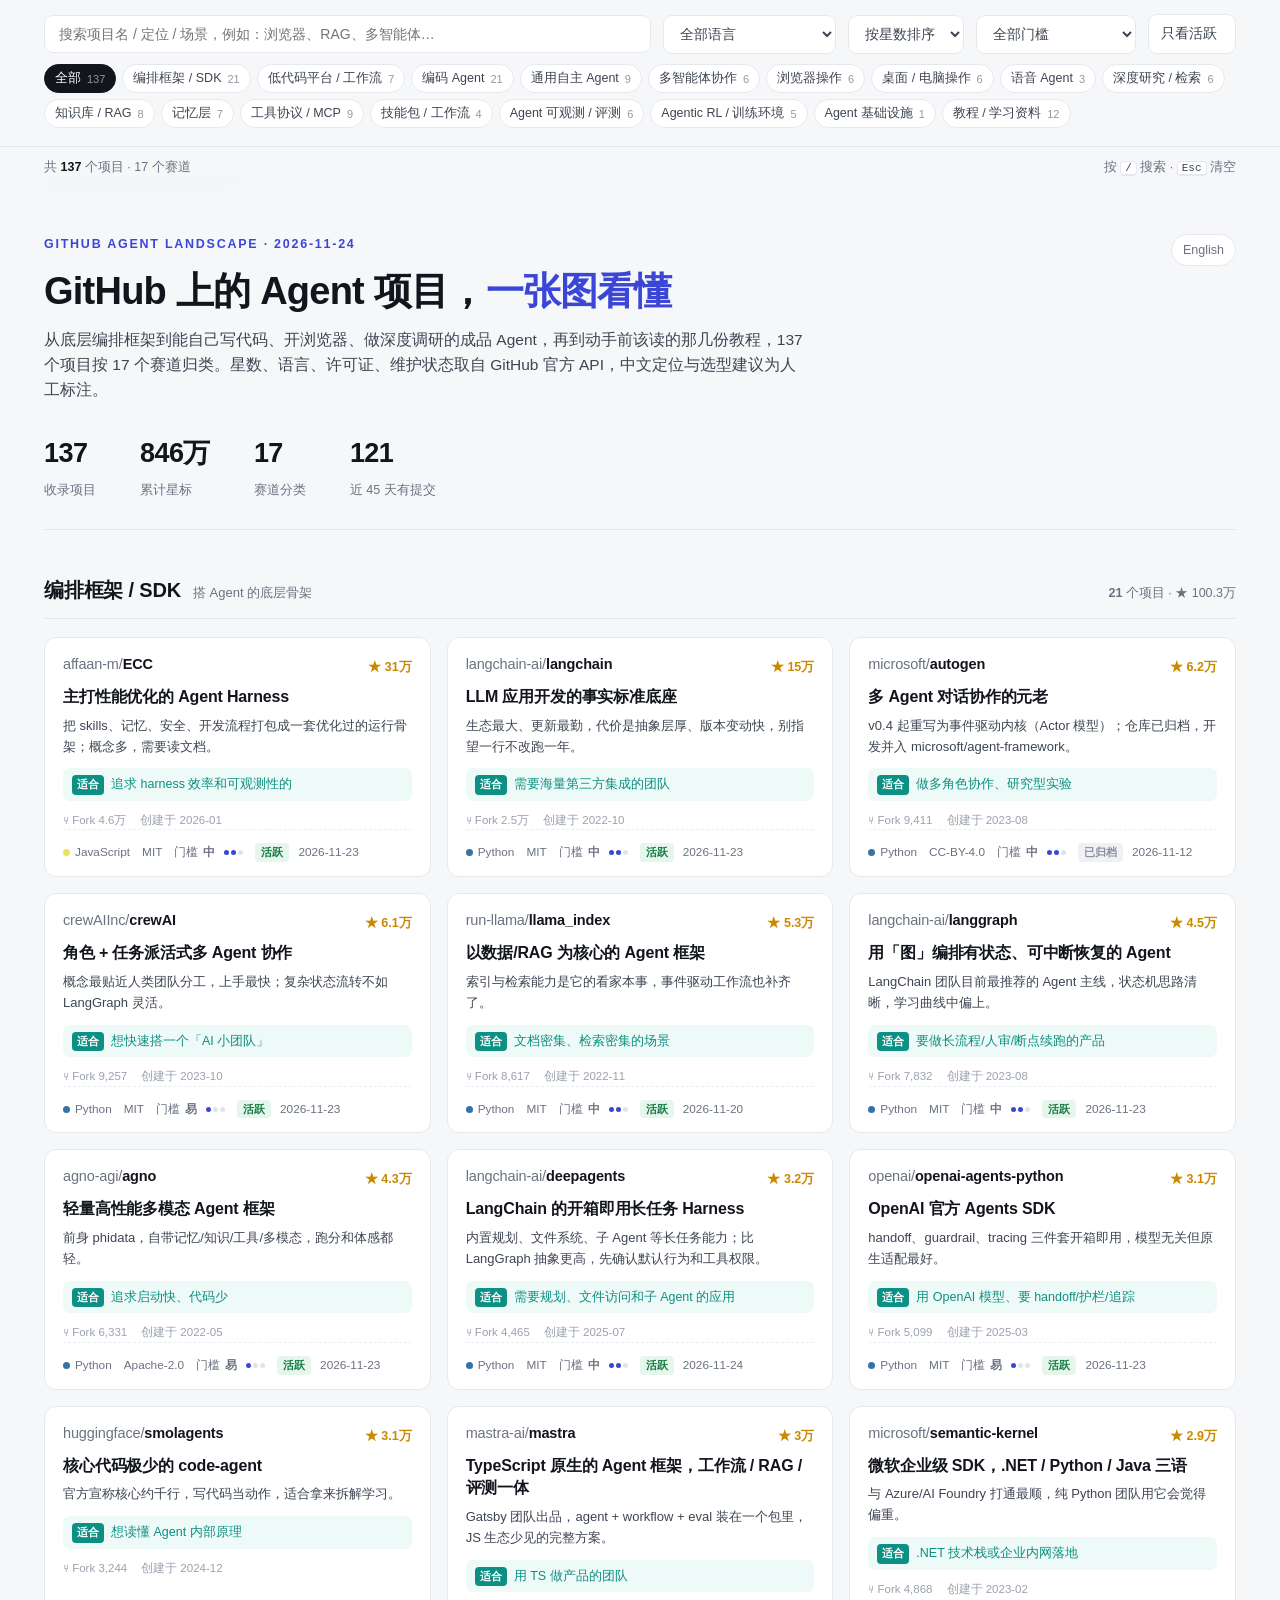
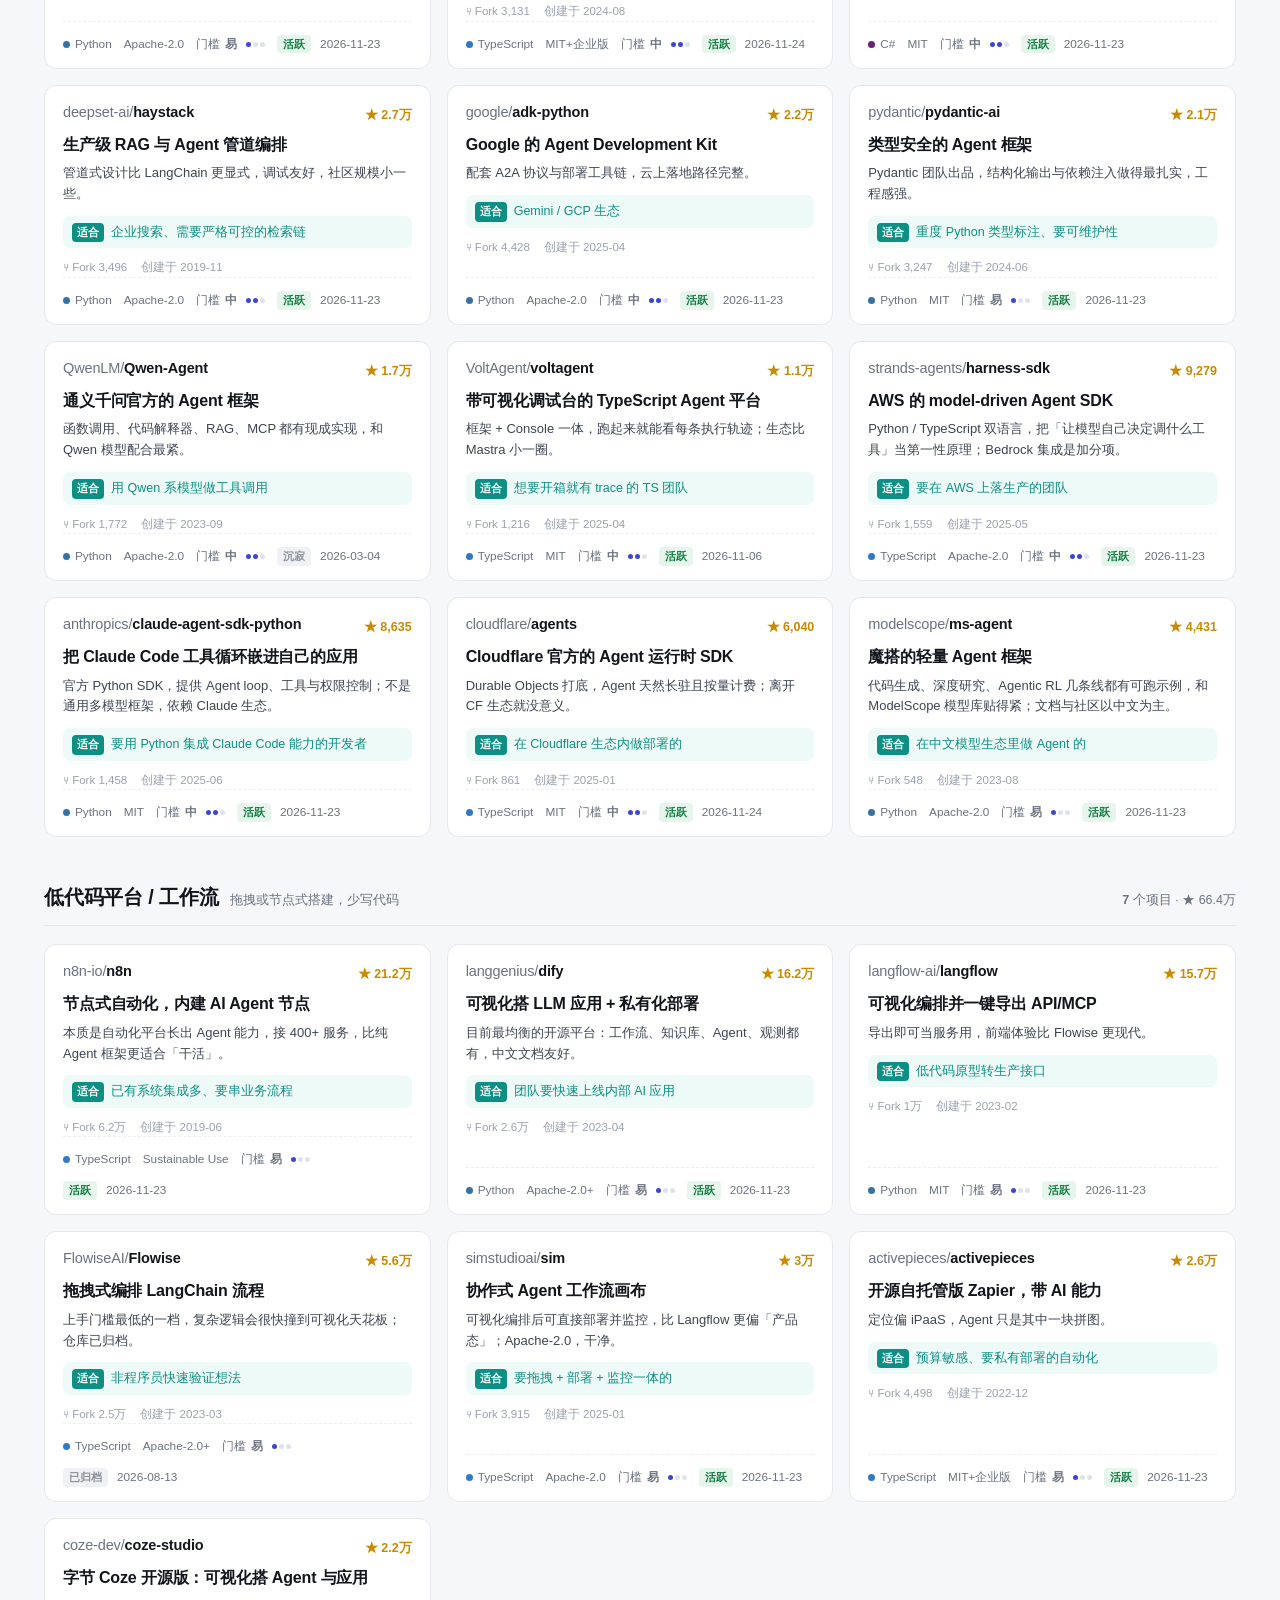
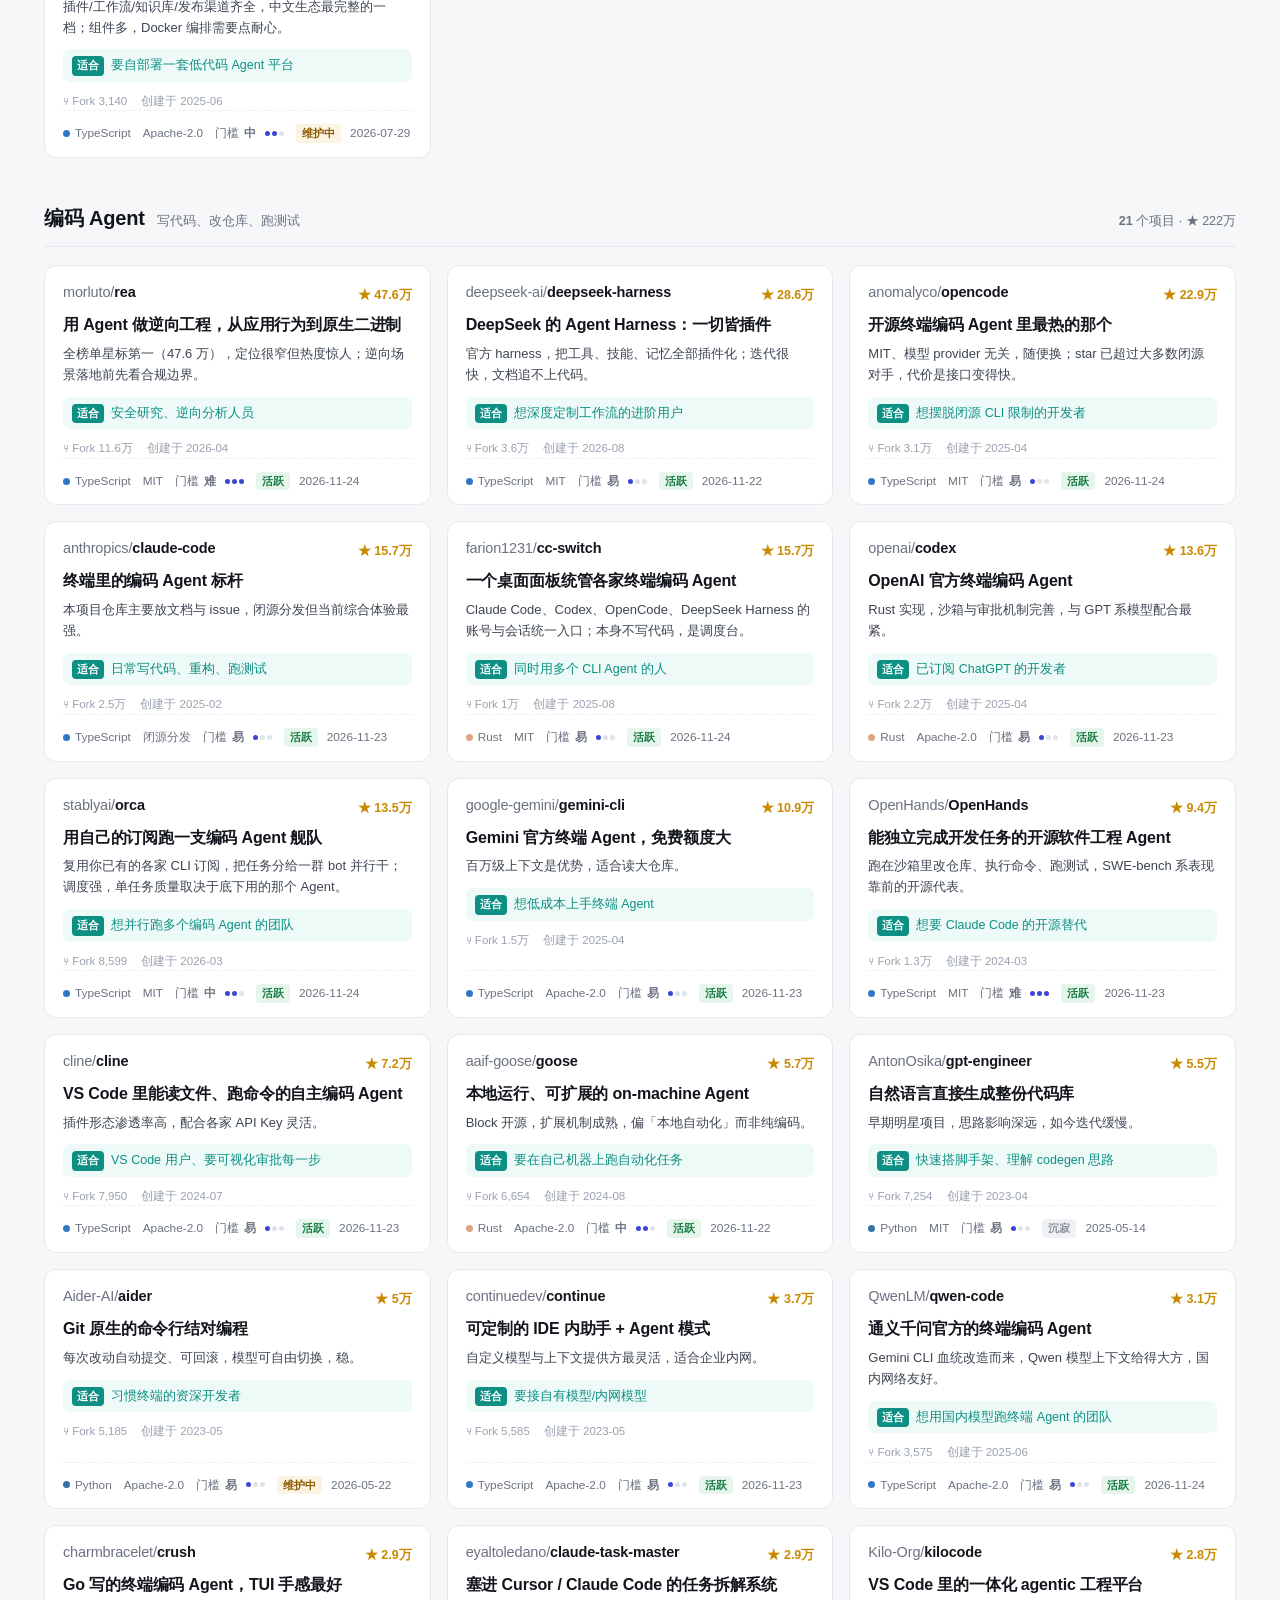
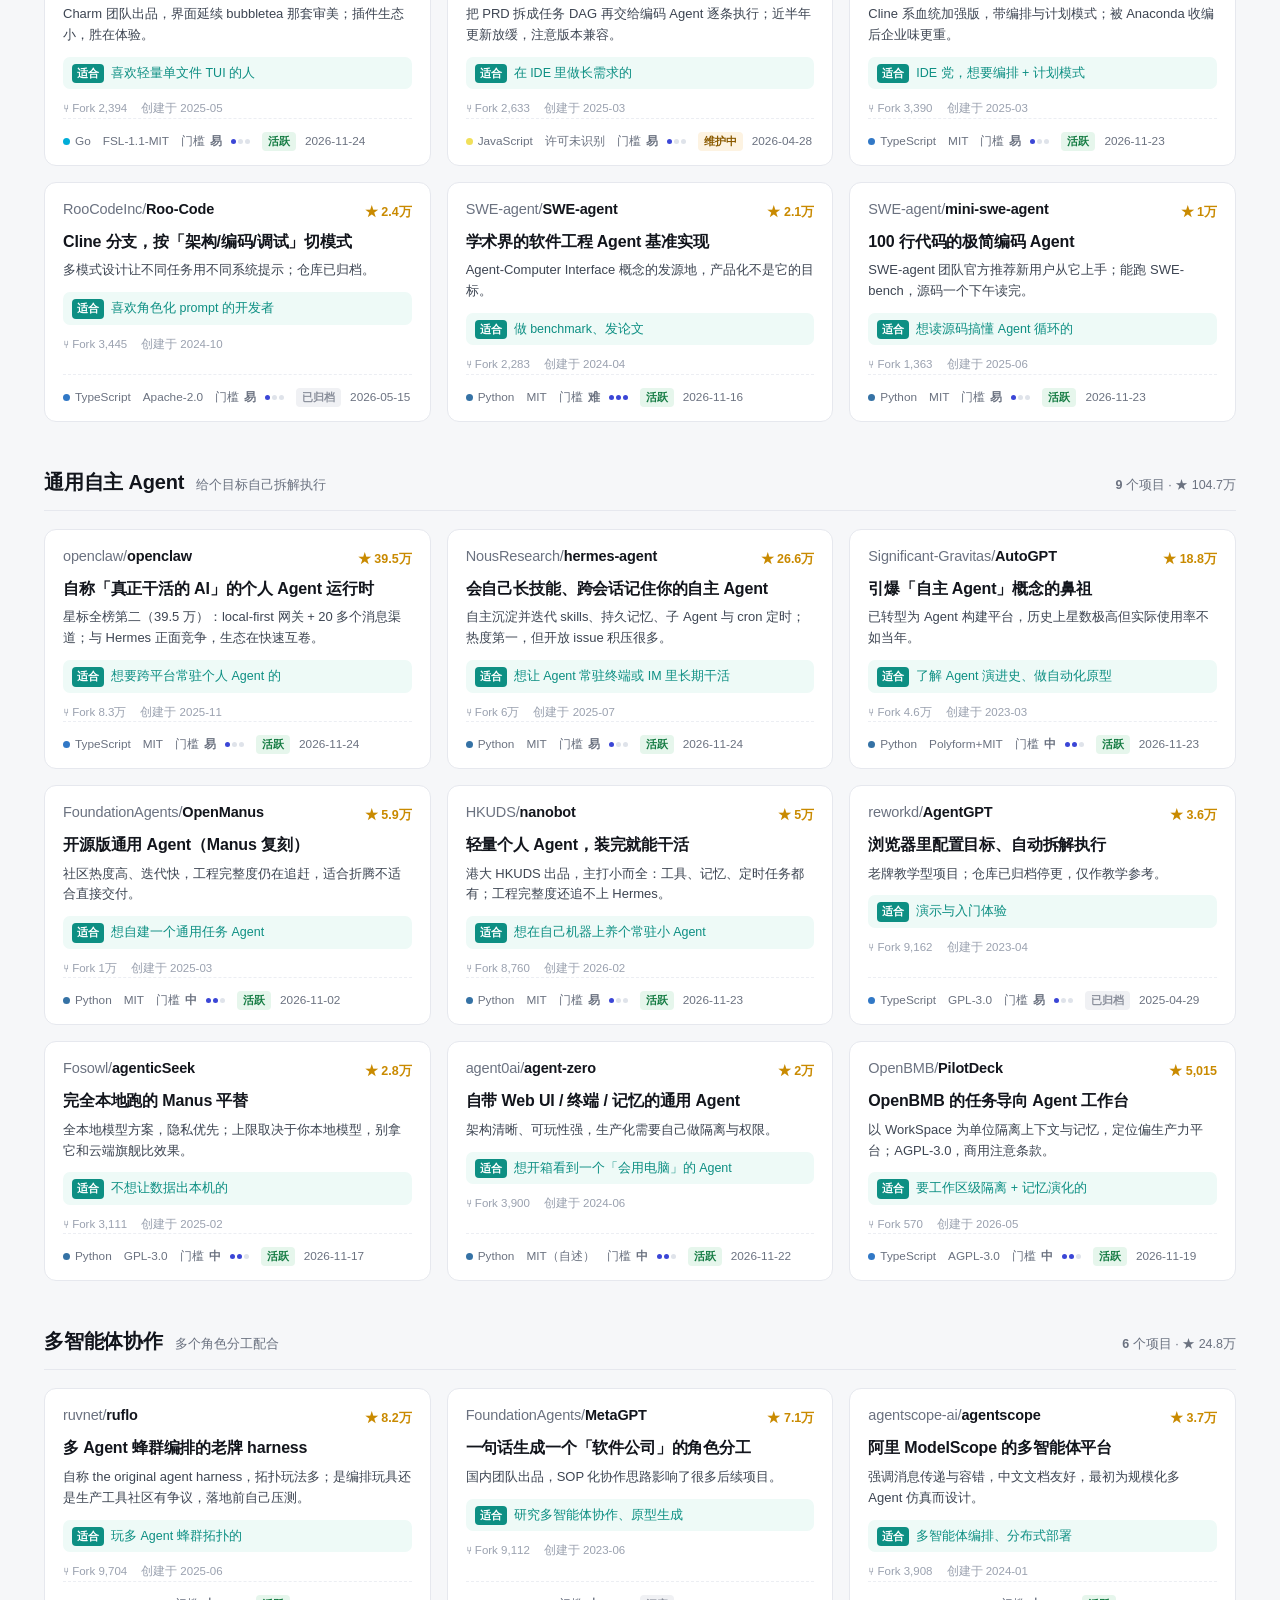
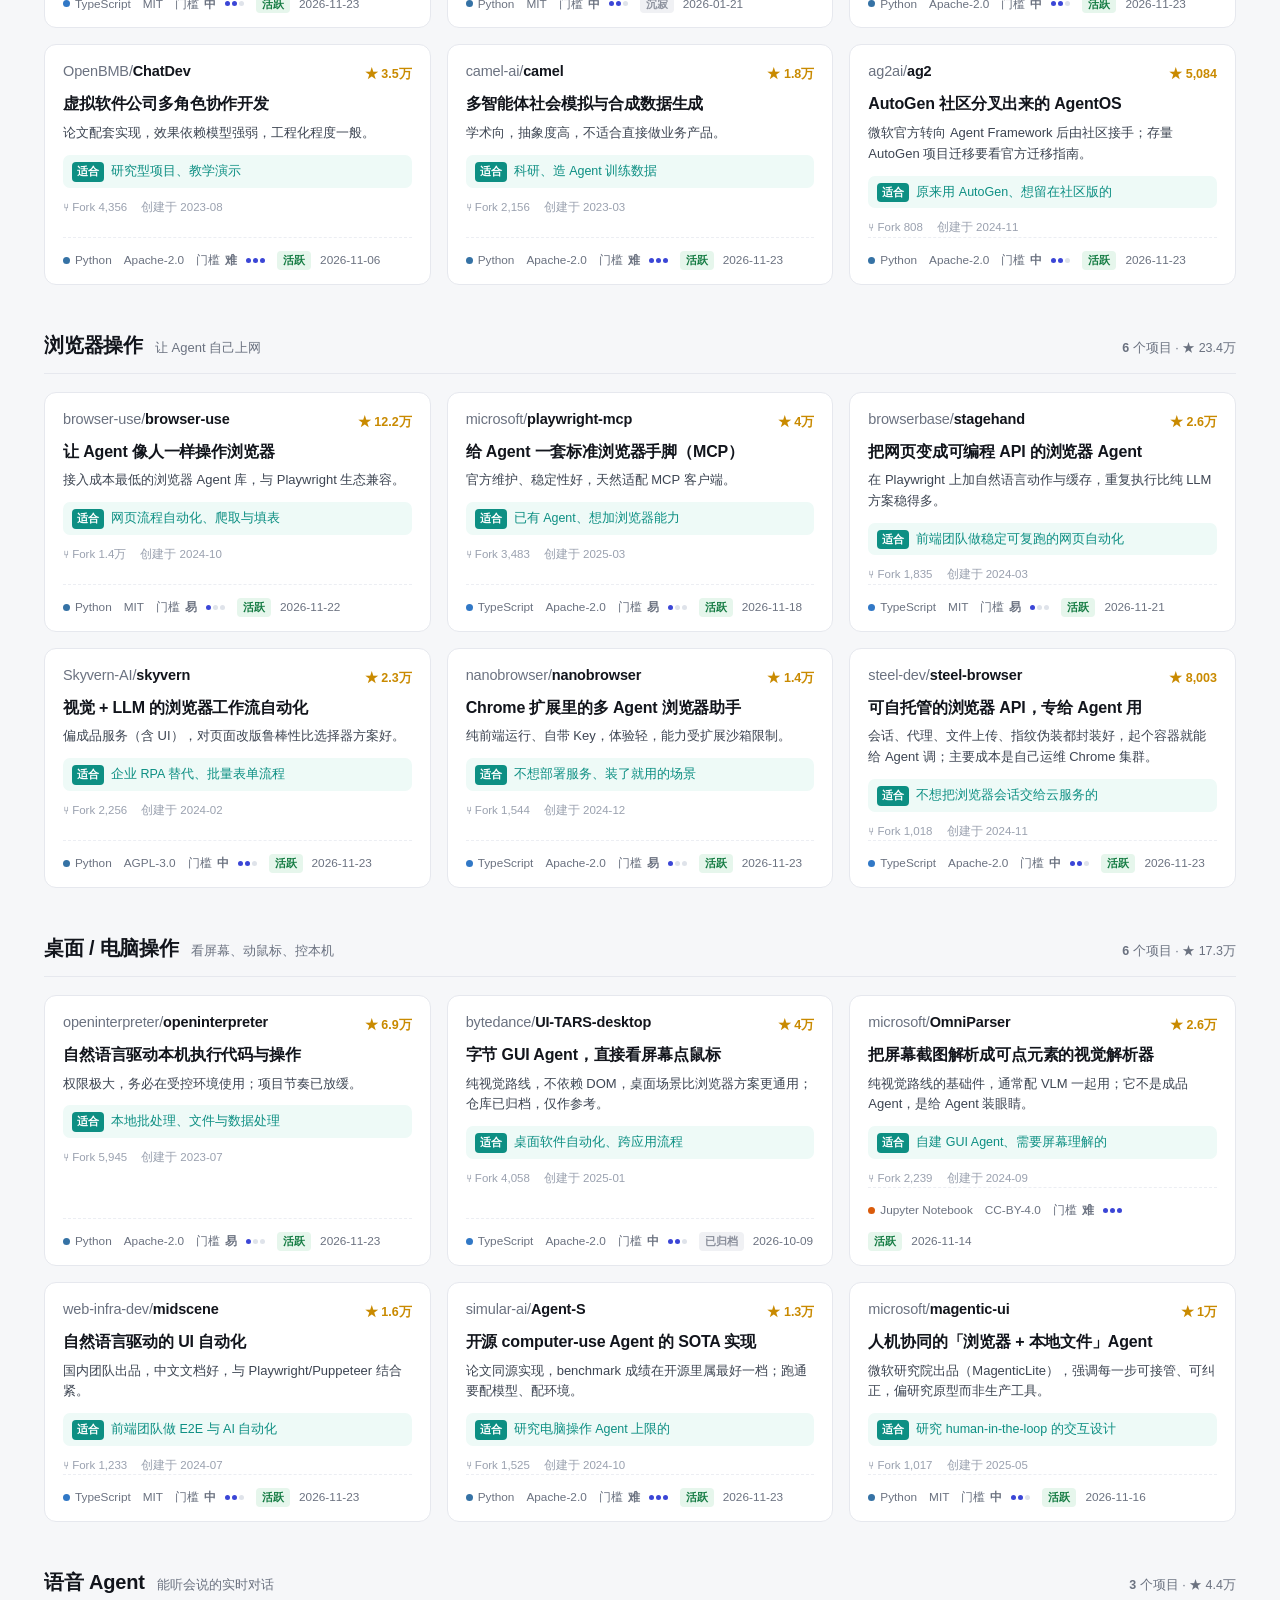
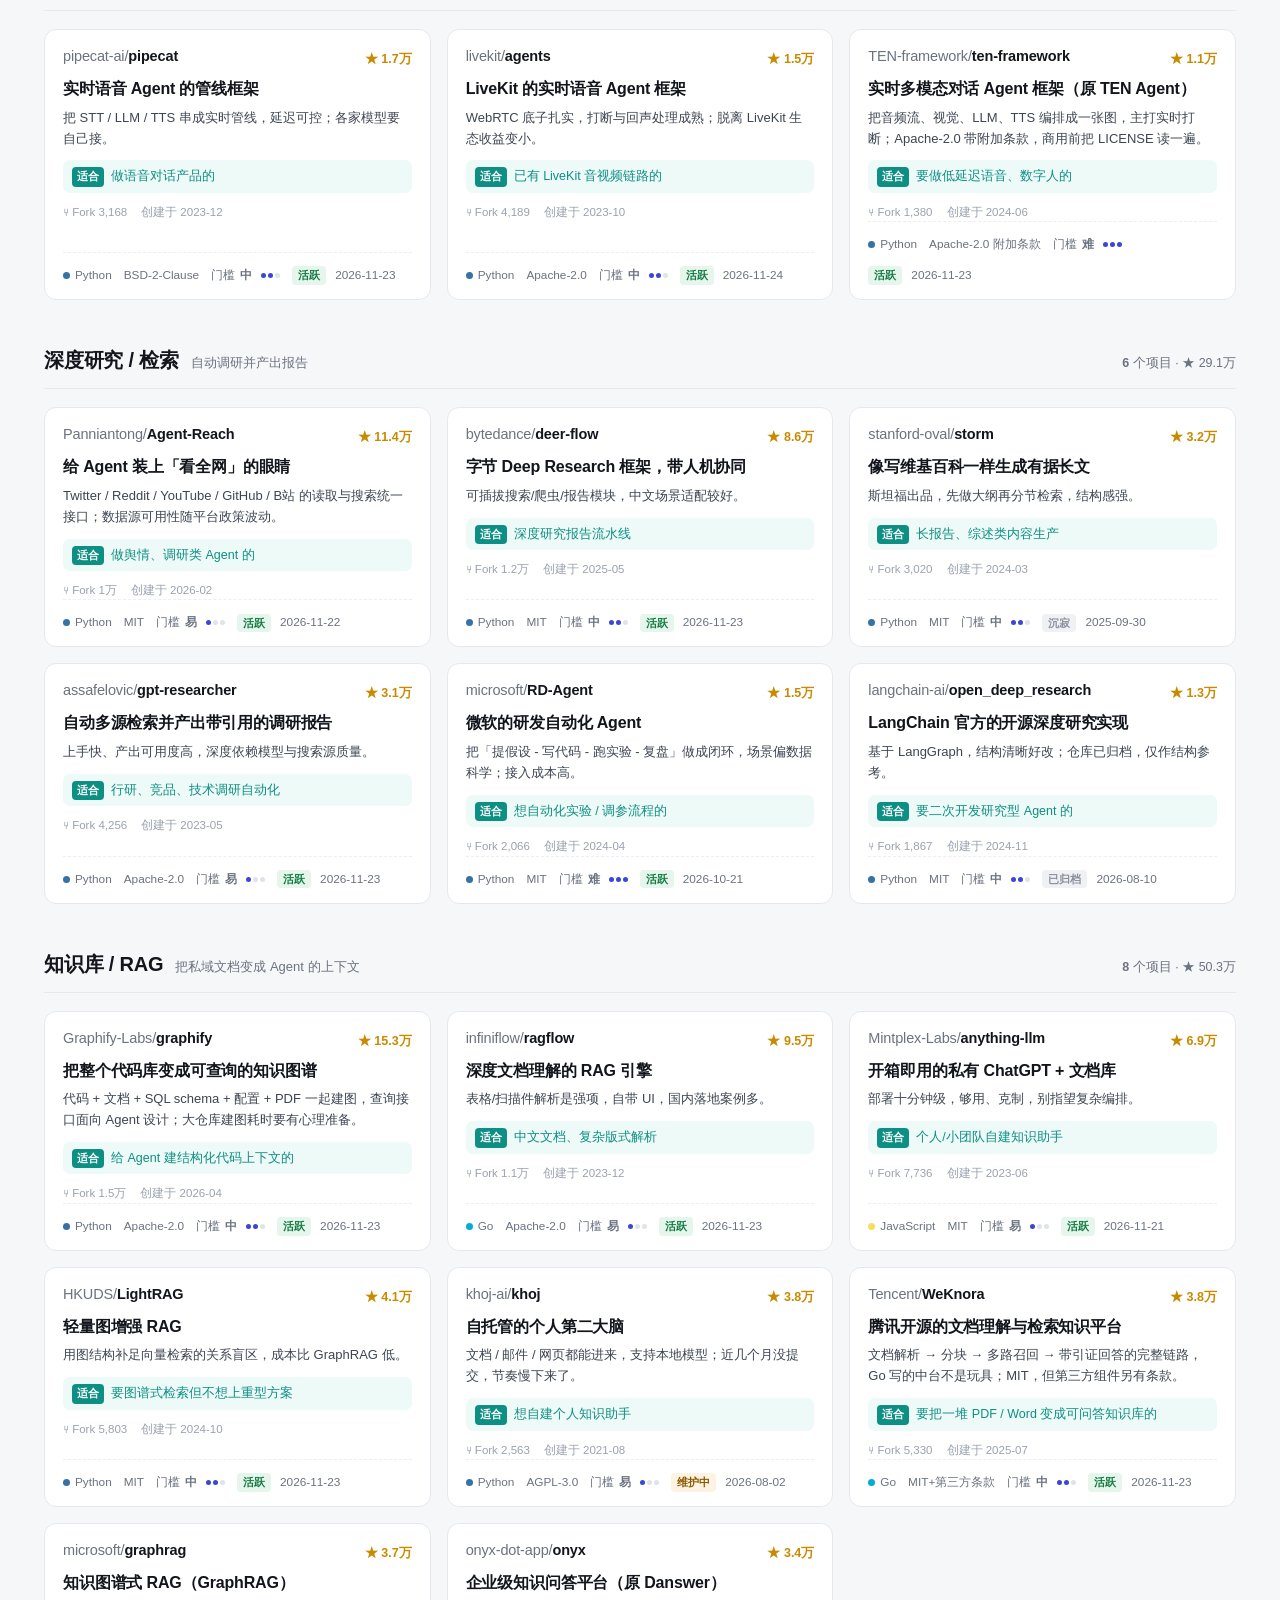
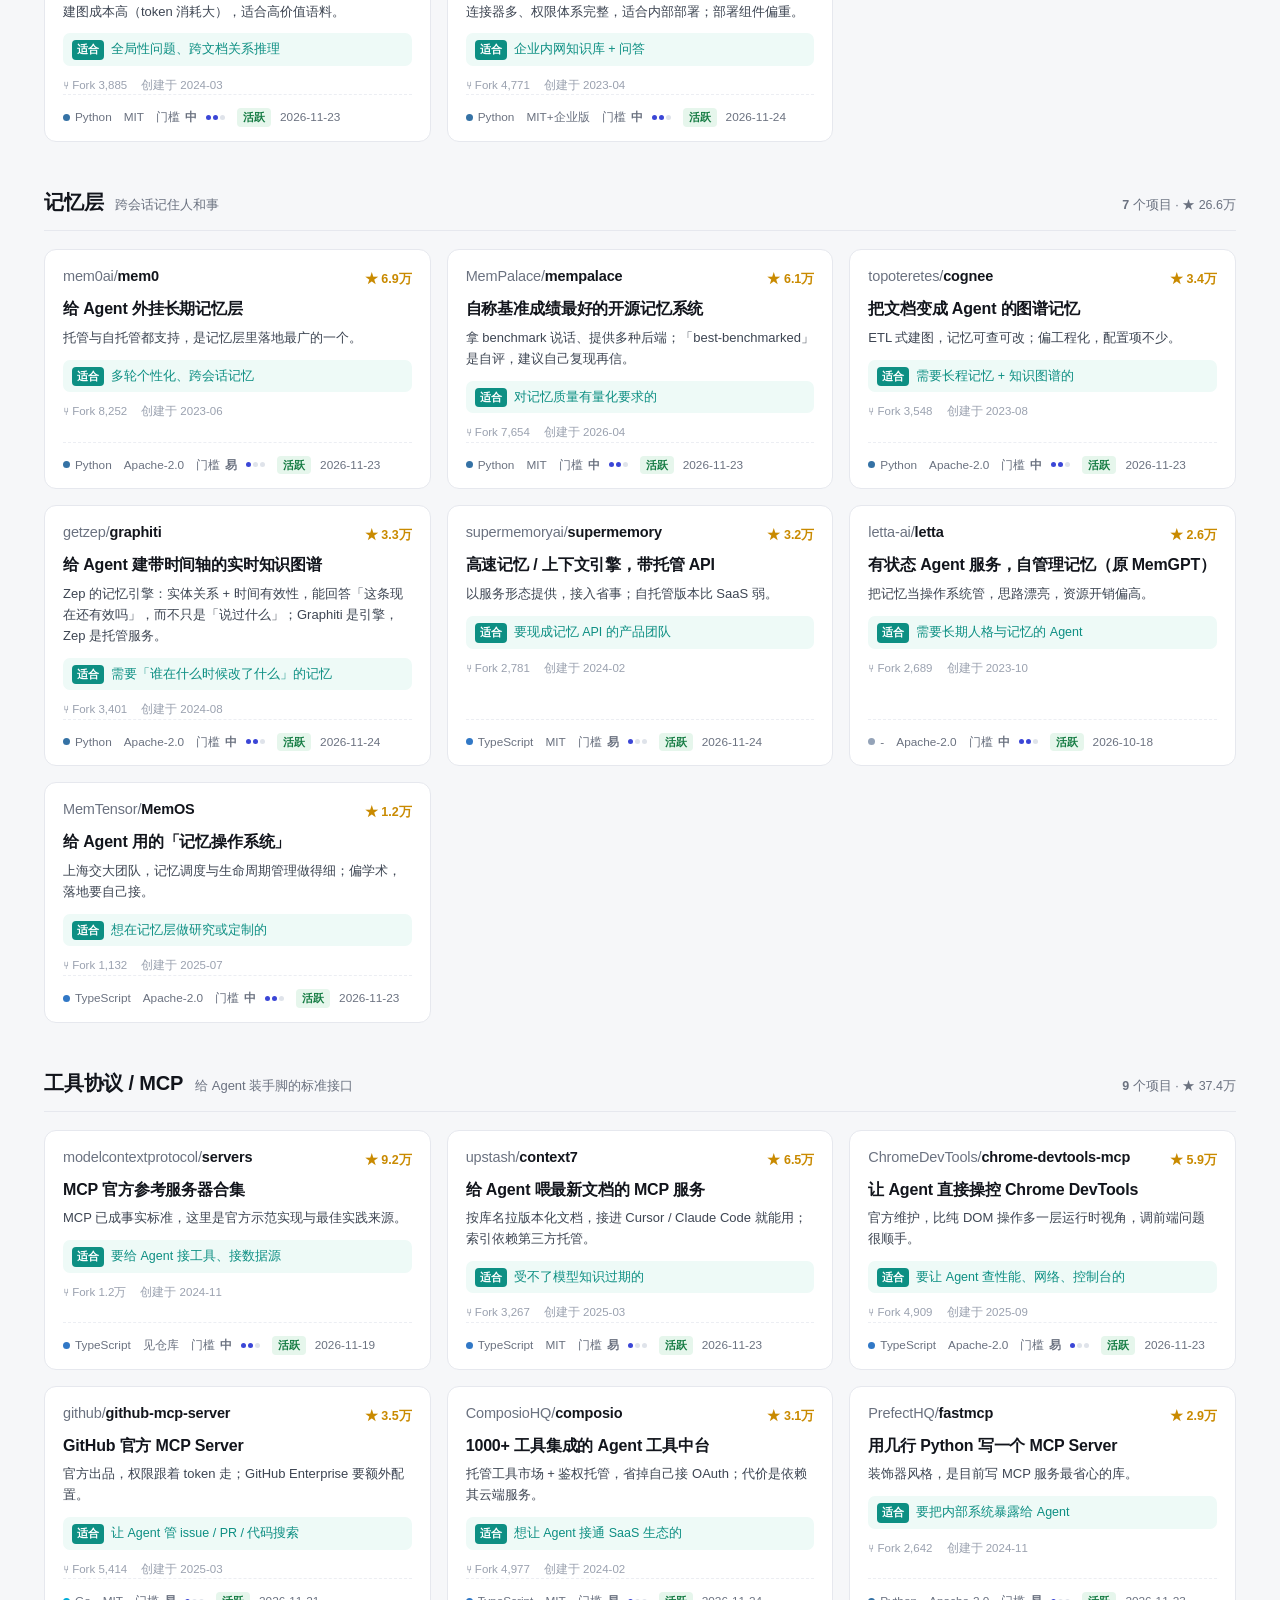
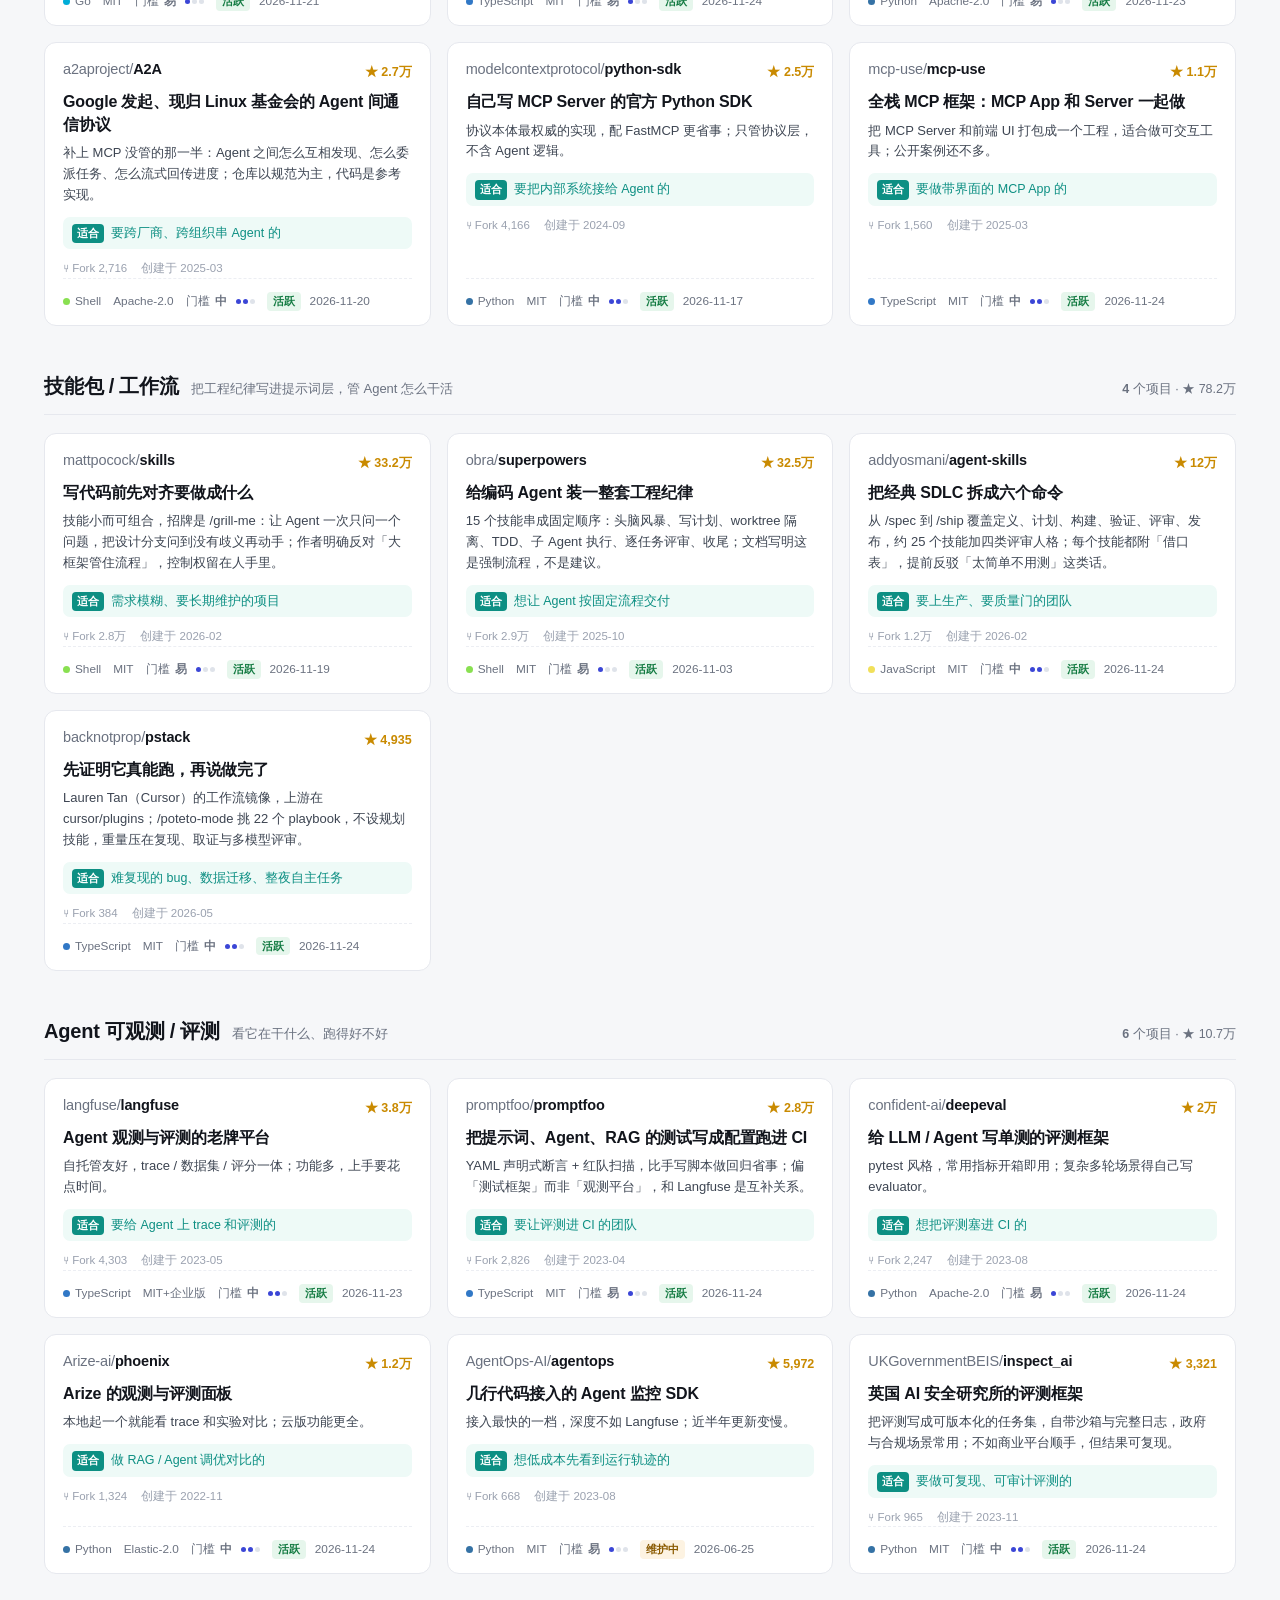
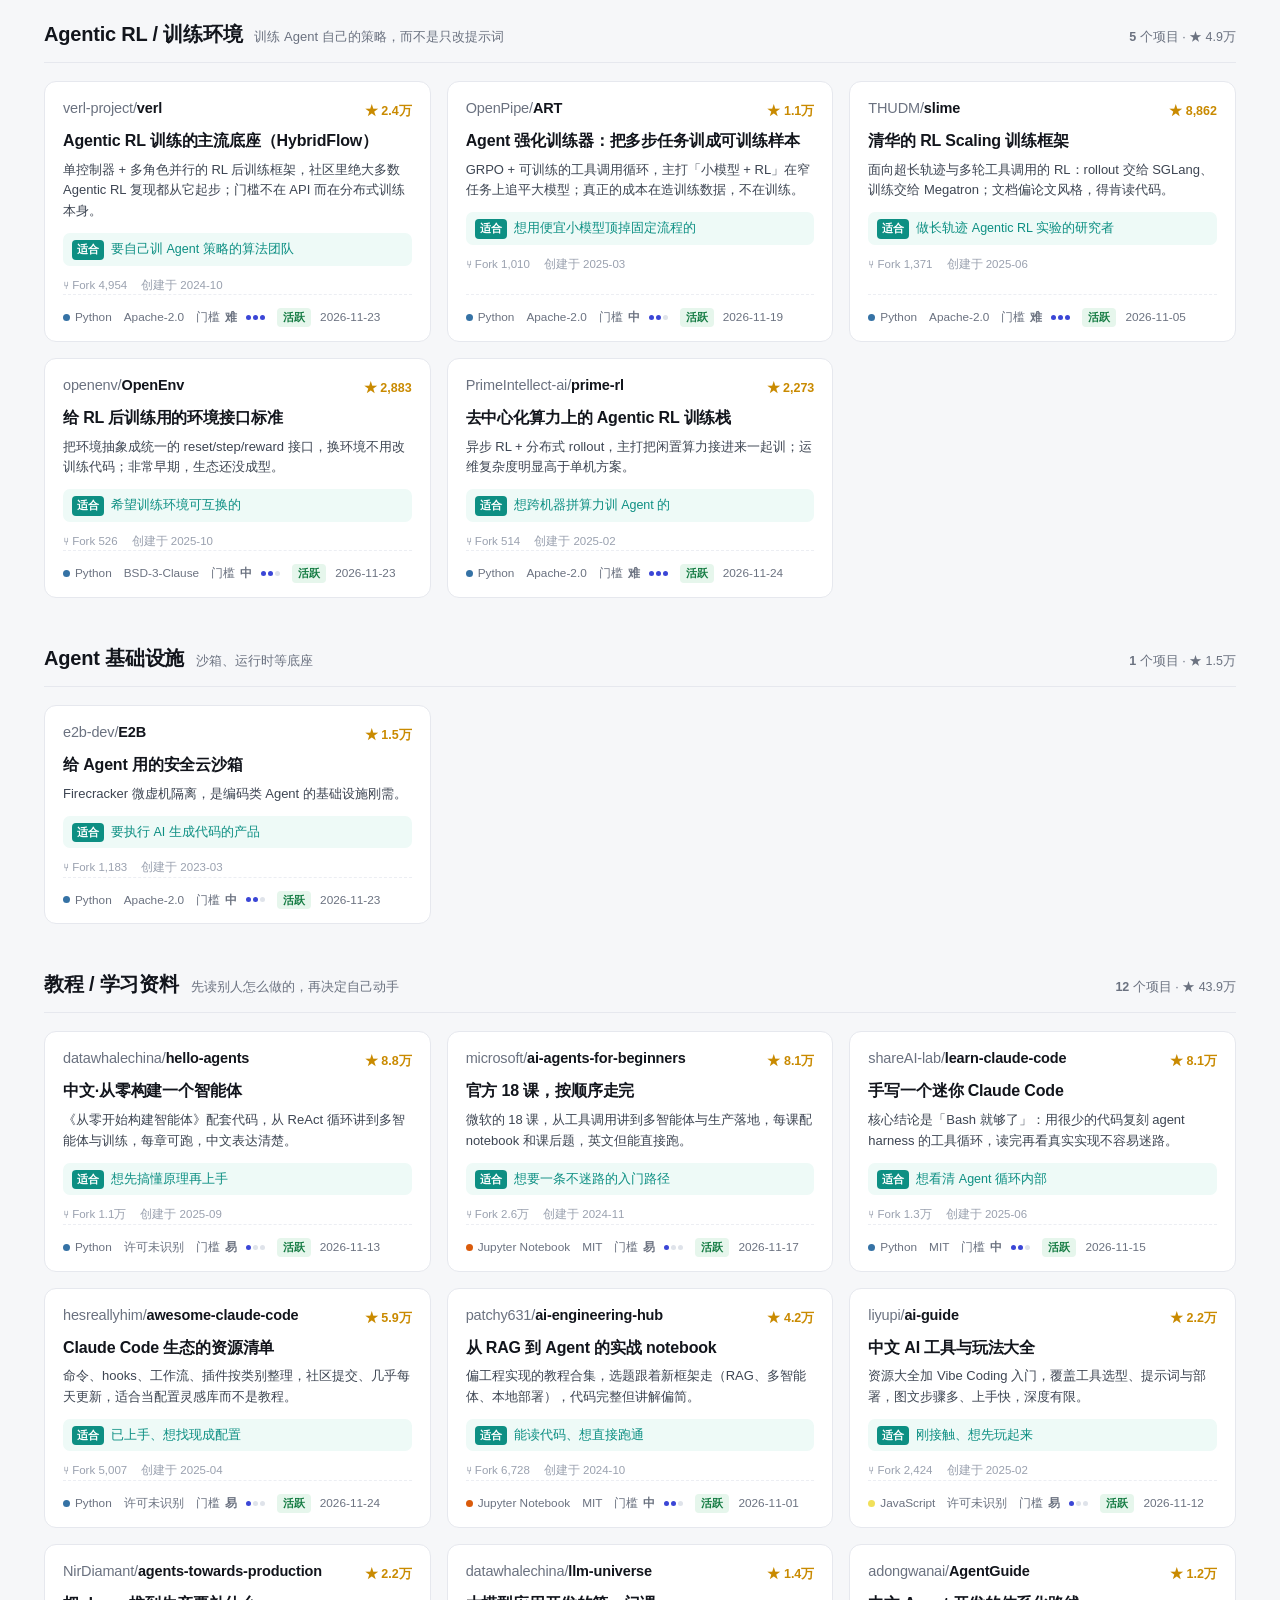
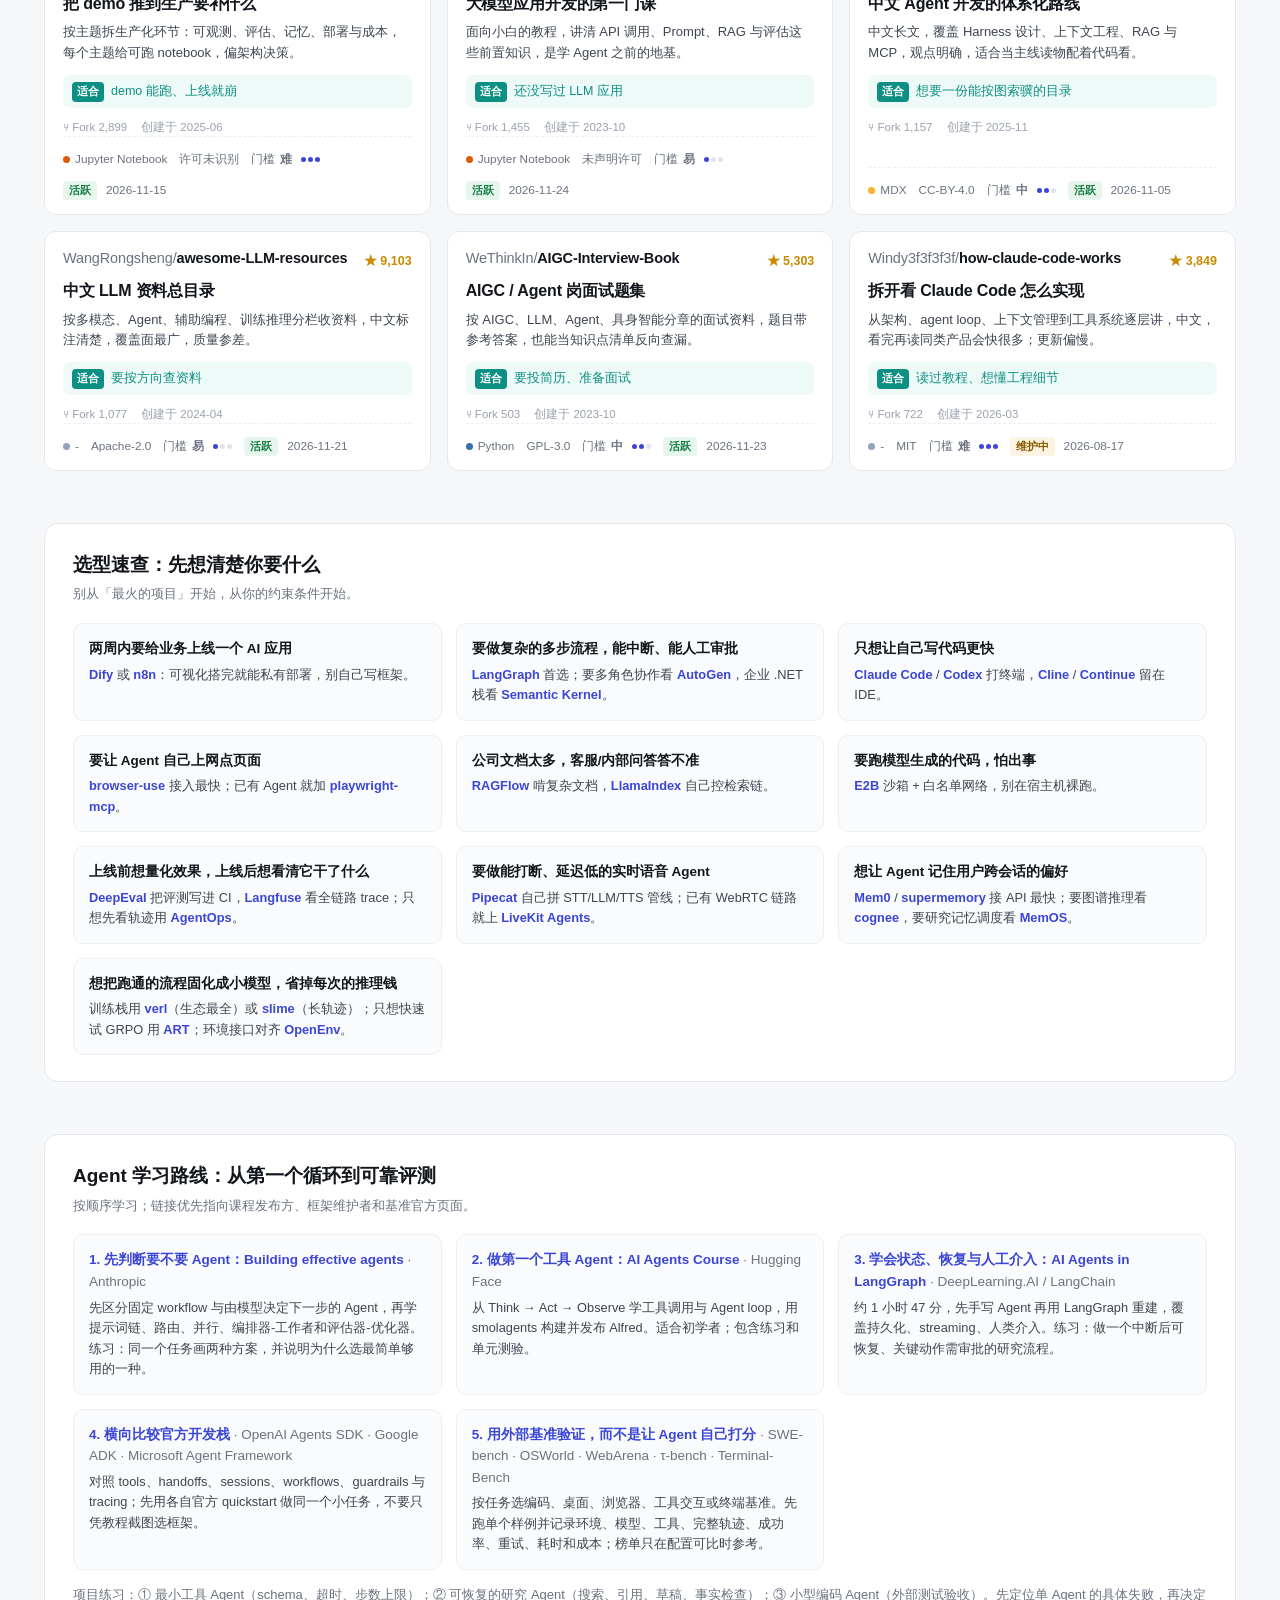
<file: index.html>
<!DOCTYPE html>
<html lang="zh-CN">
<head>
<meta charset="utf-8">
<meta name="viewport" content="width=device-width,initial-scale=1">
<title>GitHub Agent 项目全景图 · 2026-11-24</title>
<style>
*{box-sizing:border-box;margin:0;padding:0}
:root{
  --ink:#12151c; --ink2:#3d4552; --muted:#6b7280; --line:#e6e8ee;
  --bg:#f6f7f9; --card:#ffffff; --accent:#3b46d6; --accent-soft:#eef0ff;
  --star:#c98a00; --teal:#0d8f83;
}
body{
  font-family:-apple-system,BlinkMacSystemFont,"Segoe UI","PingFang SC","Hiragino Sans GB","Microsoft YaHei",sans-serif;
  background:var(--bg); color:var(--ink); line-height:1.6; -webkit-font-smoothing:antialiased;
}
.wrap{max-width:1240px;margin:0 auto;padding:0 24px 80px}

/* ---------- header ---------- */
header{padding:56px 0 28px;border-bottom:1px solid var(--line);background:
  radial-gradient(900px 240px at 8% -40%, #e9ebff 0%, rgba(246,247,249,0) 70%);}
.head{display:flex;justify-content:space-between;align-items:flex-start;gap:16px}
.langsw{font-size:12.5px;color:var(--muted);text-decoration:none;border:1px solid var(--line);border-radius:999px;
  padding:5px 11px;background:#fff;white-space:nowrap;transition:.15s;flex:none}
.langsw:hover{color:var(--ink);border-color:#c9cfe0}
.kicker{font-size:12.5px;letter-spacing:.14em;text-transform:uppercase;color:var(--accent);font-weight:650;margin-bottom:14px}
h1{font-size:38px;line-height:1.22;letter-spacing:-.02em;font-weight:800}
h1 em{font-style:normal;color:var(--accent);white-space:nowrap}
.lede{margin-top:14px;max-width:760px;font-size:15.5px;color:var(--ink2)}
.stats{display:flex;gap:44px;margin-top:30px;flex-wrap:wrap}
.stat b{display:block;font-size:27px;font-weight:780;letter-spacing:-.02em}
.stat span{font-size:12.5px;color:var(--muted)}

/* ---------- toolbar ---------- */
.toolbar{position:sticky;top:0;z-index:20;background:rgba(246,247,249,.92);
  backdrop-filter:blur(10px);border-bottom:1px solid var(--line);padding:14px 0}
.tb-in{max-width:1240px;margin:0 auto;padding:0 24px;display:flex;gap:12px;align-items:center;flex-wrap:wrap}
.tb-filters{display:flex;gap:12px;align-items:center;flex:0 0 auto;min-width:0}
.fbtn{display:none}
#q{flex:1 1 260px;min-width:200px;padding:10px 14px;border:1px solid var(--line);border-radius:9px;
  background:#fff;font-size:14px;font-family:inherit;color:var(--ink);outline:none}
#q:focus{border-color:var(--accent);box-shadow:0 0 0 3px var(--accent-soft)}
select{padding:10px 12px;border:1px solid var(--line);border-radius:9px;background:#fff;font-size:13.5px;
  font-family:inherit;color:var(--ink2);cursor:pointer;outline:none}
.chips{display:flex;gap:6px;flex-wrap:wrap;padding:10px 24px 4px;max-width:1240px;margin:0 auto}
.chip{border:1px solid var(--line);background:#fff;color:var(--ink2);font-size:12.5px;padding:5px 10px;
  border-radius:999px;cursor:pointer;font-family:inherit;transition:.15s;display:inline-flex;gap:6px;align-items:center}
.chip:hover{border-color:#c9cfe0;color:var(--ink)}
.chip.on{background:var(--ink);color:#fff;border-color:var(--ink)}
.chip i{font-style:normal;font-size:11px;opacity:.55}
.tgl{border:1px solid var(--line);background:#fff;color:var(--ink2);font-size:13.5px;padding:10px 12px;
  border-radius:9px;cursor:pointer;font-family:inherit;display:inline-flex;gap:6px;align-items:center;transition:.15s;
  white-space:nowrap}
.tgl:hover{border-color:#c9cfe0;color:var(--ink)}
.tgl[aria-pressed="true"]{background:var(--ink);color:#fff;border-color:var(--ink)}
.tgl i{font-style:normal;font-size:11px;opacity:.55}
.tgl[aria-pressed="true"] i{opacity:.7}
#reset{display:none;border:1px solid transparent;background:transparent;color:var(--accent);font-size:13px;
  font-family:inherit;cursor:pointer;padding:8px 6px;border-radius:8px}
#reset:hover{background:var(--accent-soft)}
#reset.on{display:inline-block}
.toolbar.scrolled{box-shadow:0 1px 0 var(--line),0 8px 20px -16px rgba(24,32,60,.45)}
.count-line{max-width:1240px;margin:10px auto 0;padding:0 24px;font-size:12.5px;color:var(--muted);
  display:flex;gap:10px;align-items:center;flex-wrap:wrap}
.count-line b{color:var(--ink);font-weight:650;font-variant-numeric:tabular-nums}
.count-line kbd{font-family:ui-monospace,SFMono-Regular,Menlo,monospace;font-size:11px;border:1px solid var(--line);
  border-bottom-width:2px;border-radius:4px;padding:0 4px;background:#fff;color:var(--ink2)}
.count-line .hint{margin-left:auto}
@media(max-width:760px){.count-line .hint{display:none}}
mark{background:#fff2b8;color:inherit;border-radius:3px;padding:0 1px}
.tag-hit{font-size:10.5px;color:var(--muted);border:1px solid var(--line);border-radius:999px;
  padding:0 6px;margin-left:6px;background:#fbfbfd;vertical-align:1px;white-space:nowrap}

/* ---------- groups ---------- */
.group{margin-top:44px}
.group-head{display:flex;align-items:baseline;gap:12px;padding-bottom:12px;border-bottom:1px solid var(--line);flex-wrap:wrap}
.group-head h2{font-size:20px;font-weight:750;letter-spacing:-.01em}
.gsub{font-size:13px;color:var(--muted)}
.gcount{margin-left:auto;font-size:12.5px;color:var(--muted);font-variant-numeric:tabular-nums}
.grid{display:grid;grid-template-columns:repeat(auto-fill,minmax(340px,1fr));gap:16px;margin-top:18px}

/* ---------- card ---------- */
.card{background:var(--card);border:1px solid var(--line);border-radius:12px;padding:17px 18px 14px;
  display:flex;flex-direction:column;transition:.18s;position:relative}
.card:hover{border-color:#c6cde0;box-shadow:0 6px 22px -12px rgba(24,32,60,.28);transform:translateY(-2px)}
.card-top{display:flex;justify-content:space-between;align-items:flex-start;gap:10px}
.repo{text-decoration:none;font-size:14.5px;letter-spacing:-.01em;line-height:1.35}
.owner{color:var(--muted);font-weight:500}
.name{color:var(--ink);font-weight:700}
.repo:hover .name{color:var(--accent)}
.stars{font-size:12.5px;color:var(--star);font-weight:700;white-space:nowrap;
  font-variant-numeric:tabular-nums;padding-top:2px}
.pitch{font-size:16px;font-weight:720;line-height:1.42;margin-top:9px;letter-spacing:-.01em}
.note{font-size:13px;color:var(--ink2);margin-top:7px}
.fit{font-size:12.5px;color:var(--teal);background:#eefaf7;border-radius:7px;padding:6px 9px;margin-top:11px;
  display:flex;gap:7px;align-items:baseline}
.fitk{font-size:11px;background:var(--teal);color:#fff;border-radius:4px;padding:1px 5px;font-weight:600;flex:none}
.card-foot{display:flex;gap:12px;align-items:center;flex-wrap:wrap;margin-top:auto;padding-top:13px;
  font-size:11.8px;color:var(--muted);border-top:1px dashed #eceef3}
.meta-item{display:inline-flex;align-items:center;gap:5px}
.ldot{width:7px;height:7px;border-radius:50%;display:inline-block}
.dots{display:inline-flex;gap:2px;margin-left:4px}
.dot{width:5px;height:5px;border-radius:50%;background:#dfe3ea;display:inline-block}
.dot.on{background:var(--accent)}
.s{font-size:10.5px;padding:1px 6px;border-radius:4px;font-weight:600;margin-right:4px}
.s-on{background:#e6f6ec;color:#127a41}
.s-mid{background:#fdf3e2;color:#8a5a00}
.s-off{background:#f0f1f4;color:#8b909c}
.topics{display:flex;gap:14px;flex-wrap:wrap;margin-top:10px;font-size:11.5px;color:#9aa1af}

/* ---------- misc blocks ---------- */
.pick{margin-top:52px;background:#fff;border:1px solid var(--line);border-radius:14px;padding:26px 28px}
.pick h2{font-size:19px;font-weight:750;margin-bottom:4px}
.pick p.sub{font-size:13px;color:var(--muted);margin-bottom:18px}
.pick-row{display:grid;grid-template-columns:repeat(auto-fit,minmax(320px,1fr));gap:14px}
.pick-item{background:#fafbfc;border:1px solid #eef0f4;border-radius:10px;padding:14px 15px}
.pick-q{font-size:13.5px;font-weight:700;margin-bottom:5px}
.pick-a{font-size:12.8px;color:var(--ink2)}
.pick-a b{color:var(--accent);font-weight:650}
footer{margin-top:44px;padding-top:22px;border-top:1px solid var(--line);font-size:12.5px;color:var(--muted)}
footer p+p{margin-top:7px}

/* ---------- 页脚：微信二维码 ---------- */
.connect{display:flex;gap:18px;align-items:center;margin-top:20px;padding:18px 20px;max-width:620px;
  background:var(--card);border:1px solid var(--line);border-radius:14px;
  font-size:13px;color:var(--ink2);line-height:1.6}
.connect .qr{width:128px;height:128px;flex:none;background:#fff;border:1px solid var(--line);border-radius:8px;
  cursor:zoom-in;transition:width .18s ease,height .18s ease}
.connect.open .qr{width:280px;height:280px;cursor:zoom-out;border-color:#c9cfe0}
.connect-body{min-width:0}
.connect-title{font-size:14.5px;font-weight:650;color:var(--ink);margin-bottom:5px}
.connect-body p{margin:0}
.connect-body p+p{margin-top:6px}
.connect-meta{color:var(--muted);font-size:12px}
.empty{padding:60px 0;text-align:center;color:var(--muted);font-size:14px;display:none}
.empty button{border:1px solid var(--line);background:#fff;color:var(--accent);font-family:inherit;font-size:13.5px;
  padding:6px 12px;border-radius:8px;cursor:pointer;margin:0 6px}
.empty button:hover{background:var(--accent-soft);border-color:#c9cfe0}
@media(max-width:640px){
  .wrap{padding:0 16px 56px}
  header{padding:30px 0 20px}
  h1{font-size:26px;line-height:1.28}
  /* kicker 在 390 宽会和右上角语言按钮抢位置，压小字号与字距让它回到一行 */
  .kicker{font-size:10.5px;letter-spacing:.08em;margin-bottom:10px}
  .langsw{font-size:12px;padding:4px 10px}
  .lede{font-size:14.5px;margin-top:12px}
  .stats{display:grid;grid-template-columns:1fr 1fr;gap:14px 18px;margin-top:24px}
  .stat b{font-size:24px}
  .stat span{font-size:12px}

  /* 吸顶栏收紧：只留搜索 + 赛道 chips，语言/排序/门槛/只看活跃收进「筛选」面板，
     否则四条控件竖排会把吸顶栏撑到 180px，手机上等于吃掉小半个屏 */
  .toolbar{padding:8px 0 0}
  .tb-in{padding:0 16px;gap:8px;flex-wrap:nowrap}
  #q{flex:1 1 auto;min-width:0;padding:9px 12px;font-size:13.5px}
  .fbtn{display:inline-flex;align-items:center;gap:5px;flex:none;padding:9px 12px;cursor:pointer;
    border:1px solid var(--line);border-radius:9px;background:#fff;color:var(--ink2);
    font-family:inherit;font-size:13px;white-space:nowrap}
  .fbtn i{font-style:normal;font-size:10.5px;line-height:15px;min-width:15px;padding:0 4px;text-align:center;
    border-radius:999px;background:var(--accent);color:#fff;display:none}
  .fbtn.has i{display:inline-block}
  .fbtn[aria-expanded="true"]{border-color:#c9cfe0;color:var(--ink)}
  .tb-filters{position:absolute;left:0;right:0;top:100%;display:none;flex-wrap:wrap;gap:8px;z-index:2;
    padding:12px 16px;background:#fff;border-bottom:1px solid var(--line);border-radius:0 0 14px 14px;
    box-shadow:0 18px 30px -22px rgba(24,32,60,.65)}
  .tb-filters.open{display:flex}
  .tb-filters select,.tb-filters .tgl{flex:1 1 calc(50% - 4px);min-width:0;padding:9px 10px;font-size:13px}
  .tb-filters #reset{flex:1 1 100%;justify-content:center;border:1px solid var(--line);background:#fff;
    padding:9px;border-radius:9px}
  .chips{flex-wrap:nowrap;overflow-x:auto;overscroll-behavior-x:contain;padding:8px 16px 2px;
    scrollbar-width:none;-webkit-overflow-scrolling:touch}
  .chips::-webkit-scrollbar{display:none}
  .chip{flex:0 0 auto}
  .count-line{padding:0 16px;margin-top:8px}
  .count-line .hint{display:none}

  .group{margin-top:30px}
  .group-head{gap:8px;padding-bottom:10px}
  .group-head h2{font-size:17px}
  .gsub{font-size:12px}
  .gcount{font-size:12px}
  .grid{grid-template-columns:1fr;gap:11px;margin-top:14px}

  .card{padding:14px 15px 12px}
  .repo{font-size:13.5px;overflow-wrap:anywhere}
  .pitch{font-size:15px;margin-top:7px}
  .note{font-size:12.8px;margin-top:6px}
  .fit{font-size:12px;margin-top:9px;padding:5px 8px}
  .card-foot{gap:10px;padding-top:11px;font-size:11.5px}

  .pick{margin-top:34px;padding:20px 16px}
  .pick h2{font-size:17px}
  .pick p.sub{font-size:12.5px;margin-bottom:14px}
  .pick-row{grid-template-columns:1fr;gap:10px}
  .pick-item{padding:12px 13px}
  .pick-q{font-size:13px}
  .pick-a{font-size:12.5px}

  footer{font-size:12px}
  /* 窄屏二维码卡片竖排，码本身放大到 148px，手机对着屏幕扫更稳 */
  .connect{flex-direction:column;align-items:flex-start;gap:14px;padding:16px}
  .connect .qr{width:148px;height:148px}
  .connect.open .qr{width:260px;height:260px}
}
</style>
</head>
<body>
<div class="toolbar">
  <div class="tb-in">
    <input id="q" type="search" placeholder="搜索项目名 / 定位 / 场景，例如：浏览器、RAG、多智能体…">
    <div class="tb-filters" id="tbFilters">
      <select id="lang"><option value="">全部语言</option><option value="Python">Python (71)</option><option value="TypeScript">TypeScript (41)</option><option value="JavaScript">JavaScript (5)</option><option value="Jupyter Notebook">Jupyter Notebook (5)</option><option value="Go">Go (4)</option><option value="Rust">Rust (3)</option><option value="Shell">Shell (3)</option><option value="-">- (3)</option><option value="C#">C# (1)</option><option value="MDX">MDX (1)</option></select>
      <select id="sort">
        <option value="stars">按星数排序</option>
        <option value="upd">按最近更新</option>
      </select>
      <select id="diff">
        <option value="">全部门槛</option>
        <option value="easy">门槛 易 · 装完能跑</option>
        <option value="medium">门槛 中 · 要改代码</option>
        <option value="hard">门槛 难 · 要懂架构</option>
      </select>
      <button class="tgl" id="act" aria-pressed="false" title="只留 45 天内有提交的项目">只看活跃<i></i></button>
      <button id="reset">重置</button>
    </div>
    <button class="fbtn" id="fbtn" type="button" aria-expanded="false" aria-controls="tbFilters">筛选<i id="fcount">0</i></button>
  </div>
  <div class="chips"><button type="button" class="chip on" data-cat="all" aria-pressed="true">全部<i>137</i></button><button type="button" class="chip" data-cat="framework" aria-pressed="false">编排框架 / SDK<i>21</i></button><button type="button" class="chip" data-cat="platform" aria-pressed="false">低代码平台 / 工作流<i>7</i></button><button type="button" class="chip" data-cat="coding" aria-pressed="false">编码 Agent<i>21</i></button><button type="button" class="chip" data-cat="auto" aria-pressed="false">通用自主 Agent<i>9</i></button><button type="button" class="chip" data-cat="multi" aria-pressed="false">多智能体协作<i>6</i></button><button type="button" class="chip" data-cat="browser" aria-pressed="false">浏览器操作<i>6</i></button><button type="button" class="chip" data-cat="desktop" aria-pressed="false">桌面 / 电脑操作<i>6</i></button><button type="button" class="chip" data-cat="voice" aria-pressed="false">语音 Agent<i>3</i></button><button type="button" class="chip" data-cat="research" aria-pressed="false">深度研究 / 检索<i>6</i></button><button type="button" class="chip" data-cat="knowledge" aria-pressed="false">知识库 / RAG<i>8</i></button><button type="button" class="chip" data-cat="memory" aria-pressed="false">记忆层<i>7</i></button><button type="button" class="chip" data-cat="protocol" aria-pressed="false">工具协议 / MCP<i>9</i></button><button type="button" class="chip" data-cat="skills" aria-pressed="false">技能包 / 工作流<i>4</i></button><button type="button" class="chip" data-cat="eval" aria-pressed="false">Agent 可观测 / 评测<i>6</i></button><button type="button" class="chip" data-cat="rl" aria-pressed="false">Agentic RL / 训练环境<i>5</i></button><button type="button" class="chip" data-cat="infra" aria-pressed="false">Agent 基础设施<i>1</i></button><button type="button" class="chip" data-cat="learn" aria-pressed="false">教程 / 学习资料<i>12</i></button></div>
</div>
<div class="count-line"><span id="cnt"></span><span class="hint">按 <kbd>/</kbd> 搜索 · <kbd>Esc</kbd> 清空</span></div>

<div class="wrap">
<header>
  <div class="head">
    <div class="kicker">GitHub Agent Landscape · 2026-11-24</div>
    <a class="langsw" id="langLink" data-base="index-en.html" href="index-en.html" hreflang="en" lang="en">English</a>
  </div>
  <h1>GitHub 上的 Agent 项目，<em>一张图看懂</em></h1>
  <p class="lede">从底层编排框架到能自己写代码、开浏览器、做深度调研的成品 Agent，再到动手前该读的那几份教程，137 个项目按 17 个赛道归类。星数、语言、许可证、维护状态取自 GitHub 官方 API，中文定位与选型建议为人工标注。</p>
  <div class="stats">
    <div class="stat"><b>137</b><span>收录项目</span></div>
    <div class="stat"><b>846万</b><span>累计星标</span></div>
    <div class="stat"><b>17</b><span>赛道分类</span></div>
    <div class="stat"><b>121</b><span>近 45 天有提交</span></div>
  </div>
</header>

  <section class="group" data-cat="framework">
    <div class="group-head">
      <h2>编排框架 / SDK</h2>
      <span class="gsub">搭 Agent 的底层骨架</span>
      <span class="gcount"><b class="gc-n">21</b> 个项目 · ★ <span class="gc-s">100.3万</span></span>
    </div>
    <div class="grid">
    <article class="card" data-cat="framework" data-lang="JavaScript"
             data-name="affaan-m/ecc 主打性能优化的 agent harness 追求 harness 效率和可观测性的 把 skills、记忆、安全、开发流程打包成一套优化过的运行骨架；概念多，需要读文档。"
             data-diff="medium" data-act="1" data-topics="ai-agents anthropic claude claude-code developer-tools llm"
             data-stars="309604" data-upd="2026-11-23">
      <div class="card-top">
        <a class="repo" href="https://github.com/affaan-m/ECC" target="_blank" rel="noopener">
          <span class="owner">affaan-m/</span><span class="name">ECC</span>
        </a>
        <span class="stars" title="309,604 stars">★ 31万</span>
      </div>
      <h3 class="pitch">主打性能优化的 Agent Harness</h3>
      <p class="note">把 skills、记忆、安全、开发流程打包成一套优化过的运行骨架；概念多，需要读文档。</p>
      <div class="fit"><span class="fitk">适合</span><span class="fitv">追求 harness 效率和可观测性的</span></div>
      <div class="topics"><span>⑂ Fork 4.6万</span><span>创建于 2026-01</span></div>
      <div class="card-foot">
        <span class="meta-item lang"><i class="ldot" style="background:#f1e05a"></i>JavaScript</span>
        <span class="meta-item">MIT</span>
        <span class="meta-item diff">门槛 <b>中</b><span class="dots"><i class="dot on"></i><i class="dot on"></i><i class="dot "></i></span></span>
        <span class="meta-item upd"><span class="s s-on">活跃</span>2026-11-23</span>
      </div>
    </article>
    <article class="card" data-cat="framework" data-lang="Python"
             data-name="langchain-ai/langchain llm 应用开发的事实标准底座 需要海量第三方集成的团队 生态最大、更新最勤，代价是抽象层厚、版本变动快，别指望一行不改跑一年。"
             data-diff="medium" data-act="1" data-topics="agents ai ai-agents anthropic chatgpt deepagents"
             data-stars="149959" data-upd="2026-11-23">
      <div class="card-top">
        <a class="repo" href="https://github.com/langchain-ai/langchain" target="_blank" rel="noopener">
          <span class="owner">langchain-ai/</span><span class="name">langchain</span>
        </a>
        <span class="stars" title="149,959 stars">★ 15万</span>
      </div>
      <h3 class="pitch">LLM 应用开发的事实标准底座</h3>
      <p class="note">生态最大、更新最勤，代价是抽象层厚、版本变动快，别指望一行不改跑一年。</p>
      <div class="fit"><span class="fitk">适合</span><span class="fitv">需要海量第三方集成的团队</span></div>
      <div class="topics"><span>⑂ Fork 2.5万</span><span>创建于 2022-10</span></div>
      <div class="card-foot">
        <span class="meta-item lang"><i class="ldot" style="background:#3572A5"></i>Python</span>
        <span class="meta-item">MIT</span>
        <span class="meta-item diff">门槛 <b>中</b><span class="dots"><i class="dot on"></i><i class="dot on"></i><i class="dot "></i></span></span>
        <span class="meta-item upd"><span class="s s-on">活跃</span>2026-11-23</span>
      </div>
    </article>
    <article class="card" data-cat="framework" data-lang="Python"
             data-name="microsoft/autogen 多 agent 对话协作的元老 做多角色协作、研究型实验 v0.4 起重写为事件驱动内核（actor 模型）；仓库已归档，开发并入 microsoft/agent-framework。"
             data-diff="medium" data-act="0" data-topics="agentic agentic-agi agents ai autogen autogen-ecosystem"
             data-stars="61965" data-upd="2026-11-12">
      <div class="card-top">
        <a class="repo" href="https://github.com/microsoft/autogen" target="_blank" rel="noopener">
          <span class="owner">microsoft/</span><span class="name">autogen</span>
        </a>
        <span class="stars" title="61,965 stars">★ 6.2万</span>
      </div>
      <h3 class="pitch">多 Agent 对话协作的元老</h3>
      <p class="note">v0.4 起重写为事件驱动内核（Actor 模型）；仓库已归档，开发并入 microsoft/agent-framework。</p>
      <div class="fit"><span class="fitk">适合</span><span class="fitv">做多角色协作、研究型实验</span></div>
      <div class="topics"><span>⑂ Fork 9,411</span><span>创建于 2023-08</span></div>
      <div class="card-foot">
        <span class="meta-item lang"><i class="ldot" style="background:#3572A5"></i>Python</span>
        <span class="meta-item">CC-BY-4.0</span>
        <span class="meta-item diff">门槛 <b>中</b><span class="dots"><i class="dot on"></i><i class="dot on"></i><i class="dot "></i></span></span>
        <span class="meta-item upd"><span class="s s-off">已归档</span>2026-11-12</span>
      </div>
    </article>
    <article class="card" data-cat="framework" data-lang="Python"
             data-name="crewaiinc/crewai 角色 + 任务派活式多 agent 协作 想快速搭一个「ai 小团队」 概念最贴近人类团队分工，上手最快；复杂状态流转不如 langgraph 灵活。"
             data-diff="easy" data-act="1" data-topics="agents ai ai-agents aiagentframework llms"
             data-stars="61202" data-upd="2026-11-23">
      <div class="card-top">
        <a class="repo" href="https://github.com/crewAIInc/crewAI" target="_blank" rel="noopener">
          <span class="owner">crewAIInc/</span><span class="name">crewAI</span>
        </a>
        <span class="stars" title="61,202 stars">★ 6.1万</span>
      </div>
      <h3 class="pitch">角色 + 任务派活式多 Agent 协作</h3>
      <p class="note">概念最贴近人类团队分工，上手最快；复杂状态流转不如 LangGraph 灵活。</p>
      <div class="fit"><span class="fitk">适合</span><span class="fitv">想快速搭一个「AI 小团队」</span></div>
      <div class="topics"><span>⑂ Fork 9,257</span><span>创建于 2023-10</span></div>
      <div class="card-foot">
        <span class="meta-item lang"><i class="ldot" style="background:#3572A5"></i>Python</span>
        <span class="meta-item">MIT</span>
        <span class="meta-item diff">门槛 <b>易</b><span class="dots"><i class="dot on"></i><i class="dot "></i><i class="dot "></i></span></span>
        <span class="meta-item upd"><span class="s s-on">活跃</span>2026-11-23</span>
      </div>
    </article>
    <article class="card" data-cat="framework" data-lang="Python"
             data-name="run-llama/llama_index 以数据/rag 为核心的 agent 框架 文档密集、检索密集的场景 索引与检索能力是它的看家本事，事件驱动工作流也补齐了。"
             data-diff="medium" data-act="1" data-topics="agents application data fine-tuning framework llamaindex"
             data-stars="52987" data-upd="2026-11-20">
      <div class="card-top">
        <a class="repo" href="https://github.com/run-llama/llama_index" target="_blank" rel="noopener">
          <span class="owner">run-llama/</span><span class="name">llama_index</span>
        </a>
        <span class="stars" title="52,987 stars">★ 5.3万</span>
      </div>
      <h3 class="pitch">以数据/RAG 为核心的 Agent 框架</h3>
      <p class="note">索引与检索能力是它的看家本事，事件驱动工作流也补齐了。</p>
      <div class="fit"><span class="fitk">适合</span><span class="fitv">文档密集、检索密集的场景</span></div>
      <div class="topics"><span>⑂ Fork 8,617</span><span>创建于 2022-11</span></div>
      <div class="card-foot">
        <span class="meta-item lang"><i class="ldot" style="background:#3572A5"></i>Python</span>
        <span class="meta-item">MIT</span>
        <span class="meta-item diff">门槛 <b>中</b><span class="dots"><i class="dot on"></i><i class="dot on"></i><i class="dot "></i></span></span>
        <span class="meta-item upd"><span class="s s-on">活跃</span>2026-11-20</span>
      </div>
    </article>
    <article class="card" data-cat="framework" data-lang="Python"
             data-name="langchain-ai/langgraph 用「图」编排有状态、可中断恢复的 agent 要做长流程/人审/断点续跑的产品 langchain 团队目前最推荐的 agent 主线，状态机思路清晰，学习曲线中偏上。"
             data-diff="medium" data-act="1" data-topics="agents ai ai-agents chatgpt deepagents enterprise"
             data-stars="45310" data-upd="2026-11-23">
      <div class="card-top">
        <a class="repo" href="https://github.com/langchain-ai/langgraph" target="_blank" rel="noopener">
          <span class="owner">langchain-ai/</span><span class="name">langgraph</span>
        </a>
        <span class="stars" title="45,310 stars">★ 4.5万</span>
      </div>
      <h3 class="pitch">用「图」编排有状态、可中断恢复的 Agent</h3>
      <p class="note">LangChain 团队目前最推荐的 Agent 主线，状态机思路清晰，学习曲线中偏上。</p>
      <div class="fit"><span class="fitk">适合</span><span class="fitv">要做长流程/人审/断点续跑的产品</span></div>
      <div class="topics"><span>⑂ Fork 7,832</span><span>创建于 2023-08</span></div>
      <div class="card-foot">
        <span class="meta-item lang"><i class="ldot" style="background:#3572A5"></i>Python</span>
        <span class="meta-item">MIT</span>
        <span class="meta-item diff">门槛 <b>中</b><span class="dots"><i class="dot on"></i><i class="dot on"></i><i class="dot "></i></span></span>
        <span class="meta-item upd"><span class="s s-on">活跃</span>2026-11-23</span>
      </div>
    </article>
    <article class="card" data-cat="framework" data-lang="Python"
             data-name="agno-agi/agno 轻量高性能多模态 agent 框架 追求启动快、代码少 前身 phidata，自带记忆/知识/工具/多模态，跑分和体感都轻。"
             data-diff="easy" data-act="1" data-topics="agents ai ai-agents developer-tools python"
             data-stars="43269" data-upd="2026-11-23">
      <div class="card-top">
        <a class="repo" href="https://github.com/agno-agi/agno" target="_blank" rel="noopener">
          <span class="owner">agno-agi/</span><span class="name">agno</span>
        </a>
        <span class="stars" title="43,269 stars">★ 4.3万</span>
      </div>
      <h3 class="pitch">轻量高性能多模态 Agent 框架</h3>
      <p class="note">前身 phidata，自带记忆/知识/工具/多模态，跑分和体感都轻。</p>
      <div class="fit"><span class="fitk">适合</span><span class="fitv">追求启动快、代码少</span></div>
      <div class="topics"><span>⑂ Fork 6,331</span><span>创建于 2022-05</span></div>
      <div class="card-foot">
        <span class="meta-item lang"><i class="ldot" style="background:#3572A5"></i>Python</span>
        <span class="meta-item">Apache-2.0</span>
        <span class="meta-item diff">门槛 <b>易</b><span class="dots"><i class="dot on"></i><i class="dot "></i><i class="dot "></i></span></span>
        <span class="meta-item upd"><span class="s s-on">活跃</span>2026-11-23</span>
      </div>
    </article>
    <article class="card" data-cat="framework" data-lang="Python"
             data-name="langchain-ai/deepagents langchain 的开箱即用长任务 harness 需要规划、文件访问和子 agent 的应用 内置规划、文件系统、子 agent 等长任务能力；比 langgraph 抽象更高，先确认默认行为和工具权限。"
             data-diff="medium" data-act="1" data-topics="ai deepagents harness harness-engineering langchain langgraph"
             data-stars="31543" data-upd="2026-11-24">
      <div class="card-top">
        <a class="repo" href="https://github.com/langchain-ai/deepagents" target="_blank" rel="noopener">
          <span class="owner">langchain-ai/</span><span class="name">deepagents</span>
        </a>
        <span class="stars" title="31,543 stars">★ 3.2万</span>
      </div>
      <h3 class="pitch">LangChain 的开箱即用长任务 Harness</h3>
      <p class="note">内置规划、文件系统、子 Agent 等长任务能力；比 LangGraph 抽象更高，先确认默认行为和工具权限。</p>
      <div class="fit"><span class="fitk">适合</span><span class="fitv">需要规划、文件访问和子 Agent 的应用</span></div>
      <div class="topics"><span>⑂ Fork 4,465</span><span>创建于 2025-07</span></div>
      <div class="card-foot">
        <span class="meta-item lang"><i class="ldot" style="background:#3572A5"></i>Python</span>
        <span class="meta-item">MIT</span>
        <span class="meta-item diff">门槛 <b>中</b><span class="dots"><i class="dot on"></i><i class="dot on"></i><i class="dot "></i></span></span>
        <span class="meta-item upd"><span class="s s-on">活跃</span>2026-11-24</span>
      </div>
    </article>
    <article class="card" data-cat="framework" data-lang="Python"
             data-name="openai/openai-agents-python openai 官方 agents sdk 用 openai 模型、要 handoff/护栏/追踪 handoff、guardrail、tracing 三件套开箱即用，模型无关但原生适配最好。"
             data-diff="easy" data-act="1" data-topics="agents ai framework harness llm openai"
             data-stars="30841" data-upd="2026-11-23">
      <div class="card-top">
        <a class="repo" href="https://github.com/openai/openai-agents-python" target="_blank" rel="noopener">
          <span class="owner">openai/</span><span class="name">openai-agents-python</span>
        </a>
        <span class="stars" title="30,841 stars">★ 3.1万</span>
      </div>
      <h3 class="pitch">OpenAI 官方 Agents SDK</h3>
      <p class="note">handoff、guardrail、tracing 三件套开箱即用，模型无关但原生适配最好。</p>
      <div class="fit"><span class="fitk">适合</span><span class="fitv">用 OpenAI 模型、要 handoff/护栏/追踪</span></div>
      <div class="topics"><span>⑂ Fork 5,099</span><span>创建于 2025-03</span></div>
      <div class="card-foot">
        <span class="meta-item lang"><i class="ldot" style="background:#3572A5"></i>Python</span>
        <span class="meta-item">MIT</span>
        <span class="meta-item diff">门槛 <b>易</b><span class="dots"><i class="dot on"></i><i class="dot "></i><i class="dot "></i></span></span>
        <span class="meta-item upd"><span class="s s-on">活跃</span>2026-11-23</span>
      </div>
    </article>
    <article class="card" data-cat="framework" data-lang="Python"
             data-name="huggingface/smolagents 核心代码极少的 code-agent 想读懂 agent 内部原理 官方宣称核心约千行，写代码当动作，适合拿来拆解学习。"
             data-diff="easy" data-act="1" data-topics=""
             data-stars="30501" data-upd="2026-11-23">
      <div class="card-top">
        <a class="repo" href="https://github.com/huggingface/smolagents" target="_blank" rel="noopener">
          <span class="owner">huggingface/</span><span class="name">smolagents</span>
        </a>
        <span class="stars" title="30,501 stars">★ 3.1万</span>
      </div>
      <h3 class="pitch">核心代码极少的 code-agent</h3>
      <p class="note">官方宣称核心约千行，写代码当动作，适合拿来拆解学习。</p>
      <div class="fit"><span class="fitk">适合</span><span class="fitv">想读懂 Agent 内部原理</span></div>
      <div class="topics"><span>⑂ Fork 3,244</span><span>创建于 2024-12</span></div>
      <div class="card-foot">
        <span class="meta-item lang"><i class="ldot" style="background:#3572A5"></i>Python</span>
        <span class="meta-item">Apache-2.0</span>
        <span class="meta-item diff">门槛 <b>易</b><span class="dots"><i class="dot on"></i><i class="dot "></i><i class="dot "></i></span></span>
        <span class="meta-item upd"><span class="s s-on">活跃</span>2026-11-23</span>
      </div>
    </article>
    <article class="card" data-cat="framework" data-lang="TypeScript"
             data-name="mastra-ai/mastra typescript 原生的 agent 框架，工作流 / rag / 评测一体 用 ts 做产品的团队 gatsby 团队出品，agent + workflow + eval 装在一个包里，js 生态少见的完整方案。"
             data-diff="medium" data-act="1" data-topics="agents ai chatbots evals javascript llm"
             data-stars="29771" data-upd="2026-11-24">
      <div class="card-top">
        <a class="repo" href="https://github.com/mastra-ai/mastra" target="_blank" rel="noopener">
          <span class="owner">mastra-ai/</span><span class="name">mastra</span>
        </a>
        <span class="stars" title="29,771 stars">★ 3万</span>
      </div>
      <h3 class="pitch">TypeScript 原生的 Agent 框架，工作流 / RAG / 评测一体</h3>
      <p class="note">Gatsby 团队出品，agent + workflow + eval 装在一个包里，JS 生态少见的完整方案。</p>
      <div class="fit"><span class="fitk">适合</span><span class="fitv">用 TS 做产品的团队</span></div>
      <div class="topics"><span>⑂ Fork 3,131</span><span>创建于 2024-08</span></div>
      <div class="card-foot">
        <span class="meta-item lang"><i class="ldot" style="background:#3178c6"></i>TypeScript</span>
        <span class="meta-item">MIT+企业版</span>
        <span class="meta-item diff">门槛 <b>中</b><span class="dots"><i class="dot on"></i><i class="dot on"></i><i class="dot "></i></span></span>
        <span class="meta-item upd"><span class="s s-on">活跃</span>2026-11-24</span>
      </div>
    </article>
    <article class="card" data-cat="framework" data-lang="C#"
             data-name="microsoft/semantic-kernel 微软企业级 sdk，.net / python / java 三语 .net 技术栈或企业内网落地 与 azure/ai foundry 打通最顺，纯 python 团队用它会觉得偏重。"
             data-diff="medium" data-act="1" data-topics="ai artificial-intelligence llm openai sdk"
             data-stars="28794" data-upd="2026-11-23">
      <div class="card-top">
        <a class="repo" href="https://github.com/microsoft/semantic-kernel" target="_blank" rel="noopener">
          <span class="owner">microsoft/</span><span class="name">semantic-kernel</span>
        </a>
        <span class="stars" title="28,794 stars">★ 2.9万</span>
      </div>
      <h3 class="pitch">微软企业级 SDK，.NET / Python / Java 三语</h3>
      <p class="note">与 Azure/AI Foundry 打通最顺，纯 Python 团队用它会觉得偏重。</p>
      <div class="fit"><span class="fitk">适合</span><span class="fitv">.NET 技术栈或企业内网落地</span></div>
      <div class="topics"><span>⑂ Fork 4,868</span><span>创建于 2023-02</span></div>
      <div class="card-foot">
        <span class="meta-item lang"><i class="ldot" style="background:#68217a"></i>C#</span>
        <span class="meta-item">MIT</span>
        <span class="meta-item diff">门槛 <b>中</b><span class="dots"><i class="dot on"></i><i class="dot on"></i><i class="dot "></i></span></span>
        <span class="meta-item upd"><span class="s s-on">活跃</span>2026-11-23</span>
      </div>
    </article>
    <article class="card" data-cat="framework" data-lang="Python"
             data-name="deepset-ai/haystack 生产级 rag 与 agent 管道编排 企业搜索、需要严格可控的检索链 管道式设计比 langchain 更显式，调试友好，社区规模小一些。"
             data-diff="medium" data-act="1" data-topics="agent-framework agentic-ai agentic-rag agents ai ai-agents"
             data-stars="27084" data-upd="2026-11-23">
      <div class="card-top">
        <a class="repo" href="https://github.com/deepset-ai/haystack" target="_blank" rel="noopener">
          <span class="owner">deepset-ai/</span><span class="name">haystack</span>
        </a>
        <span class="stars" title="27,084 stars">★ 2.7万</span>
      </div>
      <h3 class="pitch">生产级 RAG 与 Agent 管道编排</h3>
      <p class="note">管道式设计比 LangChain 更显式，调试友好，社区规模小一些。</p>
      <div class="fit"><span class="fitk">适合</span><span class="fitv">企业搜索、需要严格可控的检索链</span></div>
      <div class="topics"><span>⑂ Fork 3,496</span><span>创建于 2019-11</span></div>
      <div class="card-foot">
        <span class="meta-item lang"><i class="ldot" style="background:#3572A5"></i>Python</span>
        <span class="meta-item">Apache-2.0</span>
        <span class="meta-item diff">门槛 <b>中</b><span class="dots"><i class="dot on"></i><i class="dot on"></i><i class="dot "></i></span></span>
        <span class="meta-item upd"><span class="s s-on">活跃</span>2026-11-23</span>
      </div>
    </article>
    <article class="card" data-cat="framework" data-lang="Python"
             data-name="google/adk-python google 的 agent development kit gemini / gcp 生态 配套 a2a 协议与部署工具链，云上落地路径完整。"
             data-diff="medium" data-act="1" data-topics="agent agentic agentic-ai agents agents-sdk ai"
             data-stars="22324" data-upd="2026-11-23">
      <div class="card-top">
        <a class="repo" href="https://github.com/google/adk-python" target="_blank" rel="noopener">
          <span class="owner">google/</span><span class="name">adk-python</span>
        </a>
        <span class="stars" title="22,324 stars">★ 2.2万</span>
      </div>
      <h3 class="pitch">Google 的 Agent Development Kit</h3>
      <p class="note">配套 A2A 协议与部署工具链，云上落地路径完整。</p>
      <div class="fit"><span class="fitk">适合</span><span class="fitv">Gemini / GCP 生态</span></div>
      <div class="topics"><span>⑂ Fork 4,428</span><span>创建于 2025-04</span></div>
      <div class="card-foot">
        <span class="meta-item lang"><i class="ldot" style="background:#3572A5"></i>Python</span>
        <span class="meta-item">Apache-2.0</span>
        <span class="meta-item diff">门槛 <b>中</b><span class="dots"><i class="dot on"></i><i class="dot on"></i><i class="dot "></i></span></span>
        <span class="meta-item upd"><span class="s s-on">活跃</span>2026-11-23</span>
      </div>
    </article>
    <article class="card" data-cat="framework" data-lang="Python"
             data-name="pydantic/pydantic-ai 类型安全的 agent 框架 重度 python 类型标注、要可维护性 pydantic 团队出品，结构化输出与依赖注入做得最扎实，工程感强。"
             data-diff="easy" data-act="1" data-topics="agent-framework genai harness harness-engineering llm pydantic"
             data-stars="21351" data-upd="2026-11-23">
      <div class="card-top">
        <a class="repo" href="https://github.com/pydantic/pydantic-ai" target="_blank" rel="noopener">
          <span class="owner">pydantic/</span><span class="name">pydantic-ai</span>
        </a>
        <span class="stars" title="21,351 stars">★ 2.1万</span>
      </div>
      <h3 class="pitch">类型安全的 Agent 框架</h3>
      <p class="note">Pydantic 团队出品，结构化输出与依赖注入做得最扎实，工程感强。</p>
      <div class="fit"><span class="fitk">适合</span><span class="fitv">重度 Python 类型标注、要可维护性</span></div>
      <div class="topics"><span>⑂ Fork 3,247</span><span>创建于 2024-06</span></div>
      <div class="card-foot">
        <span class="meta-item lang"><i class="ldot" style="background:#3572A5"></i>Python</span>
        <span class="meta-item">MIT</span>
        <span class="meta-item diff">门槛 <b>易</b><span class="dots"><i class="dot on"></i><i class="dot "></i><i class="dot "></i></span></span>
        <span class="meta-item upd"><span class="s s-on">活跃</span>2026-11-23</span>
      </div>
    </article>
    <article class="card" data-cat="framework" data-lang="Python"
             data-name="qwenlm/qwen-agent 通义千问官方的 agent 框架 用 qwen 系模型做工具调用 函数调用、代码解释器、rag、mcp 都有现成实现，和 qwen 模型配合最紧。"
             data-diff="medium" data-act="0" data-topics=""
             data-stars="17281" data-upd="2026-03-04">
      <div class="card-top">
        <a class="repo" href="https://github.com/QwenLM/Qwen-Agent" target="_blank" rel="noopener">
          <span class="owner">QwenLM/</span><span class="name">Qwen-Agent</span>
        </a>
        <span class="stars" title="17,281 stars">★ 1.7万</span>
      </div>
      <h3 class="pitch">通义千问官方的 Agent 框架</h3>
      <p class="note">函数调用、代码解释器、RAG、MCP 都有现成实现，和 Qwen 模型配合最紧。</p>
      <div class="fit"><span class="fitk">适合</span><span class="fitv">用 Qwen 系模型做工具调用</span></div>
      <div class="topics"><span>⑂ Fork 1,772</span><span>创建于 2023-09</span></div>
      <div class="card-foot">
        <span class="meta-item lang"><i class="ldot" style="background:#3572A5"></i>Python</span>
        <span class="meta-item">Apache-2.0</span>
        <span class="meta-item diff">门槛 <b>中</b><span class="dots"><i class="dot on"></i><i class="dot on"></i><i class="dot "></i></span></span>
        <span class="meta-item upd"><span class="s s-off">沉寂</span>2026-03-04</span>
      </div>
    </article>
    <article class="card" data-cat="framework" data-lang="TypeScript"
             data-name="voltagent/voltagent 带可视化调试台的 typescript agent 平台 想要开箱就有 trace 的 ts 团队 框架 + console 一体，跑起来就能看每条执行轨迹；生态比 mastra 小一圈。"
             data-diff="medium" data-act="1" data-topics="agents ai ai-agents ai-agents-framework aiagentframework chatbots"
             data-stars="11006" data-upd="2026-11-06">
      <div class="card-top">
        <a class="repo" href="https://github.com/VoltAgent/voltagent" target="_blank" rel="noopener">
          <span class="owner">VoltAgent/</span><span class="name">voltagent</span>
        </a>
        <span class="stars" title="11,006 stars">★ 1.1万</span>
      </div>
      <h3 class="pitch">带可视化调试台的 TypeScript Agent 平台</h3>
      <p class="note">框架 + Console 一体，跑起来就能看每条执行轨迹；生态比 Mastra 小一圈。</p>
      <div class="fit"><span class="fitk">适合</span><span class="fitv">想要开箱就有 trace 的 TS 团队</span></div>
      <div class="topics"><span>⑂ Fork 1,216</span><span>创建于 2025-04</span></div>
      <div class="card-foot">
        <span class="meta-item lang"><i class="ldot" style="background:#3178c6"></i>TypeScript</span>
        <span class="meta-item">MIT</span>
        <span class="meta-item diff">门槛 <b>中</b><span class="dots"><i class="dot on"></i><i class="dot on"></i><i class="dot "></i></span></span>
        <span class="meta-item upd"><span class="s s-on">活跃</span>2026-11-06</span>
      </div>
    </article>
    <article class="card" data-cat="framework" data-lang="TypeScript"
             data-name="strands-agents/harness-sdk aws 的 model-driven agent sdk 要在 aws 上落生产的团队 python / typescript 双语言，把「让模型自己决定调什么工具」当第一性原理；bedrock 集成是加分项。"
             data-diff="medium" data-act="1" data-topics="agent-framework agentic agentic-ai agents ai ai-agents"
             data-stars="9279" data-upd="2026-11-23">
      <div class="card-top">
        <a class="repo" href="https://github.com/strands-agents/harness-sdk" target="_blank" rel="noopener">
          <span class="owner">strands-agents/</span><span class="name">harness-sdk</span>
        </a>
        <span class="stars" title="9,279 stars">★ 9,279</span>
      </div>
      <h3 class="pitch">AWS 的 model-driven Agent SDK</h3>
      <p class="note">Python / TypeScript 双语言，把「让模型自己决定调什么工具」当第一性原理；Bedrock 集成是加分项。</p>
      <div class="fit"><span class="fitk">适合</span><span class="fitv">要在 AWS 上落生产的团队</span></div>
      <div class="topics"><span>⑂ Fork 1,559</span><span>创建于 2025-05</span></div>
      <div class="card-foot">
        <span class="meta-item lang"><i class="ldot" style="background:#3178c6"></i>TypeScript</span>
        <span class="meta-item">Apache-2.0</span>
        <span class="meta-item diff">门槛 <b>中</b><span class="dots"><i class="dot on"></i><i class="dot on"></i><i class="dot "></i></span></span>
        <span class="meta-item upd"><span class="s s-on">活跃</span>2026-11-23</span>
      </div>
    </article>
    <article class="card" data-cat="framework" data-lang="Python"
             data-name="anthropics/claude-agent-sdk-python 把 claude code 工具循环嵌进自己的应用 要用 python 集成 claude code 能力的开发者 官方 python sdk，提供 agent loop、工具与权限控制；不是通用多模型框架，依赖 claude 生态。"
             data-diff="medium" data-act="1" data-topics=""
             data-stars="8635" data-upd="2026-11-23">
      <div class="card-top">
        <a class="repo" href="https://github.com/anthropics/claude-agent-sdk-python" target="_blank" rel="noopener">
          <span class="owner">anthropics/</span><span class="name">claude-agent-sdk-python</span>
        </a>
        <span class="stars" title="8,635 stars">★ 8,635</span>
      </div>
      <h3 class="pitch">把 Claude Code 工具循环嵌进自己的应用</h3>
      <p class="note">官方 Python SDK，提供 Agent loop、工具与权限控制；不是通用多模型框架，依赖 Claude 生态。</p>
      <div class="fit"><span class="fitk">适合</span><span class="fitv">要用 Python 集成 Claude Code 能力的开发者</span></div>
      <div class="topics"><span>⑂ Fork 1,458</span><span>创建于 2025-06</span></div>
      <div class="card-foot">
        <span class="meta-item lang"><i class="ldot" style="background:#3572A5"></i>Python</span>
        <span class="meta-item">MIT</span>
        <span class="meta-item diff">门槛 <b>中</b><span class="dots"><i class="dot on"></i><i class="dot on"></i><i class="dot "></i></span></span>
        <span class="meta-item upd"><span class="s s-on">活跃</span>2026-11-23</span>
      </div>
    </article>
    <article class="card" data-cat="framework" data-lang="TypeScript"
             data-name="cloudflare/agents cloudflare 官方的 agent 运行时 sdk 在 cloudflare 生态内做部署的 durable objects 打底，agent 天然长驻且按量计费；离开 cf 生态就没意义。"
             data-diff="medium" data-act="1" data-topics="agents ai cloudflare durable-objects workflows"
             data-stars="6040" data-upd="2026-11-24">
      <div class="card-top">
        <a class="repo" href="https://github.com/cloudflare/agents" target="_blank" rel="noopener">
          <span class="owner">cloudflare/</span><span class="name">agents</span>
        </a>
        <span class="stars" title="6,040 stars">★ 6,040</span>
      </div>
      <h3 class="pitch">Cloudflare 官方的 Agent 运行时 SDK</h3>
      <p class="note">Durable Objects 打底，Agent 天然长驻且按量计费；离开 CF 生态就没意义。</p>
      <div class="fit"><span class="fitk">适合</span><span class="fitv">在 Cloudflare 生态内做部署的</span></div>
      <div class="topics"><span>⑂ Fork 861</span><span>创建于 2025-01</span></div>
      <div class="card-foot">
        <span class="meta-item lang"><i class="ldot" style="background:#3178c6"></i>TypeScript</span>
        <span class="meta-item">MIT</span>
        <span class="meta-item diff">门槛 <b>中</b><span class="dots"><i class="dot on"></i><i class="dot on"></i><i class="dot "></i></span></span>
        <span class="meta-item upd"><span class="s s-on">活跃</span>2026-11-24</span>
      </div>
    </article>
    <article class="card" data-cat="framework" data-lang="Python"
             data-name="modelscope/ms-agent 魔搭的轻量 agent 框架 在中文模型生态里做 agent 的 代码生成、深度研究、agentic rl 几条线都有可跑示例，和 modelscope 模型库贴得紧；文档与社区以中文为主。"
             data-diff="easy" data-act="1" data-topics="agentic-insight agentic-search chat-bot code-generation deep-research memory"
             data-stars="4431" data-upd="2026-11-23">
      <div class="card-top">
        <a class="repo" href="https://github.com/modelscope/ms-agent" target="_blank" rel="noopener">
          <span class="owner">modelscope/</span><span class="name">ms-agent</span>
        </a>
        <span class="stars" title="4,431 stars">★ 4,431</span>
      </div>
      <h3 class="pitch">魔搭的轻量 Agent 框架</h3>
      <p class="note">代码生成、深度研究、Agentic RL 几条线都有可跑示例，和 ModelScope 模型库贴得紧；文档与社区以中文为主。</p>
      <div class="fit"><span class="fitk">适合</span><span class="fitv">在中文模型生态里做 Agent 的</span></div>
      <div class="topics"><span>⑂ Fork 548</span><span>创建于 2023-08</span></div>
      <div class="card-foot">
        <span class="meta-item lang"><i class="ldot" style="background:#3572A5"></i>Python</span>
        <span class="meta-item">Apache-2.0</span>
        <span class="meta-item diff">门槛 <b>易</b><span class="dots"><i class="dot on"></i><i class="dot "></i><i class="dot "></i></span></span>
        <span class="meta-item upd"><span class="s s-on">活跃</span>2026-11-23</span>
      </div>
    </article>
    </div>
  </section>
  <section class="group" data-cat="platform">
    <div class="group-head">
      <h2>低代码平台 / 工作流</h2>
      <span class="gsub">拖拽或节点式搭建，少写代码</span>
      <span class="gcount"><b class="gc-n">7</b> 个项目 · ★ <span class="gc-s">66.4万</span></span>
    </div>
    <div class="grid">
    <article class="card" data-cat="platform" data-lang="TypeScript"
             data-name="n8n-io/n8n 节点式自动化，内建 ai agent 节点 已有系统集成多、要串业务流程 本质是自动化平台长出 agent 能力，接 400+ 服务，比纯 agent 框架更适合「干活」。"
             data-diff="easy" data-act="1" data-topics="ai apis automation cli data-flow development"
             data-stars="211913" data-upd="2026-11-23">
      <div class="card-top">
        <a class="repo" href="https://github.com/n8n-io/n8n" target="_blank" rel="noopener">
          <span class="owner">n8n-io/</span><span class="name">n8n</span>
        </a>
        <span class="stars" title="211,913 stars">★ 21.2万</span>
      </div>
      <h3 class="pitch">节点式自动化，内建 AI Agent 节点</h3>
      <p class="note">本质是自动化平台长出 Agent 能力，接 400+ 服务，比纯 Agent 框架更适合「干活」。</p>
      <div class="fit"><span class="fitk">适合</span><span class="fitv">已有系统集成多、要串业务流程</span></div>
      <div class="topics"><span>⑂ Fork 6.2万</span><span>创建于 2019-06</span></div>
      <div class="card-foot">
        <span class="meta-item lang"><i class="ldot" style="background:#3178c6"></i>TypeScript</span>
        <span class="meta-item">Sustainable Use</span>
        <span class="meta-item diff">门槛 <b>易</b><span class="dots"><i class="dot on"></i><i class="dot "></i><i class="dot "></i></span></span>
        <span class="meta-item upd"><span class="s s-on">活跃</span>2026-11-23</span>
      </div>
    </article>
    <article class="card" data-cat="platform" data-lang="Python"
             data-name="langgenius/dify 可视化搭 llm 应用 + 私有化部署 团队要快速上线内部 ai 应用 目前最均衡的开源平台：工作流、知识库、agent、观测都有，中文文档友好。"
             data-diff="easy" data-act="1" data-topics="agent agentic-ai agentic-framework agentic-workflow ai automation"
             data-stars="161747" data-upd="2026-11-23">
      <div class="card-top">
        <a class="repo" href="https://github.com/langgenius/dify" target="_blank" rel="noopener">
          <span class="owner">langgenius/</span><span class="name">dify</span>
        </a>
        <span class="stars" title="161,747 stars">★ 16.2万</span>
      </div>
      <h3 class="pitch">可视化搭 LLM 应用 + 私有化部署</h3>
      <p class="note">目前最均衡的开源平台：工作流、知识库、Agent、观测都有，中文文档友好。</p>
      <div class="fit"><span class="fitk">适合</span><span class="fitv">团队要快速上线内部 AI 应用</span></div>
      <div class="topics"><span>⑂ Fork 2.6万</span><span>创建于 2023-04</span></div>
      <div class="card-foot">
        <span class="meta-item lang"><i class="ldot" style="background:#3572A5"></i>Python</span>
        <span class="meta-item">Apache-2.0+</span>
        <span class="meta-item diff">门槛 <b>易</b><span class="dots"><i class="dot on"></i><i class="dot "></i><i class="dot "></i></span></span>
        <span class="meta-item upd"><span class="s s-on">活跃</span>2026-11-23</span>
      </div>
    </article>
    <article class="card" data-cat="platform" data-lang="Python"
             data-name="langflow-ai/langflow 可视化编排并一键导出 api/mcp 低代码原型转生产接口 导出即可当服务用，前端体验比 flowise 更现代。"
             data-diff="easy" data-act="1" data-topics="agents chatgpt generative-ai large-language-models multiagent react-flow"
             data-stars="156881" data-upd="2026-11-23">
      <div class="card-top">
        <a class="repo" href="https://github.com/langflow-ai/langflow" target="_blank" rel="noopener">
          <span class="owner">langflow-ai/</span><span class="name">langflow</span>
        </a>
        <span class="stars" title="156,881 stars">★ 15.7万</span>
      </div>
      <h3 class="pitch">可视化编排并一键导出 API/MCP</h3>
      <p class="note">导出即可当服务用，前端体验比 Flowise 更现代。</p>
      <div class="fit"><span class="fitk">适合</span><span class="fitv">低代码原型转生产接口</span></div>
      <div class="topics"><span>⑂ Fork 1万</span><span>创建于 2023-02</span></div>
      <div class="card-foot">
        <span class="meta-item lang"><i class="ldot" style="background:#3572A5"></i>Python</span>
        <span class="meta-item">MIT</span>
        <span class="meta-item diff">门槛 <b>易</b><span class="dots"><i class="dot on"></i><i class="dot "></i><i class="dot "></i></span></span>
        <span class="meta-item upd"><span class="s s-on">活跃</span>2026-11-23</span>
      </div>
    </article>
    <article class="card" data-cat="platform" data-lang="TypeScript"
             data-name="flowiseai/flowise 拖拽式编排 langchain 流程 非程序员快速验证想法 上手门槛最低的一档，复杂逻辑会很快撞到可视化天花板；仓库已归档。"
             data-diff="easy" data-act="0" data-topics="agentic-ai agentic-workflow agents artificial-intelligence chatbot chatgpt"
             data-stars="55592" data-upd="2026-08-13">
      <div class="card-top">
        <a class="repo" href="https://github.com/FlowiseAI/Flowise" target="_blank" rel="noopener">
          <span class="owner">FlowiseAI/</span><span class="name">Flowise</span>
        </a>
        <span class="stars" title="55,592 stars">★ 5.6万</span>
      </div>
      <h3 class="pitch">拖拽式编排 LangChain 流程</h3>
      <p class="note">上手门槛最低的一档，复杂逻辑会很快撞到可视化天花板；仓库已归档。</p>
      <div class="fit"><span class="fitk">适合</span><span class="fitv">非程序员快速验证想法</span></div>
      <div class="topics"><span>⑂ Fork 2.5万</span><span>创建于 2023-03</span></div>
      <div class="card-foot">
        <span class="meta-item lang"><i class="ldot" style="background:#3178c6"></i>TypeScript</span>
        <span class="meta-item">Apache-2.0+</span>
        <span class="meta-item diff">门槛 <b>易</b><span class="dots"><i class="dot on"></i><i class="dot "></i><i class="dot "></i></span></span>
        <span class="meta-item upd"><span class="s s-off">已归档</span>2026-08-13</span>
      </div>
    </article>
    <article class="card" data-cat="platform" data-lang="TypeScript"
             data-name="simstudioai/sim 协作式 agent 工作流画布 要拖拽 + 部署 + 监控一体的 可视化编排后可直接部署并监控，比 langflow 更偏「产品态」；apache-2.0，干净。"
             data-diff="easy" data-act="1" data-topics="agent-workflow agentic-workflow agents ai aiagents anthropic"
             data-stars="30194" data-upd="2026-11-23">
      <div class="card-top">
        <a class="repo" href="https://github.com/simstudioai/sim" target="_blank" rel="noopener">
          <span class="owner">simstudioai/</span><span class="name">sim</span>
        </a>
        <span class="stars" title="30,194 stars">★ 3万</span>
      </div>
      <h3 class="pitch">协作式 Agent 工作流画布</h3>
      <p class="note">可视化编排后可直接部署并监控，比 Langflow 更偏「产品态」；Apache-2.0，干净。</p>
      <div class="fit"><span class="fitk">适合</span><span class="fitv">要拖拽 + 部署 + 监控一体的</span></div>
      <div class="topics"><span>⑂ Fork 3,915</span><span>创建于 2025-01</span></div>
      <div class="card-foot">
        <span class="meta-item lang"><i class="ldot" style="background:#3178c6"></i>TypeScript</span>
        <span class="meta-item">Apache-2.0</span>
        <span class="meta-item diff">门槛 <b>易</b><span class="dots"><i class="dot on"></i><i class="dot "></i><i class="dot "></i></span></span>
        <span class="meta-item upd"><span class="s s-on">活跃</span>2026-11-23</span>
      </div>
    </article>
    <article class="card" data-cat="platform" data-lang="TypeScript"
             data-name="activepieces/activepieces 开源自托管版 zapier，带 ai 能力 预算敏感、要私有部署的自动化 定位偏 ipaas，agent 只是其中一块拼图。"
             data-diff="easy" data-act="1" data-topics="ai-agent ai-agent-tools ai-agents ai-agents-framework mcp mcp-server"
             data-stars="25688" data-upd="2026-11-23">
      <div class="card-top">
        <a class="repo" href="https://github.com/activepieces/activepieces" target="_blank" rel="noopener">
          <span class="owner">activepieces/</span><span class="name">activepieces</span>
        </a>
        <span class="stars" title="25,688 stars">★ 2.6万</span>
      </div>
      <h3 class="pitch">开源自托管版 Zapier，带 AI 能力</h3>
      <p class="note">定位偏 iPaaS，Agent 只是其中一块拼图。</p>
      <div class="fit"><span class="fitk">适合</span><span class="fitv">预算敏感、要私有部署的自动化</span></div>
      <div class="topics"><span>⑂ Fork 4,498</span><span>创建于 2022-12</span></div>
      <div class="card-foot">
        <span class="meta-item lang"><i class="ldot" style="background:#3178c6"></i>TypeScript</span>
        <span class="meta-item">MIT+企业版</span>
        <span class="meta-item diff">门槛 <b>易</b><span class="dots"><i class="dot on"></i><i class="dot "></i><i class="dot "></i></span></span>
        <span class="meta-item upd"><span class="s s-on">活跃</span>2026-11-23</span>
      </div>
    </article>
    <article class="card" data-cat="platform" data-lang="TypeScript"
             data-name="coze-dev/coze-studio 字节 coze 开源版：可视化搭 agent 与应用 要自部署一套低代码 agent 平台 插件/工作流/知识库/发布渠道齐全，中文生态最完整的一档；组件多，docker 编排需要点耐心。"
             data-diff="medium" data-act="0" data-topics="agent agent-platform ai-plugins chatbot chatbot-framework coze"
             data-stars="21825" data-upd="2026-07-29">
      <div class="card-top">
        <a class="repo" href="https://github.com/coze-dev/coze-studio" target="_blank" rel="noopener">
          <span class="owner">coze-dev/</span><span class="name">coze-studio</span>
        </a>
        <span class="stars" title="21,825 stars">★ 2.2万</span>
      </div>
      <h3 class="pitch">字节 Coze 开源版：可视化搭 Agent 与应用</h3>
      <p class="note">插件/工作流/知识库/发布渠道齐全，中文生态最完整的一档；组件多，Docker 编排需要点耐心。</p>
      <div class="fit"><span class="fitk">适合</span><span class="fitv">要自部署一套低代码 Agent 平台</span></div>
      <div class="topics"><span>⑂ Fork 3,140</span><span>创建于 2025-06</span></div>
      <div class="card-foot">
        <span class="meta-item lang"><i class="ldot" style="background:#3178c6"></i>TypeScript</span>
        <span class="meta-item">Apache-2.0</span>
        <span class="meta-item diff">门槛 <b>中</b><span class="dots"><i class="dot on"></i><i class="dot on"></i><i class="dot "></i></span></span>
        <span class="meta-item upd"><span class="s s-mid">维护中</span>2026-07-29</span>
      </div>
    </article>
    </div>
  </section>
  <section class="group" data-cat="coding">
    <div class="group-head">
      <h2>编码 Agent</h2>
      <span class="gsub">写代码、改仓库、跑测试</span>
      <span class="gcount"><b class="gc-n">21</b> 个项目 · ★ <span class="gc-s">222万</span></span>
    </div>
    <div class="grid">
    <article class="card" data-cat="coding" data-lang="TypeScript"
             data-name="morluto/rea 用 agent 做逆向工程，从应用行为到原生二进制 安全研究、逆向分析人员 全榜单星标第一（47.6 万），定位很窄但热度惊人；逆向场景落地前先看合规边界。"
             data-diff="hard" data-act="1" data-topics="agent-skills ai android claude-code cli cpp"
             data-stars="475682" data-upd="2026-11-24">
      <div class="card-top">
        <a class="repo" href="https://github.com/morluto/rea" target="_blank" rel="noopener">
          <span class="owner">morluto/</span><span class="name">rea</span>
        </a>
        <span class="stars" title="475,682 stars">★ 47.6万</span>
      </div>
      <h3 class="pitch">用 Agent 做逆向工程，从应用行为到原生二进制</h3>
      <p class="note">全榜单星标第一（47.6 万），定位很窄但热度惊人；逆向场景落地前先看合规边界。</p>
      <div class="fit"><span class="fitk">适合</span><span class="fitv">安全研究、逆向分析人员</span></div>
      <div class="topics"><span>⑂ Fork 11.6万</span><span>创建于 2026-04</span></div>
      <div class="card-foot">
        <span class="meta-item lang"><i class="ldot" style="background:#3178c6"></i>TypeScript</span>
        <span class="meta-item">MIT</span>
        <span class="meta-item diff">门槛 <b>难</b><span class="dots"><i class="dot on"></i><i class="dot on"></i><i class="dot on"></i></span></span>
        <span class="meta-item upd"><span class="s s-on">活跃</span>2026-11-24</span>
      </div>
    </article>
    <article class="card" data-cat="coding" data-lang="TypeScript"
             data-name="deepseek-ai/deepseek-harness deepseek 的 agent harness：一切皆插件 想深度定制工作流的进阶用户 官方 harness，把工具、技能、记忆全部插件化；迭代很快，文档追不上代码。"
             data-diff="easy" data-act="1" data-topics="ai-agents cordis dsh dsh-plugin"
             data-stars="286111" data-upd="2026-11-22">
      <div class="card-top">
        <a class="repo" href="https://github.com/deepseek-ai/deepseek-harness" target="_blank" rel="noopener">
          <span class="owner">deepseek-ai/</span><span class="name">deepseek-harness</span>
        </a>
        <span class="stars" title="286,111 stars">★ 28.6万</span>
      </div>
      <h3 class="pitch">DeepSeek 的 Agent Harness：一切皆插件</h3>
      <p class="note">官方 harness，把工具、技能、记忆全部插件化；迭代很快，文档追不上代码。</p>
      <div class="fit"><span class="fitk">适合</span><span class="fitv">想深度定制工作流的进阶用户</span></div>
      <div class="topics"><span>⑂ Fork 3.6万</span><span>创建于 2026-08</span></div>
      <div class="card-foot">
        <span class="meta-item lang"><i class="ldot" style="background:#3178c6"></i>TypeScript</span>
        <span class="meta-item">MIT</span>
        <span class="meta-item diff">门槛 <b>易</b><span class="dots"><i class="dot on"></i><i class="dot "></i><i class="dot "></i></span></span>
        <span class="meta-item upd"><span class="s s-on">活跃</span>2026-11-22</span>
      </div>
    </article>
    <article class="card" data-cat="coding" data-lang="TypeScript"
             data-name="anomalyco/opencode 开源终端编码 agent 里最热的那个 想摆脱闭源 cli 限制的开发者 mit、模型 provider 无关，随便换；star 已超过大多数闭源对手，代价是接口变得快。"
             data-diff="easy" data-act="1" data-topics=""
             data-stars="228818" data-upd="2026-11-24">
      <div class="card-top">
        <a class="repo" href="https://github.com/anomalyco/opencode" target="_blank" rel="noopener">
          <span class="owner">anomalyco/</span><span class="name">opencode</span>
        </a>
        <span class="stars" title="228,818 stars">★ 22.9万</span>
      </div>
      <h3 class="pitch">开源终端编码 Agent 里最热的那个</h3>
      <p class="note">MIT、模型 provider 无关，随便换；star 已超过大多数闭源对手，代价是接口变得快。</p>
      <div class="fit"><span class="fitk">适合</span><span class="fitv">想摆脱闭源 CLI 限制的开发者</span></div>
      <div class="topics"><span>⑂ Fork 3.1万</span><span>创建于 2025-04</span></div>
      <div class="card-foot">
        <span class="meta-item lang"><i class="ldot" style="background:#3178c6"></i>TypeScript</span>
        <span class="meta-item">MIT</span>
        <span class="meta-item diff">门槛 <b>易</b><span class="dots"><i class="dot on"></i><i class="dot "></i><i class="dot "></i></span></span>
        <span class="meta-item upd"><span class="s s-on">活跃</span>2026-11-24</span>
      </div>
    </article>
    <article class="card" data-cat="coding" data-lang="TypeScript"
             data-name="anthropics/claude-code 终端里的编码 agent 标杆 日常写代码、重构、跑测试 本项目仓库主要放文档与 issue，闭源分发但当前综合体验最强。"
             data-diff="easy" data-act="1" data-topics=""
             data-stars="156801" data-upd="2026-11-23">
      <div class="card-top">
        <a class="repo" href="https://github.com/anthropics/claude-code" target="_blank" rel="noopener">
          <span class="owner">anthropics/</span><span class="name">claude-code</span>
        </a>
        <span class="stars" title="156,801 stars">★ 15.7万</span>
      </div>
      <h3 class="pitch">终端里的编码 Agent 标杆</h3>
      <p class="note">本项目仓库主要放文档与 issue，闭源分发但当前综合体验最强。</p>
      <div class="fit"><span class="fitk">适合</span><span class="fitv">日常写代码、重构、跑测试</span></div>
      <div class="topics"><span>⑂ Fork 2.5万</span><span>创建于 2025-02</span></div>
      <div class="card-foot">
        <span class="meta-item lang"><i class="ldot" style="background:#3178c6"></i>TypeScript</span>
        <span class="meta-item">闭源分发</span>
        <span class="meta-item diff">门槛 <b>易</b><span class="dots"><i class="dot on"></i><i class="dot "></i><i class="dot "></i></span></span>
        <span class="meta-item upd"><span class="s s-on">活跃</span>2026-11-23</span>
      </div>
    </article>
    <article class="card" data-cat="coding" data-lang="Rust"
             data-name="farion1231/cc-switch 一个桌面面板统管各家终端编码 agent 同时用多个 cli agent 的人 claude code、codex、opencode、deepseek harness 的账号与会话统一入口；本身不写代码，是调度台。"
             data-diff="easy" data-act="1" data-topics="ai-tools claude-code codex deepseek-harness desktop-app grok"
             data-stars="156671" data-upd="2026-11-24">
      <div class="card-top">
        <a class="repo" href="https://github.com/farion1231/cc-switch" target="_blank" rel="noopener">
          <span class="owner">farion1231/</span><span class="name">cc-switch</span>
        </a>
        <span class="stars" title="156,671 stars">★ 15.7万</span>
      </div>
      <h3 class="pitch">一个桌面面板统管各家终端编码 Agent</h3>
      <p class="note">Claude Code、Codex、OpenCode、DeepSeek Harness 的账号与会话统一入口；本身不写代码，是调度台。</p>
      <div class="fit"><span class="fitk">适合</span><span class="fitv">同时用多个 CLI Agent 的人</span></div>
      <div class="topics"><span>⑂ Fork 1万</span><span>创建于 2025-08</span></div>
      <div class="card-foot">
        <span class="meta-item lang"><i class="ldot" style="background:#dea584"></i>Rust</span>
        <span class="meta-item">MIT</span>
        <span class="meta-item diff">门槛 <b>易</b><span class="dots"><i class="dot on"></i><i class="dot "></i><i class="dot "></i></span></span>
        <span class="meta-item upd"><span class="s s-on">活跃</span>2026-11-24</span>
      </div>
    </article>
    <article class="card" data-cat="coding" data-lang="Rust"
             data-name="openai/codex openai 官方终端编码 agent 已订阅 chatgpt 的开发者 rust 实现，沙箱与审批机制完善，与 gpt 系模型配合最紧。"
             data-diff="easy" data-act="1" data-topics=""
             data-stars="136236" data-upd="2026-11-23">
      <div class="card-top">
        <a class="repo" href="https://github.com/openai/codex" target="_blank" rel="noopener">
          <span class="owner">openai/</span><span class="name">codex</span>
        </a>
        <span class="stars" title="136,236 stars">★ 13.6万</span>
      </div>
      <h3 class="pitch">OpenAI 官方终端编码 Agent</h3>
      <p class="note">Rust 实现，沙箱与审批机制完善，与 GPT 系模型配合最紧。</p>
      <div class="fit"><span class="fitk">适合</span><span class="fitv">已订阅 ChatGPT 的开发者</span></div>
      <div class="topics"><span>⑂ Fork 2.2万</span><span>创建于 2025-04</span></div>
      <div class="card-foot">
        <span class="meta-item lang"><i class="ldot" style="background:#dea584"></i>Rust</span>
        <span class="meta-item">Apache-2.0</span>
        <span class="meta-item diff">门槛 <b>易</b><span class="dots"><i class="dot on"></i><i class="dot "></i><i class="dot "></i></span></span>
        <span class="meta-item upd"><span class="s s-on">活跃</span>2026-11-23</span>
      </div>
    </article>
    <article class="card" data-cat="coding" data-lang="TypeScript"
             data-name="stablyai/orca 用自己的订阅跑一支编码 agent 舰队 想并行跑多个编码 agent 的团队 复用你已有的各家 cli 订阅，把任务分给一群 bot 并行干；调度强，单任务质量取决于底下用的那个 agent。"
             data-diff="medium" data-act="1" data-topics="agent-ide ai-agents automation bot claude-code codex"
             data-stars="134603" data-upd="2026-11-24">
      <div class="card-top">
        <a class="repo" href="https://github.com/stablyai/orca" target="_blank" rel="noopener">
          <span class="owner">stablyai/</span><span class="name">orca</span>
        </a>
        <span class="stars" title="134,603 stars">★ 13.5万</span>
      </div>
      <h3 class="pitch">用自己的订阅跑一支编码 Agent 舰队</h3>
      <p class="note">复用你已有的各家 CLI 订阅，把任务分给一群 bot 并行干；调度强，单任务质量取决于底下用的那个 Agent。</p>
      <div class="fit"><span class="fitk">适合</span><span class="fitv">想并行跑多个编码 Agent 的团队</span></div>
      <div class="topics"><span>⑂ Fork 8,599</span><span>创建于 2026-03</span></div>
      <div class="card-foot">
        <span class="meta-item lang"><i class="ldot" style="background:#3178c6"></i>TypeScript</span>
        <span class="meta-item">MIT</span>
        <span class="meta-item diff">门槛 <b>中</b><span class="dots"><i class="dot on"></i><i class="dot on"></i><i class="dot "></i></span></span>
        <span class="meta-item upd"><span class="s s-on">活跃</span>2026-11-24</span>
      </div>
    </article>
    <article class="card" data-cat="coding" data-lang="TypeScript"
             data-name="google-gemini/gemini-cli gemini 官方终端 agent，免费额度大 想低成本上手终端 agent 百万级上下文是优势，适合读大仓库。"
             data-diff="easy" data-act="1" data-topics="ai ai-agents cli gemini gemini-api mcp-client"
             data-stars="109022" data-upd="2026-11-23">
      <div class="card-top">
        <a class="repo" href="https://github.com/google-gemini/gemini-cli" target="_blank" rel="noopener">
          <span class="owner">google-gemini/</span><span class="name">gemini-cli</span>
        </a>
        <span class="stars" title="109,022 stars">★ 10.9万</span>
      </div>
      <h3 class="pitch">Gemini 官方终端 Agent，免费额度大</h3>
      <p class="note">百万级上下文是优势，适合读大仓库。</p>
      <div class="fit"><span class="fitk">适合</span><span class="fitv">想低成本上手终端 Agent</span></div>
      <div class="topics"><span>⑂ Fork 1.5万</span><span>创建于 2025-04</span></div>
      <div class="card-foot">
        <span class="meta-item lang"><i class="ldot" style="background:#3178c6"></i>TypeScript</span>
        <span class="meta-item">Apache-2.0</span>
        <span class="meta-item diff">门槛 <b>易</b><span class="dots"><i class="dot on"></i><i class="dot "></i><i class="dot "></i></span></span>
        <span class="meta-item upd"><span class="s s-on">活跃</span>2026-11-23</span>
      </div>
    </article>
    <article class="card" data-cat="coding" data-lang="TypeScript"
             data-name="openhands/openhands 能独立完成开发任务的开源软件工程 agent 想要 claude code 的开源替代 跑在沙箱里改仓库、执行命令、跑测试，swe-bench 系表现靠前的开源代表。"
             data-diff="hard" data-act="1" data-topics="agent artificial-intelligence chatgpt claude-ai cli developer-tools"
             data-stars="94152" data-upd="2026-11-23">
      <div class="card-top">
        <a class="repo" href="https://github.com/OpenHands/OpenHands" target="_blank" rel="noopener">
          <span class="owner">OpenHands/</span><span class="name">OpenHands</span>
        </a>
        <span class="stars" title="94,152 stars">★ 9.4万</span>
      </div>
      <h3 class="pitch">能独立完成开发任务的开源软件工程 Agent</h3>
      <p class="note">跑在沙箱里改仓库、执行命令、跑测试，SWE-bench 系表现靠前的开源代表。</p>
      <div class="fit"><span class="fitk">适合</span><span class="fitv">想要 Claude Code 的开源替代</span></div>
      <div class="topics"><span>⑂ Fork 1.3万</span><span>创建于 2024-03</span></div>
      <div class="card-foot">
        <span class="meta-item lang"><i class="ldot" style="background:#3178c6"></i>TypeScript</span>
        <span class="meta-item">MIT</span>
        <span class="meta-item diff">门槛 <b>难</b><span class="dots"><i class="dot on"></i><i class="dot on"></i><i class="dot on"></i></span></span>
        <span class="meta-item upd"><span class="s s-on">活跃</span>2026-11-23</span>
      </div>
    </article>
    <article class="card" data-cat="coding" data-lang="TypeScript"
             data-name="cline/cline vs code 里能读文件、跑命令的自主编码 agent vs code 用户、要可视化审批每一步 插件形态渗透率高，配合各家 api key 灵活。"
             data-diff="easy" data-act="1" data-topics=""
             data-stars="71847" data-upd="2026-11-23">
      <div class="card-top">
        <a class="repo" href="https://github.com/cline/cline" target="_blank" rel="noopener">
          <span class="owner">cline/</span><span class="name">cline</span>
        </a>
        <span class="stars" title="71,847 stars">★ 7.2万</span>
      </div>
      <h3 class="pitch">VS Code 里能读文件、跑命令的自主编码 Agent</h3>
      <p class="note">插件形态渗透率高，配合各家 API Key 灵活。</p>
      <div class="fit"><span class="fitk">适合</span><span class="fitv">VS Code 用户、要可视化审批每一步</span></div>
      <div class="topics"><span>⑂ Fork 7,950</span><span>创建于 2024-07</span></div>
      <div class="card-foot">
        <span class="meta-item lang"><i class="ldot" style="background:#3178c6"></i>TypeScript</span>
        <span class="meta-item">Apache-2.0</span>
        <span class="meta-item diff">门槛 <b>易</b><span class="dots"><i class="dot on"></i><i class="dot "></i><i class="dot "></i></span></span>
        <span class="meta-item upd"><span class="s s-on">活跃</span>2026-11-23</span>
      </div>
    </article>
    <article class="card" data-cat="coding" data-lang="Rust"
             data-name="aaif-goose/goose 本地运行、可扩展的 on-machine agent 要在自己机器上跑自动化任务 block 开源，扩展机制成熟，偏「本地自动化」而非纯编码。"
             data-diff="medium" data-act="1" data-topics=""
             data-stars="56876" data-upd="2026-11-22">
      <div class="card-top">
        <a class="repo" href="https://github.com/aaif-goose/goose" target="_blank" rel="noopener">
          <span class="owner">aaif-goose/</span><span class="name">goose</span>
        </a>
        <span class="stars" title="56,876 stars">★ 5.7万</span>
      </div>
      <h3 class="pitch">本地运行、可扩展的 on-machine Agent</h3>
      <p class="note">Block 开源，扩展机制成熟，偏「本地自动化」而非纯编码。</p>
      <div class="fit"><span class="fitk">适合</span><span class="fitv">要在自己机器上跑自动化任务</span></div>
      <div class="topics"><span>⑂ Fork 6,654</span><span>创建于 2024-08</span></div>
      <div class="card-foot">
        <span class="meta-item lang"><i class="ldot" style="background:#dea584"></i>Rust</span>
        <span class="meta-item">Apache-2.0</span>
        <span class="meta-item diff">门槛 <b>中</b><span class="dots"><i class="dot on"></i><i class="dot on"></i><i class="dot "></i></span></span>
        <span class="meta-item upd"><span class="s s-on">活跃</span>2026-11-22</span>
      </div>
    </article>
    <article class="card" data-cat="coding" data-lang="Python"
             data-name="antonosika/gpt-engineer 自然语言直接生成整份代码库 快速搭脚手架、理解 codegen 思路 早期明星项目，思路影响深远，如今迭代缓慢。"
             data-diff="easy" data-act="0" data-topics=""
             data-stars="54946" data-upd="2025-05-14">
      <div class="card-top">
        <a class="repo" href="https://github.com/AntonOsika/gpt-engineer" target="_blank" rel="noopener">
          <span class="owner">AntonOsika/</span><span class="name">gpt-engineer</span>
        </a>
        <span class="stars" title="54,946 stars">★ 5.5万</span>
      </div>
      <h3 class="pitch">自然语言直接生成整份代码库</h3>
      <p class="note">早期明星项目，思路影响深远，如今迭代缓慢。</p>
      <div class="fit"><span class="fitk">适合</span><span class="fitv">快速搭脚手架、理解 codegen 思路</span></div>
      <div class="topics"><span>⑂ Fork 7,254</span><span>创建于 2023-04</span></div>
      <div class="card-foot">
        <span class="meta-item lang"><i class="ldot" style="background:#3572A5"></i>Python</span>
        <span class="meta-item">MIT</span>
        <span class="meta-item diff">门槛 <b>易</b><span class="dots"><i class="dot on"></i><i class="dot "></i><i class="dot "></i></span></span>
        <span class="meta-item upd"><span class="s s-off">沉寂</span>2025-05-14</span>
      </div>
    </article>
    <article class="card" data-cat="coding" data-lang="Python"
             data-name="aider-ai/aider git 原生的命令行结对编程 习惯终端的资深开发者 每次改动自动提交、可回滚，模型可自由切换，稳。"
             data-diff="easy" data-act="0" data-topics="anthropic chatgpt claude-3 cli command-line gemini"
             data-stars="50228" data-upd="2026-05-22">
      <div class="card-top">
        <a class="repo" href="https://github.com/Aider-AI/aider" target="_blank" rel="noopener">
          <span class="owner">Aider-AI/</span><span class="name">aider</span>
        </a>
        <span class="stars" title="50,228 stars">★ 5万</span>
      </div>
      <h3 class="pitch">Git 原生的命令行结对编程</h3>
      <p class="note">每次改动自动提交、可回滚，模型可自由切换，稳。</p>
      <div class="fit"><span class="fitk">适合</span><span class="fitv">习惯终端的资深开发者</span></div>
      <div class="topics"><span>⑂ Fork 5,185</span><span>创建于 2023-05</span></div>
      <div class="card-foot">
        <span class="meta-item lang"><i class="ldot" style="background:#3572A5"></i>Python</span>
        <span class="meta-item">Apache-2.0</span>
        <span class="meta-item diff">门槛 <b>易</b><span class="dots"><i class="dot on"></i><i class="dot "></i><i class="dot "></i></span></span>
        <span class="meta-item upd"><span class="s s-mid">维护中</span>2026-05-22</span>
      </div>
    </article>
    <article class="card" data-cat="coding" data-lang="TypeScript"
             data-name="continuedev/continue 可定制的 ide 内助手 + agent 模式 要接自有模型/内网模型 自定义模型与上下文提供方最灵活，适合企业内网。"
             data-diff="easy" data-act="1" data-topics="agent ai cli developer-tools open-source"
             data-stars="36543" data-upd="2026-11-23">
      <div class="card-top">
        <a class="repo" href="https://github.com/continuedev/continue" target="_blank" rel="noopener">
          <span class="owner">continuedev/</span><span class="name">continue</span>
        </a>
        <span class="stars" title="36,543 stars">★ 3.7万</span>
      </div>
      <h3 class="pitch">可定制的 IDE 内助手 + Agent 模式</h3>
      <p class="note">自定义模型与上下文提供方最灵活，适合企业内网。</p>
      <div class="fit"><span class="fitk">适合</span><span class="fitv">要接自有模型/内网模型</span></div>
      <div class="topics"><span>⑂ Fork 5,585</span><span>创建于 2023-05</span></div>
      <div class="card-foot">
        <span class="meta-item lang"><i class="ldot" style="background:#3178c6"></i>TypeScript</span>
        <span class="meta-item">Apache-2.0</span>
        <span class="meta-item diff">门槛 <b>易</b><span class="dots"><i class="dot on"></i><i class="dot "></i><i class="dot "></i></span></span>
        <span class="meta-item upd"><span class="s s-on">活跃</span>2026-11-23</span>
      </div>
    </article>
    <article class="card" data-cat="coding" data-lang="TypeScript"
             data-name="qwenlm/qwen-code 通义千问官方的终端编码 agent 想用国内模型跑终端 agent 的团队 gemini cli 血统改造而来，qwen 模型上下文给得大方，国内网络友好。"
             data-diff="easy" data-act="1" data-topics="agentic ai ai-agent ai-coding cli coding-agent"
             data-stars="30903" data-upd="2026-11-24">
      <div class="card-top">
        <a class="repo" href="https://github.com/QwenLM/qwen-code" target="_blank" rel="noopener">
          <span class="owner">QwenLM/</span><span class="name">qwen-code</span>
        </a>
        <span class="stars" title="30,903 stars">★ 3.1万</span>
      </div>
      <h3 class="pitch">通义千问官方的终端编码 Agent</h3>
      <p class="note">Gemini CLI 血统改造而来，Qwen 模型上下文给得大方，国内网络友好。</p>
      <div class="fit"><span class="fitk">适合</span><span class="fitv">想用国内模型跑终端 Agent 的团队</span></div>
      <div class="topics"><span>⑂ Fork 3,575</span><span>创建于 2025-06</span></div>
      <div class="card-foot">
        <span class="meta-item lang"><i class="ldot" style="background:#3178c6"></i>TypeScript</span>
        <span class="meta-item">Apache-2.0</span>
        <span class="meta-item diff">门槛 <b>易</b><span class="dots"><i class="dot on"></i><i class="dot "></i><i class="dot "></i></span></span>
        <span class="meta-item upd"><span class="s s-on">活跃</span>2026-11-24</span>
      </div>
    </article>
    <article class="card" data-cat="coding" data-lang="Go"
             data-name="charmbracelet/crush go 写的终端编码 agent，tui 手感最好 喜欢轻量单文件 tui 的人 charm 团队出品，界面延续 bubbletea 那套审美；插件生态小，胜在体验。"
             data-diff="easy" data-act="1" data-topics="agentic-ai ai llms ravishing"
             data-stars="29176" data-upd="2026-11-24">
      <div class="card-top">
        <a class="repo" href="https://github.com/charmbracelet/crush" target="_blank" rel="noopener">
          <span class="owner">charmbracelet/</span><span class="name">crush</span>
        </a>
        <span class="stars" title="29,176 stars">★ 2.9万</span>
      </div>
      <h3 class="pitch">Go 写的终端编码 Agent，TUI 手感最好</h3>
      <p class="note">Charm 团队出品，界面延续 bubbletea 那套审美；插件生态小，胜在体验。</p>
      <div class="fit"><span class="fitk">适合</span><span class="fitv">喜欢轻量单文件 TUI 的人</span></div>
      <div class="topics"><span>⑂ Fork 2,394</span><span>创建于 2025-05</span></div>
      <div class="card-foot">
        <span class="meta-item lang"><i class="ldot" style="background:#00ADD8"></i>Go</span>
        <span class="meta-item">FSL-1.1-MIT</span>
        <span class="meta-item diff">门槛 <b>易</b><span class="dots"><i class="dot on"></i><i class="dot "></i><i class="dot "></i></span></span>
        <span class="meta-item upd"><span class="s s-on">活跃</span>2026-11-24</span>
      </div>
    </article>
    <article class="card" data-cat="coding" data-lang="JavaScript"
             data-name="eyaltoledano/claude-task-master 塞进 cursor / claude code 的任务拆解系统 在 ide 里做长需求的 把 prd 拆成任务 dag 再交给编码 agent 逐条执行；近半年更新放缓，注意版本兼容。"
             data-diff="easy" data-act="0" data-topics="ai cursor cursor-ai cursorai lovable lovable-dev"
             data-stars="28531" data-upd="2026-04-28">
      <div class="card-top">
        <a class="repo" href="https://github.com/eyaltoledano/claude-task-master" target="_blank" rel="noopener">
          <span class="owner">eyaltoledano/</span><span class="name">claude-task-master</span>
        </a>
        <span class="stars" title="28,531 stars">★ 2.9万</span>
      </div>
      <h3 class="pitch">塞进 Cursor / Claude Code 的任务拆解系统</h3>
      <p class="note">把 PRD 拆成任务 DAG 再交给编码 Agent 逐条执行；近半年更新放缓，注意版本兼容。</p>
      <div class="fit"><span class="fitk">适合</span><span class="fitv">在 IDE 里做长需求的</span></div>
      <div class="topics"><span>⑂ Fork 2,633</span><span>创建于 2025-03</span></div>
      <div class="card-foot">
        <span class="meta-item lang"><i class="ldot" style="background:#f1e05a"></i>JavaScript</span>
        <span class="meta-item" title="GitHub 未识别许可证，商用前请查看仓库 LICENSE">许可未识别</span>
        <span class="meta-item diff">门槛 <b>易</b><span class="dots"><i class="dot on"></i><i class="dot "></i><i class="dot "></i></span></span>
        <span class="meta-item upd"><span class="s s-mid">维护中</span>2026-04-28</span>
      </div>
    </article>
    <article class="card" data-cat="coding" data-lang="TypeScript"
             data-name="kilo-org/kilocode vs code 里的一体化 agentic 工程平台 ide 党，想要编排 + 计划模式 cline 系血统加强版，带编排与计划模式；被 anaconda 收编后企业味更重。"
             data-diff="easy" data-act="1" data-topics="ai ai-age ai-coding ai-developer-tools chatgpt claude"
             data-stars="28100" data-upd="2026-11-23">
      <div class="card-top">
        <a class="repo" href="https://github.com/Kilo-Org/kilocode" target="_blank" rel="noopener">
          <span class="owner">Kilo-Org/</span><span class="name">kilocode</span>
        </a>
        <span class="stars" title="28,100 stars">★ 2.8万</span>
      </div>
      <h3 class="pitch">VS Code 里的一体化 agentic 工程平台</h3>
      <p class="note">Cline 系血统加强版，带编排与计划模式；被 Anaconda 收编后企业味更重。</p>
      <div class="fit"><span class="fitk">适合</span><span class="fitv">IDE 党，想要编排 + 计划模式</span></div>
      <div class="topics"><span>⑂ Fork 3,390</span><span>创建于 2025-03</span></div>
      <div class="card-foot">
        <span class="meta-item lang"><i class="ldot" style="background:#3178c6"></i>TypeScript</span>
        <span class="meta-item">MIT</span>
        <span class="meta-item diff">门槛 <b>易</b><span class="dots"><i class="dot on"></i><i class="dot "></i><i class="dot "></i></span></span>
        <span class="meta-item upd"><span class="s s-on">活跃</span>2026-11-23</span>
      </div>
    </article>
    <article class="card" data-cat="coding" data-lang="TypeScript"
             data-name="roocodeinc/roo-code cline 分支，按「架构/编码/调试」切模式 喜欢角色化 prompt 的开发者 多模式设计让不同任务用不同系统提示；仓库已归档。"
             data-diff="easy" data-act="0" data-topics=""
             data-stars="24237" data-upd="2026-05-15">
      <div class="card-top">
        <a class="repo" href="https://github.com/RooCodeInc/Roo-Code" target="_blank" rel="noopener">
          <span class="owner">RooCodeInc/</span><span class="name">Roo-Code</span>
        </a>
        <span class="stars" title="24,237 stars">★ 2.4万</span>
      </div>
      <h3 class="pitch">Cline 分支，按「架构/编码/调试」切模式</h3>
      <p class="note">多模式设计让不同任务用不同系统提示；仓库已归档。</p>
      <div class="fit"><span class="fitk">适合</span><span class="fitv">喜欢角色化 prompt 的开发者</span></div>
      <div class="topics"><span>⑂ Fork 3,445</span><span>创建于 2024-10</span></div>
      <div class="card-foot">
        <span class="meta-item lang"><i class="ldot" style="background:#3178c6"></i>TypeScript</span>
        <span class="meta-item">Apache-2.0</span>
        <span class="meta-item diff">门槛 <b>易</b><span class="dots"><i class="dot on"></i><i class="dot "></i><i class="dot "></i></span></span>
        <span class="meta-item upd"><span class="s s-off">已归档</span>2026-05-15</span>
      </div>
    </article>
    <article class="card" data-cat="coding" data-lang="Python"
             data-name="swe-agent/swe-agent 学术界的软件工程 agent 基准实现 做 benchmark、发论文 agent-computer interface 概念的发源地，产品化不是它的目标。"
             data-diff="hard" data-act="1" data-topics="agent agent-based-model ai cybersecurity developer-tools llm"
             data-stars="20854" data-upd="2026-11-16">
      <div class="card-top">
        <a class="repo" href="https://github.com/SWE-agent/SWE-agent" target="_blank" rel="noopener">
          <span class="owner">SWE-agent/</span><span class="name">SWE-agent</span>
        </a>
        <span class="stars" title="20,854 stars">★ 2.1万</span>
      </div>
      <h3 class="pitch">学术界的软件工程 Agent 基准实现</h3>
      <p class="note">Agent-Computer Interface 概念的发源地，产品化不是它的目标。</p>
      <div class="fit"><span class="fitk">适合</span><span class="fitv">做 benchmark、发论文</span></div>
      <div class="topics"><span>⑂ Fork 2,283</span><span>创建于 2024-04</span></div>
      <div class="card-foot">
        <span class="meta-item lang"><i class="ldot" style="background:#3572A5"></i>Python</span>
        <span class="meta-item">MIT</span>
        <span class="meta-item diff">门槛 <b>难</b><span class="dots"><i class="dot on"></i><i class="dot on"></i><i class="dot on"></i></span></span>
        <span class="meta-item upd"><span class="s s-on">活跃</span>2026-11-16</span>
      </div>
    </article>
    <article class="card" data-cat="coding" data-lang="Python"
             data-name="swe-agent/mini-swe-agent 100 行代码的极简编码 agent 想读源码搞懂 agent 循环的 swe-agent 团队官方推荐新用户从它上手；能跑 swe-bench，源码一个下午读完。"
             data-diff="easy" data-act="1" data-topics="agent agentic-ai agentic-ai-cli ai ai-agent textual"
             data-stars="10014" data-upd="2026-11-23">
      <div class="card-top">
        <a class="repo" href="https://github.com/SWE-agent/mini-swe-agent" target="_blank" rel="noopener">
          <span class="owner">SWE-agent/</span><span class="name">mini-swe-agent</span>
        </a>
        <span class="stars" title="10,014 stars">★ 1万</span>
      </div>
      <h3 class="pitch">100 行代码的极简编码 Agent</h3>
      <p class="note">SWE-agent 团队官方推荐新用户从它上手；能跑 SWE-bench，源码一个下午读完。</p>
      <div class="fit"><span class="fitk">适合</span><span class="fitv">想读源码搞懂 Agent 循环的</span></div>
      <div class="topics"><span>⑂ Fork 1,363</span><span>创建于 2025-06</span></div>
      <div class="card-foot">
        <span class="meta-item lang"><i class="ldot" style="background:#3572A5"></i>Python</span>
        <span class="meta-item">MIT</span>
        <span class="meta-item diff">门槛 <b>易</b><span class="dots"><i class="dot on"></i><i class="dot "></i><i class="dot "></i></span></span>
        <span class="meta-item upd"><span class="s s-on">活跃</span>2026-11-23</span>
      </div>
    </article>
    </div>
  </section>
  <section class="group" data-cat="auto">
    <div class="group-head">
      <h2>通用自主 Agent</h2>
      <span class="gsub">给个目标自己拆解执行</span>
      <span class="gcount"><b class="gc-n">9</b> 个项目 · ★ <span class="gc-s">104.7万</span></span>
    </div>
    <div class="grid">
    <article class="card" data-cat="auto" data-lang="TypeScript"
             data-name="openclaw/openclaw 自称「真正干活的 ai」的个人 agent 运行时 想要跨平台常驻个人 agent 的 星标全榜第二（39.5 万）：local-first 网关 + 20 多个消息渠道；与 hermes 正面竞争，生态在快速互卷。"
             data-diff="easy" data-act="1" data-topics="ai assistant crustacean molty openclaw own-your-data"
             data-stars="395121" data-upd="2026-11-24">
      <div class="card-top">
        <a class="repo" href="https://github.com/openclaw/openclaw" target="_blank" rel="noopener">
          <span class="owner">openclaw/</span><span class="name">openclaw</span>
        </a>
        <span class="stars" title="395,121 stars">★ 39.5万</span>
      </div>
      <h3 class="pitch">自称「真正干活的 AI」的个人 Agent 运行时</h3>
      <p class="note">星标全榜第二（39.5 万）：local-first 网关 + 20 多个消息渠道；与 Hermes 正面竞争，生态在快速互卷。</p>
      <div class="fit"><span class="fitk">适合</span><span class="fitv">想要跨平台常驻个人 Agent 的</span></div>
      <div class="topics"><span>⑂ Fork 8.3万</span><span>创建于 2025-11</span></div>
      <div class="card-foot">
        <span class="meta-item lang"><i class="ldot" style="background:#3178c6"></i>TypeScript</span>
        <span class="meta-item">MIT</span>
        <span class="meta-item diff">门槛 <b>易</b><span class="dots"><i class="dot on"></i><i class="dot "></i><i class="dot "></i></span></span>
        <span class="meta-item upd"><span class="s s-on">活跃</span>2026-11-24</span>
      </div>
    </article>
    <article class="card" data-cat="auto" data-lang="Python"
             data-name="nousresearch/hermes-agent 会自己长技能、跨会话记住你的自主 agent 想让 agent 常驻终端或 im 里长期干活 自主沉淀并迭代 skills、持久记忆、子 agent 与 cron 定时；热度第一，但开放 issue 积压很多。"
             data-diff="easy" data-act="1" data-topics="ai-agent hermes-agent llm nous-research skills"
             data-stars="265675" data-upd="2026-11-24">
      <div class="card-top">
        <a class="repo" href="https://github.com/NousResearch/hermes-agent" target="_blank" rel="noopener">
          <span class="owner">NousResearch/</span><span class="name">hermes-agent</span>
        </a>
        <span class="stars" title="265,675 stars">★ 26.6万</span>
      </div>
      <h3 class="pitch">会自己长技能、跨会话记住你的自主 Agent</h3>
      <p class="note">自主沉淀并迭代 skills、持久记忆、子 Agent 与 cron 定时；热度第一，但开放 issue 积压很多。</p>
      <div class="fit"><span class="fitk">适合</span><span class="fitv">想让 Agent 常驻终端或 IM 里长期干活</span></div>
      <div class="topics"><span>⑂ Fork 6万</span><span>创建于 2025-07</span></div>
      <div class="card-foot">
        <span class="meta-item lang"><i class="ldot" style="background:#3572A5"></i>Python</span>
        <span class="meta-item">MIT</span>
        <span class="meta-item diff">门槛 <b>易</b><span class="dots"><i class="dot on"></i><i class="dot "></i><i class="dot "></i></span></span>
        <span class="meta-item upd"><span class="s s-on">活跃</span>2026-11-24</span>
      </div>
    </article>
    <article class="card" data-cat="auto" data-lang="Python"
             data-name="significant-gravitas/autogpt 引爆「自主 agent」概念的鼻祖 了解 agent 演进史、做自动化原型 已转型为 agent 构建平台，历史上星数极高但实际使用率不如当年。"
             data-diff="medium" data-act="1" data-topics="agentic-ai agents ai artificial-intelligence autonomous-agents claude"
             data-stars="188155" data-upd="2026-11-23">
      <div class="card-top">
        <a class="repo" href="https://github.com/Significant-Gravitas/AutoGPT" target="_blank" rel="noopener">
          <span class="owner">Significant-Gravitas/</span><span class="name">AutoGPT</span>
        </a>
        <span class="stars" title="188,155 stars">★ 18.8万</span>
      </div>
      <h3 class="pitch">引爆「自主 Agent」概念的鼻祖</h3>
      <p class="note">已转型为 Agent 构建平台，历史上星数极高但实际使用率不如当年。</p>
      <div class="fit"><span class="fitk">适合</span><span class="fitv">了解 Agent 演进史、做自动化原型</span></div>
      <div class="topics"><span>⑂ Fork 4.6万</span><span>创建于 2023-03</span></div>
      <div class="card-foot">
        <span class="meta-item lang"><i class="ldot" style="background:#3572A5"></i>Python</span>
        <span class="meta-item">Polyform+MIT</span>
        <span class="meta-item diff">门槛 <b>中</b><span class="dots"><i class="dot on"></i><i class="dot on"></i><i class="dot "></i></span></span>
        <span class="meta-item upd"><span class="s s-on">活跃</span>2026-11-23</span>
      </div>
    </article>
    <article class="card" data-cat="auto" data-lang="Python"
             data-name="foundationagents/openmanus 开源版通用 agent（manus 复刻） 想自建一个通用任务 agent 社区热度高、迭代快，工程完整度仍在追赶，适合折腾不适合直接交付。"
             data-diff="medium" data-act="1" data-topics=""
             data-stars="59017" data-upd="2026-11-02">
      <div class="card-top">
        <a class="repo" href="https://github.com/FoundationAgents/OpenManus" target="_blank" rel="noopener">
          <span class="owner">FoundationAgents/</span><span class="name">OpenManus</span>
        </a>
        <span class="stars" title="59,017 stars">★ 5.9万</span>
      </div>
      <h3 class="pitch">开源版通用 Agent（Manus 复刻）</h3>
      <p class="note">社区热度高、迭代快，工程完整度仍在追赶，适合折腾不适合直接交付。</p>
      <div class="fit"><span class="fitk">适合</span><span class="fitv">想自建一个通用任务 Agent</span></div>
      <div class="topics"><span>⑂ Fork 1万</span><span>创建于 2025-03</span></div>
      <div class="card-foot">
        <span class="meta-item lang"><i class="ldot" style="background:#3572A5"></i>Python</span>
        <span class="meta-item">MIT</span>
        <span class="meta-item diff">门槛 <b>中</b><span class="dots"><i class="dot on"></i><i class="dot on"></i><i class="dot "></i></span></span>
        <span class="meta-item upd"><span class="s s-on">活跃</span>2026-11-02</span>
      </div>
    </article>
    <article class="card" data-cat="auto" data-lang="Python"
             data-name="hkuds/nanobot 轻量个人 agent，装完就能干活 想在自己机器上养个常驻小 agent 港大 hkuds 出品，主打小而全：工具、记忆、定时任务都有；工程完整度还追不上 hermes。"
             data-diff="easy" data-act="1" data-topics="agent-framework ai-agent ai-agents chatbot chatops discord-bot"
             data-stars="50290" data-upd="2026-11-23">
      <div class="card-top">
        <a class="repo" href="https://github.com/HKUDS/nanobot" target="_blank" rel="noopener">
          <span class="owner">HKUDS/</span><span class="name">nanobot</span>
        </a>
        <span class="stars" title="50,290 stars">★ 5万</span>
      </div>
      <h3 class="pitch">轻量个人 Agent，装完就能干活</h3>
      <p class="note">港大 HKUDS 出品，主打小而全：工具、记忆、定时任务都有；工程完整度还追不上 Hermes。</p>
      <div class="fit"><span class="fitk">适合</span><span class="fitv">想在自己机器上养个常驻小 Agent</span></div>
      <div class="topics"><span>⑂ Fork 8,760</span><span>创建于 2026-02</span></div>
      <div class="card-foot">
        <span class="meta-item lang"><i class="ldot" style="background:#3572A5"></i>Python</span>
        <span class="meta-item">MIT</span>
        <span class="meta-item diff">门槛 <b>易</b><span class="dots"><i class="dot on"></i><i class="dot "></i><i class="dot "></i></span></span>
        <span class="meta-item upd"><span class="s s-on">活跃</span>2026-11-23</span>
      </div>
    </article>
    <article class="card" data-cat="auto" data-lang="TypeScript"
             data-name="reworkd/agentgpt 浏览器里配置目标、自动拆解执行 演示与入门体验 老牌教学型项目；仓库已归档停更，仅作教学参考。"
             data-diff="easy" data-act="0" data-topics="agent agentgpt agents agi ai ai-agents"
             data-stars="36268" data-upd="2025-04-29">
      <div class="card-top">
        <a class="repo" href="https://github.com/reworkd/AgentGPT" target="_blank" rel="noopener">
          <span class="owner">reworkd/</span><span class="name">AgentGPT</span>
        </a>
        <span class="stars" title="36,268 stars">★ 3.6万</span>
      </div>
      <h3 class="pitch">浏览器里配置目标、自动拆解执行</h3>
      <p class="note">老牌教学型项目；仓库已归档停更，仅作教学参考。</p>
      <div class="fit"><span class="fitk">适合</span><span class="fitv">演示与入门体验</span></div>
      <div class="topics"><span>⑂ Fork 9,162</span><span>创建于 2023-04</span></div>
      <div class="card-foot">
        <span class="meta-item lang"><i class="ldot" style="background:#3178c6"></i>TypeScript</span>
        <span class="meta-item">GPL-3.0</span>
        <span class="meta-item diff">门槛 <b>易</b><span class="dots"><i class="dot on"></i><i class="dot "></i><i class="dot "></i></span></span>
        <span class="meta-item upd"><span class="s s-off">已归档</span>2025-04-29</span>
      </div>
    </article>
    <article class="card" data-cat="auto" data-lang="Python"
             data-name="fosowl/agenticseek 完全本地跑的 manus 平替 不想让数据出本机的 全本地模型方案，隐私优先；上限取决于你本地模型，别拿它和云端旗舰比效果。"
             data-diff="medium" data-act="1" data-topics="agentic-ai agents ai autonomous-agents deepseek-r1 llm"
             data-stars="27691" data-upd="2026-11-17">
      <div class="card-top">
        <a class="repo" href="https://github.com/Fosowl/agenticSeek" target="_blank" rel="noopener">
          <span class="owner">Fosowl/</span><span class="name">agenticSeek</span>
        </a>
        <span class="stars" title="27,691 stars">★ 2.8万</span>
      </div>
      <h3 class="pitch">完全本地跑的 Manus 平替</h3>
      <p class="note">全本地模型方案，隐私优先；上限取决于你本地模型，别拿它和云端旗舰比效果。</p>
      <div class="fit"><span class="fitk">适合</span><span class="fitv">不想让数据出本机的</span></div>
      <div class="topics"><span>⑂ Fork 3,111</span><span>创建于 2025-02</span></div>
      <div class="card-foot">
        <span class="meta-item lang"><i class="ldot" style="background:#3572A5"></i>Python</span>
        <span class="meta-item">GPL-3.0</span>
        <span class="meta-item diff">门槛 <b>中</b><span class="dots"><i class="dot on"></i><i class="dot on"></i><i class="dot "></i></span></span>
        <span class="meta-item upd"><span class="s s-on">活跃</span>2026-11-17</span>
      </div>
    </article>
    <article class="card" data-cat="auto" data-lang="Python"
             data-name="agent0ai/agent-zero 自带 web ui / 终端 / 记忆的通用 agent 想开箱看到一个「会用电脑」的 agent 架构清晰、可玩性强，生产化需要自己做隔离与权限。"
             data-diff="medium" data-act="1" data-topics="agent ai assistant autonomous linux zero"
             data-stars="19961" data-upd="2026-11-22">
      <div class="card-top">
        <a class="repo" href="https://github.com/agent0ai/agent-zero" target="_blank" rel="noopener">
          <span class="owner">agent0ai/</span><span class="name">agent-zero</span>
        </a>
        <span class="stars" title="19,961 stars">★ 2万</span>
      </div>
      <h3 class="pitch">自带 Web UI / 终端 / 记忆的通用 Agent</h3>
      <p class="note">架构清晰、可玩性强，生产化需要自己做隔离与权限。</p>
      <div class="fit"><span class="fitk">适合</span><span class="fitv">想开箱看到一个「会用电脑」的 Agent</span></div>
      <div class="topics"><span>⑂ Fork 3,900</span><span>创建于 2024-06</span></div>
      <div class="card-foot">
        <span class="meta-item lang"><i class="ldot" style="background:#3572A5"></i>Python</span>
        <span class="meta-item">MIT（自述）</span>
        <span class="meta-item diff">门槛 <b>中</b><span class="dots"><i class="dot on"></i><i class="dot on"></i><i class="dot "></i></span></span>
        <span class="meta-item upd"><span class="s s-on">活跃</span>2026-11-22</span>
      </div>
    </article>
    <article class="card" data-cat="auto" data-lang="TypeScript"
             data-name="openbmb/pilotdeck openbmb 的任务导向 agent 工作台 要工作区级隔离 + 记忆演化的 以 workspace 为单位隔离上下文与记忆，定位偏生产力平台；agpl-3.0，商用注意条款。"
             data-diff="medium" data-act="1" data-topics=""
             data-stars="5015" data-upd="2026-11-19">
      <div class="card-top">
        <a class="repo" href="https://github.com/OpenBMB/PilotDeck" target="_blank" rel="noopener">
          <span class="owner">OpenBMB/</span><span class="name">PilotDeck</span>
        </a>
        <span class="stars" title="5,015 stars">★ 5,015</span>
      </div>
      <h3 class="pitch">OpenBMB 的任务导向 Agent 工作台</h3>
      <p class="note">以 WorkSpace 为单位隔离上下文与记忆，定位偏生产力平台；AGPL-3.0，商用注意条款。</p>
      <div class="fit"><span class="fitk">适合</span><span class="fitv">要工作区级隔离 + 记忆演化的</span></div>
      <div class="topics"><span>⑂ Fork 570</span><span>创建于 2026-05</span></div>
      <div class="card-foot">
        <span class="meta-item lang"><i class="ldot" style="background:#3178c6"></i>TypeScript</span>
        <span class="meta-item">AGPL-3.0</span>
        <span class="meta-item diff">门槛 <b>中</b><span class="dots"><i class="dot on"></i><i class="dot on"></i><i class="dot "></i></span></span>
        <span class="meta-item upd"><span class="s s-on">活跃</span>2026-11-19</span>
      </div>
    </article>
    </div>
  </section>
  <section class="group" data-cat="multi">
    <div class="group-head">
      <h2>多智能体协作</h2>
      <span class="gsub">多个角色分工配合</span>
      <span class="gcount"><b class="gc-n">6</b> 个项目 · ★ <span class="gc-s">24.8万</span></span>
    </div>
    <div class="grid">
    <article class="card" data-cat="multi" data-lang="TypeScript"
             data-name="ruvnet/ruflo 多 agent 蜂群编排的老牌 harness 玩多 agent 蜂群拓扑的 自称 the original agent harness，拓扑玩法多；是编排玩具还是生产工具社区有争议，落地前自己压测。"
             data-diff="medium" data-act="1" data-topics="agent-memory agent-orchestration agentic-ai agentic-workflow ai-agents autonomous-agents"
             data-stars="82332" data-upd="2026-11-23">
      <div class="card-top">
        <a class="repo" href="https://github.com/ruvnet/ruflo" target="_blank" rel="noopener">
          <span class="owner">ruvnet/</span><span class="name">ruflo</span>
        </a>
        <span class="stars" title="82,332 stars">★ 8.2万</span>
      </div>
      <h3 class="pitch">多 Agent 蜂群编排的老牌 harness</h3>
      <p class="note">自称 the original agent harness，拓扑玩法多；是编排玩具还是生产工具社区有争议，落地前自己压测。</p>
      <div class="fit"><span class="fitk">适合</span><span class="fitv">玩多 Agent 蜂群拓扑的</span></div>
      <div class="topics"><span>⑂ Fork 9,704</span><span>创建于 2025-06</span></div>
      <div class="card-foot">
        <span class="meta-item lang"><i class="ldot" style="background:#3178c6"></i>TypeScript</span>
        <span class="meta-item">MIT</span>
        <span class="meta-item diff">门槛 <b>中</b><span class="dots"><i class="dot on"></i><i class="dot on"></i><i class="dot "></i></span></span>
        <span class="meta-item upd"><span class="s s-on">活跃</span>2026-11-23</span>
      </div>
    </article>
    <article class="card" data-cat="multi" data-lang="Python"
             data-name="foundationagents/metagpt 一句话生成一个「软件公司」的角色分工 研究多智能体协作、原型生成 国内团队出品，sop 化协作思路影响了很多后续项目。"
             data-diff="medium" data-act="0" data-topics="agent gpt llm metagpt multi-agent"
             data-stars="71432" data-upd="2026-01-21">
      <div class="card-top">
        <a class="repo" href="https://github.com/FoundationAgents/MetaGPT" target="_blank" rel="noopener">
          <span class="owner">FoundationAgents/</span><span class="name">MetaGPT</span>
        </a>
        <span class="stars" title="71,432 stars">★ 7.1万</span>
      </div>
      <h3 class="pitch">一句话生成一个「软件公司」的角色分工</h3>
      <p class="note">国内团队出品，SOP 化协作思路影响了很多后续项目。</p>
      <div class="fit"><span class="fitk">适合</span><span class="fitv">研究多智能体协作、原型生成</span></div>
      <div class="topics"><span>⑂ Fork 9,112</span><span>创建于 2023-06</span></div>
      <div class="card-foot">
        <span class="meta-item lang"><i class="ldot" style="background:#3572A5"></i>Python</span>
        <span class="meta-item">MIT</span>
        <span class="meta-item diff">门槛 <b>中</b><span class="dots"><i class="dot on"></i><i class="dot on"></i><i class="dot "></i></span></span>
        <span class="meta-item upd"><span class="s s-off">沉寂</span>2026-01-21</span>
      </div>
    </article>
    <article class="card" data-cat="multi" data-lang="Python"
             data-name="agentscope-ai/agentscope 阿里 modelscope 的多智能体平台 多智能体编排、分布式部署 强调消息传递与容错，中文文档友好，最初为规模化多 agent 仿真而设计。"
             data-diff="medium" data-act="1" data-topics=""
             data-stars="36503" data-upd="2026-11-23">
      <div class="card-top">
        <a class="repo" href="https://github.com/agentscope-ai/agentscope" target="_blank" rel="noopener">
          <span class="owner">agentscope-ai/</span><span class="name">agentscope</span>
        </a>
        <span class="stars" title="36,503 stars">★ 3.7万</span>
      </div>
      <h3 class="pitch">阿里 ModelScope 的多智能体平台</h3>
      <p class="note">强调消息传递与容错，中文文档友好，最初为规模化多 Agent 仿真而设计。</p>
      <div class="fit"><span class="fitk">适合</span><span class="fitv">多智能体编排、分布式部署</span></div>
      <div class="topics"><span>⑂ Fork 3,908</span><span>创建于 2024-01</span></div>
      <div class="card-foot">
        <span class="meta-item lang"><i class="ldot" style="background:#3572A5"></i>Python</span>
        <span class="meta-item">Apache-2.0</span>
        <span class="meta-item diff">门槛 <b>中</b><span class="dots"><i class="dot on"></i><i class="dot on"></i><i class="dot "></i></span></span>
        <span class="meta-item upd"><span class="s s-on">活跃</span>2026-11-23</span>
      </div>
    </article>
    <article class="card" data-cat="multi" data-lang="Python"
             data-name="openbmb/chatdev 虚拟软件公司多角色协作开发 研究型项目、教学演示 论文配套实现，效果依赖模型强弱，工程化程度一般。"
             data-diff="hard" data-act="1" data-topics=""
             data-stars="34855" data-upd="2026-11-06">
      <div class="card-top">
        <a class="repo" href="https://github.com/OpenBMB/ChatDev" target="_blank" rel="noopener">
          <span class="owner">OpenBMB/</span><span class="name">ChatDev</span>
        </a>
        <span class="stars" title="34,855 stars">★ 3.5万</span>
      </div>
      <h3 class="pitch">虚拟软件公司多角色协作开发</h3>
      <p class="note">论文配套实现，效果依赖模型强弱，工程化程度一般。</p>
      <div class="fit"><span class="fitk">适合</span><span class="fitv">研究型项目、教学演示</span></div>
      <div class="topics"><span>⑂ Fork 4,356</span><span>创建于 2023-08</span></div>
      <div class="card-foot">
        <span class="meta-item lang"><i class="ldot" style="background:#3572A5"></i>Python</span>
        <span class="meta-item">Apache-2.0</span>
        <span class="meta-item diff">门槛 <b>难</b><span class="dots"><i class="dot on"></i><i class="dot on"></i><i class="dot on"></i></span></span>
        <span class="meta-item upd"><span class="s s-on">活跃</span>2026-11-06</span>
      </div>
    </article>
    <article class="card" data-cat="multi" data-lang="Python"
             data-name="camel-ai/camel 多智能体社会模拟与合成数据生成 科研、造 agent 训练数据 学术向，抽象度高，不适合直接做业务产品。"
             data-diff="hard" data-act="1" data-topics="agent ai-societies artificial-intelligence communicative-ai cooperative-ai deep-learning"
             data-stars="18053" data-upd="2026-11-23">
      <div class="card-top">
        <a class="repo" href="https://github.com/camel-ai/camel" target="_blank" rel="noopener">
          <span class="owner">camel-ai/</span><span class="name">camel</span>
        </a>
        <span class="stars" title="18,053 stars">★ 1.8万</span>
      </div>
      <h3 class="pitch">多智能体社会模拟与合成数据生成</h3>
      <p class="note">学术向，抽象度高，不适合直接做业务产品。</p>
      <div class="fit"><span class="fitk">适合</span><span class="fitv">科研、造 Agent 训练数据</span></div>
      <div class="topics"><span>⑂ Fork 2,156</span><span>创建于 2023-03</span></div>
      <div class="card-foot">
        <span class="meta-item lang"><i class="ldot" style="background:#3572A5"></i>Python</span>
        <span class="meta-item">Apache-2.0</span>
        <span class="meta-item diff">门槛 <b>难</b><span class="dots"><i class="dot on"></i><i class="dot on"></i><i class="dot on"></i></span></span>
        <span class="meta-item upd"><span class="s s-on">活跃</span>2026-11-23</span>
      </div>
    </article>
    <article class="card" data-cat="multi" data-lang="Python"
             data-name="ag2ai/ag2 autogen 社区分叉出来的 agentos 原来用 autogen、想留在社区版的 微软官方转向 agent framework 后由社区接手；存量 autogen 项目迁移要看官方迁移指南。"
             data-diff="medium" data-act="1" data-topics="a2a ag2 agent-framework agentic agentic-ai ai"
             data-stars="5084" data-upd="2026-11-23">
      <div class="card-top">
        <a class="repo" href="https://github.com/ag2ai/ag2" target="_blank" rel="noopener">
          <span class="owner">ag2ai/</span><span class="name">ag2</span>
        </a>
        <span class="stars" title="5,084 stars">★ 5,084</span>
      </div>
      <h3 class="pitch">AutoGen 社区分叉出来的 AgentOS</h3>
      <p class="note">微软官方转向 Agent Framework 后由社区接手；存量 AutoGen 项目迁移要看官方迁移指南。</p>
      <div class="fit"><span class="fitk">适合</span><span class="fitv">原来用 AutoGen、想留在社区版的</span></div>
      <div class="topics"><span>⑂ Fork 808</span><span>创建于 2024-11</span></div>
      <div class="card-foot">
        <span class="meta-item lang"><i class="ldot" style="background:#3572A5"></i>Python</span>
        <span class="meta-item">Apache-2.0</span>
        <span class="meta-item diff">门槛 <b>中</b><span class="dots"><i class="dot on"></i><i class="dot on"></i><i class="dot "></i></span></span>
        <span class="meta-item upd"><span class="s s-on">活跃</span>2026-11-23</span>
      </div>
    </article>
    </div>
  </section>
  <section class="group" data-cat="browser">
    <div class="group-head">
      <h2>浏览器操作</h2>
      <span class="gsub">让 Agent 自己上网</span>
      <span class="gcount"><b class="gc-n">6</b> 个项目 · ★ <span class="gc-s">23.4万</span></span>
    </div>
    <div class="grid">
    <article class="card" data-cat="browser" data-lang="Python"
             data-name="browser-use/browser-use 让 agent 像人一样操作浏览器 网页流程自动化、爬取与填表 接入成本最低的浏览器 agent 库，与 playwright 生态兼容。"
             data-diff="easy" data-act="1" data-topics="ai-agents ai-tools browser-agent browser-automation browser-use cdp"
             data-stars="121845" data-upd="2026-11-22">
      <div class="card-top">
        <a class="repo" href="https://github.com/browser-use/browser-use" target="_blank" rel="noopener">
          <span class="owner">browser-use/</span><span class="name">browser-use</span>
        </a>
        <span class="stars" title="121,845 stars">★ 12.2万</span>
      </div>
      <h3 class="pitch">让 Agent 像人一样操作浏览器</h3>
      <p class="note">接入成本最低的浏览器 Agent 库，与 Playwright 生态兼容。</p>
      <div class="fit"><span class="fitk">适合</span><span class="fitv">网页流程自动化、爬取与填表</span></div>
      <div class="topics"><span>⑂ Fork 1.4万</span><span>创建于 2024-10</span></div>
      <div class="card-foot">
        <span class="meta-item lang"><i class="ldot" style="background:#3572A5"></i>Python</span>
        <span class="meta-item">MIT</span>
        <span class="meta-item diff">门槛 <b>易</b><span class="dots"><i class="dot on"></i><i class="dot "></i><i class="dot "></i></span></span>
        <span class="meta-item upd"><span class="s s-on">活跃</span>2026-11-22</span>
      </div>
    </article>
    <article class="card" data-cat="browser" data-lang="TypeScript"
             data-name="microsoft/playwright-mcp 给 agent 一套标准浏览器手脚（mcp） 已有 agent、想加浏览器能力 官方维护、稳定性好，天然适配 mcp 客户端。"
             data-diff="easy" data-act="1" data-topics="mcp playwright"
             data-stars="40059" data-upd="2026-11-18">
      <div class="card-top">
        <a class="repo" href="https://github.com/microsoft/playwright-mcp" target="_blank" rel="noopener">
          <span class="owner">microsoft/</span><span class="name">playwright-mcp</span>
        </a>
        <span class="stars" title="40,059 stars">★ 4万</span>
      </div>
      <h3 class="pitch">给 Agent 一套标准浏览器手脚（MCP）</h3>
      <p class="note">官方维护、稳定性好，天然适配 MCP 客户端。</p>
      <div class="fit"><span class="fitk">适合</span><span class="fitv">已有 Agent、想加浏览器能力</span></div>
      <div class="topics"><span>⑂ Fork 3,483</span><span>创建于 2025-03</span></div>
      <div class="card-foot">
        <span class="meta-item lang"><i class="ldot" style="background:#3178c6"></i>TypeScript</span>
        <span class="meta-item">Apache-2.0</span>
        <span class="meta-item diff">门槛 <b>易</b><span class="dots"><i class="dot on"></i><i class="dot "></i><i class="dot "></i></span></span>
        <span class="meta-item upd"><span class="s s-on">活跃</span>2026-11-18</span>
      </div>
    </article>
    <article class="card" data-cat="browser" data-lang="TypeScript"
             data-name="browserbase/stagehand 把网页变成可编程 api 的浏览器 agent 前端团队做稳定可复跑的网页自动化 在 playwright 上加自然语言动作与缓存，重复执行比纯 llm 方案稳得多。"
             data-diff="easy" data-act="1" data-topics="agents ai ai-agents browser-agent browser-automation cdp"
             data-stars="26123" data-upd="2026-11-21">
      <div class="card-top">
        <a class="repo" href="https://github.com/browserbase/stagehand" target="_blank" rel="noopener">
          <span class="owner">browserbase/</span><span class="name">stagehand</span>
        </a>
        <span class="stars" title="26,123 stars">★ 2.6万</span>
      </div>
      <h3 class="pitch">把网页变成可编程 API 的浏览器 Agent</h3>
      <p class="note">在 Playwright 上加自然语言动作与缓存，重复执行比纯 LLM 方案稳得多。</p>
      <div class="fit"><span class="fitk">适合</span><span class="fitv">前端团队做稳定可复跑的网页自动化</span></div>
      <div class="topics"><span>⑂ Fork 1,835</span><span>创建于 2024-03</span></div>
      <div class="card-foot">
        <span class="meta-item lang"><i class="ldot" style="background:#3178c6"></i>TypeScript</span>
        <span class="meta-item">MIT</span>
        <span class="meta-item diff">门槛 <b>易</b><span class="dots"><i class="dot on"></i><i class="dot "></i><i class="dot "></i></span></span>
        <span class="meta-item upd"><span class="s s-on">活跃</span>2026-11-21</span>
      </div>
    </article>
    <article class="card" data-cat="browser" data-lang="Python"
             data-name="skyvern-ai/skyvern 视觉 + llm 的浏览器工作流自动化 企业 rpa 替代、批量表单流程 偏成品服务（含 ui），对页面改版鲁棒性比选择器方案好。"
             data-diff="medium" data-act="1" data-topics="ai api automation browser browser-automation computer"
             data-stars="23498" data-upd="2026-11-23">
      <div class="card-top">
        <a class="repo" href="https://github.com/Skyvern-AI/skyvern" target="_blank" rel="noopener">
          <span class="owner">Skyvern-AI/</span><span class="name">skyvern</span>
        </a>
        <span class="stars" title="23,498 stars">★ 2.3万</span>
      </div>
      <h3 class="pitch">视觉 + LLM 的浏览器工作流自动化</h3>
      <p class="note">偏成品服务（含 UI），对页面改版鲁棒性比选择器方案好。</p>
      <div class="fit"><span class="fitk">适合</span><span class="fitv">企业 RPA 替代、批量表单流程</span></div>
      <div class="topics"><span>⑂ Fork 2,256</span><span>创建于 2024-02</span></div>
      <div class="card-foot">
        <span class="meta-item lang"><i class="ldot" style="background:#3572A5"></i>Python</span>
        <span class="meta-item">AGPL-3.0</span>
        <span class="meta-item diff">门槛 <b>中</b><span class="dots"><i class="dot on"></i><i class="dot on"></i><i class="dot "></i></span></span>
        <span class="meta-item upd"><span class="s s-on">活跃</span>2026-11-23</span>
      </div>
    </article>
    <article class="card" data-cat="browser" data-lang="TypeScript"
             data-name="nanobrowser/nanobrowser chrome 扩展里的多 agent 浏览器助手 不想部署服务、装了就用的场景 纯前端运行、自带 key，体验轻，能力受扩展沙箱限制。"
             data-diff="easy" data-act="1" data-topics="agent ai-agents ai-tools automation browser browser-agent"
             data-stars="14374" data-upd="2026-11-23">
      <div class="card-top">
        <a class="repo" href="https://github.com/nanobrowser/nanobrowser" target="_blank" rel="noopener">
          <span class="owner">nanobrowser/</span><span class="name">nanobrowser</span>
        </a>
        <span class="stars" title="14,374 stars">★ 1.4万</span>
      </div>
      <h3 class="pitch">Chrome 扩展里的多 Agent 浏览器助手</h3>
      <p class="note">纯前端运行、自带 Key，体验轻，能力受扩展沙箱限制。</p>
      <div class="fit"><span class="fitk">适合</span><span class="fitv">不想部署服务、装了就用的场景</span></div>
      <div class="topics"><span>⑂ Fork 1,544</span><span>创建于 2024-12</span></div>
      <div class="card-foot">
        <span class="meta-item lang"><i class="ldot" style="background:#3178c6"></i>TypeScript</span>
        <span class="meta-item">Apache-2.0</span>
        <span class="meta-item diff">门槛 <b>易</b><span class="dots"><i class="dot on"></i><i class="dot "></i><i class="dot "></i></span></span>
        <span class="meta-item upd"><span class="s s-on">活跃</span>2026-11-23</span>
      </div>
    </article>
    <article class="card" data-cat="browser" data-lang="TypeScript"
             data-name="steel-dev/steel-browser 可自托管的浏览器 api，专给 agent 用 不想把浏览器会话交给云服务的 会话、代理、文件上传、指纹伪装都封装好，起个容器就能给 agent 调；主要成本是自己运维 chrome 集群。"
             data-diff="medium" data-act="1" data-topics="ai ai-agents ai-tools browser-automation browser-use computer-use"
             data-stars="8003" data-upd="2026-11-23">
      <div class="card-top">
        <a class="repo" href="https://github.com/steel-dev/steel-browser" target="_blank" rel="noopener">
          <span class="owner">steel-dev/</span><span class="name">steel-browser</span>
        </a>
        <span class="stars" title="8,003 stars">★ 8,003</span>
      </div>
      <h3 class="pitch">可自托管的浏览器 API，专给 Agent 用</h3>
      <p class="note">会话、代理、文件上传、指纹伪装都封装好，起个容器就能给 Agent 调；主要成本是自己运维 Chrome 集群。</p>
      <div class="fit"><span class="fitk">适合</span><span class="fitv">不想把浏览器会话交给云服务的</span></div>
      <div class="topics"><span>⑂ Fork 1,018</span><span>创建于 2024-11</span></div>
      <div class="card-foot">
        <span class="meta-item lang"><i class="ldot" style="background:#3178c6"></i>TypeScript</span>
        <span class="meta-item">Apache-2.0</span>
        <span class="meta-item diff">门槛 <b>中</b><span class="dots"><i class="dot on"></i><i class="dot on"></i><i class="dot "></i></span></span>
        <span class="meta-item upd"><span class="s s-on">活跃</span>2026-11-23</span>
      </div>
    </article>
    </div>
  </section>
  <section class="group" data-cat="desktop">
    <div class="group-head">
      <h2>桌面 / 电脑操作</h2>
      <span class="gsub">看屏幕、动鼠标、控本机</span>
      <span class="gcount"><b class="gc-n">6</b> 个项目 · ★ <span class="gc-s">17.3万</span></span>
    </div>
    <div class="grid">
    <article class="card" data-cat="desktop" data-lang="Python"
             data-name="openinterpreter/openinterpreter 自然语言驱动本机执行代码与操作 本地批处理、文件与数据处理 权限极大，务必在受控环境使用；项目节奏已放缓。"
             data-diff="easy" data-act="1" data-topics=""
             data-stars="68949" data-upd="2026-11-23">
      <div class="card-top">
        <a class="repo" href="https://github.com/openinterpreter/openinterpreter" target="_blank" rel="noopener">
          <span class="owner">openinterpreter/</span><span class="name">openinterpreter</span>
        </a>
        <span class="stars" title="68,949 stars">★ 6.9万</span>
      </div>
      <h3 class="pitch">自然语言驱动本机执行代码与操作</h3>
      <p class="note">权限极大，务必在受控环境使用；项目节奏已放缓。</p>
      <div class="fit"><span class="fitk">适合</span><span class="fitv">本地批处理、文件与数据处理</span></div>
      <div class="topics"><span>⑂ Fork 5,945</span><span>创建于 2023-07</span></div>
      <div class="card-foot">
        <span class="meta-item lang"><i class="ldot" style="background:#3572A5"></i>Python</span>
        <span class="meta-item">Apache-2.0</span>
        <span class="meta-item diff">门槛 <b>易</b><span class="dots"><i class="dot on"></i><i class="dot "></i><i class="dot "></i></span></span>
        <span class="meta-item upd"><span class="s s-on">活跃</span>2026-11-23</span>
      </div>
    </article>
    <article class="card" data-cat="desktop" data-lang="TypeScript"
             data-name="bytedance/ui-tars-desktop 字节 gui agent，直接看屏幕点鼠标 桌面软件自动化、跨应用流程 纯视觉路线，不依赖 dom，桌面场景比浏览器方案更通用；仓库已归档，仅作参考。"
             data-diff="medium" data-act="0" data-topics="agent agent-tars browser-use computer-use cowork gui-agent"
             data-stars="39591" data-upd="2026-10-09">
      <div class="card-top">
        <a class="repo" href="https://github.com/bytedance/UI-TARS-desktop" target="_blank" rel="noopener">
          <span class="owner">bytedance/</span><span class="name">UI-TARS-desktop</span>
        </a>
        <span class="stars" title="39,591 stars">★ 4万</span>
      </div>
      <h3 class="pitch">字节 GUI Agent，直接看屏幕点鼠标</h3>
      <p class="note">纯视觉路线，不依赖 DOM，桌面场景比浏览器方案更通用；仓库已归档，仅作参考。</p>
      <div class="fit"><span class="fitk">适合</span><span class="fitv">桌面软件自动化、跨应用流程</span></div>
      <div class="topics"><span>⑂ Fork 4,058</span><span>创建于 2025-01</span></div>
      <div class="card-foot">
        <span class="meta-item lang"><i class="ldot" style="background:#3178c6"></i>TypeScript</span>
        <span class="meta-item">Apache-2.0</span>
        <span class="meta-item diff">门槛 <b>中</b><span class="dots"><i class="dot on"></i><i class="dot on"></i><i class="dot "></i></span></span>
        <span class="meta-item upd"><span class="s s-off">已归档</span>2026-10-09</span>
      </div>
    </article>
    <article class="card" data-cat="desktop" data-lang="Jupyter Notebook"
             data-name="microsoft/omniparser 把屏幕截图解析成可点元素的视觉解析器 自建 gui agent、需要屏幕理解的 纯视觉路线的基础件，通常配 vlm 一起用；它不是成品 agent，是给 agent 装眼睛。"
             data-diff="hard" data-act="1" data-topics=""
             data-stars="25634" data-upd="2026-11-14">
      <div class="card-top">
        <a class="repo" href="https://github.com/microsoft/OmniParser" target="_blank" rel="noopener">
          <span class="owner">microsoft/</span><span class="name">OmniParser</span>
        </a>
        <span class="stars" title="25,634 stars">★ 2.6万</span>
      </div>
      <h3 class="pitch">把屏幕截图解析成可点元素的视觉解析器</h3>
      <p class="note">纯视觉路线的基础件，通常配 VLM 一起用；它不是成品 Agent，是给 Agent 装眼睛。</p>
      <div class="fit"><span class="fitk">适合</span><span class="fitv">自建 GUI Agent、需要屏幕理解的</span></div>
      <div class="topics"><span>⑂ Fork 2,239</span><span>创建于 2024-09</span></div>
      <div class="card-foot">
        <span class="meta-item lang"><i class="ldot" style="background:#DA5B0B"></i>Jupyter Notebook</span>
        <span class="meta-item">CC-BY-4.0</span>
        <span class="meta-item diff">门槛 <b>难</b><span class="dots"><i class="dot on"></i><i class="dot on"></i><i class="dot on"></i></span></span>
        <span class="meta-item upd"><span class="s s-on">活跃</span>2026-11-14</span>
      </div>
    </article>
    <article class="card" data-cat="desktop" data-lang="TypeScript"
             data-name="web-infra-dev/midscene 自然语言驱动的 ui 自动化 前端团队做 e2e 与 ai 自动化 国内团队出品，中文文档好，与 playwright/puppeteer 结合紧。"
             data-diff="medium" data-act="1" data-topics="browser-use computer-use e2e-testing gpt-operator gui-agent javascript"
             data-stars="15723" data-upd="2026-11-23">
      <div class="card-top">
        <a class="repo" href="https://github.com/web-infra-dev/midscene" target="_blank" rel="noopener">
          <span class="owner">web-infra-dev/</span><span class="name">midscene</span>
        </a>
        <span class="stars" title="15,723 stars">★ 1.6万</span>
      </div>
      <h3 class="pitch">自然语言驱动的 UI 自动化</h3>
      <p class="note">国内团队出品，中文文档好，与 Playwright/Puppeteer 结合紧。</p>
      <div class="fit"><span class="fitk">适合</span><span class="fitv">前端团队做 E2E 与 AI 自动化</span></div>
      <div class="topics"><span>⑂ Fork 1,233</span><span>创建于 2024-07</span></div>
      <div class="card-foot">
        <span class="meta-item lang"><i class="ldot" style="background:#3178c6"></i>TypeScript</span>
        <span class="meta-item">MIT</span>
        <span class="meta-item diff">门槛 <b>中</b><span class="dots"><i class="dot on"></i><i class="dot on"></i><i class="dot "></i></span></span>
        <span class="meta-item upd"><span class="s s-on">活跃</span>2026-11-23</span>
      </div>
    </article>
    <article class="card" data-cat="desktop" data-lang="Python"
             data-name="simular-ai/agent-s 开源 computer-use agent 的 sota 实现 研究电脑操作 agent 上限的 论文同源实现，benchmark 成绩在开源里属最好一档；跑通要配模型、配环境。"
             data-diff="hard" data-act="1" data-topics="agent-computer-interface ai-agents computer-automation computer-use computer-use-agent cua"
             data-stars="13028" data-upd="2026-11-23">
      <div class="card-top">
        <a class="repo" href="https://github.com/simular-ai/Agent-S" target="_blank" rel="noopener">
          <span class="owner">simular-ai/</span><span class="name">Agent-S</span>
        </a>
        <span class="stars" title="13,028 stars">★ 1.3万</span>
      </div>
      <h3 class="pitch">开源 computer-use Agent 的 SOTA 实现</h3>
      <p class="note">论文同源实现，benchmark 成绩在开源里属最好一档；跑通要配模型、配环境。</p>
      <div class="fit"><span class="fitk">适合</span><span class="fitv">研究电脑操作 Agent 上限的</span></div>
      <div class="topics"><span>⑂ Fork 1,525</span><span>创建于 2024-10</span></div>
      <div class="card-foot">
        <span class="meta-item lang"><i class="ldot" style="background:#3572A5"></i>Python</span>
        <span class="meta-item">Apache-2.0</span>
        <span class="meta-item diff">门槛 <b>难</b><span class="dots"><i class="dot on"></i><i class="dot on"></i><i class="dot on"></i></span></span>
        <span class="meta-item upd"><span class="s s-on">活跃</span>2026-11-23</span>
      </div>
    </article>
    <article class="card" data-cat="desktop" data-lang="Python"
             data-name="microsoft/magentic-ui 人机协同的「浏览器 + 本地文件」agent 研究 human-in-the-loop 的交互设计 微软研究院出品（magenticlite），强调每一步可接管、可纠正，偏研究原型而非生产工具。"
             data-diff="medium" data-act="1" data-topics="agents ai ai-ux autogen browser-use computer-use-agent"
             data-stars="10118" data-upd="2026-11-16">
      <div class="card-top">
        <a class="repo" href="https://github.com/microsoft/magentic-ui" target="_blank" rel="noopener">
          <span class="owner">microsoft/</span><span class="name">magentic-ui</span>
        </a>
        <span class="stars" title="10,118 stars">★ 1万</span>
      </div>
      <h3 class="pitch">人机协同的「浏览器 + 本地文件」Agent</h3>
      <p class="note">微软研究院出品（MagenticLite），强调每一步可接管、可纠正，偏研究原型而非生产工具。</p>
      <div class="fit"><span class="fitk">适合</span><span class="fitv">研究 human-in-the-loop 的交互设计</span></div>
      <div class="topics"><span>⑂ Fork 1,017</span><span>创建于 2025-05</span></div>
      <div class="card-foot">
        <span class="meta-item lang"><i class="ldot" style="background:#3572A5"></i>Python</span>
        <span class="meta-item">MIT</span>
        <span class="meta-item diff">门槛 <b>中</b><span class="dots"><i class="dot on"></i><i class="dot on"></i><i class="dot "></i></span></span>
        <span class="meta-item upd"><span class="s s-on">活跃</span>2026-11-16</span>
      </div>
    </article>
    </div>
  </section>
  <section class="group" data-cat="voice">
    <div class="group-head">
      <h2>语音 Agent</h2>
      <span class="gsub">能听会说的实时对话</span>
      <span class="gcount"><b class="gc-n">3</b> 个项目 · ★ <span class="gc-s">4.4万</span></span>
    </div>
    <div class="grid">
    <article class="card" data-cat="voice" data-lang="Python"
             data-name="pipecat-ai/pipecat 实时语音 agent 的管线框架 做语音对话产品的 把 stt / llm / tts 串成实时管线，延迟可控；各家模型要自己接。"
             data-diff="medium" data-act="1" data-topics="ai chatbot-framework chatbots real-time voice voice-assistant"
             data-stars="17401" data-upd="2026-11-23">
      <div class="card-top">
        <a class="repo" href="https://github.com/pipecat-ai/pipecat" target="_blank" rel="noopener">
          <span class="owner">pipecat-ai/</span><span class="name">pipecat</span>
        </a>
        <span class="stars" title="17,401 stars">★ 1.7万</span>
      </div>
      <h3 class="pitch">实时语音 Agent 的管线框架</h3>
      <p class="note">把 STT / LLM / TTS 串成实时管线，延迟可控；各家模型要自己接。</p>
      <div class="fit"><span class="fitk">适合</span><span class="fitv">做语音对话产品的</span></div>
      <div class="topics"><span>⑂ Fork 3,168</span><span>创建于 2023-12</span></div>
      <div class="card-foot">
        <span class="meta-item lang"><i class="ldot" style="background:#3572A5"></i>Python</span>
        <span class="meta-item">BSD-2-Clause</span>
        <span class="meta-item diff">门槛 <b>中</b><span class="dots"><i class="dot on"></i><i class="dot on"></i><i class="dot "></i></span></span>
        <span class="meta-item upd"><span class="s s-on">活跃</span>2026-11-23</span>
      </div>
    </article>
    <article class="card" data-cat="voice" data-lang="Python"
             data-name="livekit/agents livekit 的实时语音 agent 框架 已有 livekit 音视频链路的 webrtc 底子扎实，打断与回声处理成熟；脱离 livekit 生态收益变小。"
             data-diff="medium" data-act="1" data-topics="agents ai openai real-time video voice"
             data-stars="15317" data-upd="2026-11-24">
      <div class="card-top">
        <a class="repo" href="https://github.com/livekit/agents" target="_blank" rel="noopener">
          <span class="owner">livekit/</span><span class="name">agents</span>
        </a>
        <span class="stars" title="15,317 stars">★ 1.5万</span>
      </div>
      <h3 class="pitch">LiveKit 的实时语音 Agent 框架</h3>
      <p class="note">WebRTC 底子扎实，打断与回声处理成熟；脱离 LiveKit 生态收益变小。</p>
      <div class="fit"><span class="fitk">适合</span><span class="fitv">已有 LiveKit 音视频链路的</span></div>
      <div class="topics"><span>⑂ Fork 4,189</span><span>创建于 2023-10</span></div>
      <div class="card-foot">
        <span class="meta-item lang"><i class="ldot" style="background:#3572A5"></i>Python</span>
        <span class="meta-item">Apache-2.0</span>
        <span class="meta-item diff">门槛 <b>中</b><span class="dots"><i class="dot on"></i><i class="dot on"></i><i class="dot "></i></span></span>
        <span class="meta-item upd"><span class="s s-on">活跃</span>2026-11-24</span>
      </div>
    </article>
    <article class="card" data-cat="voice" data-lang="Python"
             data-name="ten-framework/ten-framework 实时多模态对话 agent 框架（原 ten agent） 要做低延迟语音、数字人的 把音频流、视觉、llm、tts 编排成一张图，主打实时打断；apache-2.0 带附加条款，商用前把 license 读一遍。"
             data-diff="hard" data-act="1" data-topics="ai multi-modal real-time video voice"
             data-stars="11243" data-upd="2026-11-23">
      <div class="card-top">
        <a class="repo" href="https://github.com/TEN-framework/ten-framework" target="_blank" rel="noopener">
          <span class="owner">TEN-framework/</span><span class="name">ten-framework</span>
        </a>
        <span class="stars" title="11,243 stars">★ 1.1万</span>
      </div>
      <h3 class="pitch">实时多模态对话 Agent 框架（原 TEN Agent）</h3>
      <p class="note">把音频流、视觉、LLM、TTS 编排成一张图，主打实时打断；Apache-2.0 带附加条款，商用前把 LICENSE 读一遍。</p>
      <div class="fit"><span class="fitk">适合</span><span class="fitv">要做低延迟语音、数字人的</span></div>
      <div class="topics"><span>⑂ Fork 1,380</span><span>创建于 2024-06</span></div>
      <div class="card-foot">
        <span class="meta-item lang"><i class="ldot" style="background:#3572A5"></i>Python</span>
        <span class="meta-item">Apache-2.0 附加条款</span>
        <span class="meta-item diff">门槛 <b>难</b><span class="dots"><i class="dot on"></i><i class="dot on"></i><i class="dot on"></i></span></span>
        <span class="meta-item upd"><span class="s s-on">活跃</span>2026-11-23</span>
      </div>
    </article>
    </div>
  </section>
  <section class="group" data-cat="research">
    <div class="group-head">
      <h2>深度研究 / 检索</h2>
      <span class="gsub">自动调研并产出报告</span>
      <span class="gcount"><b class="gc-n">6</b> 个项目 · ★ <span class="gc-s">29.1万</span></span>
    </div>
    <div class="grid">
    <article class="card" data-cat="research" data-lang="Python"
             data-name="panniantong/agent-reach 给 agent 装上「看全网」的眼睛 做舆情、调研类 agent 的 twitter / reddit / youtube / github / b站 的读取与搜索统一接口；数据源可用性随平台政策波动。"
             data-diff="easy" data-act="1" data-topics="agent-infrastructure ai-agent ai-search automation bilibili claude-code"
             data-stars="114279" data-upd="2026-11-22">
      <div class="card-top">
        <a class="repo" href="https://github.com/Panniantong/Agent-Reach" target="_blank" rel="noopener">
          <span class="owner">Panniantong/</span><span class="name">Agent-Reach</span>
        </a>
        <span class="stars" title="114,279 stars">★ 11.4万</span>
      </div>
      <h3 class="pitch">给 Agent 装上「看全网」的眼睛</h3>
      <p class="note">Twitter / Reddit / YouTube / GitHub / B站 的读取与搜索统一接口；数据源可用性随平台政策波动。</p>
      <div class="fit"><span class="fitk">适合</span><span class="fitv">做舆情、调研类 Agent 的</span></div>
      <div class="topics"><span>⑂ Fork 1万</span><span>创建于 2026-02</span></div>
      <div class="card-foot">
        <span class="meta-item lang"><i class="ldot" style="background:#3572A5"></i>Python</span>
        <span class="meta-item">MIT</span>
        <span class="meta-item diff">门槛 <b>易</b><span class="dots"><i class="dot on"></i><i class="dot "></i><i class="dot "></i></span></span>
        <span class="meta-item upd"><span class="s s-on">活跃</span>2026-11-22</span>
      </div>
    </article>
    <article class="card" data-cat="research" data-lang="Python"
             data-name="bytedance/deer-flow 字节 deep research 框架，带人机协同 深度研究报告流水线 可插拔搜索/爬虫/报告模块，中文场景适配较好。"
             data-diff="medium" data-act="1" data-topics="agent agentic agentic-framework agentic-workflow ai ai-agents"
             data-stars="85680" data-upd="2026-11-23">
      <div class="card-top">
        <a class="repo" href="https://github.com/bytedance/deer-flow" target="_blank" rel="noopener">
          <span class="owner">bytedance/</span><span class="name">deer-flow</span>
        </a>
        <span class="stars" title="85,680 stars">★ 8.6万</span>
      </div>
      <h3 class="pitch">字节 Deep Research 框架，带人机协同</h3>
      <p class="note">可插拔搜索/爬虫/报告模块，中文场景适配较好。</p>
      <div class="fit"><span class="fitk">适合</span><span class="fitv">深度研究报告流水线</span></div>
      <div class="topics"><span>⑂ Fork 1.2万</span><span>创建于 2025-05</span></div>
      <div class="card-foot">
        <span class="meta-item lang"><i class="ldot" style="background:#3572A5"></i>Python</span>
        <span class="meta-item">MIT</span>
        <span class="meta-item diff">门槛 <b>中</b><span class="dots"><i class="dot on"></i><i class="dot on"></i><i class="dot "></i></span></span>
        <span class="meta-item upd"><span class="s s-on">活跃</span>2026-11-23</span>
      </div>
    </article>
    <article class="card" data-cat="research" data-lang="Python"
             data-name="stanford-oval/storm 像写维基百科一样生成有据长文 长报告、综述类内容生产 斯坦福出品，先做大纲再分节检索，结构感强。"
             data-diff="medium" data-act="0" data-topics="agentic-rag deep-research emnlp2024 knowledge-curation large-language-models naacl"
             data-stars="31935" data-upd="2025-09-30">
      <div class="card-top">
        <a class="repo" href="https://github.com/stanford-oval/storm" target="_blank" rel="noopener">
          <span class="owner">stanford-oval/</span><span class="name">storm</span>
        </a>
        <span class="stars" title="31,935 stars">★ 3.2万</span>
      </div>
      <h3 class="pitch">像写维基百科一样生成有据长文</h3>
      <p class="note">斯坦福出品，先做大纲再分节检索，结构感强。</p>
      <div class="fit"><span class="fitk">适合</span><span class="fitv">长报告、综述类内容生产</span></div>
      <div class="topics"><span>⑂ Fork 3,020</span><span>创建于 2024-03</span></div>
      <div class="card-foot">
        <span class="meta-item lang"><i class="ldot" style="background:#3572A5"></i>Python</span>
        <span class="meta-item">MIT</span>
        <span class="meta-item diff">门槛 <b>中</b><span class="dots"><i class="dot on"></i><i class="dot on"></i><i class="dot "></i></span></span>
        <span class="meta-item upd"><span class="s s-off">沉寂</span>2025-09-30</span>
      </div>
    </article>
    <article class="card" data-cat="research" data-lang="Python"
             data-name="assafelovic/gpt-researcher 自动多源检索并产出带引用的调研报告 行研、竞品、技术调研自动化 上手快、产出可用度高，深度依赖模型与搜索源质量。"
             data-diff="easy" data-act="1" data-topics="agent ai automation deepresearch llms mcp"
             data-stars="30877" data-upd="2026-11-23">
      <div class="card-top">
        <a class="repo" href="https://github.com/assafelovic/gpt-researcher" target="_blank" rel="noopener">
          <span class="owner">assafelovic/</span><span class="name">gpt-researcher</span>
        </a>
        <span class="stars" title="30,877 stars">★ 3.1万</span>
      </div>
      <h3 class="pitch">自动多源检索并产出带引用的调研报告</h3>
      <p class="note">上手快、产出可用度高，深度依赖模型与搜索源质量。</p>
      <div class="fit"><span class="fitk">适合</span><span class="fitv">行研、竞品、技术调研自动化</span></div>
      <div class="topics"><span>⑂ Fork 4,256</span><span>创建于 2023-05</span></div>
      <div class="card-foot">
        <span class="meta-item lang"><i class="ldot" style="background:#3572A5"></i>Python</span>
        <span class="meta-item">Apache-2.0</span>
        <span class="meta-item diff">门槛 <b>易</b><span class="dots"><i class="dot on"></i><i class="dot "></i><i class="dot "></i></span></span>
        <span class="meta-item upd"><span class="s s-on">活跃</span>2026-11-23</span>
      </div>
    </article>
    <article class="card" data-cat="research" data-lang="Python"
             data-name="microsoft/rd-agent 微软的研发自动化 agent 想自动化实验 / 调参流程的 把「提假设 - 写代码 - 跑实验 - 复盘」做成闭环，场景偏数据科学；接入成本高。"
             data-diff="hard" data-act="1" data-topics="agent ai automation data-mining data-science development"
             data-stars="15466" data-upd="2026-10-21">
      <div class="card-top">
        <a class="repo" href="https://github.com/microsoft/RD-Agent" target="_blank" rel="noopener">
          <span class="owner">microsoft/</span><span class="name">RD-Agent</span>
        </a>
        <span class="stars" title="15,466 stars">★ 1.5万</span>
      </div>
      <h3 class="pitch">微软的研发自动化 Agent</h3>
      <p class="note">把「提假设 - 写代码 - 跑实验 - 复盘」做成闭环，场景偏数据科学；接入成本高。</p>
      <div class="fit"><span class="fitk">适合</span><span class="fitv">想自动化实验 / 调参流程的</span></div>
      <div class="topics"><span>⑂ Fork 2,066</span><span>创建于 2024-04</span></div>
      <div class="card-foot">
        <span class="meta-item lang"><i class="ldot" style="background:#3572A5"></i>Python</span>
        <span class="meta-item">MIT</span>
        <span class="meta-item diff">门槛 <b>难</b><span class="dots"><i class="dot on"></i><i class="dot on"></i><i class="dot on"></i></span></span>
        <span class="meta-item upd"><span class="s s-on">活跃</span>2026-10-21</span>
      </div>
    </article>
    <article class="card" data-cat="research" data-lang="Python"
             data-name="langchain-ai/open_deep_research langchain 官方的开源深度研究实现 要二次开发研究型 agent 的 基于 langgraph，结构清晰好改；仓库已归档，仅作结构参考。"
             data-diff="medium" data-act="0" data-topics=""
             data-stars="12672" data-upd="2026-08-10">
      <div class="card-top">
        <a class="repo" href="https://github.com/langchain-ai/open_deep_research" target="_blank" rel="noopener">
          <span class="owner">langchain-ai/</span><span class="name">open_deep_research</span>
        </a>
        <span class="stars" title="12,672 stars">★ 1.3万</span>
      </div>
      <h3 class="pitch">LangChain 官方的开源深度研究实现</h3>
      <p class="note">基于 LangGraph，结构清晰好改；仓库已归档，仅作结构参考。</p>
      <div class="fit"><span class="fitk">适合</span><span class="fitv">要二次开发研究型 Agent 的</span></div>
      <div class="topics"><span>⑂ Fork 1,867</span><span>创建于 2024-11</span></div>
      <div class="card-foot">
        <span class="meta-item lang"><i class="ldot" style="background:#3572A5"></i>Python</span>
        <span class="meta-item">MIT</span>
        <span class="meta-item diff">门槛 <b>中</b><span class="dots"><i class="dot on"></i><i class="dot on"></i><i class="dot "></i></span></span>
        <span class="meta-item upd"><span class="s s-off">已归档</span>2026-08-10</span>
      </div>
    </article>
    </div>
  </section>
  <section class="group" data-cat="knowledge">
    <div class="group-head">
      <h2>知识库 / RAG</h2>
      <span class="gsub">把私域文档变成 Agent 的上下文</span>
      <span class="gcount"><b class="gc-n">8</b> 个项目 · ★ <span class="gc-s">50.3万</span></span>
    </div>
    <div class="grid">
    <article class="card" data-cat="knowledge" data-lang="Python"
             data-name="graphify-labs/graphify 把整个代码库变成可查询的知识图谱 给 agent 建结构化代码上下文的 代码 + 文档 + sql schema + 配置 + pdf 一起建图，查询接口面向 agent 设计；大仓库建图耗时要有心理准备。"
             data-diff="medium" data-act="1" data-topics="ai-agents antigravity ast claude-code code-analysis code-search"
             data-stars="152560" data-upd="2026-11-23">
      <div class="card-top">
        <a class="repo" href="https://github.com/Graphify-Labs/graphify" target="_blank" rel="noopener">
          <span class="owner">Graphify-Labs/</span><span class="name">graphify</span>
        </a>
        <span class="stars" title="152,560 stars">★ 15.3万</span>
      </div>
      <h3 class="pitch">把整个代码库变成可查询的知识图谱</h3>
      <p class="note">代码 + 文档 + SQL schema + 配置 + PDF 一起建图，查询接口面向 Agent 设计；大仓库建图耗时要有心理准备。</p>
      <div class="fit"><span class="fitk">适合</span><span class="fitv">给 Agent 建结构化代码上下文的</span></div>
      <div class="topics"><span>⑂ Fork 1.5万</span><span>创建于 2026-04</span></div>
      <div class="card-foot">
        <span class="meta-item lang"><i class="ldot" style="background:#3572A5"></i>Python</span>
        <span class="meta-item">Apache-2.0</span>
        <span class="meta-item diff">门槛 <b>中</b><span class="dots"><i class="dot on"></i><i class="dot on"></i><i class="dot "></i></span></span>
        <span class="meta-item upd"><span class="s s-on">活跃</span>2026-11-23</span>
      </div>
    </article>
    <article class="card" data-cat="knowledge" data-lang="Go"
             data-name="infiniflow/ragflow 深度文档理解的 rag 引擎 中文文档、复杂版式解析 表格/扫描件解析是强项，自带 ui，国内落地案例多。"
             data-diff="easy" data-act="1" data-topics="agent-harness agent-native-database agentic-ai agentic-retrieval agentic-search ai"
             data-stars="94593" data-upd="2026-11-23">
      <div class="card-top">
        <a class="repo" href="https://github.com/infiniflow/ragflow" target="_blank" rel="noopener">
          <span class="owner">infiniflow/</span><span class="name">ragflow</span>
        </a>
        <span class="stars" title="94,593 stars">★ 9.5万</span>
      </div>
      <h3 class="pitch">深度文档理解的 RAG 引擎</h3>
      <p class="note">表格/扫描件解析是强项，自带 UI，国内落地案例多。</p>
      <div class="fit"><span class="fitk">适合</span><span class="fitv">中文文档、复杂版式解析</span></div>
      <div class="topics"><span>⑂ Fork 1.1万</span><span>创建于 2023-12</span></div>
      <div class="card-foot">
        <span class="meta-item lang"><i class="ldot" style="background:#00ADD8"></i>Go</span>
        <span class="meta-item">Apache-2.0</span>
        <span class="meta-item diff">门槛 <b>易</b><span class="dots"><i class="dot on"></i><i class="dot "></i><i class="dot "></i></span></span>
        <span class="meta-item upd"><span class="s s-on">活跃</span>2026-11-23</span>
      </div>
    </article>
    <article class="card" data-cat="knowledge" data-lang="JavaScript"
             data-name="mintplex-labs/anything-llm 开箱即用的私有 chatgpt + 文档库 个人/小团队自建知识助手 部署十分钟级，够用、克制，别指望复杂编排。"
             data-diff="easy" data-act="1" data-topics="agent-computer agent-harness agent-orchestration agentic-ai agentic-workflow ai-agents"
             data-stars="68551" data-upd="2026-11-21">
      <div class="card-top">
        <a class="repo" href="https://github.com/Mintplex-Labs/anything-llm" target="_blank" rel="noopener">
          <span class="owner">Mintplex-Labs/</span><span class="name">anything-llm</span>
        </a>
        <span class="stars" title="68,551 stars">★ 6.9万</span>
      </div>
      <h3 class="pitch">开箱即用的私有 ChatGPT + 文档库</h3>
      <p class="note">部署十分钟级，够用、克制，别指望复杂编排。</p>
      <div class="fit"><span class="fitk">适合</span><span class="fitv">个人/小团队自建知识助手</span></div>
      <div class="topics"><span>⑂ Fork 7,736</span><span>创建于 2023-06</span></div>
      <div class="card-foot">
        <span class="meta-item lang"><i class="ldot" style="background:#f1e05a"></i>JavaScript</span>
        <span class="meta-item">MIT</span>
        <span class="meta-item diff">门槛 <b>易</b><span class="dots"><i class="dot on"></i><i class="dot "></i><i class="dot "></i></span></span>
        <span class="meta-item upd"><span class="s s-on">活跃</span>2026-11-21</span>
      </div>
    </article>
    <article class="card" data-cat="knowledge" data-lang="Python"
             data-name="hkuds/lightrag 轻量图增强 rag 要图谱式检索但不想上重型方案 用图结构补足向量检索的关系盲区，成本比 graphrag 低。"
             data-diff="medium" data-act="1" data-topics="docling genai gpt graphrag knowledge-graph large-language-models"
             data-stars="40834" data-upd="2026-11-23">
      <div class="card-top">
        <a class="repo" href="https://github.com/HKUDS/LightRAG" target="_blank" rel="noopener">
          <span class="owner">HKUDS/</span><span class="name">LightRAG</span>
        </a>
        <span class="stars" title="40,834 stars">★ 4.1万</span>
      </div>
      <h3 class="pitch">轻量图增强 RAG</h3>
      <p class="note">用图结构补足向量检索的关系盲区，成本比 GraphRAG 低。</p>
      <div class="fit"><span class="fitk">适合</span><span class="fitv">要图谱式检索但不想上重型方案</span></div>
      <div class="topics"><span>⑂ Fork 5,803</span><span>创建于 2024-10</span></div>
      <div class="card-foot">
        <span class="meta-item lang"><i class="ldot" style="background:#3572A5"></i>Python</span>
        <span class="meta-item">MIT</span>
        <span class="meta-item diff">门槛 <b>中</b><span class="dots"><i class="dot on"></i><i class="dot on"></i><i class="dot "></i></span></span>
        <span class="meta-item upd"><span class="s s-on">活跃</span>2026-11-23</span>
      </div>
    </article>
    <article class="card" data-cat="knowledge" data-lang="Python"
             data-name="khoj-ai/khoj 自托管的个人第二大脑 想自建个人知识助手 文档 / 邮件 / 网页都能进来，支持本地模型；近几个月没提交，节奏慢下来了。"
             data-diff="easy" data-act="0" data-topics="agent ai assistant chat chatgpt emacs"
             data-stars="38221" data-upd="2026-08-02">
      <div class="card-top">
        <a class="repo" href="https://github.com/khoj-ai/khoj" target="_blank" rel="noopener">
          <span class="owner">khoj-ai/</span><span class="name">khoj</span>
        </a>
        <span class="stars" title="38,221 stars">★ 3.8万</span>
      </div>
      <h3 class="pitch">自托管的个人第二大脑</h3>
      <p class="note">文档 / 邮件 / 网页都能进来，支持本地模型；近几个月没提交，节奏慢下来了。</p>
      <div class="fit"><span class="fitk">适合</span><span class="fitv">想自建个人知识助手</span></div>
      <div class="topics"><span>⑂ Fork 2,563</span><span>创建于 2021-08</span></div>
      <div class="card-foot">
        <span class="meta-item lang"><i class="ldot" style="background:#3572A5"></i>Python</span>
        <span class="meta-item">AGPL-3.0</span>
        <span class="meta-item diff">门槛 <b>易</b><span class="dots"><i class="dot on"></i><i class="dot "></i><i class="dot "></i></span></span>
        <span class="meta-item upd"><span class="s s-mid">维护中</span>2026-08-02</span>
      </div>
    </article>
    <article class="card" data-cat="knowledge" data-lang="Go"
             data-name="tencent/weknora 腾讯开源的文档理解与检索知识平台 要把一堆 pdf / word 变成可问答知识库的 文档解析 → 分块 → 多路召回 → 带引证回答的完整链路，go 写的中台不是玩具；mit，但第三方组件另有条款。"
             data-diff="medium" data-act="1" data-topics="agent agentic ai chatbot dsh-plugin embeddings"
             data-stars="38090" data-upd="2026-11-23">
      <div class="card-top">
        <a class="repo" href="https://github.com/Tencent/WeKnora" target="_blank" rel="noopener">
          <span class="owner">Tencent/</span><span class="name">WeKnora</span>
        </a>
        <span class="stars" title="38,090 stars">★ 3.8万</span>
      </div>
      <h3 class="pitch">腾讯开源的文档理解与检索知识平台</h3>
      <p class="note">文档解析 → 分块 → 多路召回 → 带引证回答的完整链路，Go 写的中台不是玩具；MIT，但第三方组件另有条款。</p>
      <div class="fit"><span class="fitk">适合</span><span class="fitv">要把一堆 PDF / Word 变成可问答知识库的</span></div>
      <div class="topics"><span>⑂ Fork 5,330</span><span>创建于 2025-07</span></div>
      <div class="card-foot">
        <span class="meta-item lang"><i class="ldot" style="background:#00ADD8"></i>Go</span>
        <span class="meta-item">MIT+第三方条款</span>
        <span class="meta-item diff">门槛 <b>中</b><span class="dots"><i class="dot on"></i><i class="dot on"></i><i class="dot "></i></span></span>
        <span class="meta-item upd"><span class="s s-on">活跃</span>2026-11-23</span>
      </div>
    </article>
    <article class="card" data-cat="knowledge" data-lang="Python"
             data-name="microsoft/graphrag 知识图谱式 rag（graphrag） 全局性问题、跨文档关系推理 建图成本高（token 消耗大），适合高价值语料。"
             data-diff="medium" data-act="1" data-topics="gpt gpt-4 gpt4 graphrag llm llms"
             data-stars="36727" data-upd="2026-11-23">
      <div class="card-top">
        <a class="repo" href="https://github.com/microsoft/graphrag" target="_blank" rel="noopener">
          <span class="owner">microsoft/</span><span class="name">graphrag</span>
        </a>
        <span class="stars" title="36,727 stars">★ 3.7万</span>
      </div>
      <h3 class="pitch">知识图谱式 RAG（GraphRAG）</h3>
      <p class="note">建图成本高（token 消耗大），适合高价值语料。</p>
      <div class="fit"><span class="fitk">适合</span><span class="fitv">全局性问题、跨文档关系推理</span></div>
      <div class="topics"><span>⑂ Fork 3,885</span><span>创建于 2024-03</span></div>
      <div class="card-foot">
        <span class="meta-item lang"><i class="ldot" style="background:#3572A5"></i>Python</span>
        <span class="meta-item">MIT</span>
        <span class="meta-item diff">门槛 <b>中</b><span class="dots"><i class="dot on"></i><i class="dot on"></i><i class="dot "></i></span></span>
        <span class="meta-item upd"><span class="s s-on">活跃</span>2026-11-23</span>
      </div>
    </article>
    <article class="card" data-cat="knowledge" data-lang="Python"
             data-name="onyx-dot-app/onyx 企业级知识问答平台（原 danswer） 企业内网知识库 + 问答 连接器多、权限体系完整，适合内部部署；部署组件偏重。"
             data-diff="medium" data-act="1" data-topics="ai ai-chat chatgpt chatui enterprise-search gen-ai"
             data-stars="33516" data-upd="2026-11-24">
      <div class="card-top">
        <a class="repo" href="https://github.com/onyx-dot-app/onyx" target="_blank" rel="noopener">
          <span class="owner">onyx-dot-app/</span><span class="name">onyx</span>
        </a>
        <span class="stars" title="33,516 stars">★ 3.4万</span>
      </div>
      <h3 class="pitch">企业级知识问答平台（原 Danswer）</h3>
      <p class="note">连接器多、权限体系完整，适合内部部署；部署组件偏重。</p>
      <div class="fit"><span class="fitk">适合</span><span class="fitv">企业内网知识库 + 问答</span></div>
      <div class="topics"><span>⑂ Fork 4,771</span><span>创建于 2023-04</span></div>
      <div class="card-foot">
        <span class="meta-item lang"><i class="ldot" style="background:#3572A5"></i>Python</span>
        <span class="meta-item">MIT+企业版</span>
        <span class="meta-item diff">门槛 <b>中</b><span class="dots"><i class="dot on"></i><i class="dot on"></i><i class="dot "></i></span></span>
        <span class="meta-item upd"><span class="s s-on">活跃</span>2026-11-24</span>
      </div>
    </article>
    </div>
  </section>
  <section class="group" data-cat="memory">
    <div class="group-head">
      <h2>记忆层</h2>
      <span class="gsub">跨会话记住人和事</span>
      <span class="gcount"><b class="gc-n">7</b> 个项目 · ★ <span class="gc-s">26.6万</span></span>
    </div>
    <div class="grid">
    <article class="card" data-cat="memory" data-lang="Python"
             data-name="mem0ai/mem0 给 agent 外挂长期记忆层 多轮个性化、跨会话记忆 托管与自托管都支持，是记忆层里落地最广的一个。"
             data-diff="easy" data-act="1" data-topics="agentic-memory agentic-memory-system agents ai ai-agents chatgpt"
             data-stars="69378" data-upd="2026-11-23">
      <div class="card-top">
        <a class="repo" href="https://github.com/mem0ai/mem0" target="_blank" rel="noopener">
          <span class="owner">mem0ai/</span><span class="name">mem0</span>
        </a>
        <span class="stars" title="69,378 stars">★ 6.9万</span>
      </div>
      <h3 class="pitch">给 Agent 外挂长期记忆层</h3>
      <p class="note">托管与自托管都支持，是记忆层里落地最广的一个。</p>
      <div class="fit"><span class="fitk">适合</span><span class="fitv">多轮个性化、跨会话记忆</span></div>
      <div class="topics"><span>⑂ Fork 8,252</span><span>创建于 2023-06</span></div>
      <div class="card-foot">
        <span class="meta-item lang"><i class="ldot" style="background:#3572A5"></i>Python</span>
        <span class="meta-item">Apache-2.0</span>
        <span class="meta-item diff">门槛 <b>易</b><span class="dots"><i class="dot on"></i><i class="dot "></i><i class="dot "></i></span></span>
        <span class="meta-item upd"><span class="s s-on">活跃</span>2026-11-23</span>
      </div>
    </article>
    <article class="card" data-cat="memory" data-lang="Python"
             data-name="mempalace/mempalace 自称基准成绩最好的开源记忆系统 对记忆质量有量化要求的 拿 benchmark 说话、提供多种后端；「best-benchmarked」是自评，建议自己复现再信。"
             data-diff="medium" data-act="1" data-topics="ai chromadb llm mcp memory python"
             data-stars="60676" data-upd="2026-11-23">
      <div class="card-top">
        <a class="repo" href="https://github.com/MemPalace/mempalace" target="_blank" rel="noopener">
          <span class="owner">MemPalace/</span><span class="name">mempalace</span>
        </a>
        <span class="stars" title="60,676 stars">★ 6.1万</span>
      </div>
      <h3 class="pitch">自称基准成绩最好的开源记忆系统</h3>
      <p class="note">拿 benchmark 说话、提供多种后端；「best-benchmarked」是自评，建议自己复现再信。</p>
      <div class="fit"><span class="fitk">适合</span><span class="fitv">对记忆质量有量化要求的</span></div>
      <div class="topics"><span>⑂ Fork 7,654</span><span>创建于 2026-04</span></div>
      <div class="card-foot">
        <span class="meta-item lang"><i class="ldot" style="background:#3572A5"></i>Python</span>
        <span class="meta-item">MIT</span>
        <span class="meta-item diff">门槛 <b>中</b><span class="dots"><i class="dot on"></i><i class="dot on"></i><i class="dot "></i></span></span>
        <span class="meta-item upd"><span class="s s-on">活跃</span>2026-11-23</span>
      </div>
    </article>
    <article class="card" data-cat="memory" data-lang="Python"
             data-name="topoteretes/cognee 把文档变成 agent 的图谱记忆 需要长程记忆 + 知识图谱的 etl 式建图，记忆可查可改；偏工程化，配置项不少。"
             data-diff="medium" data-act="1" data-topics="agent-memory agent-skills ai ai-agents ai-memory cognitive-architecture"
             data-stars="33528" data-upd="2026-11-23">
      <div class="card-top">
        <a class="repo" href="https://github.com/topoteretes/cognee" target="_blank" rel="noopener">
          <span class="owner">topoteretes/</span><span class="name">cognee</span>
        </a>
        <span class="stars" title="33,528 stars">★ 3.4万</span>
      </div>
      <h3 class="pitch">把文档变成 Agent 的图谱记忆</h3>
      <p class="note">ETL 式建图，记忆可查可改；偏工程化，配置项不少。</p>
      <div class="fit"><span class="fitk">适合</span><span class="fitv">需要长程记忆 + 知识图谱的</span></div>
      <div class="topics"><span>⑂ Fork 3,548</span><span>创建于 2023-08</span></div>
      <div class="card-foot">
        <span class="meta-item lang"><i class="ldot" style="background:#3572A5"></i>Python</span>
        <span class="meta-item">Apache-2.0</span>
        <span class="meta-item diff">门槛 <b>中</b><span class="dots"><i class="dot on"></i><i class="dot on"></i><i class="dot "></i></span></span>
        <span class="meta-item upd"><span class="s s-on">活跃</span>2026-11-23</span>
      </div>
    </article>
    <article class="card" data-cat="memory" data-lang="Python"
             data-name="getzep/graphiti 给 agent 建带时间轴的实时知识图谱 需要「谁在什么时候改了什么」的记忆 zep 的记忆引擎：实体关系 + 时间有效性，能回答「这条现在还有效吗」，而不只是「说过什么」；graphiti 是引擎，zep 是托管服务。"
             data-diff="medium" data-act="1" data-topics="agents graph llms rag"
             data-stars="33039" data-upd="2026-11-24">
      <div class="card-top">
        <a class="repo" href="https://github.com/getzep/graphiti" target="_blank" rel="noopener">
          <span class="owner">getzep/</span><span class="name">graphiti</span>
        </a>
        <span class="stars" title="33,039 stars">★ 3.3万</span>
      </div>
      <h3 class="pitch">给 Agent 建带时间轴的实时知识图谱</h3>
      <p class="note">Zep 的记忆引擎：实体关系 + 时间有效性，能回答「这条现在还有效吗」，而不只是「说过什么」；Graphiti 是引擎，Zep 是托管服务。</p>
      <div class="fit"><span class="fitk">适合</span><span class="fitv">需要「谁在什么时候改了什么」的记忆</span></div>
      <div class="topics"><span>⑂ Fork 3,401</span><span>创建于 2024-08</span></div>
      <div class="card-foot">
        <span class="meta-item lang"><i class="ldot" style="background:#3572A5"></i>Python</span>
        <span class="meta-item">Apache-2.0</span>
        <span class="meta-item diff">门槛 <b>中</b><span class="dots"><i class="dot on"></i><i class="dot on"></i><i class="dot "></i></span></span>
        <span class="meta-item upd"><span class="s s-on">活跃</span>2026-11-24</span>
      </div>
    </article>
    <article class="card" data-cat="memory" data-lang="TypeScript"
             data-name="supermemoryai/supermemory 高速记忆 / 上下文引擎，带托管 api 要现成记忆 api 的产品团队 以服务形态提供，接入省事；自托管版本比 saas 弱。"
             data-diff="easy" data-act="1" data-topics="agent-memory ai-memory cloudflare-kv cloudflare-pages cloudflare-workers drizzle-orm"
             data-stars="31701" data-upd="2026-11-24">
      <div class="card-top">
        <a class="repo" href="https://github.com/supermemoryai/supermemory" target="_blank" rel="noopener">
          <span class="owner">supermemoryai/</span><span class="name">supermemory</span>
        </a>
        <span class="stars" title="31,701 stars">★ 3.2万</span>
      </div>
      <h3 class="pitch">高速记忆 / 上下文引擎，带托管 API</h3>
      <p class="note">以服务形态提供，接入省事；自托管版本比 SaaS 弱。</p>
      <div class="fit"><span class="fitk">适合</span><span class="fitv">要现成记忆 API 的产品团队</span></div>
      <div class="topics"><span>⑂ Fork 2,781</span><span>创建于 2024-02</span></div>
      <div class="card-foot">
        <span class="meta-item lang"><i class="ldot" style="background:#3178c6"></i>TypeScript</span>
        <span class="meta-item">MIT</span>
        <span class="meta-item diff">门槛 <b>易</b><span class="dots"><i class="dot on"></i><i class="dot "></i><i class="dot "></i></span></span>
        <span class="meta-item upd"><span class="s s-on">活跃</span>2026-11-24</span>
      </div>
    </article>
    <article class="card" data-cat="memory" data-lang="-"
             data-name="letta-ai/letta 有状态 agent 服务，自管理记忆（原 memgpt） 需要长期人格与记忆的 agent 把记忆当操作系统管，思路漂亮，资源开销偏高。"
             data-diff="medium" data-act="1" data-topics="ai ai-agents llm llm-agent"
             data-stars="25520" data-upd="2026-10-18">
      <div class="card-top">
        <a class="repo" href="https://github.com/letta-ai/letta" target="_blank" rel="noopener">
          <span class="owner">letta-ai/</span><span class="name">letta</span>
        </a>
        <span class="stars" title="25,520 stars">★ 2.6万</span>
      </div>
      <h3 class="pitch">有状态 Agent 服务，自管理记忆（原 MemGPT）</h3>
      <p class="note">把记忆当操作系统管，思路漂亮，资源开销偏高。</p>
      <div class="fit"><span class="fitk">适合</span><span class="fitv">需要长期人格与记忆的 Agent</span></div>
      <div class="topics"><span>⑂ Fork 2,689</span><span>创建于 2023-10</span></div>
      <div class="card-foot">
        <span class="meta-item lang"><i class="ldot" style="background:#94a3b8"></i>-</span>
        <span class="meta-item">Apache-2.0</span>
        <span class="meta-item diff">门槛 <b>中</b><span class="dots"><i class="dot on"></i><i class="dot on"></i><i class="dot "></i></span></span>
        <span class="meta-item upd"><span class="s s-on">活跃</span>2026-10-18</span>
      </div>
    </article>
    <article class="card" data-cat="memory" data-lang="TypeScript"
             data-name="memtensor/memos 给 agent 用的「记忆操作系统」 想在记忆层做研究或定制的 上海交大团队，记忆调度与生命周期管理做得细；偏学术，落地要自己接。"
             data-diff="medium" data-act="1" data-topics="agent agentic-ai ai ai-agents chatgpt claude"
             data-stars="12489" data-upd="2026-11-23">
      <div class="card-top">
        <a class="repo" href="https://github.com/MemTensor/MemOS" target="_blank" rel="noopener">
          <span class="owner">MemTensor/</span><span class="name">MemOS</span>
        </a>
        <span class="stars" title="12,489 stars">★ 1.2万</span>
      </div>
      <h3 class="pitch">给 Agent 用的「记忆操作系统」</h3>
      <p class="note">上海交大团队，记忆调度与生命周期管理做得细；偏学术，落地要自己接。</p>
      <div class="fit"><span class="fitk">适合</span><span class="fitv">想在记忆层做研究或定制的</span></div>
      <div class="topics"><span>⑂ Fork 1,132</span><span>创建于 2025-07</span></div>
      <div class="card-foot">
        <span class="meta-item lang"><i class="ldot" style="background:#3178c6"></i>TypeScript</span>
        <span class="meta-item">Apache-2.0</span>
        <span class="meta-item diff">门槛 <b>中</b><span class="dots"><i class="dot on"></i><i class="dot on"></i><i class="dot "></i></span></span>
        <span class="meta-item upd"><span class="s s-on">活跃</span>2026-11-23</span>
      </div>
    </article>
    </div>
  </section>
  <section class="group" data-cat="protocol">
    <div class="group-head">
      <h2>工具协议 / MCP</h2>
      <span class="gsub">给 Agent 装手脚的标准接口</span>
      <span class="gcount"><b class="gc-n">9</b> 个项目 · ★ <span class="gc-s">37.4万</span></span>
    </div>
    <div class="grid">
    <article class="card" data-cat="protocol" data-lang="TypeScript"
             data-name="modelcontextprotocol/servers mcp 官方参考服务器合集 要给 agent 接工具、接数据源 mcp 已成事实标准，这里是官方示范实现与最佳实践来源。"
             data-diff="medium" data-act="1" data-topics=""
             data-stars="92190" data-upd="2026-11-19">
      <div class="card-top">
        <a class="repo" href="https://github.com/modelcontextprotocol/servers" target="_blank" rel="noopener">
          <span class="owner">modelcontextprotocol/</span><span class="name">servers</span>
        </a>
        <span class="stars" title="92,190 stars">★ 9.2万</span>
      </div>
      <h3 class="pitch">MCP 官方参考服务器合集</h3>
      <p class="note">MCP 已成事实标准，这里是官方示范实现与最佳实践来源。</p>
      <div class="fit"><span class="fitk">适合</span><span class="fitv">要给 Agent 接工具、接数据源</span></div>
      <div class="topics"><span>⑂ Fork 1.2万</span><span>创建于 2024-11</span></div>
      <div class="card-foot">
        <span class="meta-item lang"><i class="ldot" style="background:#3178c6"></i>TypeScript</span>
        <span class="meta-item">见仓库</span>
        <span class="meta-item diff">门槛 <b>中</b><span class="dots"><i class="dot on"></i><i class="dot on"></i><i class="dot "></i></span></span>
        <span class="meta-item upd"><span class="s s-on">活跃</span>2026-11-19</span>
      </div>
    </article>
    <article class="card" data-cat="protocol" data-lang="TypeScript"
             data-name="upstash/context7 给 agent 喂最新文档的 mcp 服务 受不了模型知识过期的 按库名拉版本化文档，接进 cursor / claude code 就能用；索引依赖第三方托管。"
             data-diff="easy" data-act="1" data-topics="llm mcp mcp-server vibe-coding"
             data-stars="65351" data-upd="2026-11-23">
      <div class="card-top">
        <a class="repo" href="https://github.com/upstash/context7" target="_blank" rel="noopener">
          <span class="owner">upstash/</span><span class="name">context7</span>
        </a>
        <span class="stars" title="65,351 stars">★ 6.5万</span>
      </div>
      <h3 class="pitch">给 Agent 喂最新文档的 MCP 服务</h3>
      <p class="note">按库名拉版本化文档，接进 Cursor / Claude Code 就能用；索引依赖第三方托管。</p>
      <div class="fit"><span class="fitk">适合</span><span class="fitv">受不了模型知识过期的</span></div>
      <div class="topics"><span>⑂ Fork 3,267</span><span>创建于 2025-03</span></div>
      <div class="card-foot">
        <span class="meta-item lang"><i class="ldot" style="background:#3178c6"></i>TypeScript</span>
        <span class="meta-item">MIT</span>
        <span class="meta-item diff">门槛 <b>易</b><span class="dots"><i class="dot on"></i><i class="dot "></i><i class="dot "></i></span></span>
        <span class="meta-item upd"><span class="s s-on">活跃</span>2026-11-23</span>
      </div>
    </article>
    <article class="card" data-cat="protocol" data-lang="TypeScript"
             data-name="chromedevtools/chrome-devtools-mcp 让 agent 直接操控 chrome devtools 要让 agent 查性能、网络、控制台的 官方维护，比纯 dom 操作多一层运行时视角，调前端问题很顺手。"
             data-diff="easy" data-act="1" data-topics="browser chrome chrome-devtools debugging devtools mcp"
             data-stars="59036" data-upd="2026-11-23">
      <div class="card-top">
        <a class="repo" href="https://github.com/ChromeDevTools/chrome-devtools-mcp" target="_blank" rel="noopener">
          <span class="owner">ChromeDevTools/</span><span class="name">chrome-devtools-mcp</span>
        </a>
        <span class="stars" title="59,036 stars">★ 5.9万</span>
      </div>
      <h3 class="pitch">让 Agent 直接操控 Chrome DevTools</h3>
      <p class="note">官方维护，比纯 DOM 操作多一层运行时视角，调前端问题很顺手。</p>
      <div class="fit"><span class="fitk">适合</span><span class="fitv">要让 Agent 查性能、网络、控制台的</span></div>
      <div class="topics"><span>⑂ Fork 4,909</span><span>创建于 2025-09</span></div>
      <div class="card-foot">
        <span class="meta-item lang"><i class="ldot" style="background:#3178c6"></i>TypeScript</span>
        <span class="meta-item">Apache-2.0</span>
        <span class="meta-item diff">门槛 <b>易</b><span class="dots"><i class="dot on"></i><i class="dot "></i><i class="dot "></i></span></span>
        <span class="meta-item upd"><span class="s s-on">活跃</span>2026-11-23</span>
      </div>
    </article>
    <article class="card" data-cat="protocol" data-lang="Go"
             data-name="github/github-mcp-server github 官方 mcp server 让 agent 管 issue / pr / 代码搜索 官方出品，权限跟着 token 走；github enterprise 要额外配置。"
             data-diff="easy" data-act="1" data-topics="github mcp mcp-server"
             data-stars="34697" data-upd="2026-11-21">
      <div class="card-top">
        <a class="repo" href="https://github.com/github/github-mcp-server" target="_blank" rel="noopener">
          <span class="owner">github/</span><span class="name">github-mcp-server</span>
        </a>
        <span class="stars" title="34,697 stars">★ 3.5万</span>
      </div>
      <h3 class="pitch">GitHub 官方 MCP Server</h3>
      <p class="note">官方出品，权限跟着 token 走；GitHub Enterprise 要额外配置。</p>
      <div class="fit"><span class="fitk">适合</span><span class="fitv">让 Agent 管 issue / PR / 代码搜索</span></div>
      <div class="topics"><span>⑂ Fork 5,414</span><span>创建于 2025-03</span></div>
      <div class="card-foot">
        <span class="meta-item lang"><i class="ldot" style="background:#00ADD8"></i>Go</span>
        <span class="meta-item">MIT</span>
        <span class="meta-item diff">门槛 <b>易</b><span class="dots"><i class="dot on"></i><i class="dot "></i><i class="dot "></i></span></span>
        <span class="meta-item upd"><span class="s s-on">活跃</span>2026-11-21</span>
      </div>
    </article>
    <article class="card" data-cat="protocol" data-lang="TypeScript"
             data-name="composiohq/composio 1000+ 工具集成的 agent 工具中台 想让 agent 接通 saas 生态的 托管工具市场 + 鉴权托管，省掉自己接 oauth；代价是依赖其云端服务。"
             data-diff="easy" data-act="1" data-topics="agentic-ai agents ai ai-agents aiagents developer-tools"
             data-stars="31271" data-upd="2026-11-24">
      <div class="card-top">
        <a class="repo" href="https://github.com/ComposioHQ/composio" target="_blank" rel="noopener">
          <span class="owner">ComposioHQ/</span><span class="name">composio</span>
        </a>
        <span class="stars" title="31,271 stars">★ 3.1万</span>
      </div>
      <h3 class="pitch">1000+ 工具集成的 Agent 工具中台</h3>
      <p class="note">托管工具市场 + 鉴权托管，省掉自己接 OAuth；代价是依赖其云端服务。</p>
      <div class="fit"><span class="fitk">适合</span><span class="fitv">想让 Agent 接通 SaaS 生态的</span></div>
      <div class="topics"><span>⑂ Fork 4,977</span><span>创建于 2024-02</span></div>
      <div class="card-foot">
        <span class="meta-item lang"><i class="ldot" style="background:#3178c6"></i>TypeScript</span>
        <span class="meta-item">MIT</span>
        <span class="meta-item diff">门槛 <b>易</b><span class="dots"><i class="dot on"></i><i class="dot "></i><i class="dot "></i></span></span>
        <span class="meta-item upd"><span class="s s-on">活跃</span>2026-11-24</span>
      </div>
    </article>
    <article class="card" data-cat="protocol" data-lang="Python"
             data-name="prefecthq/fastmcp 用几行 python 写一个 mcp server 要把内部系统暴露给 agent 装饰器风格，是目前写 mcp 服务最省心的库。"
             data-diff="easy" data-act="1" data-topics=""
             data-stars="28715" data-upd="2026-11-23">
      <div class="card-top">
        <a class="repo" href="https://github.com/PrefectHQ/fastmcp" target="_blank" rel="noopener">
          <span class="owner">PrefectHQ/</span><span class="name">fastmcp</span>
        </a>
        <span class="stars" title="28,715 stars">★ 2.9万</span>
      </div>
      <h3 class="pitch">用几行 Python 写一个 MCP Server</h3>
      <p class="note">装饰器风格，是目前写 MCP 服务最省心的库。</p>
      <div class="fit"><span class="fitk">适合</span><span class="fitv">要把内部系统暴露给 Agent</span></div>
      <div class="topics"><span>⑂ Fork 2,642</span><span>创建于 2024-11</span></div>
      <div class="card-foot">
        <span class="meta-item lang"><i class="ldot" style="background:#3572A5"></i>Python</span>
        <span class="meta-item">Apache-2.0</span>
        <span class="meta-item diff">门槛 <b>易</b><span class="dots"><i class="dot on"></i><i class="dot "></i><i class="dot "></i></span></span>
        <span class="meta-item upd"><span class="s s-on">活跃</span>2026-11-23</span>
      </div>
    </article>
    <article class="card" data-cat="protocol" data-lang="Shell"
             data-name="a2aproject/a2a google 发起、现归 linux 基金会的 agent 间通信协议 要跨厂商、跨组织串 agent 的 补上 mcp 没管的那一半：agent 之间怎么互相发现、怎么委派任务、怎么流式回传进度；仓库以规范为主，代码是参考实现。"
             data-diff="medium" data-act="1" data-topics="a2a a2a-mcp a2a-protocol a2a-server agents generative-ai"
             data-stars="26652" data-upd="2026-11-20">
      <div class="card-top">
        <a class="repo" href="https://github.com/a2aproject/A2A" target="_blank" rel="noopener">
          <span class="owner">a2aproject/</span><span class="name">A2A</span>
        </a>
        <span class="stars" title="26,652 stars">★ 2.7万</span>
      </div>
      <h3 class="pitch">Google 发起、现归 Linux 基金会的 Agent 间通信协议</h3>
      <p class="note">补上 MCP 没管的那一半：Agent 之间怎么互相发现、怎么委派任务、怎么流式回传进度；仓库以规范为主，代码是参考实现。</p>
      <div class="fit"><span class="fitk">适合</span><span class="fitv">要跨厂商、跨组织串 Agent 的</span></div>
      <div class="topics"><span>⑂ Fork 2,716</span><span>创建于 2025-03</span></div>
      <div class="card-foot">
        <span class="meta-item lang"><i class="ldot" style="background:#89e051"></i>Shell</span>
        <span class="meta-item">Apache-2.0</span>
        <span class="meta-item diff">门槛 <b>中</b><span class="dots"><i class="dot on"></i><i class="dot on"></i><i class="dot "></i></span></span>
        <span class="meta-item upd"><span class="s s-on">活跃</span>2026-11-20</span>
      </div>
    </article>
    <article class="card" data-cat="protocol" data-lang="Python"
             data-name="modelcontextprotocol/python-sdk 自己写 mcp server 的官方 python sdk 要把内部系统接给 agent 的 协议本体最权威的实现，配 fastmcp 更省事；只管协议层，不含 agent 逻辑。"
             data-diff="medium" data-act="1" data-topics="mcp mcp-client mcp-server python"
             data-stars="24948" data-upd="2026-11-17">
      <div class="card-top">
        <a class="repo" href="https://github.com/modelcontextprotocol/python-sdk" target="_blank" rel="noopener">
          <span class="owner">modelcontextprotocol/</span><span class="name">python-sdk</span>
        </a>
        <span class="stars" title="24,948 stars">★ 2.5万</span>
      </div>
      <h3 class="pitch">自己写 MCP Server 的官方 Python SDK</h3>
      <p class="note">协议本体最权威的实现，配 FastMCP 更省事；只管协议层，不含 Agent 逻辑。</p>
      <div class="fit"><span class="fitk">适合</span><span class="fitv">要把内部系统接给 Agent 的</span></div>
      <div class="topics"><span>⑂ Fork 4,166</span><span>创建于 2024-09</span></div>
      <div class="card-foot">
        <span class="meta-item lang"><i class="ldot" style="background:#3572A5"></i>Python</span>
        <span class="meta-item">MIT</span>
        <span class="meta-item diff">门槛 <b>中</b><span class="dots"><i class="dot on"></i><i class="dot on"></i><i class="dot "></i></span></span>
        <span class="meta-item upd"><span class="s s-on">活跃</span>2026-11-17</span>
      </div>
    </article>
    <article class="card" data-cat="protocol" data-lang="TypeScript"
             data-name="mcp-use/mcp-use 全栈 mcp 框架：mcp app 和 server 一起做 要做带界面的 mcp app 的 把 mcp server 和前端 ui 打包成一个工程，适合做可交互工具；公开案例还不多。"
             data-diff="medium" data-act="1" data-topics="agent-plugins agentic-framework ai apps-sdk chatgpt claude-code"
             data-stars="11003" data-upd="2026-11-24">
      <div class="card-top">
        <a class="repo" href="https://github.com/mcp-use/mcp-use" target="_blank" rel="noopener">
          <span class="owner">mcp-use/</span><span class="name">mcp-use</span>
        </a>
        <span class="stars" title="11,003 stars">★ 1.1万</span>
      </div>
      <h3 class="pitch">全栈 MCP 框架：MCP App 和 Server 一起做</h3>
      <p class="note">把 MCP Server 和前端 UI 打包成一个工程，适合做可交互工具；公开案例还不多。</p>
      <div class="fit"><span class="fitk">适合</span><span class="fitv">要做带界面的 MCP App 的</span></div>
      <div class="topics"><span>⑂ Fork 1,560</span><span>创建于 2025-03</span></div>
      <div class="card-foot">
        <span class="meta-item lang"><i class="ldot" style="background:#3178c6"></i>TypeScript</span>
        <span class="meta-item">MIT</span>
        <span class="meta-item diff">门槛 <b>中</b><span class="dots"><i class="dot on"></i><i class="dot on"></i><i class="dot "></i></span></span>
        <span class="meta-item upd"><span class="s s-on">活跃</span>2026-11-24</span>
      </div>
    </article>
    </div>
  </section>
  <section class="group" data-cat="skills">
    <div class="group-head">
      <h2>技能包 / 工作流</h2>
      <span class="gsub">把工程纪律写进提示词层，管 Agent 怎么干活</span>
      <span class="gcount"><b class="gc-n">4</b> 个项目 · ★ <span class="gc-s">78.2万</span></span>
    </div>
    <div class="grid">
    <article class="card" data-cat="skills" data-lang="Shell"
             data-name="mattpocock/skills 写代码前先对齐要做成什么 需求模糊、要长期维护的项目 技能小而可组合，招牌是 /grill-me：让 agent 一次只问一个问题，把设计分支问到没有歧义再动手；作者明确反对「大框架管住流程」，控制权留在人手里。"
             data-diff="easy" data-act="1" data-topics=""
             data-stars="331701" data-upd="2026-11-19">
      <div class="card-top">
        <a class="repo" href="https://github.com/mattpocock/skills" target="_blank" rel="noopener">
          <span class="owner">mattpocock/</span><span class="name">skills</span>
        </a>
        <span class="stars" title="331,701 stars">★ 33.2万</span>
      </div>
      <h3 class="pitch">写代码前先对齐要做成什么</h3>
      <p class="note">技能小而可组合，招牌是 /grill-me：让 Agent 一次只问一个问题，把设计分支问到没有歧义再动手；作者明确反对「大框架管住流程」，控制权留在人手里。</p>
      <div class="fit"><span class="fitk">适合</span><span class="fitv">需求模糊、要长期维护的项目</span></div>
      <div class="topics"><span>⑂ Fork 2.8万</span><span>创建于 2026-02</span></div>
      <div class="card-foot">
        <span class="meta-item lang"><i class="ldot" style="background:#89e051"></i>Shell</span>
        <span class="meta-item">MIT</span>
        <span class="meta-item diff">门槛 <b>易</b><span class="dots"><i class="dot on"></i><i class="dot "></i><i class="dot "></i></span></span>
        <span class="meta-item upd"><span class="s s-on">活跃</span>2026-11-19</span>
      </div>
    </article>
    <article class="card" data-cat="skills" data-lang="Shell"
             data-name="obra/superpowers 给编码 agent 装一整套工程纪律 想让 agent 按固定流程交付 15 个技能串成固定顺序：头脑风暴、写计划、worktree 隔离、tdd、子 agent 执行、逐任务评审、收尾；文档写明这是强制流程，不是建议。"
             data-diff="easy" data-act="1" data-topics="ai brainstorming coding obra sdlc skills subagent-driven-development superpowers"
             data-stars="325437" data-upd="2026-11-03">
      <div class="card-top">
        <a class="repo" href="https://github.com/obra/superpowers" target="_blank" rel="noopener">
          <span class="owner">obra/</span><span class="name">superpowers</span>
        </a>
        <span class="stars" title="325,437 stars">★ 32.5万</span>
      </div>
      <h3 class="pitch">给编码 Agent 装一整套工程纪律</h3>
      <p class="note">15 个技能串成固定顺序：头脑风暴、写计划、worktree 隔离、TDD、子 Agent 执行、逐任务评审、收尾；文档写明这是强制流程，不是建议。</p>
      <div class="fit"><span class="fitk">适合</span><span class="fitv">想让 Agent 按固定流程交付</span></div>
      <div class="topics"><span>⑂ Fork 2.9万</span><span>创建于 2025-10</span></div>
      <div class="card-foot">
        <span class="meta-item lang"><i class="ldot" style="background:#89e051"></i>Shell</span>
        <span class="meta-item">MIT</span>
        <span class="meta-item diff">门槛 <b>易</b><span class="dots"><i class="dot on"></i><i class="dot "></i><i class="dot "></i></span></span>
        <span class="meta-item upd"><span class="s s-on">活跃</span>2026-11-03</span>
      </div>
    </article>
    <article class="card" data-cat="skills" data-lang="JavaScript"
             data-name="addyosmani/agent-skills 把经典 sdlc 拆成六个命令 要上生产、要质量门的团队 从 /spec 到 /ship 覆盖定义、计划、构建、验证、评审、发布，约 25 个技能加四类评审人格；每个技能都附「借口表」，提前反驳「太简单不用测」这类话。"
             data-diff="medium" data-act="1" data-topics="agent-skills antigravity claude-code codex cursor skills"
             data-stars="120072" data-upd="2026-11-24">
      <div class="card-top">
        <a class="repo" href="https://github.com/addyosmani/agent-skills" target="_blank" rel="noopener">
          <span class="owner">addyosmani/</span><span class="name">agent-skills</span>
        </a>
        <span class="stars" title="120,072 stars">★ 12万</span>
      </div>
      <h3 class="pitch">把经典 SDLC 拆成六个命令</h3>
      <p class="note">从 /spec 到 /ship 覆盖定义、计划、构建、验证、评审、发布，约 25 个技能加四类评审人格；每个技能都附「借口表」，提前反驳「太简单不用测」这类话。</p>
      <div class="fit"><span class="fitk">适合</span><span class="fitv">要上生产、要质量门的团队</span></div>
      <div class="topics"><span>⑂ Fork 1.2万</span><span>创建于 2026-02</span></div>
      <div class="card-foot">
        <span class="meta-item lang"><i class="ldot" style="background:#f1e05a"></i>JavaScript</span>
        <span class="meta-item">MIT</span>
        <span class="meta-item diff">门槛 <b>中</b><span class="dots"><i class="dot on"></i><i class="dot on"></i><i class="dot "></i></span></span>
        <span class="meta-item upd"><span class="s s-on">活跃</span>2026-11-24</span>
      </div>
    </article>
    <article class="card" data-cat="skills" data-lang="TypeScript"
             data-name="backnotprop/pstack 先证明它真能跑，再说做完了 难复现的 bug、数据迁移、整夜自主任务 lauren tan（cursor）的工作流镜像，上游在 cursor/plugins；/poteto-mode 挑 22 个 playbook，不设规划技能，重量压在复现、取证与多模型评审。"
             data-diff="medium" data-act="1" data-topics="agent-skills agentskills ai-agents backnotprop claude-code claude-skills codex cursor opencode pstack pstack-claude skills"
             data-stars="4935" data-upd="2026-11-24">
      <div class="card-top">
        <a class="repo" href="https://github.com/backnotprop/pstack" target="_blank" rel="noopener">
          <span class="owner">backnotprop/</span><span class="name">pstack</span>
        </a>
        <span class="stars" title="4,935 stars">★ 4,935</span>
      </div>
      <h3 class="pitch">先证明它真能跑，再说做完了</h3>
      <p class="note">Lauren Tan（Cursor）的工作流镜像，上游在 cursor/plugins；/poteto-mode 挑 22 个 playbook，不设规划技能，重量压在复现、取证与多模型评审。</p>
      <div class="fit"><span class="fitk">适合</span><span class="fitv">难复现的 bug、数据迁移、整夜自主任务</span></div>
      <div class="topics"><span>⑂ Fork 384</span><span>创建于 2026-05</span></div>
      <div class="card-foot">
        <span class="meta-item lang"><i class="ldot" style="background:#3178c6"></i>TypeScript</span>
        <span class="meta-item">MIT</span>
        <span class="meta-item diff">门槛 <b>中</b><span class="dots"><i class="dot on"></i><i class="dot on"></i><i class="dot "></i></span></span>
        <span class="meta-item upd"><span class="s s-on">活跃</span>2026-11-24</span>
      </div>
    </article>
    </div>
  </section>
  <section class="group" data-cat="eval">
    <div class="group-head">
      <h2>Agent 可观测 / 评测</h2>
      <span class="gsub">看它在干什么、跑得好不好</span>
      <span class="gcount"><b class="gc-n">6</b> 个项目 · ★ <span class="gc-s">10.7万</span></span>
    </div>
    <div class="grid">
    <article class="card" data-cat="eval" data-lang="TypeScript"
             data-name="langfuse/langfuse agent 观测与评测的老牌平台 要给 agent 上 trace 和评测的 自托管友好，trace / 数据集 / 评分一体；功能多，上手要花点时间。"
             data-diff="medium" data-act="1" data-topics="ai-gateway analytics evaluation gateway langchain large-language-models"
             data-stars="37765" data-upd="2026-11-23">
      <div class="card-top">
        <a class="repo" href="https://github.com/langfuse/langfuse" target="_blank" rel="noopener">
          <span class="owner">langfuse/</span><span class="name">langfuse</span>
        </a>
        <span class="stars" title="37,765 stars">★ 3.8万</span>
      </div>
      <h3 class="pitch">Agent 观测与评测的老牌平台</h3>
      <p class="note">自托管友好，trace / 数据集 / 评分一体；功能多，上手要花点时间。</p>
      <div class="fit"><span class="fitk">适合</span><span class="fitv">要给 Agent 上 trace 和评测的</span></div>
      <div class="topics"><span>⑂ Fork 4,303</span><span>创建于 2023-05</span></div>
      <div class="card-foot">
        <span class="meta-item lang"><i class="ldot" style="background:#3178c6"></i>TypeScript</span>
        <span class="meta-item">MIT+企业版</span>
        <span class="meta-item diff">门槛 <b>中</b><span class="dots"><i class="dot on"></i><i class="dot on"></i><i class="dot "></i></span></span>
        <span class="meta-item upd"><span class="s s-on">活跃</span>2026-11-23</span>
      </div>
    </article>
    <article class="card" data-cat="eval" data-lang="TypeScript"
             data-name="promptfoo/promptfoo 把提示词、agent、rag 的测试写成配置跑进 ci 要让评测进 ci 的团队 yaml 声明式断言 + 红队扫描，比手写脚本做回归省事；偏「测试框架」而非「观测平台」，和 langfuse 是互补关系。"
             data-diff="easy" data-act="1" data-topics="ci ci-cd cicd evaluation evaluation-framework llm"
             data-stars="27596" data-upd="2026-11-24">
      <div class="card-top">
        <a class="repo" href="https://github.com/promptfoo/promptfoo" target="_blank" rel="noopener">
          <span class="owner">promptfoo/</span><span class="name">promptfoo</span>
        </a>
        <span class="stars" title="27,596 stars">★ 2.8万</span>
      </div>
      <h3 class="pitch">把提示词、Agent、RAG 的测试写成配置跑进 CI</h3>
      <p class="note">YAML 声明式断言 + 红队扫描，比手写脚本做回归省事；偏「测试框架」而非「观测平台」，和 Langfuse 是互补关系。</p>
      <div class="fit"><span class="fitk">适合</span><span class="fitv">要让评测进 CI 的团队</span></div>
      <div class="topics"><span>⑂ Fork 2,826</span><span>创建于 2023-04</span></div>
      <div class="card-foot">
        <span class="meta-item lang"><i class="ldot" style="background:#3178c6"></i>TypeScript</span>
        <span class="meta-item">MIT</span>
        <span class="meta-item diff">门槛 <b>易</b><span class="dots"><i class="dot on"></i><i class="dot "></i><i class="dot "></i></span></span>
        <span class="meta-item upd"><span class="s s-on">活跃</span>2026-11-24</span>
      </div>
    </article>
    <article class="card" data-cat="eval" data-lang="Python"
             data-name="confident-ai/deepeval 给 llm / agent 写单测的评测框架 想把评测塞进 ci 的 pytest 风格，常用指标开箱即用；复杂多轮场景得自己写 evaluator。"
             data-diff="easy" data-act="1" data-topics="evaluation-framework evaluation-metrics llm-evaluation llm-evaluation-framework llm-evaluation-metrics python"
             data-stars="19611" data-upd="2026-11-24">
      <div class="card-top">
        <a class="repo" href="https://github.com/confident-ai/deepeval" target="_blank" rel="noopener">
          <span class="owner">confident-ai/</span><span class="name">deepeval</span>
        </a>
        <span class="stars" title="19,611 stars">★ 2万</span>
      </div>
      <h3 class="pitch">给 LLM / Agent 写单测的评测框架</h3>
      <p class="note">pytest 风格，常用指标开箱即用；复杂多轮场景得自己写 evaluator。</p>
      <div class="fit"><span class="fitk">适合</span><span class="fitv">想把评测塞进 CI 的</span></div>
      <div class="topics"><span>⑂ Fork 2,247</span><span>创建于 2023-08</span></div>
      <div class="card-foot">
        <span class="meta-item lang"><i class="ldot" style="background:#3572A5"></i>Python</span>
        <span class="meta-item">Apache-2.0</span>
        <span class="meta-item diff">门槛 <b>易</b><span class="dots"><i class="dot on"></i><i class="dot "></i><i class="dot "></i></span></span>
        <span class="meta-item upd"><span class="s s-on">活跃</span>2026-11-24</span>
      </div>
    </article>
    <article class="card" data-cat="eval" data-lang="Python"
             data-name="arize-ai/phoenix arize 的观测与评测面板 做 rag / agent 调优对比的 本地起一个就能看 trace 和实验对比；云版功能更全。"
             data-diff="medium" data-act="1" data-topics="agents ai-monitoring ai-observability aiengineering anthropic datasets"
             data-stars="12387" data-upd="2026-11-24">
      <div class="card-top">
        <a class="repo" href="https://github.com/Arize-ai/phoenix" target="_blank" rel="noopener">
          <span class="owner">Arize-ai/</span><span class="name">phoenix</span>
        </a>
        <span class="stars" title="12,387 stars">★ 1.2万</span>
      </div>
      <h3 class="pitch">Arize 的观测与评测面板</h3>
      <p class="note">本地起一个就能看 trace 和实验对比；云版功能更全。</p>
      <div class="fit"><span class="fitk">适合</span><span class="fitv">做 RAG / Agent 调优对比的</span></div>
      <div class="topics"><span>⑂ Fork 1,324</span><span>创建于 2022-11</span></div>
      <div class="card-foot">
        <span class="meta-item lang"><i class="ldot" style="background:#3572A5"></i>Python</span>
        <span class="meta-item">Elastic-2.0</span>
        <span class="meta-item diff">门槛 <b>中</b><span class="dots"><i class="dot on"></i><i class="dot on"></i><i class="dot "></i></span></span>
        <span class="meta-item upd"><span class="s s-on">活跃</span>2026-11-24</span>
      </div>
    </article>
    <article class="card" data-cat="eval" data-lang="Python"
             data-name="agentops-ai/agentops 几行代码接入的 agent 监控 sdk 想低成本先看到运行轨迹的 接入最快的一档，深度不如 langfuse；近半年更新变慢。"
             data-diff="easy" data-act="0" data-topics="agent agentops agents-sdk ai anthropic autogen"
             data-stars="5972" data-upd="2026-06-25">
      <div class="card-top">
        <a class="repo" href="https://github.com/AgentOps-AI/agentops" target="_blank" rel="noopener">
          <span class="owner">AgentOps-AI/</span><span class="name">agentops</span>
        </a>
        <span class="stars" title="5,972 stars">★ 5,972</span>
      </div>
      <h3 class="pitch">几行代码接入的 Agent 监控 SDK</h3>
      <p class="note">接入最快的一档，深度不如 Langfuse；近半年更新变慢。</p>
      <div class="fit"><span class="fitk">适合</span><span class="fitv">想低成本先看到运行轨迹的</span></div>
      <div class="topics"><span>⑂ Fork 668</span><span>创建于 2023-08</span></div>
      <div class="card-foot">
        <span class="meta-item lang"><i class="ldot" style="background:#3572A5"></i>Python</span>
        <span class="meta-item">MIT</span>
        <span class="meta-item diff">门槛 <b>易</b><span class="dots"><i class="dot on"></i><i class="dot "></i><i class="dot "></i></span></span>
        <span class="meta-item upd"><span class="s s-mid">维护中</span>2026-06-25</span>
      </div>
    </article>
    <article class="card" data-cat="eval" data-lang="Python"
             data-name="ukgovernmentbeis/inspect_ai 英国 ai 安全研究所的评测框架 要做可复现、可审计评测的 把评测写成可版本化的任务集，自带沙箱与完整日志，政府与合规场景常用；不如商业平台顺手，但结果可复现。"
             data-diff="medium" data-act="1" data-topics=""
             data-stars="3321" data-upd="2026-11-24">
      <div class="card-top">
        <a class="repo" href="https://github.com/UKGovernmentBEIS/inspect_ai" target="_blank" rel="noopener">
          <span class="owner">UKGovernmentBEIS/</span><span class="name">inspect_ai</span>
        </a>
        <span class="stars" title="3,321 stars">★ 3,321</span>
      </div>
      <h3 class="pitch">英国 AI 安全研究所的评测框架</h3>
      <p class="note">把评测写成可版本化的任务集，自带沙箱与完整日志，政府与合规场景常用；不如商业平台顺手，但结果可复现。</p>
      <div class="fit"><span class="fitk">适合</span><span class="fitv">要做可复现、可审计评测的</span></div>
      <div class="topics"><span>⑂ Fork 965</span><span>创建于 2023-11</span></div>
      <div class="card-foot">
        <span class="meta-item lang"><i class="ldot" style="background:#3572A5"></i>Python</span>
        <span class="meta-item">MIT</span>
        <span class="meta-item diff">门槛 <b>中</b><span class="dots"><i class="dot on"></i><i class="dot on"></i><i class="dot "></i></span></span>
        <span class="meta-item upd"><span class="s s-on">活跃</span>2026-11-24</span>
      </div>
    </article>
    </div>
  </section>
  <section class="group" data-cat="rl">
    <div class="group-head">
      <h2>Agentic RL / 训练环境</h2>
      <span class="gsub">训练 Agent 自己的策略，而不是只改提示词</span>
      <span class="gcount"><b class="gc-n">5</b> 个项目 · ★ <span class="gc-s">4.9万</span></span>
    </div>
    <div class="grid">
    <article class="card" data-cat="rl" data-lang="Python"
             data-name="verl-project/verl agentic rl 训练的主流底座（hybridflow） 要自己训 agent 策略的算法团队 单控制器 + 多角色并行的 rl 后训练框架，社区里绝大多数 agentic rl 复现都从它起步；门槛不在 api 而在分布式训练本身。"
             data-diff="hard" data-act="1" data-topics=""
             data-stars="24325" data-upd="2026-11-23">
      <div class="card-top">
        <a class="repo" href="https://github.com/verl-project/verl" target="_blank" rel="noopener">
          <span class="owner">verl-project/</span><span class="name">verl</span>
        </a>
        <span class="stars" title="24,325 stars">★ 2.4万</span>
      </div>
      <h3 class="pitch">Agentic RL 训练的主流底座（HybridFlow）</h3>
      <p class="note">单控制器 + 多角色并行的 RL 后训练框架，社区里绝大多数 Agentic RL 复现都从它起步；门槛不在 API 而在分布式训练本身。</p>
      <div class="fit"><span class="fitk">适合</span><span class="fitv">要自己训 Agent 策略的算法团队</span></div>
      <div class="topics"><span>⑂ Fork 4,954</span><span>创建于 2024-10</span></div>
      <div class="card-foot">
        <span class="meta-item lang"><i class="ldot" style="background:#3572A5"></i>Python</span>
        <span class="meta-item">Apache-2.0</span>
        <span class="meta-item diff">门槛 <b>难</b><span class="dots"><i class="dot on"></i><i class="dot on"></i><i class="dot on"></i></span></span>
        <span class="meta-item upd"><span class="s s-on">活跃</span>2026-11-23</span>
      </div>
    </article>
    <article class="card" data-cat="rl" data-lang="Python"
             data-name="openpipe/art agent 强化训练器：把多步任务训成可训练样本 想用便宜小模型顶掉固定流程的 grpo + 可训练的工具调用循环，主打「小模型 + rl」在窄任务上追平大模型；真正的成本在造训练数据，不在训练。"
             data-diff="medium" data-act="1" data-topics="agent agentic-ai grpo llms lora qwen"
             data-stars="10868" data-upd="2026-11-19">
      <div class="card-top">
        <a class="repo" href="https://github.com/OpenPipe/ART" target="_blank" rel="noopener">
          <span class="owner">OpenPipe/</span><span class="name">ART</span>
        </a>
        <span class="stars" title="10,868 stars">★ 1.1万</span>
      </div>
      <h3 class="pitch">Agent 强化训练器：把多步任务训成可训练样本</h3>
      <p class="note">GRPO + 可训练的工具调用循环，主打「小模型 + RL」在窄任务上追平大模型；真正的成本在造训练数据，不在训练。</p>
      <div class="fit"><span class="fitk">适合</span><span class="fitv">想用便宜小模型顶掉固定流程的</span></div>
      <div class="topics"><span>⑂ Fork 1,010</span><span>创建于 2025-03</span></div>
      <div class="card-foot">
        <span class="meta-item lang"><i class="ldot" style="background:#3572A5"></i>Python</span>
        <span class="meta-item">Apache-2.0</span>
        <span class="meta-item diff">门槛 <b>中</b><span class="dots"><i class="dot on"></i><i class="dot on"></i><i class="dot "></i></span></span>
        <span class="meta-item upd"><span class="s s-on">活跃</span>2026-11-19</span>
      </div>
    </article>
    <article class="card" data-cat="rl" data-lang="Python"
             data-name="thudm/slime 清华的 rl scaling 训练框架 做长轨迹 agentic rl 实验的研究者 面向超长轨迹与多轮工具调用的 rl：rollout 交给 sglang、训练交给 megatron；文档偏论文风格，得肯读代码。"
             data-diff="hard" data-act="1" data-topics=""
             data-stars="8862" data-upd="2026-11-05">
      <div class="card-top">
        <a class="repo" href="https://github.com/THUDM/slime" target="_blank" rel="noopener">
          <span class="owner">THUDM/</span><span class="name">slime</span>
        </a>
        <span class="stars" title="8,862 stars">★ 8,862</span>
      </div>
      <h3 class="pitch">清华的 RL Scaling 训练框架</h3>
      <p class="note">面向超长轨迹与多轮工具调用的 RL：rollout 交给 SGLang、训练交给 Megatron；文档偏论文风格，得肯读代码。</p>
      <div class="fit"><span class="fitk">适合</span><span class="fitv">做长轨迹 Agentic RL 实验的研究者</span></div>
      <div class="topics"><span>⑂ Fork 1,371</span><span>创建于 2025-06</span></div>
      <div class="card-foot">
        <span class="meta-item lang"><i class="ldot" style="background:#3572A5"></i>Python</span>
        <span class="meta-item">Apache-2.0</span>
        <span class="meta-item diff">门槛 <b>难</b><span class="dots"><i class="dot on"></i><i class="dot on"></i><i class="dot on"></i></span></span>
        <span class="meta-item upd"><span class="s s-on">活跃</span>2026-11-05</span>
      </div>
    </article>
    <article class="card" data-cat="rl" data-lang="Python"
             data-name="openenv/openenv 给 rl 后训练用的环境接口标准 希望训练环境可互换的 把环境抽象成统一的 reset/step/reward 接口，换环境不用改训练代码；非常早期，生态还没成型。"
             data-diff="medium" data-act="1" data-topics=""
             data-stars="2883" data-upd="2026-11-23">
      <div class="card-top">
        <a class="repo" href="https://github.com/openenv/OpenEnv" target="_blank" rel="noopener">
          <span class="owner">openenv/</span><span class="name">OpenEnv</span>
        </a>
        <span class="stars" title="2,883 stars">★ 2,883</span>
      </div>
      <h3 class="pitch">给 RL 后训练用的环境接口标准</h3>
      <p class="note">把环境抽象成统一的 reset/step/reward 接口，换环境不用改训练代码；非常早期，生态还没成型。</p>
      <div class="fit"><span class="fitk">适合</span><span class="fitv">希望训练环境可互换的</span></div>
      <div class="topics"><span>⑂ Fork 526</span><span>创建于 2025-10</span></div>
      <div class="card-foot">
        <span class="meta-item lang"><i class="ldot" style="background:#3572A5"></i>Python</span>
        <span class="meta-item">BSD-3-Clause</span>
        <span class="meta-item diff">门槛 <b>中</b><span class="dots"><i class="dot on"></i><i class="dot on"></i><i class="dot "></i></span></span>
        <span class="meta-item upd"><span class="s s-on">活跃</span>2026-11-23</span>
      </div>
    </article>
    <article class="card" data-cat="rl" data-lang="Python"
             data-name="primeintellect-ai/prime-rl 去中心化算力上的 agentic rl 训练栈 想跨机器拼算力训 agent 的 异步 rl + 分布式 rollout，主打把闲置算力接进来一起训；运维复杂度明显高于单机方案。"
             data-diff="hard" data-act="1" data-topics=""
             data-stars="2273" data-upd="2026-11-24">
      <div class="card-top">
        <a class="repo" href="https://github.com/PrimeIntellect-ai/prime-rl" target="_blank" rel="noopener">
          <span class="owner">PrimeIntellect-ai/</span><span class="name">prime-rl</span>
        </a>
        <span class="stars" title="2,273 stars">★ 2,273</span>
      </div>
      <h3 class="pitch">去中心化算力上的 Agentic RL 训练栈</h3>
      <p class="note">异步 RL + 分布式 rollout，主打把闲置算力接进来一起训；运维复杂度明显高于单机方案。</p>
      <div class="fit"><span class="fitk">适合</span><span class="fitv">想跨机器拼算力训 Agent 的</span></div>
      <div class="topics"><span>⑂ Fork 514</span><span>创建于 2025-02</span></div>
      <div class="card-foot">
        <span class="meta-item lang"><i class="ldot" style="background:#3572A5"></i>Python</span>
        <span class="meta-item">Apache-2.0</span>
        <span class="meta-item diff">门槛 <b>难</b><span class="dots"><i class="dot on"></i><i class="dot on"></i><i class="dot on"></i></span></span>
        <span class="meta-item upd"><span class="s s-on">活跃</span>2026-11-24</span>
      </div>
    </article>
    </div>
  </section>
  <section class="group" data-cat="infra">
    <div class="group-head">
      <h2>Agent 基础设施</h2>
      <span class="gsub">沙箱、运行时等底座</span>
      <span class="gcount"><b class="gc-n">1</b> 个项目 · ★ <span class="gc-s">1.5万</span></span>
    </div>
    <div class="grid">
    <article class="card" data-cat="infra" data-lang="Python"
             data-name="e2b-dev/e2b 给 agent 用的安全云沙箱 要执行 ai 生成代码的产品 firecracker 微虚机隔离，是编码类 agent 的基础设施刚需。"
             data-diff="medium" data-act="1" data-topics="agent ai ai-agent ai-agents code-interpreter copilot"
             data-stars="14981" data-upd="2026-11-23">
      <div class="card-top">
        <a class="repo" href="https://github.com/e2b-dev/E2B" target="_blank" rel="noopener">
          <span class="owner">e2b-dev/</span><span class="name">E2B</span>
        </a>
        <span class="stars" title="14,981 stars">★ 1.5万</span>
      </div>
      <h3 class="pitch">给 Agent 用的安全云沙箱</h3>
      <p class="note">Firecracker 微虚机隔离，是编码类 Agent 的基础设施刚需。</p>
      <div class="fit"><span class="fitk">适合</span><span class="fitv">要执行 AI 生成代码的产品</span></div>
      <div class="topics"><span>⑂ Fork 1,183</span><span>创建于 2023-03</span></div>
      <div class="card-foot">
        <span class="meta-item lang"><i class="ldot" style="background:#3572A5"></i>Python</span>
        <span class="meta-item">Apache-2.0</span>
        <span class="meta-item diff">门槛 <b>中</b><span class="dots"><i class="dot on"></i><i class="dot on"></i><i class="dot "></i></span></span>
        <span class="meta-item upd"><span class="s s-on">活跃</span>2026-11-23</span>
      </div>
    </article>
    </div>
  </section>
  <section class="group" data-cat="learn">
    <div class="group-head">
      <h2>教程 / 学习资料</h2>
      <span class="gsub">先读别人怎么做的，再决定自己动手</span>
      <span class="gcount"><b class="gc-n">12</b> 个项目 · ★ <span class="gc-s">43.9万</span></span>
    </div>
    <div class="grid">
    <article class="card" data-cat="learn" data-lang="Python"
             data-name="datawhalechina/hello-agents 中文·从零构建一个智能体 想先搞懂原理再上手 《从零开始构建智能体》配套代码，从 react 循环讲到多智能体与训练，每章可跑，中文表达清楚。"
             data-diff="easy" data-act="1" data-topics="agent llm rag tutorial"
             data-stars="87816" data-upd="2026-11-13">
      <div class="card-top">
        <a class="repo" href="https://github.com/datawhalechina/hello-agents" target="_blank" rel="noopener">
          <span class="owner">datawhalechina/</span><span class="name">hello-agents</span>
        </a>
        <span class="stars" title="87,816 stars">★ 8.8万</span>
      </div>
      <h3 class="pitch">中文·从零构建一个智能体</h3>
      <p class="note">《从零开始构建智能体》配套代码，从 ReAct 循环讲到多智能体与训练，每章可跑，中文表达清楚。</p>
      <div class="fit"><span class="fitk">适合</span><span class="fitv">想先搞懂原理再上手</span></div>
      <div class="topics"><span>⑂ Fork 1.1万</span><span>创建于 2025-09</span></div>
      <div class="card-foot">
        <span class="meta-item lang"><i class="ldot" style="background:#3572A5"></i>Python</span>
        <span class="meta-item" title="GitHub 未识别许可证，商用前请查看仓库 LICENSE">许可未识别</span>
        <span class="meta-item diff">门槛 <b>易</b><span class="dots"><i class="dot on"></i><i class="dot "></i><i class="dot "></i></span></span>
        <span class="meta-item upd"><span class="s s-on">活跃</span>2026-11-13</span>
      </div>
    </article>
    <article class="card" data-cat="learn" data-lang="Jupyter Notebook"
             data-name="microsoft/ai-agents-for-beginners 官方 18 课，按顺序走完 想要一条不迷路的入门路径 微软的 18 课，从工具调用讲到多智能体与生产落地，每课配 notebook 和课后题，英文但能直接跑。"
             data-diff="easy" data-act="1" data-topics="agentic-ai agentic-framework agentic-rag ai-agents ai-agents-framework autogen foundry foundry-local generative-ai microsoft-foundry semantic-kernel"
             data-stars="80875" data-upd="2026-11-17">
      <div class="card-top">
        <a class="repo" href="https://github.com/microsoft/ai-agents-for-beginners" target="_blank" rel="noopener">
          <span class="owner">microsoft/</span><span class="name">ai-agents-for-beginners</span>
        </a>
        <span class="stars" title="80,875 stars">★ 8.1万</span>
      </div>
      <h3 class="pitch">官方 18 课，按顺序走完</h3>
      <p class="note">微软的 18 课，从工具调用讲到多智能体与生产落地，每课配 notebook 和课后题，英文但能直接跑。</p>
      <div class="fit"><span class="fitk">适合</span><span class="fitv">想要一条不迷路的入门路径</span></div>
      <div class="topics"><span>⑂ Fork 2.6万</span><span>创建于 2024-11</span></div>
      <div class="card-foot">
        <span class="meta-item lang"><i class="ldot" style="background:#DA5B0B"></i>Jupyter Notebook</span>
        <span class="meta-item">MIT</span>
        <span class="meta-item diff">门槛 <b>易</b><span class="dots"><i class="dot on"></i><i class="dot "></i><i class="dot "></i></span></span>
        <span class="meta-item upd"><span class="s s-on">活跃</span>2026-11-17</span>
      </div>
    </article>
    <article class="card" data-cat="learn" data-lang="Python"
             data-name="shareai-lab/learn-claude-code 手写一个迷你 claude code 想看清 agent 循环内部 核心结论是「bash 就够了」：用很少的代码复刻 agent harness 的工具循环，读完再看真实实现不容易迷路。"
             data-diff="medium" data-act="1" data-topics="agent agent-development ai-agent claude claude-code educational llm python teaching tutorial"
             data-stars="80819" data-upd="2026-11-15">
      <div class="card-top">
        <a class="repo" href="https://github.com/shareAI-lab/learn-claude-code" target="_blank" rel="noopener">
          <span class="owner">shareAI-lab/</span><span class="name">learn-claude-code</span>
        </a>
        <span class="stars" title="80,819 stars">★ 8.1万</span>
      </div>
      <h3 class="pitch">手写一个迷你 Claude Code</h3>
      <p class="note">核心结论是「Bash 就够了」：用很少的代码复刻 agent harness 的工具循环，读完再看真实实现不容易迷路。</p>
      <div class="fit"><span class="fitk">适合</span><span class="fitv">想看清 Agent 循环内部</span></div>
      <div class="topics"><span>⑂ Fork 1.3万</span><span>创建于 2025-06</span></div>
      <div class="card-foot">
        <span class="meta-item lang"><i class="ldot" style="background:#3572A5"></i>Python</span>
        <span class="meta-item">MIT</span>
        <span class="meta-item diff">门槛 <b>中</b><span class="dots"><i class="dot on"></i><i class="dot on"></i><i class="dot "></i></span></span>
        <span class="meta-item upd"><span class="s s-on">活跃</span>2026-11-15</span>
      </div>
    </article>
    <article class="card" data-cat="learn" data-lang="Python"
             data-name="hesreallyhim/awesome-claude-code claude code 生态的资源清单 已上手、想找现成配置 命令、hooks、工作流、插件按类别整理，社区提交、几乎每天更新，适合当配置灵感库而不是教程。"
             data-diff="easy" data-act="1" data-topics="agent-skills agentic-code agentic-coding ai-workflow-optimization ai-workflows anthropic anthropic-claude awesome awesome-claude-code awesome-list awesome-lists awesome-resources claude claude-code coding-agent coding-agents coding-assistant coding-assistants llm"
             data-stars="58702" data-upd="2026-11-24">
      <div class="card-top">
        <a class="repo" href="https://github.com/hesreallyhim/awesome-claude-code" target="_blank" rel="noopener">
          <span class="owner">hesreallyhim/</span><span class="name">awesome-claude-code</span>
        </a>
        <span class="stars" title="58,702 stars">★ 5.9万</span>
      </div>
      <h3 class="pitch">Claude Code 生态的资源清单</h3>
      <p class="note">命令、hooks、工作流、插件按类别整理，社区提交、几乎每天更新，适合当配置灵感库而不是教程。</p>
      <div class="fit"><span class="fitk">适合</span><span class="fitv">已上手、想找现成配置</span></div>
      <div class="topics"><span>⑂ Fork 5,007</span><span>创建于 2025-04</span></div>
      <div class="card-foot">
        <span class="meta-item lang"><i class="ldot" style="background:#3572A5"></i>Python</span>
        <span class="meta-item" title="GitHub 未识别许可证，商用前请查看仓库 LICENSE">许可未识别</span>
        <span class="meta-item diff">门槛 <b>易</b><span class="dots"><i class="dot on"></i><i class="dot "></i><i class="dot "></i></span></span>
        <span class="meta-item upd"><span class="s s-on">活跃</span>2026-11-24</span>
      </div>
    </article>
    <article class="card" data-cat="learn" data-lang="Jupyter Notebook"
             data-name="patchy631/ai-engineering-hub 从 rag 到 agent 的实战 notebook 能读代码、想直接跑通 偏工程实现的教程合集，选题跟着新框架走（rag、多智能体、本地部署），代码完整但讲解偏简。"
             data-diff="medium" data-act="1" data-topics="agents ai llms machine-learning mcp rag"
             data-stars="42092" data-upd="2026-11-01">
      <div class="card-top">
        <a class="repo" href="https://github.com/patchy631/ai-engineering-hub" target="_blank" rel="noopener">
          <span class="owner">patchy631/</span><span class="name">ai-engineering-hub</span>
        </a>
        <span class="stars" title="42,092 stars">★ 4.2万</span>
      </div>
      <h3 class="pitch">从 RAG 到 Agent 的实战 notebook</h3>
      <p class="note">偏工程实现的教程合集，选题跟着新框架走（RAG、多智能体、本地部署），代码完整但讲解偏简。</p>
      <div class="fit"><span class="fitk">适合</span><span class="fitv">能读代码、想直接跑通</span></div>
      <div class="topics"><span>⑂ Fork 6,728</span><span>创建于 2024-10</span></div>
      <div class="card-foot">
        <span class="meta-item lang"><i class="ldot" style="background:#DA5B0B"></i>Jupyter Notebook</span>
        <span class="meta-item">MIT</span>
        <span class="meta-item diff">门槛 <b>中</b><span class="dots"><i class="dot on"></i><i class="dot on"></i><i class="dot "></i></span></span>
        <span class="meta-item upd"><span class="s s-on">活跃</span>2026-11-01</span>
      </div>
    </article>
    <article class="card" data-cat="learn" data-lang="JavaScript"
             data-name="liyupi/ai-guide 中文 ai 工具与玩法大全 刚接触、想先玩起来 资源大全加 vibe coding 入门，覆盖工具选型、提示词与部署，图文步骤多、上手快，深度有限。"
             data-diff="easy" data-act="1" data-topics="ai ai-agent artificial-intelligence chatgpt claude claude-code codex cursor deep-learning deepseek gemini generative-ai gpt llm mcp openai rag vibe-coding vibecoding vuepress"
             data-stars="22347" data-upd="2026-11-12">
      <div class="card-top">
        <a class="repo" href="https://github.com/liyupi/ai-guide" target="_blank" rel="noopener">
          <span class="owner">liyupi/</span><span class="name">ai-guide</span>
        </a>
        <span class="stars" title="22,347 stars">★ 2.2万</span>
      </div>
      <h3 class="pitch">中文 AI 工具与玩法大全</h3>
      <p class="note">资源大全加 Vibe Coding 入门，覆盖工具选型、提示词与部署，图文步骤多、上手快，深度有限。</p>
      <div class="fit"><span class="fitk">适合</span><span class="fitv">刚接触、想先玩起来</span></div>
      <div class="topics"><span>⑂ Fork 2,424</span><span>创建于 2025-02</span></div>
      <div class="card-foot">
        <span class="meta-item lang"><i class="ldot" style="background:#f1e05a"></i>JavaScript</span>
        <span class="meta-item" title="GitHub 未识别许可证，商用前请查看仓库 LICENSE">许可未识别</span>
        <span class="meta-item diff">门槛 <b>易</b><span class="dots"><i class="dot on"></i><i class="dot "></i><i class="dot "></i></span></span>
        <span class="meta-item upd"><span class="s s-on">活跃</span>2026-11-12</span>
      </div>
    </article>
    <article class="card" data-cat="learn" data-lang="Jupyter Notebook"
             data-name="nirdiamant/agents-towards-production 把 demo 推到生产要补什么 demo 能跑、上线就崩 按主题拆生产化环节：可观测、评估、记忆、部署与成本，每个主题给可跑 notebook，偏架构决策。"
             data-diff="hard" data-act="1" data-topics="agent agent-framework agentic-ai agents ai-agents deployment genai generative-ai langgraph llm llms mcp mlops multi-agent-systems observability production python rag tutorials"
             data-stars="21946" data-upd="2026-11-15">
      <div class="card-top">
        <a class="repo" href="https://github.com/NirDiamant/agents-towards-production" target="_blank" rel="noopener">
          <span class="owner">NirDiamant/</span><span class="name">agents-towards-production</span>
        </a>
        <span class="stars" title="21,946 stars">★ 2.2万</span>
      </div>
      <h3 class="pitch">把 demo 推到生产要补什么</h3>
      <p class="note">按主题拆生产化环节：可观测、评估、记忆、部署与成本，每个主题给可跑 notebook，偏架构决策。</p>
      <div class="fit"><span class="fitk">适合</span><span class="fitv">demo 能跑、上线就崩</span></div>
      <div class="topics"><span>⑂ Fork 2,899</span><span>创建于 2025-06</span></div>
      <div class="card-foot">
        <span class="meta-item lang"><i class="ldot" style="background:#DA5B0B"></i>Jupyter Notebook</span>
        <span class="meta-item" title="GitHub 未识别许可证，商用前请查看仓库 LICENSE">许可未识别</span>
        <span class="meta-item diff">门槛 <b>难</b><span class="dots"><i class="dot on"></i><i class="dot on"></i><i class="dot on"></i></span></span>
        <span class="meta-item upd"><span class="s s-on">活跃</span>2026-11-15</span>
      </div>
    </article>
    <article class="card" data-cat="learn" data-lang="Jupyter Notebook"
             data-name="datawhalechina/llm-universe 大模型应用开发的第一门课 还没写过 llm 应用 面向小白的教程，讲清 api 调用、prompt、rag 与评估这些前置知识，是学 agent 之前的地基。"
             data-diff="easy" data-act="1" data-topics="langchain rag"
             data-stars="14334" data-upd="2026-11-24">
      <div class="card-top">
        <a class="repo" href="https://github.com/datawhalechina/llm-universe" target="_blank" rel="noopener">
          <span class="owner">datawhalechina/</span><span class="name">llm-universe</span>
        </a>
        <span class="stars" title="14,334 stars">★ 1.4万</span>
      </div>
      <h3 class="pitch">大模型应用开发的第一门课</h3>
      <p class="note">面向小白的教程，讲清 API 调用、Prompt、RAG 与评估这些前置知识，是学 Agent 之前的地基。</p>
      <div class="fit"><span class="fitk">适合</span><span class="fitv">还没写过 LLM 应用</span></div>
      <div class="topics"><span>⑂ Fork 1,455</span><span>创建于 2023-10</span></div>
      <div class="card-foot">
        <span class="meta-item lang"><i class="ldot" style="background:#DA5B0B"></i>Jupyter Notebook</span>
        <span class="meta-item" title="仓库未声明许可证，并不代表可以自由使用">未声明许可</span>
        <span class="meta-item diff">门槛 <b>易</b><span class="dots"><i class="dot on"></i><i class="dot "></i><i class="dot "></i></span></span>
        <span class="meta-item upd"><span class="s s-on">活跃</span>2026-11-24</span>
      </div>
    </article>
    <article class="card" data-cat="learn" data-lang="MDX"
             data-name="adongwanai/agentguide 中文 agent 开发的体系化路线 想要一份能按图索骥的目录 中文长文，覆盖 harness 设计、上下文工程、rag 与 mcp，观点明确，适合当主线读物配着代码看。"
             data-diff="medium" data-act="1" data-topics="agentic-rl agenticrag ai-agent claude-code crewai graphrag grpo harness interview job-hunting llm rag sft tutorial"
             data-stars="12236" data-upd="2026-11-05">
      <div class="card-top">
        <a class="repo" href="https://github.com/adongwanai/AgentGuide" target="_blank" rel="noopener">
          <span class="owner">adongwanai/</span><span class="name">AgentGuide</span>
        </a>
        <span class="stars" title="12,236 stars">★ 1.2万</span>
      </div>
      <h3 class="pitch">中文 Agent 开发的体系化路线</h3>
      <p class="note">中文长文，覆盖 Harness 设计、上下文工程、RAG 与 MCP，观点明确，适合当主线读物配着代码看。</p>
      <div class="fit"><span class="fitk">适合</span><span class="fitv">想要一份能按图索骥的目录</span></div>
      <div class="topics"><span>⑂ Fork 1,157</span><span>创建于 2025-11</span></div>
      <div class="card-foot">
        <span class="meta-item lang"><i class="ldot" style="background:#fcb32c"></i>MDX</span>
        <span class="meta-item">CC-BY-4.0</span>
        <span class="meta-item diff">门槛 <b>中</b><span class="dots"><i class="dot on"></i><i class="dot on"></i><i class="dot "></i></span></span>
        <span class="meta-item upd"><span class="s s-on">活跃</span>2026-11-05</span>
      </div>
    </article>
    <article class="card" data-cat="learn" data-lang="-"
             data-name="wangrongsheng/awesome-llm-resources 中文 llm 资料总目录 要按方向查资料 按多模态、agent、辅助编程、训练推理分栏收资料，中文标注清楚，覆盖面最广，质量参差。"
             data-diff="easy" data-act="1" data-topics="awesome-list book course large-language-models llama llm mistral openai qwen rag retrieval-augmented-generation webui"
             data-stars="9103" data-upd="2026-11-21">
      <div class="card-top">
        <a class="repo" href="https://github.com/WangRongsheng/awesome-LLM-resources" target="_blank" rel="noopener">
          <span class="owner">WangRongsheng/</span><span class="name">awesome-LLM-resources</span>
        </a>
        <span class="stars" title="9,103 stars">★ 9,103</span>
      </div>
      <h3 class="pitch">中文 LLM 资料总目录</h3>
      <p class="note">按多模态、Agent、辅助编程、训练推理分栏收资料，中文标注清楚，覆盖面最广，质量参差。</p>
      <div class="fit"><span class="fitk">适合</span><span class="fitv">要按方向查资料</span></div>
      <div class="topics"><span>⑂ Fork 1,077</span><span>创建于 2024-04</span></div>
      <div class="card-foot">
        <span class="meta-item lang"><i class="ldot" style="background:#94a3b8"></i>-</span>
        <span class="meta-item">Apache-2.0</span>
        <span class="meta-item diff">门槛 <b>易</b><span class="dots"><i class="dot on"></i><i class="dot "></i><i class="dot "></i></span></span>
        <span class="meta-item upd"><span class="s s-on">活跃</span>2026-11-21</span>
      </div>
    </article>
    <article class="card" data-cat="learn" data-lang="Python"
             data-name="wethinkin/aigc-interview-book aigc / agent 岗面试题集 要投简历、准备面试 按 aigc、llm、agent、具身智能分章的面试资料，题目带参考答案，也能当知识点清单反向查漏。"
             data-diff="medium" data-act="1" data-topics="ai-agent aigc computer-vision deep-learning interview interview-preparation interview-questions interviews-solutions large-language-models machine-learning natural-language-processing openclaw stable-diffusion transformer"
             data-stars="5303" data-upd="2026-11-23">
      <div class="card-top">
        <a class="repo" href="https://github.com/WeThinkIn/AIGC-Interview-Book" target="_blank" rel="noopener">
          <span class="owner">WeThinkIn/</span><span class="name">AIGC-Interview-Book</span>
        </a>
        <span class="stars" title="5,303 stars">★ 5,303</span>
      </div>
      <h3 class="pitch">AIGC / Agent 岗面试题集</h3>
      <p class="note">按 AIGC、LLM、Agent、具身智能分章的面试资料，题目带参考答案，也能当知识点清单反向查漏。</p>
      <div class="fit"><span class="fitk">适合</span><span class="fitv">要投简历、准备面试</span></div>
      <div class="topics"><span>⑂ Fork 503</span><span>创建于 2023-10</span></div>
      <div class="card-foot">
        <span class="meta-item lang"><i class="ldot" style="background:#3572A5"></i>Python</span>
        <span class="meta-item">GPL-3.0</span>
        <span class="meta-item diff">门槛 <b>中</b><span class="dots"><i class="dot on"></i><i class="dot on"></i><i class="dot "></i></span></span>
        <span class="meta-item upd"><span class="s s-on">活跃</span>2026-11-23</span>
      </div>
    </article>
    <article class="card" data-cat="learn" data-lang="-"
             data-name="windy3f3f3f3f/how-claude-code-works 拆开看 claude code 怎么实现 读过教程、想懂工程细节 从架构、agent loop、上下文管理到工具系统逐层讲，中文，看完再读同类产品会快很多；更新偏慢。"
             data-diff="hard" data-act="0" data-topics="ai ai-agent anthropic architecture claude claude-code coding-agent deep-dive llm source-code-analysis"
             data-stars="3849" data-upd="2026-08-17">
      <div class="card-top">
        <a class="repo" href="https://github.com/Windy3f3f3f3f/how-claude-code-works" target="_blank" rel="noopener">
          <span class="owner">Windy3f3f3f3f/</span><span class="name">how-claude-code-works</span>
        </a>
        <span class="stars" title="3,849 stars">★ 3,849</span>
      </div>
      <h3 class="pitch">拆开看 Claude Code 怎么实现</h3>
      <p class="note">从架构、agent loop、上下文管理到工具系统逐层讲，中文，看完再读同类产品会快很多；更新偏慢。</p>
      <div class="fit"><span class="fitk">适合</span><span class="fitv">读过教程、想懂工程细节</span></div>
      <div class="topics"><span>⑂ Fork 722</span><span>创建于 2026-03</span></div>
      <div class="card-foot">
        <span class="meta-item lang"><i class="ldot" style="background:#94a3b8"></i>-</span>
        <span class="meta-item">MIT</span>
        <span class="meta-item diff">门槛 <b>难</b><span class="dots"><i class="dot on"></i><i class="dot on"></i><i class="dot on"></i></span></span>
        <span class="meta-item upd"><span class="s s-mid">维护中</span>2026-08-17</span>
      </div>
    </article>
    </div>
  </section>
<div class="empty" id="empty">没有匹配的项目。<button type="button" id="empty-reset">清空全部筛选</button>换个关键词再试。</div>

<section class="pick">
  <h2>选型速查：先想清楚你要什么</h2>
  <p class="sub">别从「最火的项目」开始，从你的约束条件开始。</p>
  <div class="pick-row">
    <div class="pick-item"><div class="pick-q">两周内要给业务上线一个 AI 应用</div>
      <div class="pick-a"><b>Dify</b> 或 <b>n8n</b>：可视化搭完就能私有部署，别自己写框架。</div></div>
    <div class="pick-item"><div class="pick-q">要做复杂的多步流程，能中断、能人工审批</div>
      <div class="pick-a"><b>LangGraph</b> 首选；要多角色协作看 <b>AutoGen</b>，企业 .NET 栈看 <b>Semantic Kernel</b>。</div></div>
    <div class="pick-item"><div class="pick-q">只想让自己写代码更快</div>
      <div class="pick-a"><b>Claude Code</b> / <b>Codex</b> 打终端，<b>Cline</b> / <b>Continue</b> 留在 IDE。</div></div>
    <div class="pick-item"><div class="pick-q">要让 Agent 自己上网点页面</div>
      <div class="pick-a"><b>browser-use</b> 接入最快；已有 Agent 就加 <b>playwright-mcp</b>。</div></div>
    <div class="pick-item"><div class="pick-q">公司文档太多，客服/内部问答答不准</div>
      <div class="pick-a"><b>RAGFlow</b> 啃复杂文档，<b>LlamaIndex</b> 自己控检索链。</div></div>
    <div class="pick-item"><div class="pick-q">要跑模型生成的代码，怕出事</div>
      <div class="pick-a"><b>E2B</b> 沙箱 + 白名单网络，别在宿主机裸跑。</div></div>
    <div class="pick-item"><div class="pick-q">上线前想量化效果，上线后想看清它干了什么</div>
      <div class="pick-a"><b>DeepEval</b> 把评测写进 CI，<b>Langfuse</b> 看全链路 trace；只想先看轨迹用 <b>AgentOps</b>。</div></div>
    <div class="pick-item"><div class="pick-q">要做能打断、延迟低的实时语音 Agent</div>
      <div class="pick-a"><b>Pipecat</b> 自己拼 STT/LLM/TTS 管线；已有 WebRTC 链路就上 <b>LiveKit Agents</b>。</div></div>
    <div class="pick-item"><div class="pick-q">想让 Agent 记住用户跨会话的偏好</div>
      <div class="pick-a"><b>Mem0</b> / <b>supermemory</b> 接 API 最快；要图谱推理看 <b>cognee</b>，要研究记忆调度看 <b>MemOS</b>。</div></div>
    <div class="pick-item"><div class="pick-q">想把跑通的流程固化成小模型，省掉每次的推理钱</div>
      <div class="pick-a">训练栈用 <b>verl</b>（生态最全）或 <b>slime</b>（长轨迹）；只想快速试 GRPO 用 <b>ART</b>；环境接口对齐 <b>OpenEnv</b>。</div></div>
  </div>
</section>

<section class="pick" id="learning">
  <h2>Agent 学习路线：从第一个循环到可靠评测</h2>
  <p class="sub">按顺序学习；链接优先指向课程发布方、框架维护者和基准官方页面。</p>
  <div class="pick-row">
    <div class="pick-item"><div class="pick-q"><a href="https://www.anthropic.com/research/building-effective-agents" target="_blank" rel="noopener" style="color:var(--accent);text-decoration:none">1. 先判断要不要 Agent：Building effective agents</a> <span style="color:var(--muted);font-weight:400">· Anthropic</span></div>
      <div class="pick-a">先区分固定 workflow 与由模型决定下一步的 Agent，再学提示词链、路由、并行、编排器-工作者和评估器-优化器。练习：同一个任务画两种方案，并说明为什么选最简单够用的一种。</div></div>
    <div class="pick-item"><div class="pick-q"><a href="https://huggingface.co/learn/agents-course/en/unit1/introduction" target="_blank" rel="noopener" style="color:var(--accent);text-decoration:none">2. 做第一个工具 Agent：AI Agents Course</a> <span style="color:var(--muted);font-weight:400">· Hugging Face</span></div>
      <div class="pick-a">从 Think → Act → Observe 学工具调用与 Agent loop，用 smolagents 构建并发布 Alfred。适合初学者；包含练习和单元测验。</div></div>
    <div class="pick-item"><div class="pick-q"><a href="https://www.deeplearning.ai/short-courses/ai-agents-in-langgraph/" target="_blank" rel="noopener" style="color:var(--accent);text-decoration:none">3. 学会状态、恢复与人工介入：AI Agents in LangGraph</a> <span style="color:var(--muted);font-weight:400">· DeepLearning.AI / LangChain</span></div>
      <div class="pick-a">约 1 小时 47 分，先手写 Agent 再用 LangGraph 重建，覆盖持久化、streaming、人类介入。练习：做一个中断后可恢复、关键动作需审批的研究流程。</div></div>
    <div class="pick-item"><div class="pick-q"><a href="https://developers.openai.com/api/docs/guides/agents" target="_blank" rel="noopener" style="color:var(--accent);text-decoration:none">4. 横向比较官方开发栈</a> <span style="color:var(--muted);font-weight:400">· OpenAI Agents SDK · Google ADK · Microsoft Agent Framework</span></div>
      <div class="pick-a">对照 tools、handoffs、sessions、workflows、guardrails 与 tracing；先用各自官方 quickstart 做同一个小任务，不要只凭教程截图选框架。</div></div>
    <div class="pick-item"><div class="pick-q"><a href="https://www.swebench.com/" target="_blank" rel="noopener" style="color:var(--accent);text-decoration:none">5. 用外部基准验证，而不是让 Agent 自己打分</a> <span style="color:var(--muted);font-weight:400">· SWE-bench · OSWorld · WebArena · τ-bench · Terminal-Bench</span></div>
      <div class="pick-a">按任务选编码、桌面、浏览器、工具交互或终端基准。先跑单个样例并记录环境、模型、工具、完整轨迹、成功率、重试、耗时和成本；榜单只在配置可比时参考。</div></div>
  </div>
  <p class="sub" style="margin-top:14px;line-height:1.7">项目练习：① 最小工具 Agent（schema、超时、步数上限）；② 可恢复的研究 Agent（搜索、引用、草稿、事实检查）；③ 小型编码 Agent（外部测试验收）。先定位单 Agent 的具体失败，再决定是否需要多 Agent。</p>
</section>

<section class="pick" id="research">
  <h2>科研前沿：论文与基准（2025–2026）</h2>
  <p class="sub">来自高校与研究机构、会改变 Agent 系统设计或评测结论的工作；点标题看原文。</p>
  <div class="pick-row">
    <div class="pick-item"><div class="pick-q"><a href="https://arxiv.org/abs/2602.12430" target="_blank" rel="noopener" style="color:var(--accent);text-decoration:none">Agent Skills for Large Language Models</a> <span style="color:var(--muted);font-weight:400">· 多机构联合综述</span></div>
      <div class="pick-a">Skills 化是 2026 年 Agent 架构主线：SKILL.md 规范、渐进式加载、与 MCP 的互补关系；并首次系统讨论技能安全——26.1% 的社区技能存在漏洞。</div></div>
    <div class="pick-item"><div class="pick-q"><a href="https://www.beri.net/learning/agentic-tool-use-in-llms-survey" target="_blank" rel="noopener" style="color:var(--accent);text-decoration:none">Agentic Tool Use in Large Language Models</a> <span style="color:var(--muted);font-weight:400">· 哈工大（深圳）· TikTok</span></div>
      <div class="pick-a">把工具使用研究整理成「提示 → 监督工具学习 → RL 工具策略」三段史，附覆盖 BFCL、SWE-bench、OSWorld、τ-bench 的三级基准地图。</div></div>
    <div class="pick-item"><div class="pick-q"><a href="https://www.beri.net/learning/survey-on-evaluation-of-llm-based-agents-acl-2026" target="_blank" rel="noopener" style="color:var(--accent);text-decoration:none">A Survey on Evaluation of LLM-based Agents</a> <span style="color:var(--muted);font-weight:400">· 希伯来大学 · IBM Research · 耶鲁（ACL 2026 Findings）</span></div>
      <div class="pick-a">评测全景：从单轮分数到轨迹级评估，附 Langfuse / Arize / LangSmith 等评测框架的能力对照表。</div></div>
    <div class="pick-item"><div class="pick-q"><a href="https://agentmarketcap.ai/blog/2026/04/24/arxiv-2504-19678-agent-benchmark-taxonomy-8-domains" target="_blank" rel="noopener" style="color:var(--accent);text-decoration:none">From LLM Reasoning to Autonomous AI Agents</a> <span style="color:var(--muted);font-weight:400">· 多机构联合综述</span></div>
      <div class="pick-a">60+ 基准 × 8 个能力域的分类学：同一模型 SWE-bench 87% 而 GAIA 44%，单看一个分数选 Agent 会踩坑。</div></div>
    <div class="pick-item"><div class="pick-q"><a href="https://arxiv.org/abs/2606.01351" target="_blank" rel="noopener" style="color:var(--accent);text-decoration:none">Recognize Your Orchestrator：调度中枢才是瓶颈</a> <span style="color:var(--muted);font-weight:400">· 南京大学 NLP · 计算机软件新技术全国重点实验室（ICML 2026）</span></div>
      <div class="pick-a">对 Deep Research / Agent Coder / GUI Browser / Agentic RAG 做失败归因：Orchestrator 平均背 63.8% 的失败责任，执行器只占 32.4%。还发现「推理陷阱」——越想得长，留给观察外部信号的空间越少。</div></div>
    <div class="pick-item"><div class="pick-q"><a href="https://arxiv.org/abs/2603.09619" target="_blank" rel="noopener" style="color:var(--accent);text-decoration:none">Context Engineering：From Prompts to Corporate Multi-Agent Architecture</a> <span style="color:var(--muted);font-weight:400">· arXiv 2603.09619（单作者预印本，2026-03）</span></div>
      <div class="pick-a">把上下文当作 Agent 的操作系统，给出五条质量标准：相关性、充分性、隔离性、经济性、可追溯；再往上叠 intent / specification 两层，构成四层成熟度金字塔。作者自承是框架而非实证，当词表用比当结论用更稳。</div></div>
    <div class="pick-item"><div class="pick-q"><a href="https://arxiv.org/abs/2607.10891" target="_blank" rel="noopener" style="color:var(--accent);text-decoration:none">SETA：为终端 Agent 规模化造环境</a> <span style="color:var(--muted);font-weight:400">· CAMEL-AI · 帝国理工 · UCL · 牛津 · KAUST · 斯坦福 · SambaNova（arXiv 2607.10891）</span></div>
      <div class="pick-a">SETA-Synth + SETA-Evol 两条流水线共享同一套验证机制，产出 4,500+ 可验证终端环境，是当前最大的开源终端 RL 环境集；Qwen3-8B 用 GRPO 训后在 Terminal-Bench 2.0 拿到 12%，同规模 RL 模型里最高。</div></div>
    <div class="pick-item"><div class="pick-q"><a href="https://arxiv.org/abs/2609.04128" target="_blank" rel="noopener" style="color:var(--accent);text-decoration:none">Environment Evolution：环境该随模型一起变难</a> <span style="color:var(--muted);font-weight:400">· 腾讯混元（arXiv 2609.04128）</span></div>
      <div class="pick-a">指出从零合成的环境对前沿模型已经太简单、给不出学习信号；改为 off-policy 逐代抬高难度，Qwen3.6-27B/35B-A3B 在 Terminal-Bench 2.1 上分别 +14.4 和 +18.0 个百分点。</div></div>
    <div class="pick-item"><div class="pick-q"><a href="https://arxiv.org/abs/2610.29426" target="_blank" rel="noopener" style="color:var(--accent);text-decoration:none">BIRD-RL：在有状态的数据环境里做 Agentic RL</a> <span style="color:var(--muted);font-weight:400">· arXiv 2610.29426</span></div>
      <div class="pick-a">工具中心的环境套不上 SQL 调试这类有状态任务：一条轨迹一个库太贵，共库又互相污染。用轨迹作用域的持久执行设施复用数据库副本，把空间效率提到 12.8 倍，7B/14B 模型成功率 44.4% / 48.0%。</div></div>
    <div class="pick-item"><div class="pick-q"><a href="https://arxiv.org/abs/2608.10646" target="_blank" rel="noopener" style="color:var(--accent);text-decoration:none">ASCon：多智能体故障归因的统一表征</a> <span style="color:var(--muted);font-weight:400">· arXiv 2608.10646</span></div>
      <div class="pick-a">「谁错了、哪一步错的、错在哪类模式」三件事其实共享同一批轨迹证据，此前却各训一个模型。方向感知图注意力统一建模后，故障 Agent 识别 +5.83、故障步骤识别 +10.63、故障模式 Macro-F1 +14.73。</div></div>
    <div class="pick-item"><div class="pick-q"><a href="https://aclanthology.org/2026.acl-long.2001.pdf" target="_blank" rel="noopener" style="color:var(--accent);text-decoration:none">C-World：计算机使用 Agent 环境创建器</a> <span style="color:var(--muted);font-weight:400">· UC San Diego（ACL 2026）</span></div>
      <div class="pick-a">按需创建 Agent 训练/评测环境：5,571 个工具、204 个真实应用、可注入故障；1,170 条轨迹微调超过 119k 样本基线。</div></div>
    <div class="pick-item"><div class="pick-q"><a href="https://aclanthology.org/2026.acl-long.337.pdf" target="_blank" rel="noopener" style="color:var(--accent);text-decoration:none">AGENCYBENCH：百万 Token 真实场景自主 Agent 基准</a> <span style="color:var(--muted);font-weight:400">· 上海交大 · GAIR · 上海创新研究院（ACL 2026）</span></div>
      <div class="pick-a">长时程真实任务：单任务平均 100 万 token、90 次工具调用、数小时执行；闭源模型平均 48.4%，开源 32.1%。</div></div>
    <div class="pick-item"><div class="pick-q"><a href="https://sechub.in/view/3260300" target="_blank" rel="noopener" style="color:var(--accent);text-decoration:none">AgentGym2：去理想化的真实世界 Agent 评测</a> <span style="color:var(--muted);font-weight:400">· ACL 2026</span></div>
      <div class="pick-a">刻意引入噪声、欠规格指令和工具发现环节；15 个前沿模型全部表现挣扎。</div></div>
    <div class="pick-item"><div class="pick-q"><a href="https://arxiv.org/abs/2603.13428" target="_blank" rel="noopener" style="color:var(--accent);text-decoration:none">EvoClaw：持续软件演化 Agent 评测</a> <span style="color:var(--muted);font-weight:400">· USC · Princeton（ICML 2026）</span></div>
      <div class="pick-a">把开源仓库的 commit 历史重建为可执行的里程碑 DAG：独立任务 >80%，持续演化场景最高仅 38%。</div></div>
    <div class="pick-item"><div class="pick-q"><a href="https://arxiv.org/abs/2606.04874" target="_blank" rel="noopener" style="color:var(--accent);text-decoration:none">Agent Planning Benchmark（APB）</a> <span style="color:var(--muted);font-weight:400">· arXiv 2606.04874</span></div>
      <div class="pick-a">把规划能力单独拆出来测，含坏工具与不可解任务：会生成看起来合理的计划，不代表能识别计划不可执行。</div></div>
    <div class="pick-item"><div class="pick-q"><a href="https://kevinf.site/daily-2026-07-01-ai-research-briefing.html" target="_blank" rel="noopener" style="color:var(--accent);text-decoration:none">Agentic Abstention：Agent 知道何时该停下吗</a> <span style="color:var(--muted);font-weight:400">· Hugging Face Daily Papers 收录（2026-06）</span></div>
      <div class="pick-a">把「继续行动还是停止/弃权」建模为序贯决策问题——长程 Agent 的失败往往不是某一步错了，而是该停不停。</div></div>
    <div class="pick-item"><div class="pick-q"><a href="https://arxiv.org/abs/2607.15660" target="_blank" rel="noopener" style="color:var(--accent);text-decoration:none">ToolVerse：Agentic RL 环境</a> <span style="color:var(--muted);font-weight:400">· arXiv 2607.15660</span></div>
      <div class="pick-a">把 Agentic RL 环境扩到近 400 个真实 MCP 环境、约 4,500 个工具：训练瓶颈正从算法转向环境与 verifier。</div></div>
    <div class="pick-item"><div class="pick-q"><a href="https://arxiv.org/abs/2604.20006" target="_blank" rel="noopener" style="color:var(--accent);text-decoration:none">Memora：遗忘感知记忆</a> <span style="color:var(--muted);font-weight:400">· arXiv 2604.20006</span></div>
      <div class="pick-a">记忆的一等问题从「能不能记住」变成「何时该遗忘」：FAMA 指标显式惩罚使用过期记忆，多种 memory agent 中招。</div></div>
  </div>
</section>

<footer>
  <p>数据来源：GitHub REST API（/repos 实时读取），抓取时间 2026-11-24。星数为抓取时快照，会持续变化。</p>
  <p>「门槛」是主观评估：易＝装完能跑，中＝需读文档改代码，难＝需要理解其架构或研究背景；「教程 / 学习资料」赛道按阅读门槛理解（易＝零基础可读，难＝需要原理背景）。星数高不等于适合你，许可证（Apache-2.0 / MIT / AGPL）在商用前务必逐条核对。</p>

  <div class="connect">
    <img class="qr" id="qr" src="[data-uri]" width="128" height="128" tabindex="0" role="button"
         aria-label="二维码：点击放大" alt="微信二维码：扫码加小旺，一起学习 AI">
    <div class="connect-body">
      <div class="connect-title">一起学习 AI</div>
      <p>这些项目怎么选、怎么跑起来、怎么改成自己要的样子，欢迎加微信交流。扫码加我，备注「Agent」通过更快。</p>
      <p class="connect-meta">点一下二维码可放大，方便手机对着屏幕扫。</p>
    </div>
  </div>
</footer>
</div>

<script>
window.__T = {"numStyle": "zh", "js": {"all": "共 <b>{n}</b> 个项目 · {t} 个赛道", "some": "筛出 <b>{n}</b> / {total} 个项目", "tag": "标签 ", "phShort": "搜索项目 / 定位 / 场景…"}};
</script>
<script>
const T = window.__T;
const q = document.getElementById('q');
const langSel = document.getElementById('lang');
const sortSel = document.getElementById('sort');
const diffSel = document.getElementById('diff');
const actBtn = document.getElementById('act');
const resetBtn = document.getElementById('reset');
const fbtn = document.getElementById('fbtn');
const fcount = document.getElementById('fcount');
const tbFilters = document.getElementById('tbFilters');
const cnt = document.getElementById('cnt');
const toolbar = document.querySelector('.toolbar');
const chips = [...document.querySelectorAll('.chip')];
const cards = [...document.querySelectorAll('.card')];
const groups = [...document.querySelectorAll('.group')];
const empty = document.getElementById('empty');
let curCat = 'all';

// 记住每张卡的原始文案，用于搜索时加高亮、清空时还原
const text = new Map();
cards.forEach(c => {
  const t = {
    p: c.querySelector('.pitch'),
    n: c.querySelector('.note'),
    r: c.querySelector('.repo .name'),
    f: c.querySelector('.fitv')
  };
  t.pText = t.p.textContent;
  t.nText = t.n.textContent;
  t.rText = t.r.textContent;
  t.fText = t.f.textContent;
  text.set(c, t);
});

const esc = s => s.replace(/[&<>]/g, m => ({'&': '&amp;', '<': '&lt;', '>': '&gt;'}[m]));

function highlight(el, raw, kws){
  if(!kws.length || !raw){ el.textContent = raw; return; }
  const pat = kws.map(k => k.replace(/[.*+?^${}()|[\]\\]/g, '\\$&')).join('|');
  const re = new RegExp(pat, 'gi');
  let out = '', last = 0, m;
  while((m = re.exec(raw)) !== null){
    out += esc(raw.slice(last, m.index)) + '<mark>' + esc(m[0]) + '</mark>';
    last = m.index + m[0].length;
    if(!m[0]) break;
  }
  el.innerHTML = out + esc(raw.slice(last));
}

// 只在「可见文字里没有命中」时才提示是哪个人工标签把这条捞出来的
function markTags(c, kws){
  const top = c.querySelector('.card-top');
  let badge = top.querySelector('.tag-hit');
  const t = text.get(c);
  const visible = (t.pText + t.nText + t.rText + t.fText).toLowerCase();
  const visibleHit = kws.length && kws.every(k => visible.includes(k));
  const tags = (c.dataset.topics || '').split(' ').filter(Boolean);
  const hit = kws.length ? tags.filter(t => kws.some(k => t.toLowerCase().includes(k))) : [];
  if(kws.length && !visibleHit && hit.length){
    if(!badge){ badge = document.createElement('span'); badge.className = 'tag-hit'; top.appendChild(badge); }
    badge.textContent = T.js.tag + hit.slice(0, 2).join(' / ');
  } else if(badge){
    badge.remove();
  }
}

// 大数字展示：中文按「万」，英文按 k / M
function fmtBig(n){
  if(T.numStyle === 'zh'){
    return n >= 10000 ? (n / 10000).toFixed(1).replace(/\.0$/, '') + '万' : n.toLocaleString('en-US');
  }
  if(n >= 1e6){ return (n / 1e6).toFixed(2).replace(/\.?0+$/, '') + 'M'; }
  if(n >= 1e3){ return (n / 1e3).toFixed(1).replace(/\.0$/, '') + 'k'; }
  return n.toLocaleString('en-US');
}

function isOn(){ return actBtn.getAttribute('aria-pressed') === 'true'; }

function apply(){
  const raw = q.value.trim();
  // 多关键词：空格切分，每个词都要命中（AND）
  const kws = raw.toLowerCase().split(/\s+/).filter(Boolean);
  const lg = langSel.value, df = diffSel.value, actOnly = isOn();
  let shown = 0;

  cards.forEach(c => {
    const t = text.get(c);
    let ok = (curCat === 'all' || c.dataset.cat === curCat)
          && (!lg || c.dataset.lang === lg)
          && (!df || c.dataset.diff === df)
          && (!actOnly || c.dataset.act === '1');
    if(ok && kws.length){
      const hay = c.dataset.name + ' ' + (c.dataset.topics || '');
      ok = kws.every(k => hay.includes(k));
    }
    c.style.display = ok ? '' : 'none';
    if(ok){
      shown++;
      highlight(t.p, t.pText, kws);
      highlight(t.n, t.nText, kws);
      highlight(t.r, t.rText, kws);
      highlight(t.f, t.fText, kws);
      markTags(c, kws);
    } else {
      t.p.textContent = t.pText;
      t.n.textContent = t.nText;
      t.r.textContent = t.rText;
      t.f.textContent = t.fText;
      markTags(c, []);
    }
  });

  // 组内排序 → 空组隐藏 → 更新组内计数
  groups.forEach(g => {
    const grid = g.querySelector('.grid');
    const list = [...grid.children];
    list.sort((a, b) => sortSel.value === 'upd'
      ? b.dataset.upd.localeCompare(a.dataset.upd)
      : (+b.dataset.stars) - (+a.dataset.stars));
    list.forEach(el => grid.appendChild(el));
    const shownCards = list.filter(el => el.style.display !== 'none');
    g.style.display = shownCards.length ? '' : 'none';
    g.querySelector('.gc-n').textContent = shownCards.length;
    // 星数跟着筛选重算，否则筛出 1 个项目还挂着整条赛道的星数，容易误读
    const sum = shownCards.reduce((n, el) => n + (+el.dataset.stars), 0);
    g.querySelector('.gc-s').textContent = fmtBig(sum);
  });

  empty.style.display = shown ? 'none' : 'block';
  cnt.innerHTML = shown === cards.length
    ? T.js.all.replace('{n}', `<b>${cards.length}</b>`).replace('{t}', groups.length)
    : T.js.some.replace('{n}', `<b>${shown}</b>`).replace('{total}', cards.length);

  // 只要任一控件离开默认状态（含只改排序），「重置」就该出现
  const dirty = curCat !== 'all' || !!raw || !!lg || !!df || actOnly || sortSel.value !== 'stars';
  resetBtn.classList.toggle('on', dirty);

  // 手机上筛选控件收在面板里，用角标告诉用户「有 2 个条件在生效」，否则关着面板看不出被筛过
  if(fbtn && fcount){
    const n = (lg ? 1 : 0) + (df ? 1 : 0) + (actOnly ? 1 : 0) + (sortSel.value !== 'stars' ? 1 : 0);
    fcount.textContent = n;
    fbtn.classList.toggle('has', n > 0);
    fbtn.setAttribute('aria-label', n ? `筛选条件 ${n} 项` : '筛选');
  }
  syncHash();
}

// 筛选状态写进地址栏，刷新和转发都能还原
let hashTimer;
function syncHash(){
  clearTimeout(hashTimer);
  hashTimer = setTimeout(() => {
    const p = new URLSearchParams();
    if(curCat !== 'all') p.set('cat', curCat);
    if(q.value.trim()) p.set('q', q.value.trim());
    if(langSel.value) p.set('lang', langSel.value);
    if(diffSel.value) p.set('diff', diffSel.value);
    if(isOn()) p.set('act', '1');
    if(sortSel.value !== 'stars') p.set('sort', sortSel.value);
    const h = p.toString();
    history.replaceState(null, '', h ? '#' + h : location.pathname + location.search);
  }, 250);
}

function readHash(){
  if(!location.hash) return;
  const p = new URLSearchParams(location.hash.slice(1));
  q.value = p.get('q') || '';
  langSel.value = p.get('lang') || '';
  // 老链接里写的是中文门槛（易/中/难），映射到现在的稳定值
  const d = p.get('diff');
  diffSel.value = {'易': 'easy', '中': 'medium', '难': 'hard'}[d] || d || '';
  sortSel.value = p.get('sort') || 'stars';
  actBtn.setAttribute('aria-pressed', p.get('act') === '1' ? 'true' : 'false');
  const cat = p.get('cat');
  if(cat && chips.some(c => c.dataset.cat === cat)){
    curCat = cat;
    chips.forEach(c => {
      const on = c.dataset.cat === cat;
      c.classList.toggle('on', on);
      c.setAttribute('aria-pressed', String(on));
    });
  }
}

function reset(){
  q.value = ''; langSel.value = ''; diffSel.value = ''; sortSel.value = 'stars';
  actBtn.setAttribute('aria-pressed', 'false');
  curCat = 'all';
  chips.forEach(c => {
    const on = c.dataset.cat === 'all';
    c.classList.toggle('on', on);
    c.setAttribute('aria-pressed', String(on));
  });
  apply();
}

chips.forEach(ch => ch.addEventListener('click', () => {
  chips.forEach(x => { x.classList.remove('on'); x.setAttribute('aria-pressed', 'false'); });
  ch.classList.add('on');
  ch.setAttribute('aria-pressed', 'true');
  curCat = ch.dataset.cat;
  apply();
}));

actBtn.addEventListener('click', () => {
  actBtn.setAttribute('aria-pressed', isOn() ? 'false' : 'true');
  apply();
});
resetBtn.addEventListener('click', reset);
document.getElementById('empty-reset').addEventListener('click', reset);
q.addEventListener('input', apply);
langSel.addEventListener('change', apply);
diffSel.addEventListener('change', apply);
sortSel.addEventListener('change', apply);

// 快捷键：/ 聚焦搜索，Esc 清空或退出搜索框
document.addEventListener('keydown', e => {
  const typing = /^(INPUT|SELECT|TEXTAREA)$/.test(document.activeElement.tagName);
  if(e.key === '/' && !typing){ e.preventDefault(); q.focus(); q.select(); }
  if(e.key === 'Escape'){
    if(q.value){ q.value = ''; apply(); }
    else if(typing){ document.activeElement.blur(); }
  }
});

// 切到另一种语言时把当前筛选一起带过去，别让用户重筛一遍
const langLink = document.getElementById('langLink');
if(langLink){
  langLink.addEventListener('click', () => {
    const base = langLink.dataset.base;
    langLink.href = base + (location.hash || '');
  });
}

// 吸顶工具栏加投影，让「已经离开顶部」这件事看得见
addEventListener('scroll', () => {
  toolbar.classList.toggle('scrolled', scrollY > 8);
}, {passive: true});

// 页脚二维码：点一下放大，方便手机对着屏幕扫；再点一下收回
const qr = document.getElementById('qr');
if(qr){
  qr.addEventListener('click', () => {
    qr.closest('.connect').classList.toggle('open');
  });
  qr.addEventListener('keydown', e => {
    if(e.key === 'Enter' || e.key === ' '){ e.preventDefault(); qr.click(); }
  });
}

// 窄屏搜索框放不下长 placeholder，换短的，别让提示语被截成半句
const narrow = matchMedia('(max-width:640px)');
const syncPh = () => { q.placeholder = narrow.matches && T.js.phShort ? T.js.phShort : q.dataset.ph; };
q.dataset.ph = q.placeholder;
syncPh();
narrow.addEventListener('change', syncPh);

// 手机端筛选面板：点「筛选」展开，选完 / 点空白 / Esc 收起
if(fbtn && tbFilters){
  const setOpen = open => {
    tbFilters.classList.toggle('open', open);
    fbtn.setAttribute('aria-expanded', open ? 'true' : 'false');
  };
  fbtn.addEventListener('click', e => {
    e.stopPropagation();
    setOpen(!tbFilters.classList.contains('open'));
  });
  tbFilters.addEventListener('click', e => e.stopPropagation());
  document.addEventListener('click', () => setOpen(false));
  document.addEventListener('keydown', e => { if(e.key === 'Escape') setOpen(false); });
  // select 一改就收起，否则面板一直盖着赛道 chips
  tbFilters.querySelectorAll('select').forEach(s => s.addEventListener('change', () => setTimeout(() => setOpen(false), 120)));
}

readHash();
apply();
</script>
</body>
</html>
</file>
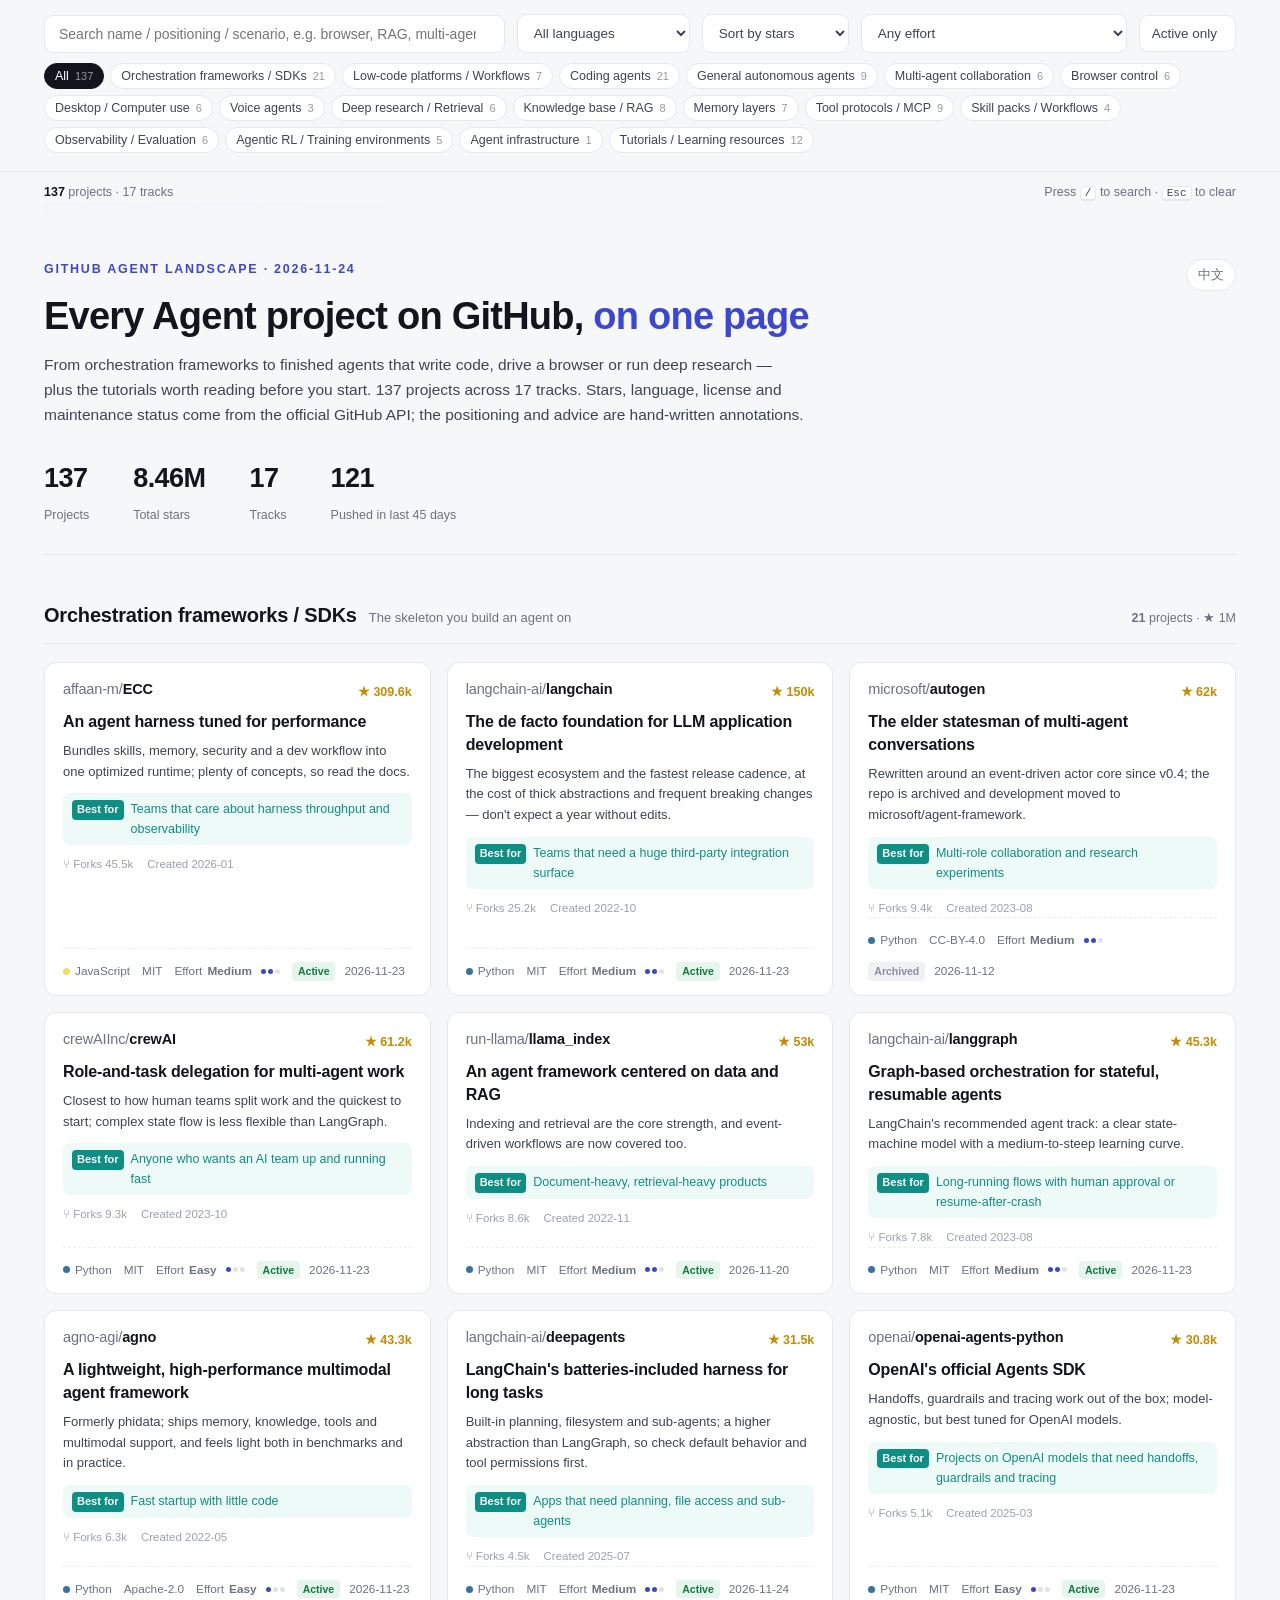
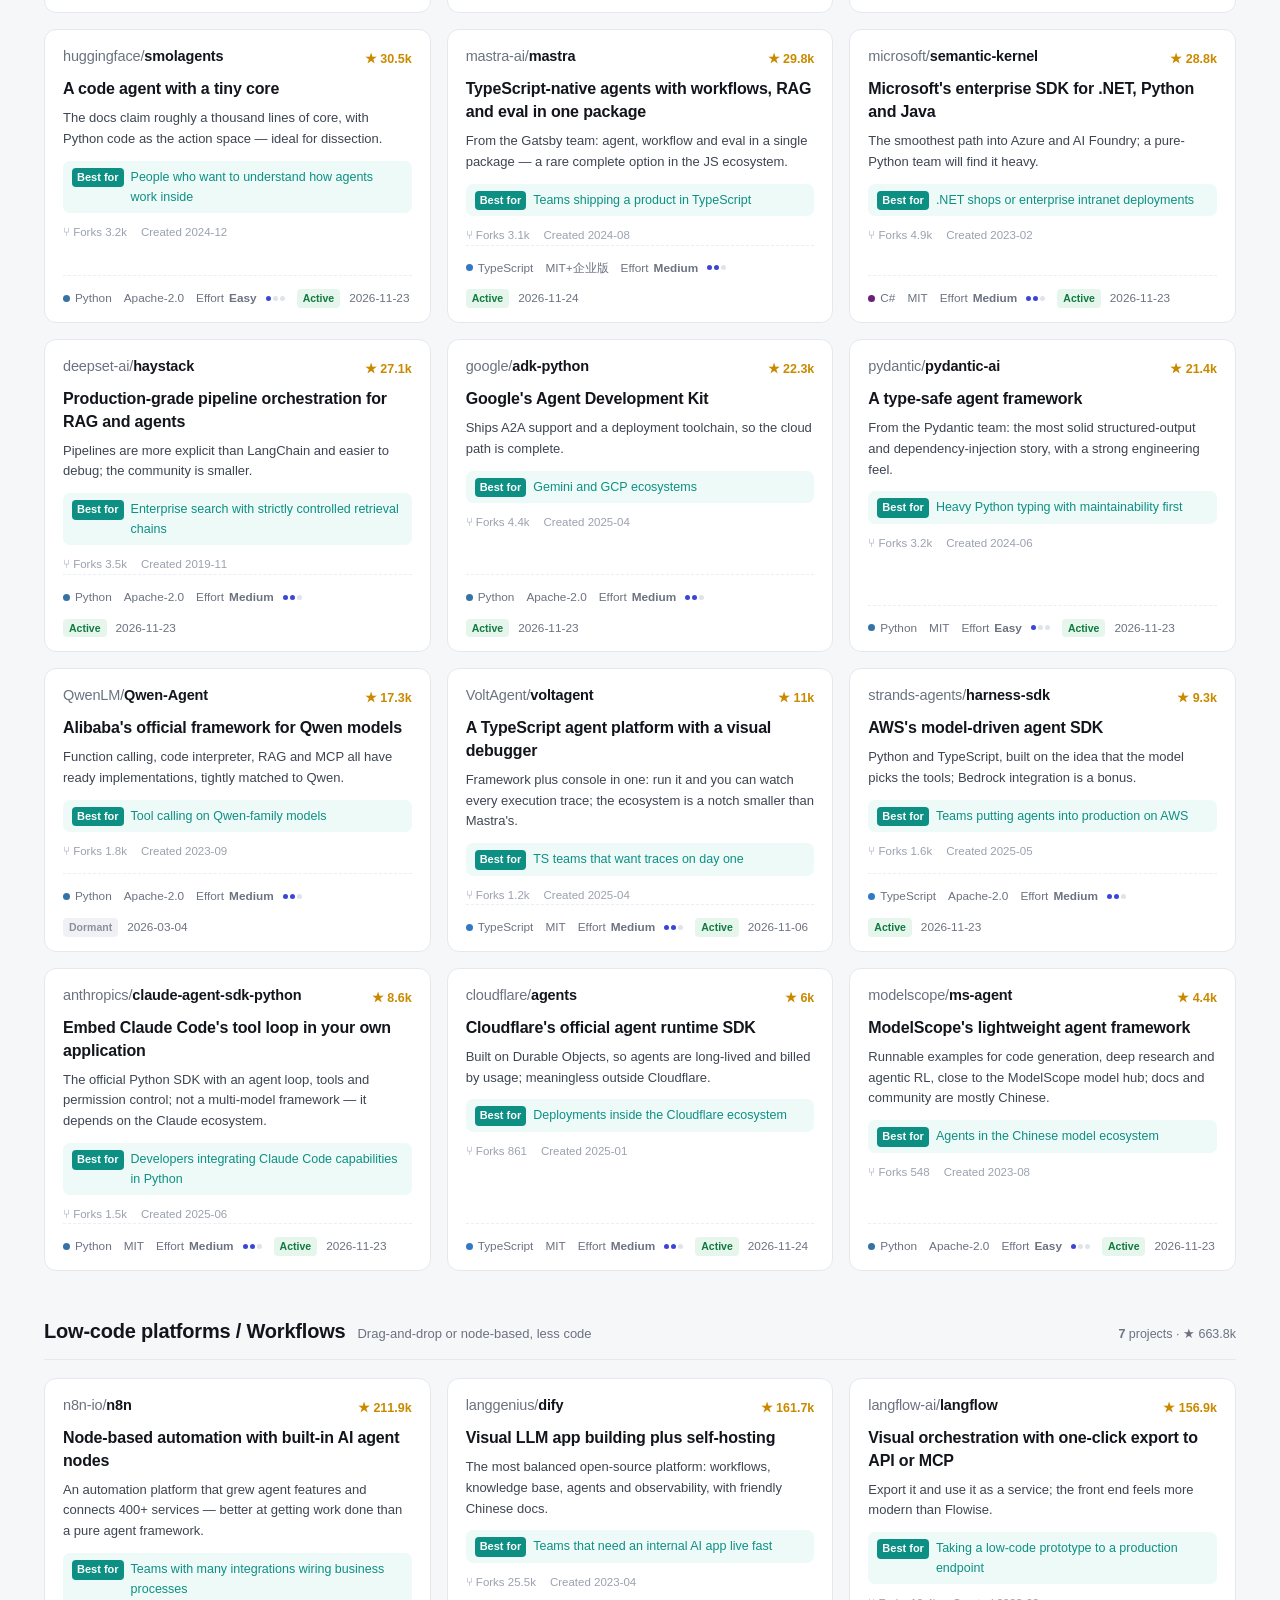
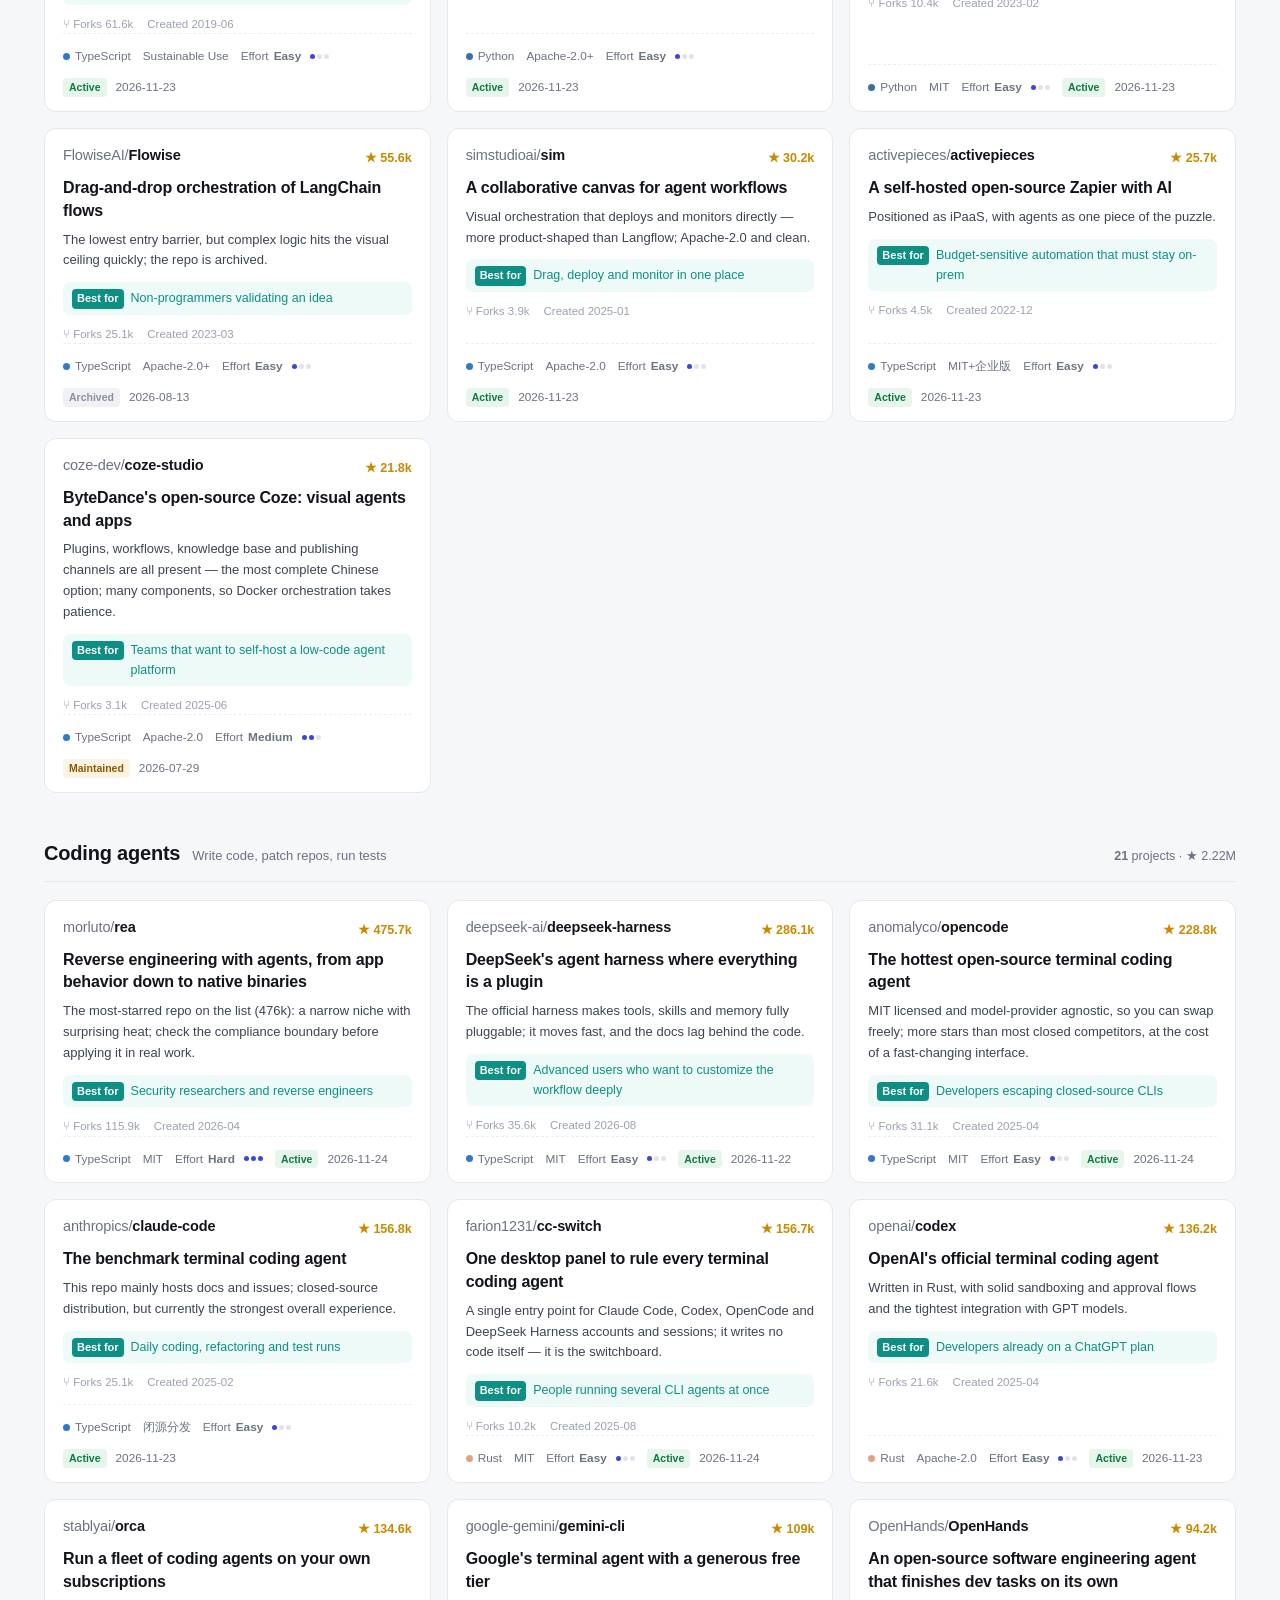
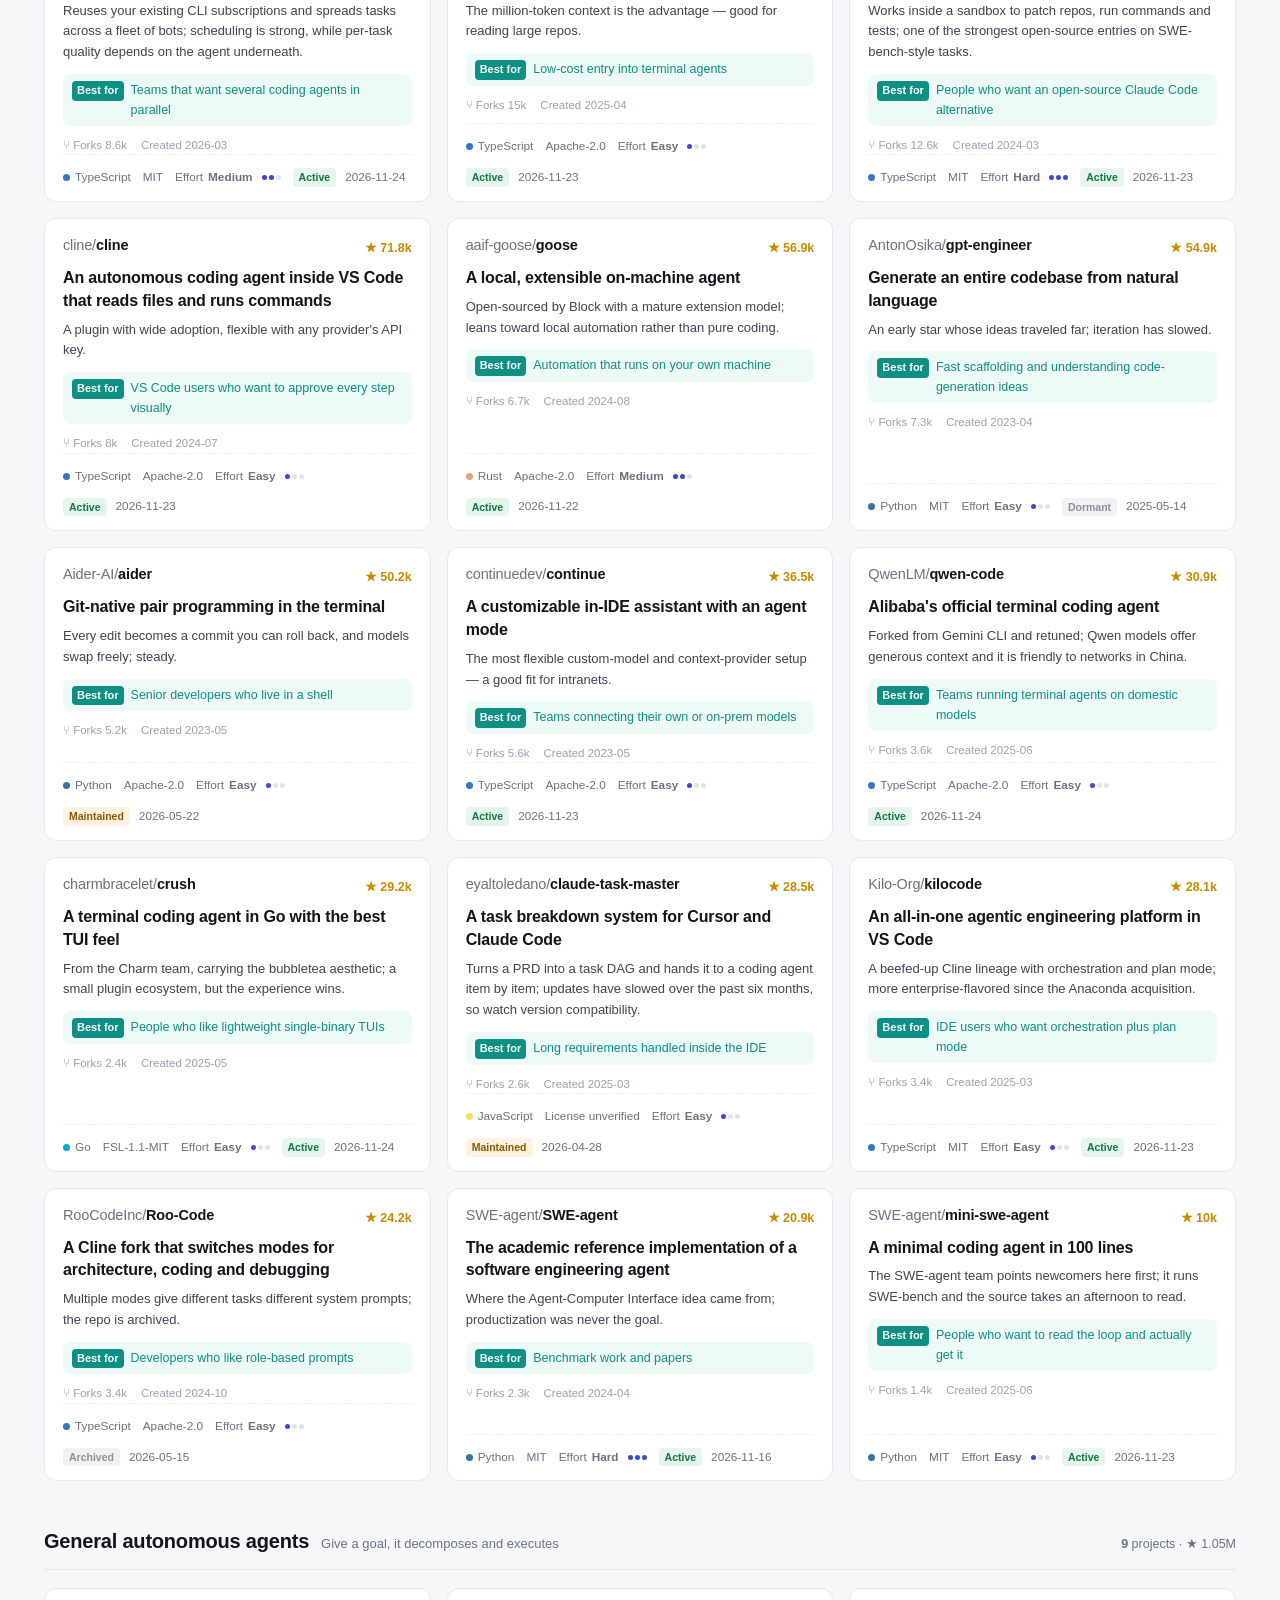
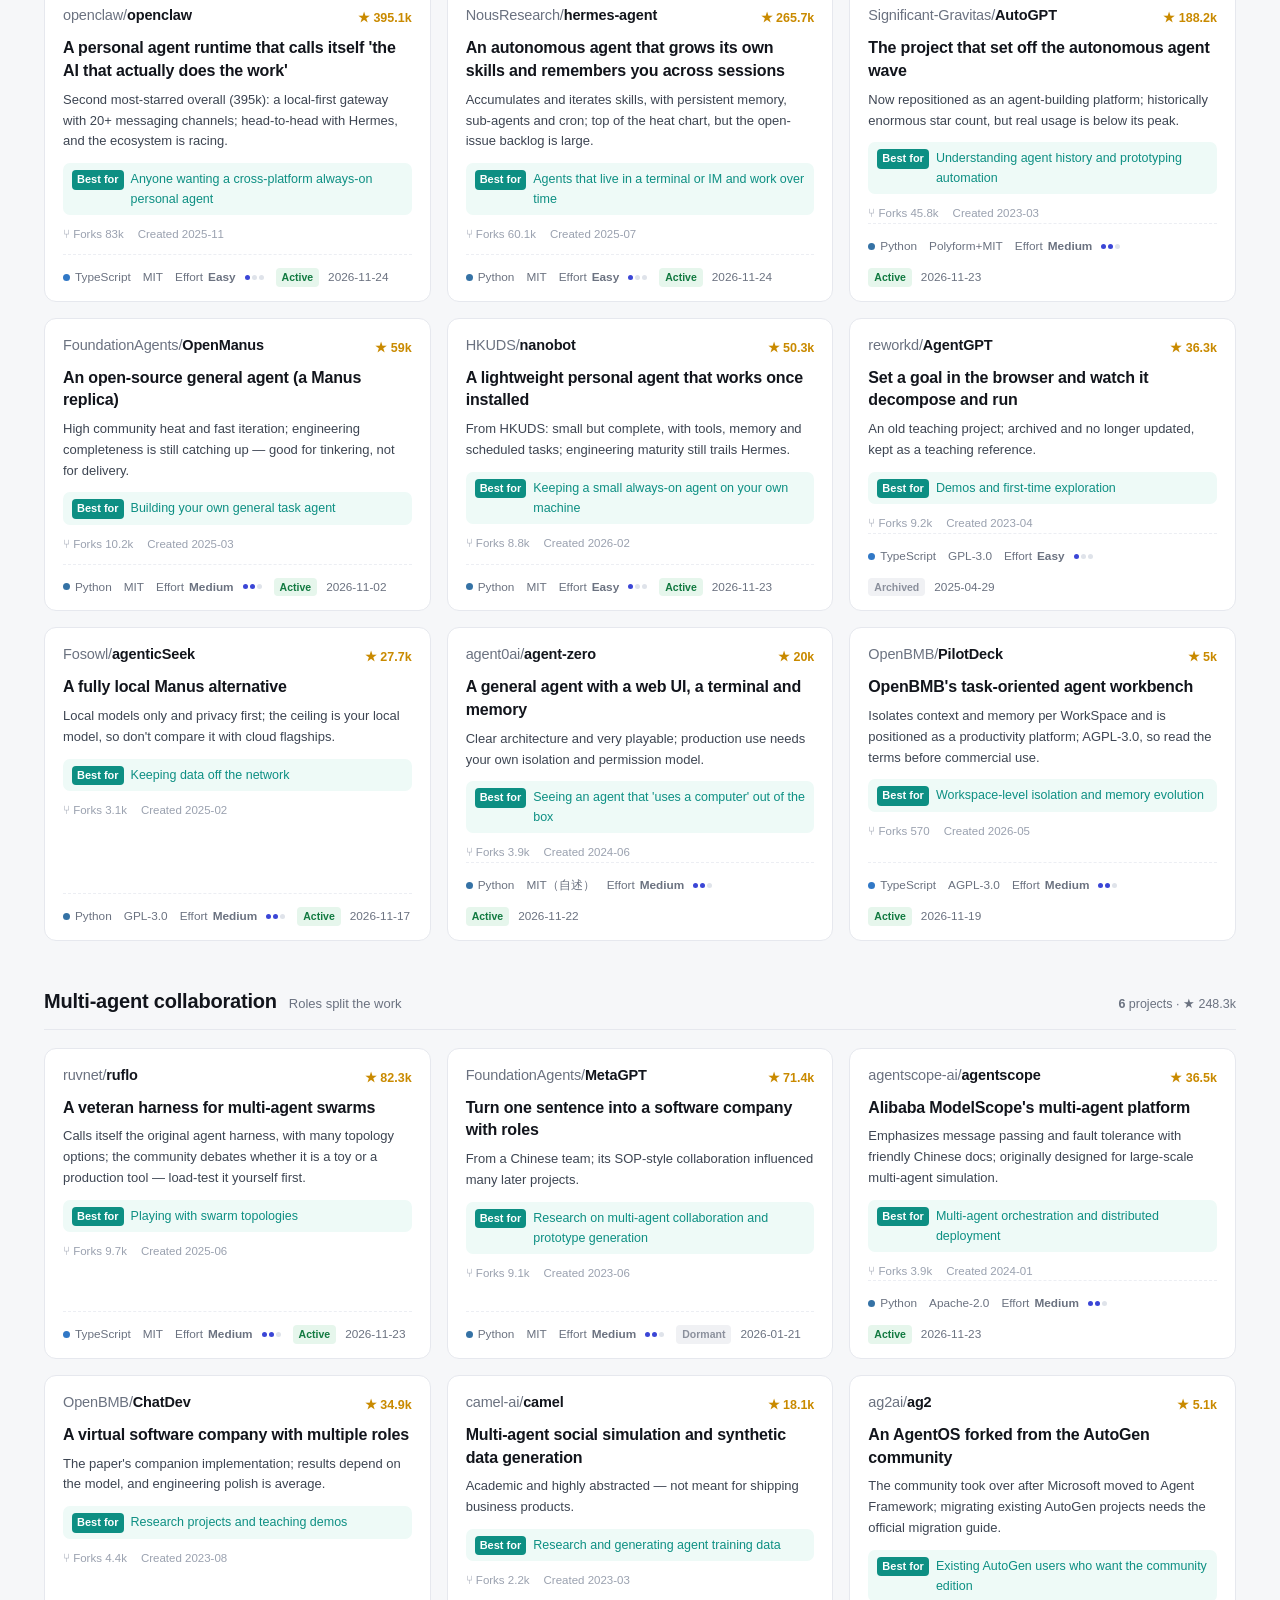
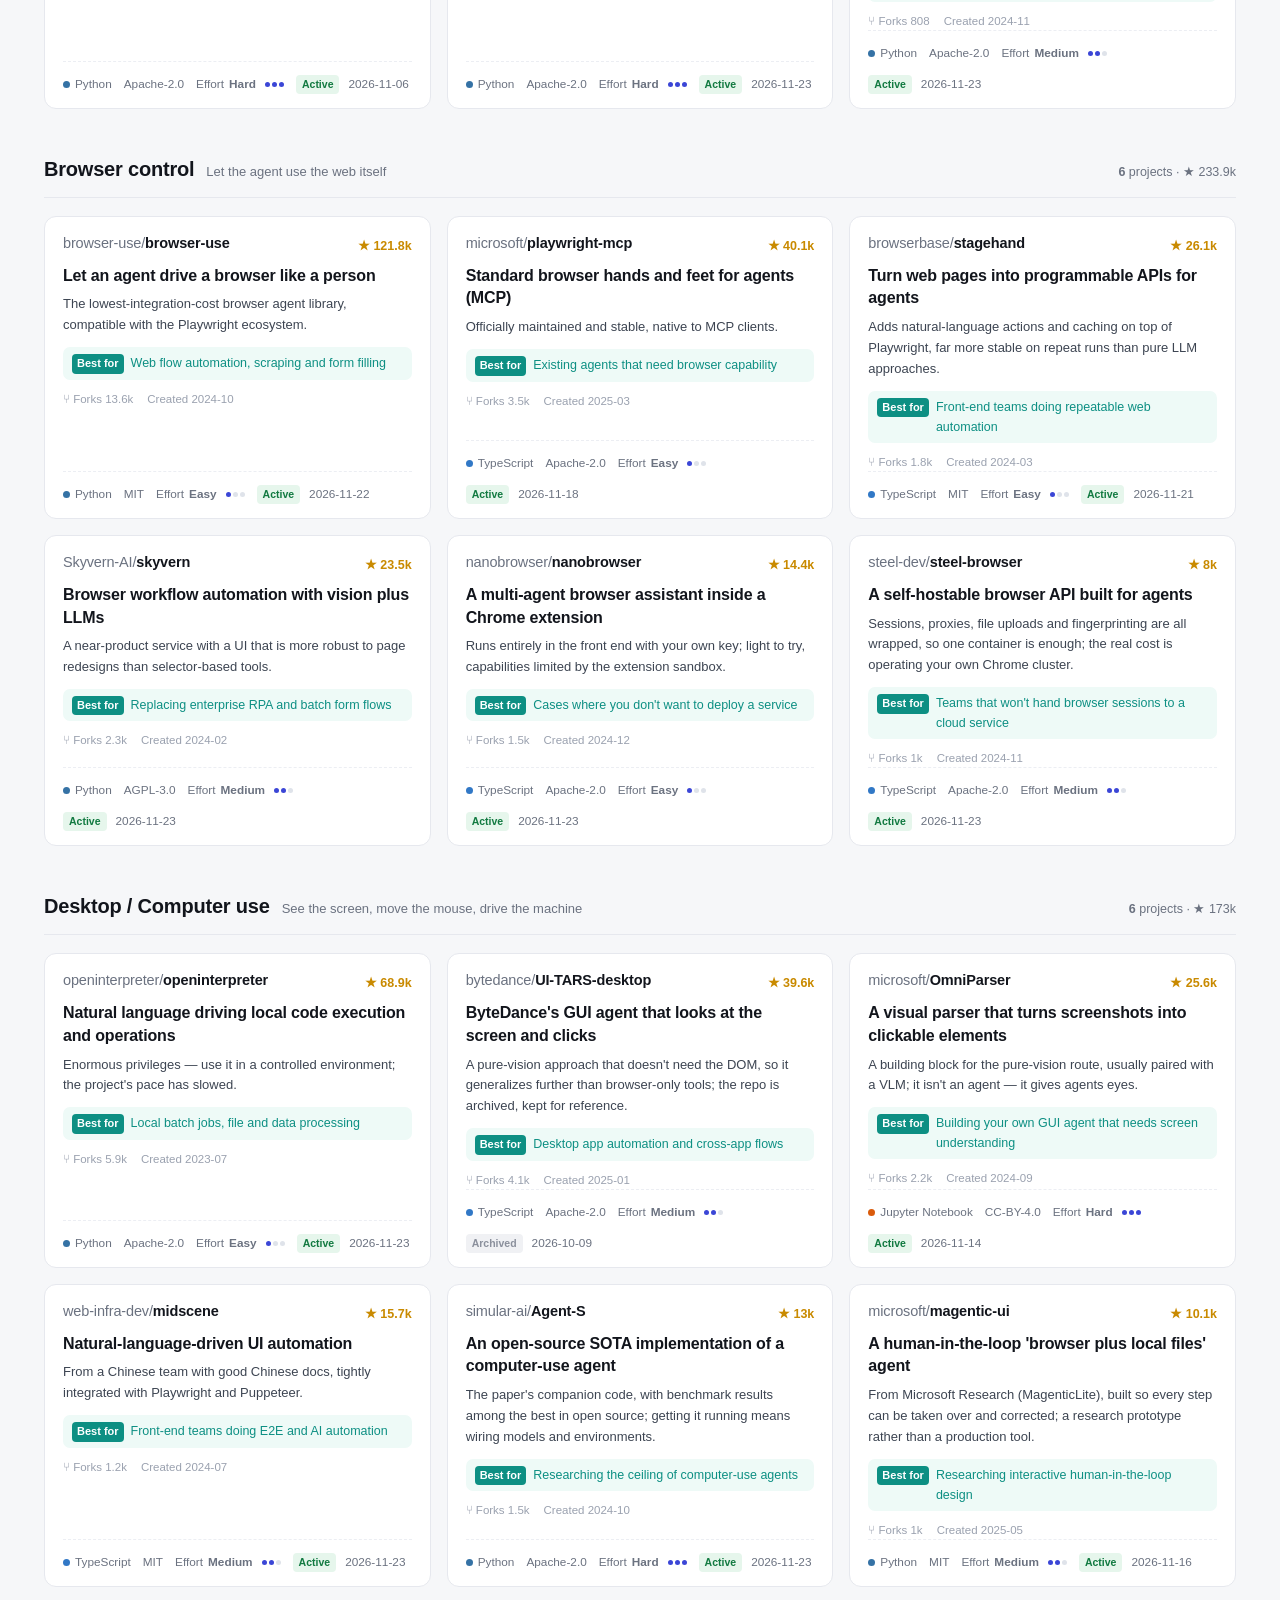
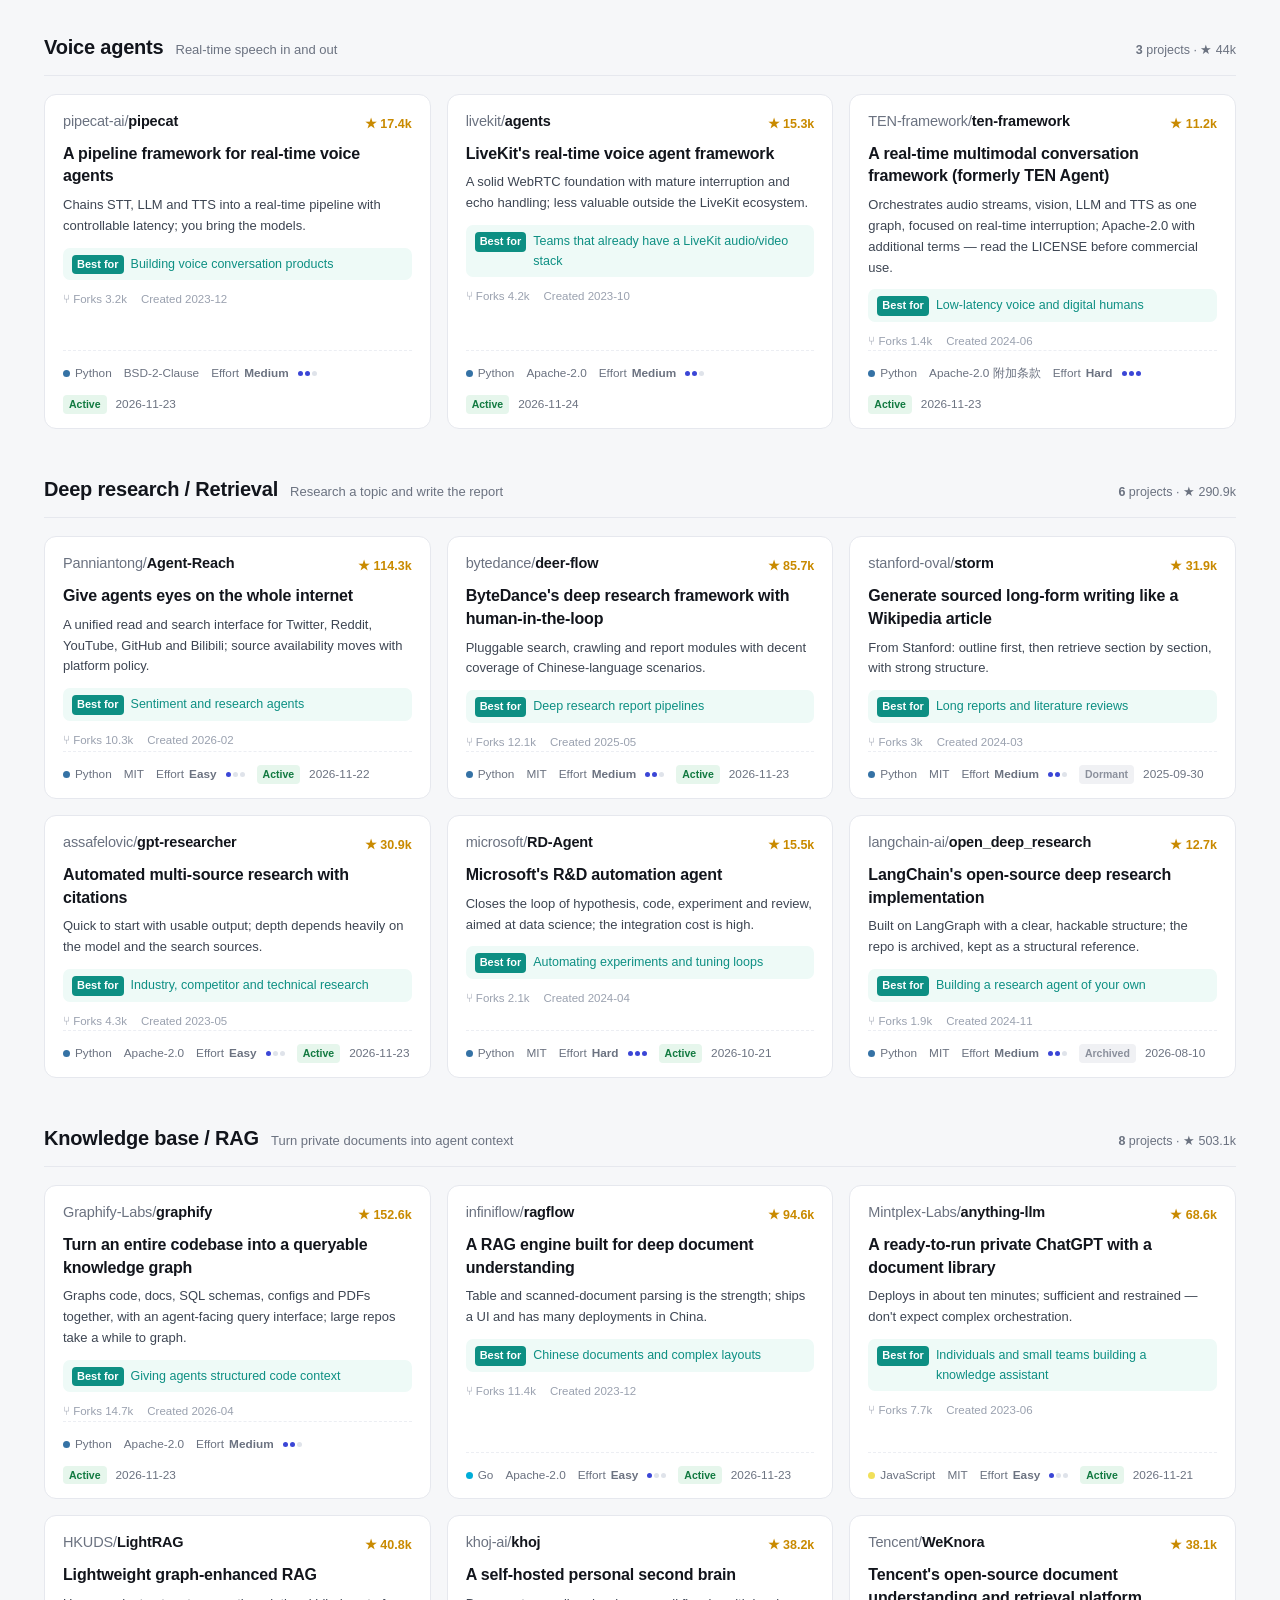
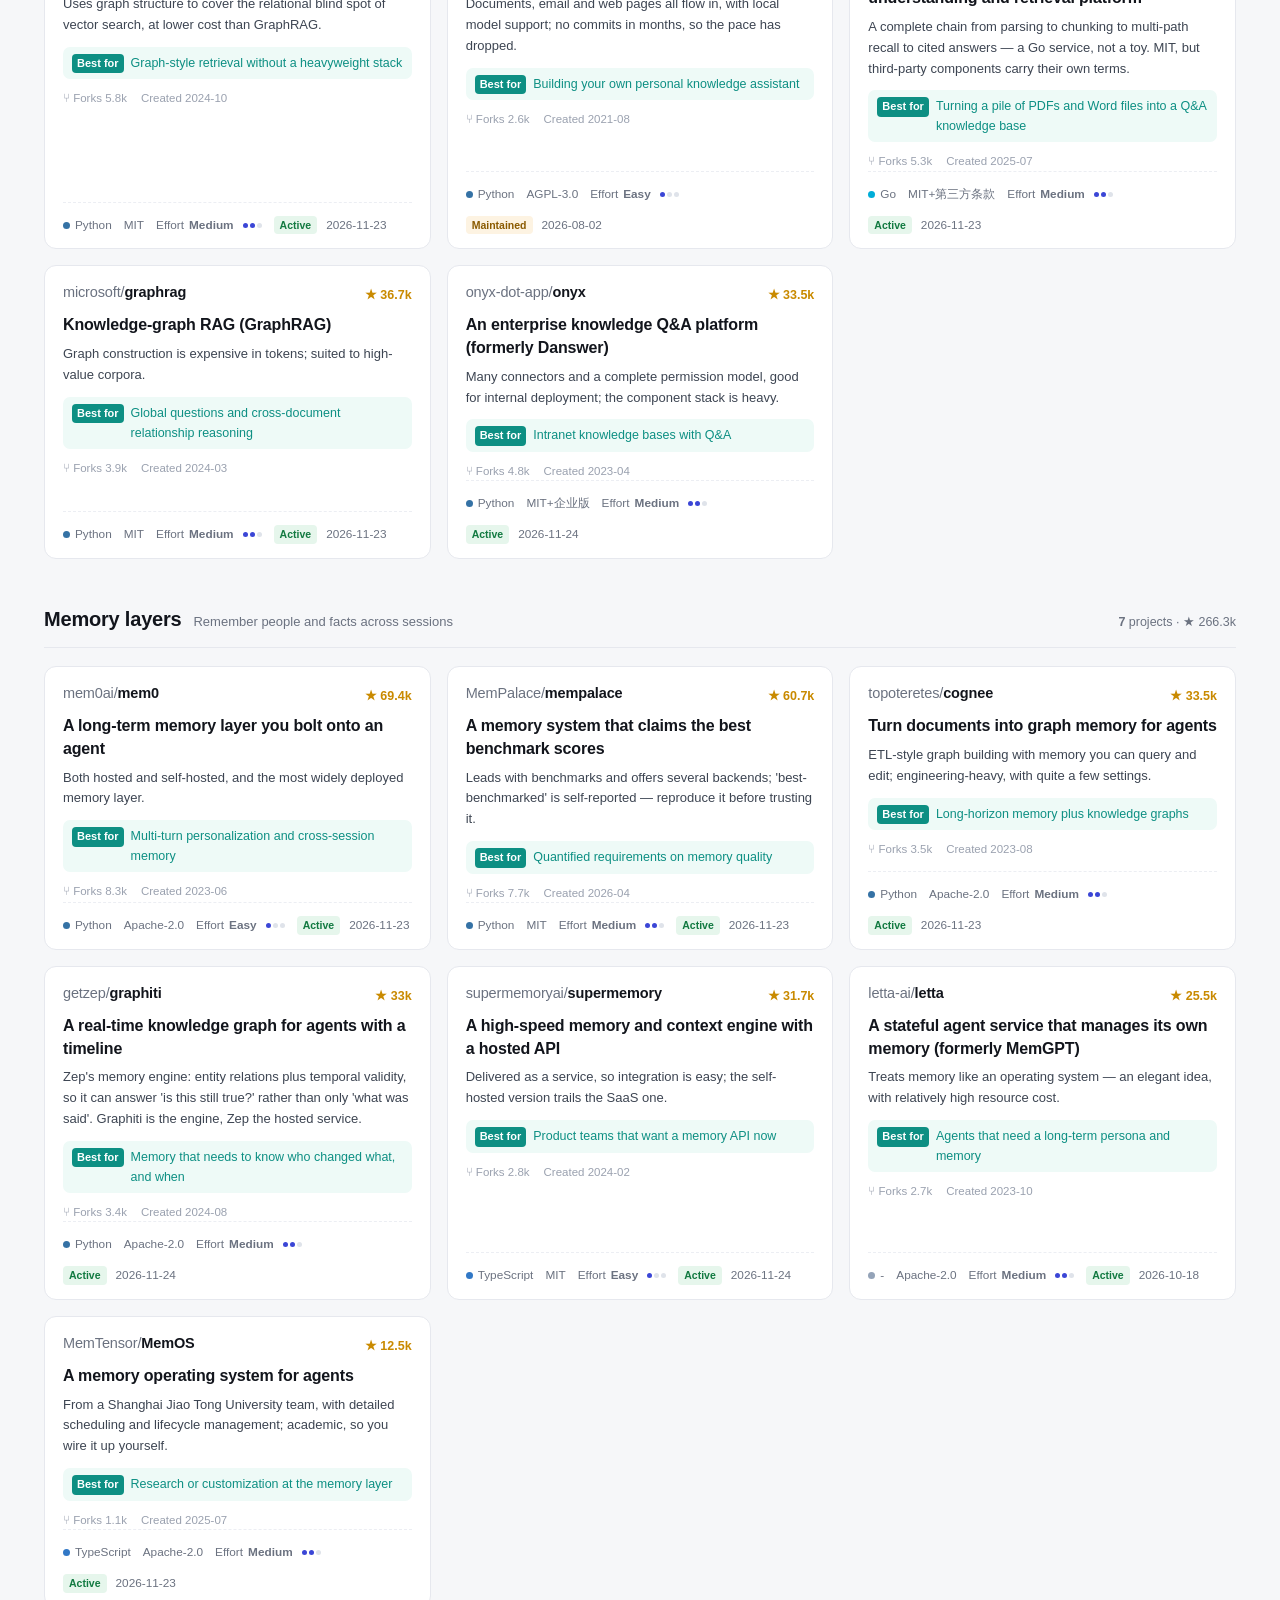
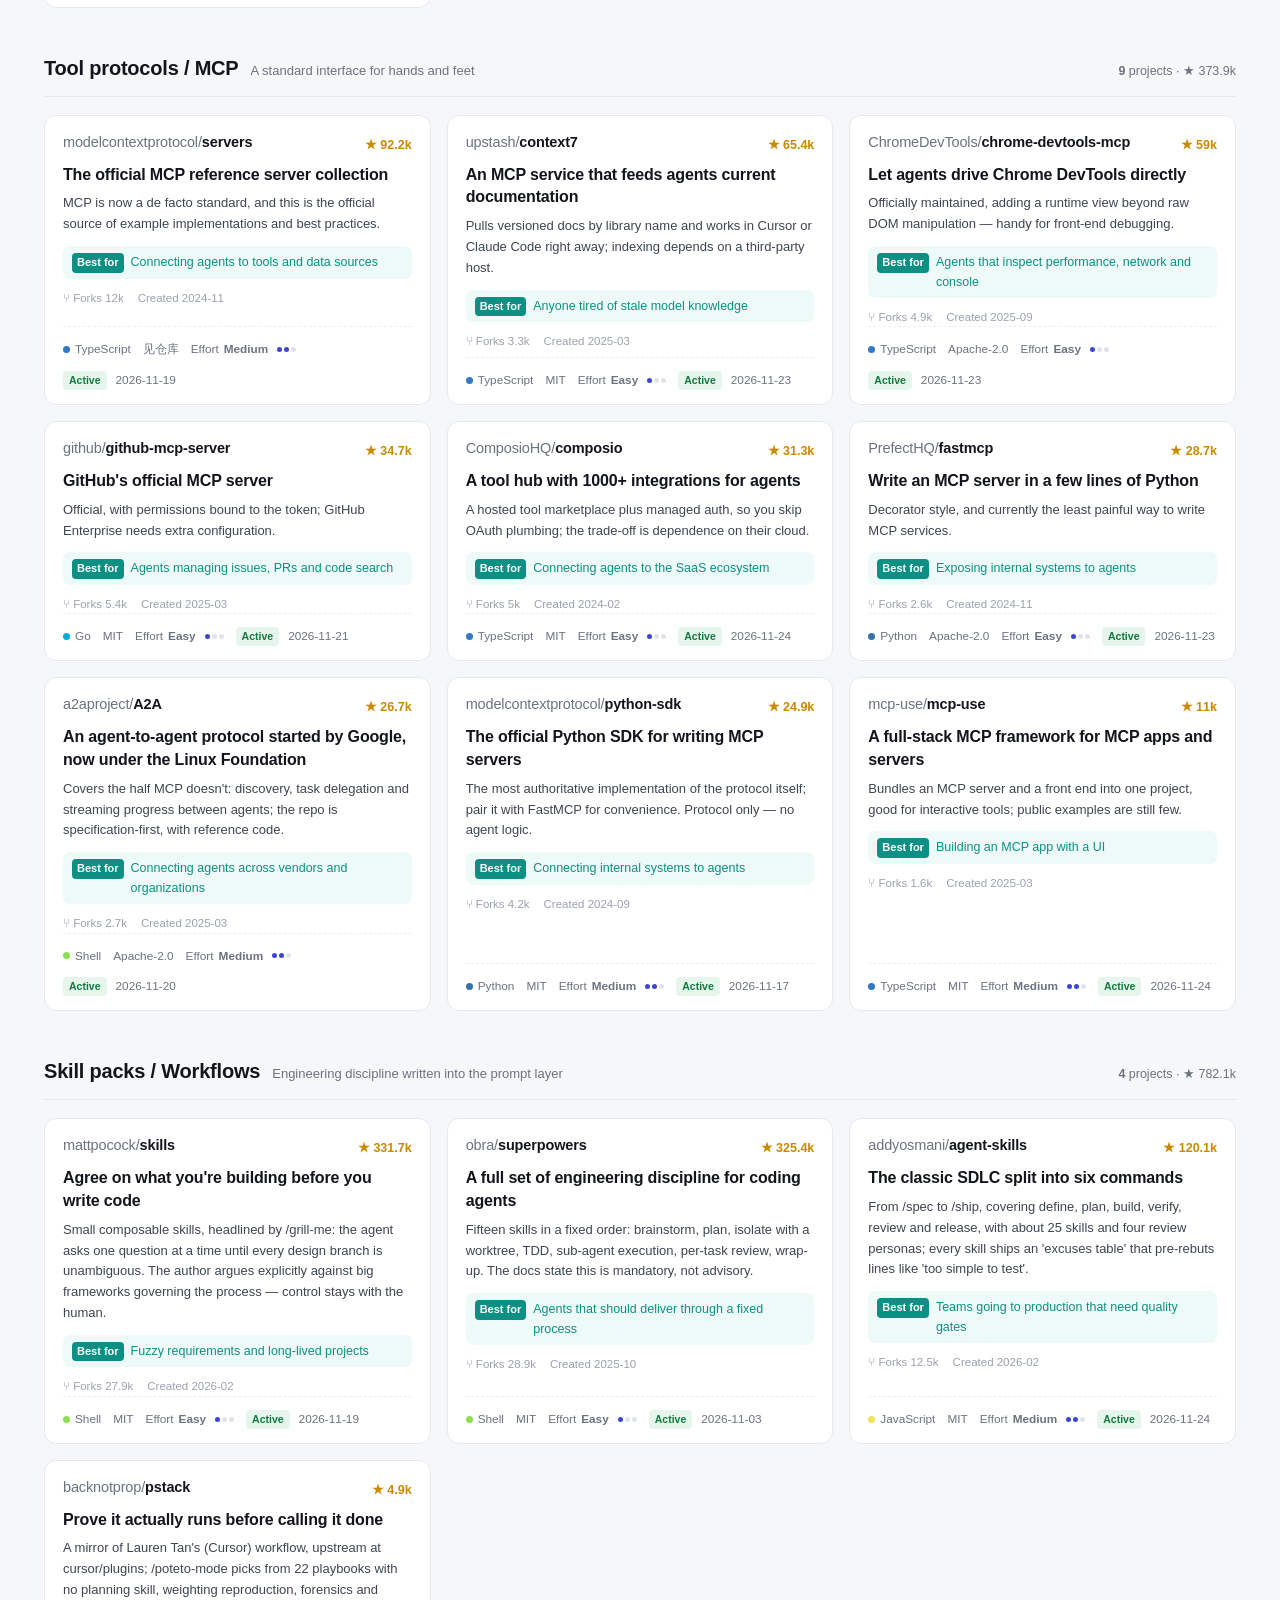
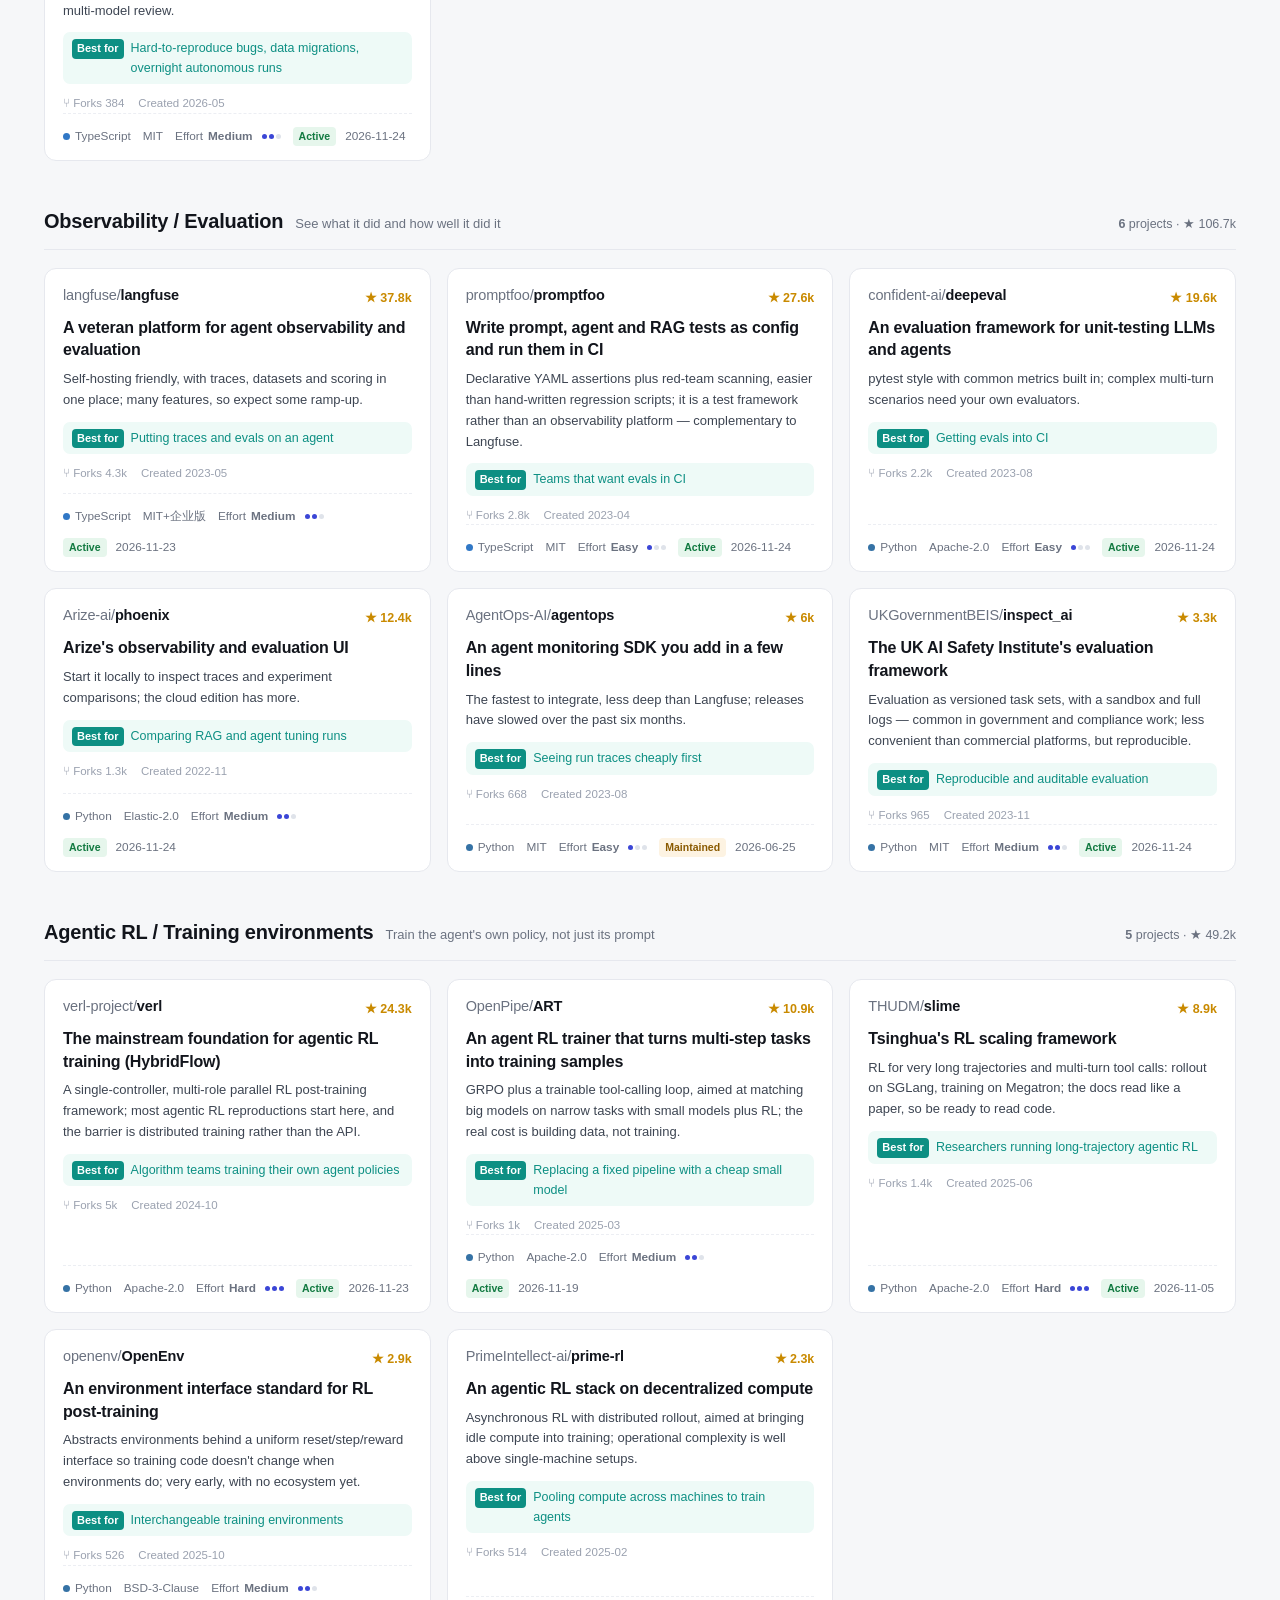
<file: index-en.html>
<!DOCTYPE html>
<html lang="en">
<head>
<meta charset="utf-8">
<meta name="viewport" content="width=device-width,initial-scale=1">
<title>Agent Landscape on GitHub · 2026-11-24</title>
<style>
*{box-sizing:border-box;margin:0;padding:0}
:root{
  --ink:#12151c; --ink2:#3d4552; --muted:#6b7280; --line:#e6e8ee;
  --bg:#f6f7f9; --card:#ffffff; --accent:#3b46d6; --accent-soft:#eef0ff;
  --star:#c98a00; --teal:#0d8f83;
}
body{
  font-family:-apple-system,BlinkMacSystemFont,"Segoe UI","PingFang SC","Hiragino Sans GB","Microsoft YaHei",sans-serif;
  background:var(--bg); color:var(--ink); line-height:1.6; -webkit-font-smoothing:antialiased;
}
.wrap{max-width:1240px;margin:0 auto;padding:0 24px 80px}

/* ---------- header ---------- */
header{padding:56px 0 28px;border-bottom:1px solid var(--line);background:
  radial-gradient(900px 240px at 8% -40%, #e9ebff 0%, rgba(246,247,249,0) 70%);}
.head{display:flex;justify-content:space-between;align-items:flex-start;gap:16px}
.langsw{font-size:12.5px;color:var(--muted);text-decoration:none;border:1px solid var(--line);border-radius:999px;
  padding:5px 11px;background:#fff;white-space:nowrap;transition:.15s;flex:none}
.langsw:hover{color:var(--ink);border-color:#c9cfe0}
.kicker{font-size:12.5px;letter-spacing:.14em;text-transform:uppercase;color:var(--accent);font-weight:650;margin-bottom:14px}
h1{font-size:38px;line-height:1.22;letter-spacing:-.02em;font-weight:800}
h1 em{font-style:normal;color:var(--accent);white-space:nowrap}
.lede{margin-top:14px;max-width:760px;font-size:15.5px;color:var(--ink2)}
.stats{display:flex;gap:44px;margin-top:30px;flex-wrap:wrap}
.stat b{display:block;font-size:27px;font-weight:780;letter-spacing:-.02em}
.stat span{font-size:12.5px;color:var(--muted)}

/* ---------- toolbar ---------- */
.toolbar{position:sticky;top:0;z-index:20;background:rgba(246,247,249,.92);
  backdrop-filter:blur(10px);border-bottom:1px solid var(--line);padding:14px 0}
.tb-in{max-width:1240px;margin:0 auto;padding:0 24px;display:flex;gap:12px;align-items:center;flex-wrap:wrap}
.tb-filters{display:flex;gap:12px;align-items:center;flex:0 0 auto;min-width:0}
.fbtn{display:none}
#q{flex:1 1 260px;min-width:200px;padding:10px 14px;border:1px solid var(--line);border-radius:9px;
  background:#fff;font-size:14px;font-family:inherit;color:var(--ink);outline:none}
#q:focus{border-color:var(--accent);box-shadow:0 0 0 3px var(--accent-soft)}
select{padding:10px 12px;border:1px solid var(--line);border-radius:9px;background:#fff;font-size:13.5px;
  font-family:inherit;color:var(--ink2);cursor:pointer;outline:none}
.chips{display:flex;gap:6px;flex-wrap:wrap;padding:10px 24px 4px;max-width:1240px;margin:0 auto}
.chip{border:1px solid var(--line);background:#fff;color:var(--ink2);font-size:12.5px;padding:5px 10px;
  border-radius:999px;cursor:pointer;font-family:inherit;transition:.15s;display:inline-flex;gap:6px;align-items:center}
.chip:hover{border-color:#c9cfe0;color:var(--ink)}
.chip.on{background:var(--ink);color:#fff;border-color:var(--ink)}
.chip i{font-style:normal;font-size:11px;opacity:.55}
.tgl{border:1px solid var(--line);background:#fff;color:var(--ink2);font-size:13.5px;padding:10px 12px;
  border-radius:9px;cursor:pointer;font-family:inherit;display:inline-flex;gap:6px;align-items:center;transition:.15s;
  white-space:nowrap}
.tgl:hover{border-color:#c9cfe0;color:var(--ink)}
.tgl[aria-pressed="true"]{background:var(--ink);color:#fff;border-color:var(--ink)}
.tgl i{font-style:normal;font-size:11px;opacity:.55}
.tgl[aria-pressed="true"] i{opacity:.7}
#reset{display:none;border:1px solid transparent;background:transparent;color:var(--accent);font-size:13px;
  font-family:inherit;cursor:pointer;padding:8px 6px;border-radius:8px}
#reset:hover{background:var(--accent-soft)}
#reset.on{display:inline-block}
.toolbar.scrolled{box-shadow:0 1px 0 var(--line),0 8px 20px -16px rgba(24,32,60,.45)}
.count-line{max-width:1240px;margin:10px auto 0;padding:0 24px;font-size:12.5px;color:var(--muted);
  display:flex;gap:10px;align-items:center;flex-wrap:wrap}
.count-line b{color:var(--ink);font-weight:650;font-variant-numeric:tabular-nums}
.count-line kbd{font-family:ui-monospace,SFMono-Regular,Menlo,monospace;font-size:11px;border:1px solid var(--line);
  border-bottom-width:2px;border-radius:4px;padding:0 4px;background:#fff;color:var(--ink2)}
.count-line .hint{margin-left:auto}
@media(max-width:760px){.count-line .hint{display:none}}
mark{background:#fff2b8;color:inherit;border-radius:3px;padding:0 1px}
.tag-hit{font-size:10.5px;color:var(--muted);border:1px solid var(--line);border-radius:999px;
  padding:0 6px;margin-left:6px;background:#fbfbfd;vertical-align:1px;white-space:nowrap}

/* ---------- groups ---------- */
.group{margin-top:44px}
.group-head{display:flex;align-items:baseline;gap:12px;padding-bottom:12px;border-bottom:1px solid var(--line);flex-wrap:wrap}
.group-head h2{font-size:20px;font-weight:750;letter-spacing:-.01em}
.gsub{font-size:13px;color:var(--muted)}
.gcount{margin-left:auto;font-size:12.5px;color:var(--muted);font-variant-numeric:tabular-nums}
.grid{display:grid;grid-template-columns:repeat(auto-fill,minmax(340px,1fr));gap:16px;margin-top:18px}

/* ---------- card ---------- */
.card{background:var(--card);border:1px solid var(--line);border-radius:12px;padding:17px 18px 14px;
  display:flex;flex-direction:column;transition:.18s;position:relative}
.card:hover{border-color:#c6cde0;box-shadow:0 6px 22px -12px rgba(24,32,60,.28);transform:translateY(-2px)}
.card-top{display:flex;justify-content:space-between;align-items:flex-start;gap:10px}
.repo{text-decoration:none;font-size:14.5px;letter-spacing:-.01em;line-height:1.35}
.owner{color:var(--muted);font-weight:500}
.name{color:var(--ink);font-weight:700}
.repo:hover .name{color:var(--accent)}
.stars{font-size:12.5px;color:var(--star);font-weight:700;white-space:nowrap;
  font-variant-numeric:tabular-nums;padding-top:2px}
.pitch{font-size:16px;font-weight:720;line-height:1.42;margin-top:9px;letter-spacing:-.01em}
.note{font-size:13px;color:var(--ink2);margin-top:7px}
.fit{font-size:12.5px;color:var(--teal);background:#eefaf7;border-radius:7px;padding:6px 9px;margin-top:11px;
  display:flex;gap:7px;align-items:baseline}
.fitk{font-size:11px;background:var(--teal);color:#fff;border-radius:4px;padding:1px 5px;font-weight:600;flex:none}
.card-foot{display:flex;gap:12px;align-items:center;flex-wrap:wrap;margin-top:auto;padding-top:13px;
  font-size:11.8px;color:var(--muted);border-top:1px dashed #eceef3}
.meta-item{display:inline-flex;align-items:center;gap:5px}
.ldot{width:7px;height:7px;border-radius:50%;display:inline-block}
.dots{display:inline-flex;gap:2px;margin-left:4px}
.dot{width:5px;height:5px;border-radius:50%;background:#dfe3ea;display:inline-block}
.dot.on{background:var(--accent)}
.s{font-size:10.5px;padding:1px 6px;border-radius:4px;font-weight:600;margin-right:4px}
.s-on{background:#e6f6ec;color:#127a41}
.s-mid{background:#fdf3e2;color:#8a5a00}
.s-off{background:#f0f1f4;color:#8b909c}
.topics{display:flex;gap:14px;flex-wrap:wrap;margin-top:10px;font-size:11.5px;color:#9aa1af}

/* ---------- misc blocks ---------- */
.pick{margin-top:52px;background:#fff;border:1px solid var(--line);border-radius:14px;padding:26px 28px}
.pick h2{font-size:19px;font-weight:750;margin-bottom:4px}
.pick p.sub{font-size:13px;color:var(--muted);margin-bottom:18px}
.pick-row{display:grid;grid-template-columns:repeat(auto-fit,minmax(320px,1fr));gap:14px}
.pick-item{background:#fafbfc;border:1px solid #eef0f4;border-radius:10px;padding:14px 15px}
.pick-q{font-size:13.5px;font-weight:700;margin-bottom:5px}
.pick-a{font-size:12.8px;color:var(--ink2)}
.pick-a b{color:var(--accent);font-weight:650}
footer{margin-top:44px;padding-top:22px;border-top:1px solid var(--line);font-size:12.5px;color:var(--muted)}
footer p+p{margin-top:7px}

/* ---------- 页脚：微信二维码 ---------- */
.connect{display:flex;gap:18px;align-items:center;margin-top:20px;padding:18px 20px;max-width:620px;
  background:var(--card);border:1px solid var(--line);border-radius:14px;
  font-size:13px;color:var(--ink2);line-height:1.6}
.connect .qr{width:128px;height:128px;flex:none;background:#fff;border:1px solid var(--line);border-radius:8px;
  cursor:zoom-in;transition:width .18s ease,height .18s ease}
.connect.open .qr{width:280px;height:280px;cursor:zoom-out;border-color:#c9cfe0}
.connect-body{min-width:0}
.connect-title{font-size:14.5px;font-weight:650;color:var(--ink);margin-bottom:5px}
.connect-body p{margin:0}
.connect-body p+p{margin-top:6px}
.connect-meta{color:var(--muted);font-size:12px}
.empty{padding:60px 0;text-align:center;color:var(--muted);font-size:14px;display:none}
.empty button{border:1px solid var(--line);background:#fff;color:var(--accent);font-family:inherit;font-size:13.5px;
  padding:6px 12px;border-radius:8px;cursor:pointer;margin:0 6px}
.empty button:hover{background:var(--accent-soft);border-color:#c9cfe0}
@media(max-width:640px){
  .wrap{padding:0 16px 56px}
  header{padding:30px 0 20px}
  h1{font-size:26px;line-height:1.28}
  /* kicker 在 390 宽会和右上角语言按钮抢位置，压小字号与字距让它回到一行 */
  .kicker{font-size:10.5px;letter-spacing:.08em;margin-bottom:10px}
  .langsw{font-size:12px;padding:4px 10px}
  .lede{font-size:14.5px;margin-top:12px}
  .stats{display:grid;grid-template-columns:1fr 1fr;gap:14px 18px;margin-top:24px}
  .stat b{font-size:24px}
  .stat span{font-size:12px}

  /* 吸顶栏收紧：只留搜索 + 赛道 chips，语言/排序/门槛/只看活跃收进「筛选」面板，
     否则四条控件竖排会把吸顶栏撑到 180px，手机上等于吃掉小半个屏 */
  .toolbar{padding:8px 0 0}
  .tb-in{padding:0 16px;gap:8px;flex-wrap:nowrap}
  #q{flex:1 1 auto;min-width:0;padding:9px 12px;font-size:13.5px}
  .fbtn{display:inline-flex;align-items:center;gap:5px;flex:none;padding:9px 12px;cursor:pointer;
    border:1px solid var(--line);border-radius:9px;background:#fff;color:var(--ink2);
    font-family:inherit;font-size:13px;white-space:nowrap}
  .fbtn i{font-style:normal;font-size:10.5px;line-height:15px;min-width:15px;padding:0 4px;text-align:center;
    border-radius:999px;background:var(--accent);color:#fff;display:none}
  .fbtn.has i{display:inline-block}
  .fbtn[aria-expanded="true"]{border-color:#c9cfe0;color:var(--ink)}
  .tb-filters{position:absolute;left:0;right:0;top:100%;display:none;flex-wrap:wrap;gap:8px;z-index:2;
    padding:12px 16px;background:#fff;border-bottom:1px solid var(--line);border-radius:0 0 14px 14px;
    box-shadow:0 18px 30px -22px rgba(24,32,60,.65)}
  .tb-filters.open{display:flex}
  .tb-filters select,.tb-filters .tgl{flex:1 1 calc(50% - 4px);min-width:0;padding:9px 10px;font-size:13px}
  .tb-filters #reset{flex:1 1 100%;justify-content:center;border:1px solid var(--line);background:#fff;
    padding:9px;border-radius:9px}
  .chips{flex-wrap:nowrap;overflow-x:auto;overscroll-behavior-x:contain;padding:8px 16px 2px;
    scrollbar-width:none;-webkit-overflow-scrolling:touch}
  .chips::-webkit-scrollbar{display:none}
  .chip{flex:0 0 auto}
  .count-line{padding:0 16px;margin-top:8px}
  .count-line .hint{display:none}

  .group{margin-top:30px}
  .group-head{gap:8px;padding-bottom:10px}
  .group-head h2{font-size:17px}
  .gsub{font-size:12px}
  .gcount{font-size:12px}
  .grid{grid-template-columns:1fr;gap:11px;margin-top:14px}

  .card{padding:14px 15px 12px}
  .repo{font-size:13.5px;overflow-wrap:anywhere}
  .pitch{font-size:15px;margin-top:7px}
  .note{font-size:12.8px;margin-top:6px}
  .fit{font-size:12px;margin-top:9px;padding:5px 8px}
  .card-foot{gap:10px;padding-top:11px;font-size:11.5px}

  .pick{margin-top:34px;padding:20px 16px}
  .pick h2{font-size:17px}
  .pick p.sub{font-size:12.5px;margin-bottom:14px}
  .pick-row{grid-template-columns:1fr;gap:10px}
  .pick-item{padding:12px 13px}
  .pick-q{font-size:13px}
  .pick-a{font-size:12.5px}

  footer{font-size:12px}
  /* 窄屏二维码卡片竖排，码本身放大到 148px，手机对着屏幕扫更稳 */
  .connect{flex-direction:column;align-items:flex-start;gap:14px;padding:16px}
  .connect .qr{width:148px;height:148px}
  .connect.open .qr{width:260px;height:260px}
}
</style>
</head>
<body>
<div class="toolbar">
  <div class="tb-in">
    <input id="q" type="search" placeholder="Search name / positioning / scenario, e.g. browser, RAG, multi-agent…">
    <div class="tb-filters" id="tbFilters">
      <select id="lang"><option value="">All languages</option><option value="Python">Python (71)</option><option value="TypeScript">TypeScript (41)</option><option value="JavaScript">JavaScript (5)</option><option value="Jupyter Notebook">Jupyter Notebook (5)</option><option value="Go">Go (4)</option><option value="Rust">Rust (3)</option><option value="Shell">Shell (3)</option><option value="-">- (3)</option><option value="C#">C# (1)</option><option value="MDX">MDX (1)</option></select>
      <select id="sort">
        <option value="stars">Sort by stars</option>
        <option value="upd">Sort by last push</option>
      </select>
      <select id="diff">
        <option value="">Any effort</option>
        <option value="easy">Easy · runs out of the box</option>
        <option value="medium">Medium · needs code changes</option>
        <option value="hard">Hard · needs architecture knowledge</option>
      </select>
      <button class="tgl" id="act" aria-pressed="false" title="Only show projects with a push in the last 45 days">Active only<i></i></button>
      <button id="reset">Reset</button>
    </div>
    <button class="fbtn" id="fbtn" type="button" aria-expanded="false" aria-controls="tbFilters">Filters<i id="fcount">0</i></button>
  </div>
  <div class="chips"><button type="button" class="chip on" data-cat="all" aria-pressed="true">All<i>137</i></button><button type="button" class="chip" data-cat="framework" aria-pressed="false">Orchestration frameworks / SDKs<i>21</i></button><button type="button" class="chip" data-cat="platform" aria-pressed="false">Low-code platforms / Workflows<i>7</i></button><button type="button" class="chip" data-cat="coding" aria-pressed="false">Coding agents<i>21</i></button><button type="button" class="chip" data-cat="auto" aria-pressed="false">General autonomous agents<i>9</i></button><button type="button" class="chip" data-cat="multi" aria-pressed="false">Multi-agent collaboration<i>6</i></button><button type="button" class="chip" data-cat="browser" aria-pressed="false">Browser control<i>6</i></button><button type="button" class="chip" data-cat="desktop" aria-pressed="false">Desktop / Computer use<i>6</i></button><button type="button" class="chip" data-cat="voice" aria-pressed="false">Voice agents<i>3</i></button><button type="button" class="chip" data-cat="research" aria-pressed="false">Deep research / Retrieval<i>6</i></button><button type="button" class="chip" data-cat="knowledge" aria-pressed="false">Knowledge base / RAG<i>8</i></button><button type="button" class="chip" data-cat="memory" aria-pressed="false">Memory layers<i>7</i></button><button type="button" class="chip" data-cat="protocol" aria-pressed="false">Tool protocols / MCP<i>9</i></button><button type="button" class="chip" data-cat="skills" aria-pressed="false">Skill packs / Workflows<i>4</i></button><button type="button" class="chip" data-cat="eval" aria-pressed="false">Observability / Evaluation<i>6</i></button><button type="button" class="chip" data-cat="rl" aria-pressed="false">Agentic RL / Training environments<i>5</i></button><button type="button" class="chip" data-cat="infra" aria-pressed="false">Agent infrastructure<i>1</i></button><button type="button" class="chip" data-cat="learn" aria-pressed="false">Tutorials / Learning resources<i>12</i></button></div>
</div>
<div class="count-line"><span id="cnt"></span><span class="hint">Press <kbd>/</kbd> to search · <kbd>Esc</kbd> to clear</span></div>

<div class="wrap">
<header>
  <div class="head">
    <div class="kicker">GitHub Agent Landscape · 2026-11-24</div>
    <a class="langsw" id="langLink" data-base="index.html" href="index.html" hreflang="zh-CN" lang="zh-CN">中文</a>
  </div>
  <h1>Every Agent project on GitHub, <em>on one page</em></h1>
  <p class="lede">From orchestration frameworks to finished agents that write code, drive a browser or run deep research — plus the tutorials worth reading before you start. 137 projects across 17 tracks. Stars, language, license and maintenance status come from the official GitHub API; the positioning and advice are hand-written annotations.</p>
  <div class="stats">
    <div class="stat"><b>137</b><span>Projects</span></div>
    <div class="stat"><b>8.46M</b><span>Total stars</span></div>
    <div class="stat"><b>17</b><span>Tracks</span></div>
    <div class="stat"><b>121</b><span>Pushed in last 45 days</span></div>
  </div>
</header>

  <section class="group" data-cat="framework">
    <div class="group-head">
      <h2>Orchestration frameworks / SDKs</h2>
      <span class="gsub">The skeleton you build an agent on</span>
      <span class="gcount"><b class="gc-n">21</b> projects · ★ <span class="gc-s">1M</span></span>
    </div>
    <div class="grid">
    <article class="card" data-cat="framework" data-lang="JavaScript"
             data-name="affaan-m/ecc an agent harness tuned for performance teams that care about harness throughput and observability bundles skills, memory, security and a dev workflow into one optimized runtime; plenty of concepts, so read the docs."
             data-diff="medium" data-act="1" data-topics="ai-agents anthropic claude claude-code developer-tools llm"
             data-stars="309604" data-upd="2026-11-23">
      <div class="card-top">
        <a class="repo" href="https://github.com/affaan-m/ECC" target="_blank" rel="noopener">
          <span class="owner">affaan-m/</span><span class="name">ECC</span>
        </a>
        <span class="stars" title="309,604 stars">★ 309.6k</span>
      </div>
      <h3 class="pitch">An agent harness tuned for performance</h3>
      <p class="note">Bundles skills, memory, security and a dev workflow into one optimized runtime; plenty of concepts, so read the docs.</p>
      <div class="fit"><span class="fitk">Best for</span><span class="fitv">Teams that care about harness throughput and observability</span></div>
      <div class="topics"><span>⑂ Forks 45.5k</span><span>Created 2026-01</span></div>
      <div class="card-foot">
        <span class="meta-item lang"><i class="ldot" style="background:#f1e05a"></i>JavaScript</span>
        <span class="meta-item">MIT</span>
        <span class="meta-item diff">Effort <b>Medium</b><span class="dots"><i class="dot on"></i><i class="dot on"></i><i class="dot "></i></span></span>
        <span class="meta-item upd"><span class="s s-on">Active</span>2026-11-23</span>
      </div>
    </article>
    <article class="card" data-cat="framework" data-lang="Python"
             data-name="langchain-ai/langchain the de facto foundation for llm application development teams that need a huge third-party integration surface the biggest ecosystem and the fastest release cadence, at the cost of thick abstractions and frequent breaking changes — don&#x27;t expect a year without edits."
             data-diff="medium" data-act="1" data-topics="agents ai ai-agents anthropic chatgpt deepagents"
             data-stars="149959" data-upd="2026-11-23">
      <div class="card-top">
        <a class="repo" href="https://github.com/langchain-ai/langchain" target="_blank" rel="noopener">
          <span class="owner">langchain-ai/</span><span class="name">langchain</span>
        </a>
        <span class="stars" title="149,959 stars">★ 150k</span>
      </div>
      <h3 class="pitch">The de facto foundation for LLM application development</h3>
      <p class="note">The biggest ecosystem and the fastest release cadence, at the cost of thick abstractions and frequent breaking changes — don&#x27;t expect a year without edits.</p>
      <div class="fit"><span class="fitk">Best for</span><span class="fitv">Teams that need a huge third-party integration surface</span></div>
      <div class="topics"><span>⑂ Forks 25.2k</span><span>Created 2022-10</span></div>
      <div class="card-foot">
        <span class="meta-item lang"><i class="ldot" style="background:#3572A5"></i>Python</span>
        <span class="meta-item">MIT</span>
        <span class="meta-item diff">Effort <b>Medium</b><span class="dots"><i class="dot on"></i><i class="dot on"></i><i class="dot "></i></span></span>
        <span class="meta-item upd"><span class="s s-on">Active</span>2026-11-23</span>
      </div>
    </article>
    <article class="card" data-cat="framework" data-lang="Python"
             data-name="microsoft/autogen the elder statesman of multi-agent conversations multi-role collaboration and research experiments rewritten around an event-driven actor core since v0.4; the repo is archived and development moved to microsoft/agent-framework."
             data-diff="medium" data-act="0" data-topics="agentic agentic-agi agents ai autogen autogen-ecosystem"
             data-stars="61965" data-upd="2026-11-12">
      <div class="card-top">
        <a class="repo" href="https://github.com/microsoft/autogen" target="_blank" rel="noopener">
          <span class="owner">microsoft/</span><span class="name">autogen</span>
        </a>
        <span class="stars" title="61,965 stars">★ 62k</span>
      </div>
      <h3 class="pitch">The elder statesman of multi-agent conversations</h3>
      <p class="note">Rewritten around an event-driven actor core since v0.4; the repo is archived and development moved to microsoft/agent-framework.</p>
      <div class="fit"><span class="fitk">Best for</span><span class="fitv">Multi-role collaboration and research experiments</span></div>
      <div class="topics"><span>⑂ Forks 9.4k</span><span>Created 2023-08</span></div>
      <div class="card-foot">
        <span class="meta-item lang"><i class="ldot" style="background:#3572A5"></i>Python</span>
        <span class="meta-item">CC-BY-4.0</span>
        <span class="meta-item diff">Effort <b>Medium</b><span class="dots"><i class="dot on"></i><i class="dot on"></i><i class="dot "></i></span></span>
        <span class="meta-item upd"><span class="s s-off">Archived</span>2026-11-12</span>
      </div>
    </article>
    <article class="card" data-cat="framework" data-lang="Python"
             data-name="crewaiinc/crewai role-and-task delegation for multi-agent work anyone who wants an ai team up and running fast closest to how human teams split work and the quickest to start; complex state flow is less flexible than langgraph."
             data-diff="easy" data-act="1" data-topics="agents ai ai-agents aiagentframework llms"
             data-stars="61202" data-upd="2026-11-23">
      <div class="card-top">
        <a class="repo" href="https://github.com/crewAIInc/crewAI" target="_blank" rel="noopener">
          <span class="owner">crewAIInc/</span><span class="name">crewAI</span>
        </a>
        <span class="stars" title="61,202 stars">★ 61.2k</span>
      </div>
      <h3 class="pitch">Role-and-task delegation for multi-agent work</h3>
      <p class="note">Closest to how human teams split work and the quickest to start; complex state flow is less flexible than LangGraph.</p>
      <div class="fit"><span class="fitk">Best for</span><span class="fitv">Anyone who wants an AI team up and running fast</span></div>
      <div class="topics"><span>⑂ Forks 9.3k</span><span>Created 2023-10</span></div>
      <div class="card-foot">
        <span class="meta-item lang"><i class="ldot" style="background:#3572A5"></i>Python</span>
        <span class="meta-item">MIT</span>
        <span class="meta-item diff">Effort <b>Easy</b><span class="dots"><i class="dot on"></i><i class="dot "></i><i class="dot "></i></span></span>
        <span class="meta-item upd"><span class="s s-on">Active</span>2026-11-23</span>
      </div>
    </article>
    <article class="card" data-cat="framework" data-lang="Python"
             data-name="run-llama/llama_index an agent framework centered on data and rag document-heavy, retrieval-heavy products indexing and retrieval are the core strength, and event-driven workflows are now covered too."
             data-diff="medium" data-act="1" data-topics="agents application data fine-tuning framework llamaindex"
             data-stars="52987" data-upd="2026-11-20">
      <div class="card-top">
        <a class="repo" href="https://github.com/run-llama/llama_index" target="_blank" rel="noopener">
          <span class="owner">run-llama/</span><span class="name">llama_index</span>
        </a>
        <span class="stars" title="52,987 stars">★ 53k</span>
      </div>
      <h3 class="pitch">An agent framework centered on data and RAG</h3>
      <p class="note">Indexing and retrieval are the core strength, and event-driven workflows are now covered too.</p>
      <div class="fit"><span class="fitk">Best for</span><span class="fitv">Document-heavy, retrieval-heavy products</span></div>
      <div class="topics"><span>⑂ Forks 8.6k</span><span>Created 2022-11</span></div>
      <div class="card-foot">
        <span class="meta-item lang"><i class="ldot" style="background:#3572A5"></i>Python</span>
        <span class="meta-item">MIT</span>
        <span class="meta-item diff">Effort <b>Medium</b><span class="dots"><i class="dot on"></i><i class="dot on"></i><i class="dot "></i></span></span>
        <span class="meta-item upd"><span class="s s-on">Active</span>2026-11-20</span>
      </div>
    </article>
    <article class="card" data-cat="framework" data-lang="Python"
             data-name="langchain-ai/langgraph graph-based orchestration for stateful, resumable agents long-running flows with human approval or resume-after-crash langchain&#x27;s recommended agent track: a clear state-machine model with a medium-to-steep learning curve."
             data-diff="medium" data-act="1" data-topics="agents ai ai-agents chatgpt deepagents enterprise"
             data-stars="45310" data-upd="2026-11-23">
      <div class="card-top">
        <a class="repo" href="https://github.com/langchain-ai/langgraph" target="_blank" rel="noopener">
          <span class="owner">langchain-ai/</span><span class="name">langgraph</span>
        </a>
        <span class="stars" title="45,310 stars">★ 45.3k</span>
      </div>
      <h3 class="pitch">Graph-based orchestration for stateful, resumable agents</h3>
      <p class="note">LangChain&#x27;s recommended agent track: a clear state-machine model with a medium-to-steep learning curve.</p>
      <div class="fit"><span class="fitk">Best for</span><span class="fitv">Long-running flows with human approval or resume-after-crash</span></div>
      <div class="topics"><span>⑂ Forks 7.8k</span><span>Created 2023-08</span></div>
      <div class="card-foot">
        <span class="meta-item lang"><i class="ldot" style="background:#3572A5"></i>Python</span>
        <span class="meta-item">MIT</span>
        <span class="meta-item diff">Effort <b>Medium</b><span class="dots"><i class="dot on"></i><i class="dot on"></i><i class="dot "></i></span></span>
        <span class="meta-item upd"><span class="s s-on">Active</span>2026-11-23</span>
      </div>
    </article>
    <article class="card" data-cat="framework" data-lang="Python"
             data-name="agno-agi/agno a lightweight, high-performance multimodal agent framework fast startup with little code formerly phidata; ships memory, knowledge, tools and multimodal support, and feels light both in benchmarks and in practice."
             data-diff="easy" data-act="1" data-topics="agents ai ai-agents developer-tools python"
             data-stars="43269" data-upd="2026-11-23">
      <div class="card-top">
        <a class="repo" href="https://github.com/agno-agi/agno" target="_blank" rel="noopener">
          <span class="owner">agno-agi/</span><span class="name">agno</span>
        </a>
        <span class="stars" title="43,269 stars">★ 43.3k</span>
      </div>
      <h3 class="pitch">A lightweight, high-performance multimodal agent framework</h3>
      <p class="note">Formerly phidata; ships memory, knowledge, tools and multimodal support, and feels light both in benchmarks and in practice.</p>
      <div class="fit"><span class="fitk">Best for</span><span class="fitv">Fast startup with little code</span></div>
      <div class="topics"><span>⑂ Forks 6.3k</span><span>Created 2022-05</span></div>
      <div class="card-foot">
        <span class="meta-item lang"><i class="ldot" style="background:#3572A5"></i>Python</span>
        <span class="meta-item">Apache-2.0</span>
        <span class="meta-item diff">Effort <b>Easy</b><span class="dots"><i class="dot on"></i><i class="dot "></i><i class="dot "></i></span></span>
        <span class="meta-item upd"><span class="s s-on">Active</span>2026-11-23</span>
      </div>
    </article>
    <article class="card" data-cat="framework" data-lang="Python"
             data-name="langchain-ai/deepagents langchain&#x27;s batteries-included harness for long tasks apps that need planning, file access and sub-agents built-in planning, filesystem and sub-agents; a higher abstraction than langgraph, so check default behavior and tool permissions first."
             data-diff="medium" data-act="1" data-topics="ai deepagents harness harness-engineering langchain langgraph"
             data-stars="31543" data-upd="2026-11-24">
      <div class="card-top">
        <a class="repo" href="https://github.com/langchain-ai/deepagents" target="_blank" rel="noopener">
          <span class="owner">langchain-ai/</span><span class="name">deepagents</span>
        </a>
        <span class="stars" title="31,543 stars">★ 31.5k</span>
      </div>
      <h3 class="pitch">LangChain&#x27;s batteries-included harness for long tasks</h3>
      <p class="note">Built-in planning, filesystem and sub-agents; a higher abstraction than LangGraph, so check default behavior and tool permissions first.</p>
      <div class="fit"><span class="fitk">Best for</span><span class="fitv">Apps that need planning, file access and sub-agents</span></div>
      <div class="topics"><span>⑂ Forks 4.5k</span><span>Created 2025-07</span></div>
      <div class="card-foot">
        <span class="meta-item lang"><i class="ldot" style="background:#3572A5"></i>Python</span>
        <span class="meta-item">MIT</span>
        <span class="meta-item diff">Effort <b>Medium</b><span class="dots"><i class="dot on"></i><i class="dot on"></i><i class="dot "></i></span></span>
        <span class="meta-item upd"><span class="s s-on">Active</span>2026-11-24</span>
      </div>
    </article>
    <article class="card" data-cat="framework" data-lang="Python"
             data-name="openai/openai-agents-python openai&#x27;s official agents sdk projects on openai models that need handoffs, guardrails and tracing handoffs, guardrails and tracing work out of the box; model-agnostic, but best tuned for openai models."
             data-diff="easy" data-act="1" data-topics="agents ai framework harness llm openai"
             data-stars="30841" data-upd="2026-11-23">
      <div class="card-top">
        <a class="repo" href="https://github.com/openai/openai-agents-python" target="_blank" rel="noopener">
          <span class="owner">openai/</span><span class="name">openai-agents-python</span>
        </a>
        <span class="stars" title="30,841 stars">★ 30.8k</span>
      </div>
      <h3 class="pitch">OpenAI&#x27;s official Agents SDK</h3>
      <p class="note">Handoffs, guardrails and tracing work out of the box; model-agnostic, but best tuned for OpenAI models.</p>
      <div class="fit"><span class="fitk">Best for</span><span class="fitv">Projects on OpenAI models that need handoffs, guardrails and tracing</span></div>
      <div class="topics"><span>⑂ Forks 5.1k</span><span>Created 2025-03</span></div>
      <div class="card-foot">
        <span class="meta-item lang"><i class="ldot" style="background:#3572A5"></i>Python</span>
        <span class="meta-item">MIT</span>
        <span class="meta-item diff">Effort <b>Easy</b><span class="dots"><i class="dot on"></i><i class="dot "></i><i class="dot "></i></span></span>
        <span class="meta-item upd"><span class="s s-on">Active</span>2026-11-23</span>
      </div>
    </article>
    <article class="card" data-cat="framework" data-lang="Python"
             data-name="huggingface/smolagents a code agent with a tiny core people who want to understand how agents work inside the docs claim roughly a thousand lines of core, with python code as the action space — ideal for dissection."
             data-diff="easy" data-act="1" data-topics=""
             data-stars="30501" data-upd="2026-11-23">
      <div class="card-top">
        <a class="repo" href="https://github.com/huggingface/smolagents" target="_blank" rel="noopener">
          <span class="owner">huggingface/</span><span class="name">smolagents</span>
        </a>
        <span class="stars" title="30,501 stars">★ 30.5k</span>
      </div>
      <h3 class="pitch">A code agent with a tiny core</h3>
      <p class="note">The docs claim roughly a thousand lines of core, with Python code as the action space — ideal for dissection.</p>
      <div class="fit"><span class="fitk">Best for</span><span class="fitv">People who want to understand how agents work inside</span></div>
      <div class="topics"><span>⑂ Forks 3.2k</span><span>Created 2024-12</span></div>
      <div class="card-foot">
        <span class="meta-item lang"><i class="ldot" style="background:#3572A5"></i>Python</span>
        <span class="meta-item">Apache-2.0</span>
        <span class="meta-item diff">Effort <b>Easy</b><span class="dots"><i class="dot on"></i><i class="dot "></i><i class="dot "></i></span></span>
        <span class="meta-item upd"><span class="s s-on">Active</span>2026-11-23</span>
      </div>
    </article>
    <article class="card" data-cat="framework" data-lang="TypeScript"
             data-name="mastra-ai/mastra typescript-native agents with workflows, rag and eval in one package teams shipping a product in typescript from the gatsby team: agent, workflow and eval in a single package — a rare complete option in the js ecosystem."
             data-diff="medium" data-act="1" data-topics="agents ai chatbots evals javascript llm"
             data-stars="29771" data-upd="2026-11-24">
      <div class="card-top">
        <a class="repo" href="https://github.com/mastra-ai/mastra" target="_blank" rel="noopener">
          <span class="owner">mastra-ai/</span><span class="name">mastra</span>
        </a>
        <span class="stars" title="29,771 stars">★ 29.8k</span>
      </div>
      <h3 class="pitch">TypeScript-native agents with workflows, RAG and eval in one package</h3>
      <p class="note">From the Gatsby team: agent, workflow and eval in a single package — a rare complete option in the JS ecosystem.</p>
      <div class="fit"><span class="fitk">Best for</span><span class="fitv">Teams shipping a product in TypeScript</span></div>
      <div class="topics"><span>⑂ Forks 3.1k</span><span>Created 2024-08</span></div>
      <div class="card-foot">
        <span class="meta-item lang"><i class="ldot" style="background:#3178c6"></i>TypeScript</span>
        <span class="meta-item">MIT+企业版</span>
        <span class="meta-item diff">Effort <b>Medium</b><span class="dots"><i class="dot on"></i><i class="dot on"></i><i class="dot "></i></span></span>
        <span class="meta-item upd"><span class="s s-on">Active</span>2026-11-24</span>
      </div>
    </article>
    <article class="card" data-cat="framework" data-lang="C#"
             data-name="microsoft/semantic-kernel microsoft&#x27;s enterprise sdk for .net, python and java .net shops or enterprise intranet deployments the smoothest path into azure and ai foundry; a pure-python team will find it heavy."
             data-diff="medium" data-act="1" data-topics="ai artificial-intelligence llm openai sdk"
             data-stars="28794" data-upd="2026-11-23">
      <div class="card-top">
        <a class="repo" href="https://github.com/microsoft/semantic-kernel" target="_blank" rel="noopener">
          <span class="owner">microsoft/</span><span class="name">semantic-kernel</span>
        </a>
        <span class="stars" title="28,794 stars">★ 28.8k</span>
      </div>
      <h3 class="pitch">Microsoft&#x27;s enterprise SDK for .NET, Python and Java</h3>
      <p class="note">The smoothest path into Azure and AI Foundry; a pure-Python team will find it heavy.</p>
      <div class="fit"><span class="fitk">Best for</span><span class="fitv">.NET shops or enterprise intranet deployments</span></div>
      <div class="topics"><span>⑂ Forks 4.9k</span><span>Created 2023-02</span></div>
      <div class="card-foot">
        <span class="meta-item lang"><i class="ldot" style="background:#68217a"></i>C#</span>
        <span class="meta-item">MIT</span>
        <span class="meta-item diff">Effort <b>Medium</b><span class="dots"><i class="dot on"></i><i class="dot on"></i><i class="dot "></i></span></span>
        <span class="meta-item upd"><span class="s s-on">Active</span>2026-11-23</span>
      </div>
    </article>
    <article class="card" data-cat="framework" data-lang="Python"
             data-name="deepset-ai/haystack production-grade pipeline orchestration for rag and agents enterprise search with strictly controlled retrieval chains pipelines are more explicit than langchain and easier to debug; the community is smaller."
             data-diff="medium" data-act="1" data-topics="agent-framework agentic-ai agentic-rag agents ai ai-agents"
             data-stars="27084" data-upd="2026-11-23">
      <div class="card-top">
        <a class="repo" href="https://github.com/deepset-ai/haystack" target="_blank" rel="noopener">
          <span class="owner">deepset-ai/</span><span class="name">haystack</span>
        </a>
        <span class="stars" title="27,084 stars">★ 27.1k</span>
      </div>
      <h3 class="pitch">Production-grade pipeline orchestration for RAG and agents</h3>
      <p class="note">Pipelines are more explicit than LangChain and easier to debug; the community is smaller.</p>
      <div class="fit"><span class="fitk">Best for</span><span class="fitv">Enterprise search with strictly controlled retrieval chains</span></div>
      <div class="topics"><span>⑂ Forks 3.5k</span><span>Created 2019-11</span></div>
      <div class="card-foot">
        <span class="meta-item lang"><i class="ldot" style="background:#3572A5"></i>Python</span>
        <span class="meta-item">Apache-2.0</span>
        <span class="meta-item diff">Effort <b>Medium</b><span class="dots"><i class="dot on"></i><i class="dot on"></i><i class="dot "></i></span></span>
        <span class="meta-item upd"><span class="s s-on">Active</span>2026-11-23</span>
      </div>
    </article>
    <article class="card" data-cat="framework" data-lang="Python"
             data-name="google/adk-python google&#x27;s agent development kit gemini and gcp ecosystems ships a2a support and a deployment toolchain, so the cloud path is complete."
             data-diff="medium" data-act="1" data-topics="agent agentic agentic-ai agents agents-sdk ai"
             data-stars="22324" data-upd="2026-11-23">
      <div class="card-top">
        <a class="repo" href="https://github.com/google/adk-python" target="_blank" rel="noopener">
          <span class="owner">google/</span><span class="name">adk-python</span>
        </a>
        <span class="stars" title="22,324 stars">★ 22.3k</span>
      </div>
      <h3 class="pitch">Google&#x27;s Agent Development Kit</h3>
      <p class="note">Ships A2A support and a deployment toolchain, so the cloud path is complete.</p>
      <div class="fit"><span class="fitk">Best for</span><span class="fitv">Gemini and GCP ecosystems</span></div>
      <div class="topics"><span>⑂ Forks 4.4k</span><span>Created 2025-04</span></div>
      <div class="card-foot">
        <span class="meta-item lang"><i class="ldot" style="background:#3572A5"></i>Python</span>
        <span class="meta-item">Apache-2.0</span>
        <span class="meta-item diff">Effort <b>Medium</b><span class="dots"><i class="dot on"></i><i class="dot on"></i><i class="dot "></i></span></span>
        <span class="meta-item upd"><span class="s s-on">Active</span>2026-11-23</span>
      </div>
    </article>
    <article class="card" data-cat="framework" data-lang="Python"
             data-name="pydantic/pydantic-ai a type-safe agent framework heavy python typing with maintainability first from the pydantic team: the most solid structured-output and dependency-injection story, with a strong engineering feel."
             data-diff="easy" data-act="1" data-topics="agent-framework genai harness harness-engineering llm pydantic"
             data-stars="21351" data-upd="2026-11-23">
      <div class="card-top">
        <a class="repo" href="https://github.com/pydantic/pydantic-ai" target="_blank" rel="noopener">
          <span class="owner">pydantic/</span><span class="name">pydantic-ai</span>
        </a>
        <span class="stars" title="21,351 stars">★ 21.4k</span>
      </div>
      <h3 class="pitch">A type-safe agent framework</h3>
      <p class="note">From the Pydantic team: the most solid structured-output and dependency-injection story, with a strong engineering feel.</p>
      <div class="fit"><span class="fitk">Best for</span><span class="fitv">Heavy Python typing with maintainability first</span></div>
      <div class="topics"><span>⑂ Forks 3.2k</span><span>Created 2024-06</span></div>
      <div class="card-foot">
        <span class="meta-item lang"><i class="ldot" style="background:#3572A5"></i>Python</span>
        <span class="meta-item">MIT</span>
        <span class="meta-item diff">Effort <b>Easy</b><span class="dots"><i class="dot on"></i><i class="dot "></i><i class="dot "></i></span></span>
        <span class="meta-item upd"><span class="s s-on">Active</span>2026-11-23</span>
      </div>
    </article>
    <article class="card" data-cat="framework" data-lang="Python"
             data-name="qwenlm/qwen-agent alibaba&#x27;s official framework for qwen models tool calling on qwen-family models function calling, code interpreter, rag and mcp all have ready implementations, tightly matched to qwen."
             data-diff="medium" data-act="0" data-topics=""
             data-stars="17281" data-upd="2026-03-04">
      <div class="card-top">
        <a class="repo" href="https://github.com/QwenLM/Qwen-Agent" target="_blank" rel="noopener">
          <span class="owner">QwenLM/</span><span class="name">Qwen-Agent</span>
        </a>
        <span class="stars" title="17,281 stars">★ 17.3k</span>
      </div>
      <h3 class="pitch">Alibaba&#x27;s official framework for Qwen models</h3>
      <p class="note">Function calling, code interpreter, RAG and MCP all have ready implementations, tightly matched to Qwen.</p>
      <div class="fit"><span class="fitk">Best for</span><span class="fitv">Tool calling on Qwen-family models</span></div>
      <div class="topics"><span>⑂ Forks 1.8k</span><span>Created 2023-09</span></div>
      <div class="card-foot">
        <span class="meta-item lang"><i class="ldot" style="background:#3572A5"></i>Python</span>
        <span class="meta-item">Apache-2.0</span>
        <span class="meta-item diff">Effort <b>Medium</b><span class="dots"><i class="dot on"></i><i class="dot on"></i><i class="dot "></i></span></span>
        <span class="meta-item upd"><span class="s s-off">Dormant</span>2026-03-04</span>
      </div>
    </article>
    <article class="card" data-cat="framework" data-lang="TypeScript"
             data-name="voltagent/voltagent a typescript agent platform with a visual debugger ts teams that want traces on day one framework plus console in one: run it and you can watch every execution trace; the ecosystem is a notch smaller than mastra&#x27;s."
             data-diff="medium" data-act="1" data-topics="agents ai ai-agents ai-agents-framework aiagentframework chatbots"
             data-stars="11006" data-upd="2026-11-06">
      <div class="card-top">
        <a class="repo" href="https://github.com/VoltAgent/voltagent" target="_blank" rel="noopener">
          <span class="owner">VoltAgent/</span><span class="name">voltagent</span>
        </a>
        <span class="stars" title="11,006 stars">★ 11k</span>
      </div>
      <h3 class="pitch">A TypeScript agent platform with a visual debugger</h3>
      <p class="note">Framework plus console in one: run it and you can watch every execution trace; the ecosystem is a notch smaller than Mastra&#x27;s.</p>
      <div class="fit"><span class="fitk">Best for</span><span class="fitv">TS teams that want traces on day one</span></div>
      <div class="topics"><span>⑂ Forks 1.2k</span><span>Created 2025-04</span></div>
      <div class="card-foot">
        <span class="meta-item lang"><i class="ldot" style="background:#3178c6"></i>TypeScript</span>
        <span class="meta-item">MIT</span>
        <span class="meta-item diff">Effort <b>Medium</b><span class="dots"><i class="dot on"></i><i class="dot on"></i><i class="dot "></i></span></span>
        <span class="meta-item upd"><span class="s s-on">Active</span>2026-11-06</span>
      </div>
    </article>
    <article class="card" data-cat="framework" data-lang="TypeScript"
             data-name="strands-agents/harness-sdk aws&#x27;s model-driven agent sdk teams putting agents into production on aws python and typescript, built on the idea that the model picks the tools; bedrock integration is a bonus."
             data-diff="medium" data-act="1" data-topics="agent-framework agentic agentic-ai agents ai ai-agents"
             data-stars="9279" data-upd="2026-11-23">
      <div class="card-top">
        <a class="repo" href="https://github.com/strands-agents/harness-sdk" target="_blank" rel="noopener">
          <span class="owner">strands-agents/</span><span class="name">harness-sdk</span>
        </a>
        <span class="stars" title="9,279 stars">★ 9.3k</span>
      </div>
      <h3 class="pitch">AWS&#x27;s model-driven agent SDK</h3>
      <p class="note">Python and TypeScript, built on the idea that the model picks the tools; Bedrock integration is a bonus.</p>
      <div class="fit"><span class="fitk">Best for</span><span class="fitv">Teams putting agents into production on AWS</span></div>
      <div class="topics"><span>⑂ Forks 1.6k</span><span>Created 2025-05</span></div>
      <div class="card-foot">
        <span class="meta-item lang"><i class="ldot" style="background:#3178c6"></i>TypeScript</span>
        <span class="meta-item">Apache-2.0</span>
        <span class="meta-item diff">Effort <b>Medium</b><span class="dots"><i class="dot on"></i><i class="dot on"></i><i class="dot "></i></span></span>
        <span class="meta-item upd"><span class="s s-on">Active</span>2026-11-23</span>
      </div>
    </article>
    <article class="card" data-cat="framework" data-lang="Python"
             data-name="anthropics/claude-agent-sdk-python embed claude code&#x27;s tool loop in your own application developers integrating claude code capabilities in python the official python sdk with an agent loop, tools and permission control; not a multi-model framework — it depends on the claude ecosystem."
             data-diff="medium" data-act="1" data-topics=""
             data-stars="8635" data-upd="2026-11-23">
      <div class="card-top">
        <a class="repo" href="https://github.com/anthropics/claude-agent-sdk-python" target="_blank" rel="noopener">
          <span class="owner">anthropics/</span><span class="name">claude-agent-sdk-python</span>
        </a>
        <span class="stars" title="8,635 stars">★ 8.6k</span>
      </div>
      <h3 class="pitch">Embed Claude Code&#x27;s tool loop in your own application</h3>
      <p class="note">The official Python SDK with an agent loop, tools and permission control; not a multi-model framework — it depends on the Claude ecosystem.</p>
      <div class="fit"><span class="fitk">Best for</span><span class="fitv">Developers integrating Claude Code capabilities in Python</span></div>
      <div class="topics"><span>⑂ Forks 1.5k</span><span>Created 2025-06</span></div>
      <div class="card-foot">
        <span class="meta-item lang"><i class="ldot" style="background:#3572A5"></i>Python</span>
        <span class="meta-item">MIT</span>
        <span class="meta-item diff">Effort <b>Medium</b><span class="dots"><i class="dot on"></i><i class="dot on"></i><i class="dot "></i></span></span>
        <span class="meta-item upd"><span class="s s-on">Active</span>2026-11-23</span>
      </div>
    </article>
    <article class="card" data-cat="framework" data-lang="TypeScript"
             data-name="cloudflare/agents cloudflare&#x27;s official agent runtime sdk deployments inside the cloudflare ecosystem built on durable objects, so agents are long-lived and billed by usage; meaningless outside cloudflare."
             data-diff="medium" data-act="1" data-topics="agents ai cloudflare durable-objects workflows"
             data-stars="6040" data-upd="2026-11-24">
      <div class="card-top">
        <a class="repo" href="https://github.com/cloudflare/agents" target="_blank" rel="noopener">
          <span class="owner">cloudflare/</span><span class="name">agents</span>
        </a>
        <span class="stars" title="6,040 stars">★ 6k</span>
      </div>
      <h3 class="pitch">Cloudflare&#x27;s official agent runtime SDK</h3>
      <p class="note">Built on Durable Objects, so agents are long-lived and billed by usage; meaningless outside Cloudflare.</p>
      <div class="fit"><span class="fitk">Best for</span><span class="fitv">Deployments inside the Cloudflare ecosystem</span></div>
      <div class="topics"><span>⑂ Forks 861</span><span>Created 2025-01</span></div>
      <div class="card-foot">
        <span class="meta-item lang"><i class="ldot" style="background:#3178c6"></i>TypeScript</span>
        <span class="meta-item">MIT</span>
        <span class="meta-item diff">Effort <b>Medium</b><span class="dots"><i class="dot on"></i><i class="dot on"></i><i class="dot "></i></span></span>
        <span class="meta-item upd"><span class="s s-on">Active</span>2026-11-24</span>
      </div>
    </article>
    <article class="card" data-cat="framework" data-lang="Python"
             data-name="modelscope/ms-agent modelscope&#x27;s lightweight agent framework agents in the chinese model ecosystem runnable examples for code generation, deep research and agentic rl, close to the modelscope model hub; docs and community are mostly chinese."
             data-diff="easy" data-act="1" data-topics="agentic-insight agentic-search chat-bot code-generation deep-research memory"
             data-stars="4431" data-upd="2026-11-23">
      <div class="card-top">
        <a class="repo" href="https://github.com/modelscope/ms-agent" target="_blank" rel="noopener">
          <span class="owner">modelscope/</span><span class="name">ms-agent</span>
        </a>
        <span class="stars" title="4,431 stars">★ 4.4k</span>
      </div>
      <h3 class="pitch">ModelScope&#x27;s lightweight agent framework</h3>
      <p class="note">Runnable examples for code generation, deep research and agentic RL, close to the ModelScope model hub; docs and community are mostly Chinese.</p>
      <div class="fit"><span class="fitk">Best for</span><span class="fitv">Agents in the Chinese model ecosystem</span></div>
      <div class="topics"><span>⑂ Forks 548</span><span>Created 2023-08</span></div>
      <div class="card-foot">
        <span class="meta-item lang"><i class="ldot" style="background:#3572A5"></i>Python</span>
        <span class="meta-item">Apache-2.0</span>
        <span class="meta-item diff">Effort <b>Easy</b><span class="dots"><i class="dot on"></i><i class="dot "></i><i class="dot "></i></span></span>
        <span class="meta-item upd"><span class="s s-on">Active</span>2026-11-23</span>
      </div>
    </article>
    </div>
  </section>
  <section class="group" data-cat="platform">
    <div class="group-head">
      <h2>Low-code platforms / Workflows</h2>
      <span class="gsub">Drag-and-drop or node-based, less code</span>
      <span class="gcount"><b class="gc-n">7</b> projects · ★ <span class="gc-s">663.8k</span></span>
    </div>
    <div class="grid">
    <article class="card" data-cat="platform" data-lang="TypeScript"
             data-name="n8n-io/n8n node-based automation with built-in ai agent nodes teams with many integrations wiring business processes an automation platform that grew agent features and connects 400+ services — better at getting work done than a pure agent framework."
             data-diff="easy" data-act="1" data-topics="ai apis automation cli data-flow development"
             data-stars="211913" data-upd="2026-11-23">
      <div class="card-top">
        <a class="repo" href="https://github.com/n8n-io/n8n" target="_blank" rel="noopener">
          <span class="owner">n8n-io/</span><span class="name">n8n</span>
        </a>
        <span class="stars" title="211,913 stars">★ 211.9k</span>
      </div>
      <h3 class="pitch">Node-based automation with built-in AI agent nodes</h3>
      <p class="note">An automation platform that grew agent features and connects 400+ services — better at getting work done than a pure agent framework.</p>
      <div class="fit"><span class="fitk">Best for</span><span class="fitv">Teams with many integrations wiring business processes</span></div>
      <div class="topics"><span>⑂ Forks 61.6k</span><span>Created 2019-06</span></div>
      <div class="card-foot">
        <span class="meta-item lang"><i class="ldot" style="background:#3178c6"></i>TypeScript</span>
        <span class="meta-item">Sustainable Use</span>
        <span class="meta-item diff">Effort <b>Easy</b><span class="dots"><i class="dot on"></i><i class="dot "></i><i class="dot "></i></span></span>
        <span class="meta-item upd"><span class="s s-on">Active</span>2026-11-23</span>
      </div>
    </article>
    <article class="card" data-cat="platform" data-lang="Python"
             data-name="langgenius/dify visual llm app building plus self-hosting teams that need an internal ai app live fast the most balanced open-source platform: workflows, knowledge base, agents and observability, with friendly chinese docs."
             data-diff="easy" data-act="1" data-topics="agent agentic-ai agentic-framework agentic-workflow ai automation"
             data-stars="161747" data-upd="2026-11-23">
      <div class="card-top">
        <a class="repo" href="https://github.com/langgenius/dify" target="_blank" rel="noopener">
          <span class="owner">langgenius/</span><span class="name">dify</span>
        </a>
        <span class="stars" title="161,747 stars">★ 161.7k</span>
      </div>
      <h3 class="pitch">Visual LLM app building plus self-hosting</h3>
      <p class="note">The most balanced open-source platform: workflows, knowledge base, agents and observability, with friendly Chinese docs.</p>
      <div class="fit"><span class="fitk">Best for</span><span class="fitv">Teams that need an internal AI app live fast</span></div>
      <div class="topics"><span>⑂ Forks 25.5k</span><span>Created 2023-04</span></div>
      <div class="card-foot">
        <span class="meta-item lang"><i class="ldot" style="background:#3572A5"></i>Python</span>
        <span class="meta-item">Apache-2.0+</span>
        <span class="meta-item diff">Effort <b>Easy</b><span class="dots"><i class="dot on"></i><i class="dot "></i><i class="dot "></i></span></span>
        <span class="meta-item upd"><span class="s s-on">Active</span>2026-11-23</span>
      </div>
    </article>
    <article class="card" data-cat="platform" data-lang="Python"
             data-name="langflow-ai/langflow visual orchestration with one-click export to api or mcp taking a low-code prototype to a production endpoint export it and use it as a service; the front end feels more modern than flowise."
             data-diff="easy" data-act="1" data-topics="agents chatgpt generative-ai large-language-models multiagent react-flow"
             data-stars="156881" data-upd="2026-11-23">
      <div class="card-top">
        <a class="repo" href="https://github.com/langflow-ai/langflow" target="_blank" rel="noopener">
          <span class="owner">langflow-ai/</span><span class="name">langflow</span>
        </a>
        <span class="stars" title="156,881 stars">★ 156.9k</span>
      </div>
      <h3 class="pitch">Visual orchestration with one-click export to API or MCP</h3>
      <p class="note">Export it and use it as a service; the front end feels more modern than Flowise.</p>
      <div class="fit"><span class="fitk">Best for</span><span class="fitv">Taking a low-code prototype to a production endpoint</span></div>
      <div class="topics"><span>⑂ Forks 10.4k</span><span>Created 2023-02</span></div>
      <div class="card-foot">
        <span class="meta-item lang"><i class="ldot" style="background:#3572A5"></i>Python</span>
        <span class="meta-item">MIT</span>
        <span class="meta-item diff">Effort <b>Easy</b><span class="dots"><i class="dot on"></i><i class="dot "></i><i class="dot "></i></span></span>
        <span class="meta-item upd"><span class="s s-on">Active</span>2026-11-23</span>
      </div>
    </article>
    <article class="card" data-cat="platform" data-lang="TypeScript"
             data-name="flowiseai/flowise drag-and-drop orchestration of langchain flows non-programmers validating an idea the lowest entry barrier, but complex logic hits the visual ceiling quickly; the repo is archived."
             data-diff="easy" data-act="0" data-topics="agentic-ai agentic-workflow agents artificial-intelligence chatbot chatgpt"
             data-stars="55592" data-upd="2026-08-13">
      <div class="card-top">
        <a class="repo" href="https://github.com/FlowiseAI/Flowise" target="_blank" rel="noopener">
          <span class="owner">FlowiseAI/</span><span class="name">Flowise</span>
        </a>
        <span class="stars" title="55,592 stars">★ 55.6k</span>
      </div>
      <h3 class="pitch">Drag-and-drop orchestration of LangChain flows</h3>
      <p class="note">The lowest entry barrier, but complex logic hits the visual ceiling quickly; the repo is archived.</p>
      <div class="fit"><span class="fitk">Best for</span><span class="fitv">Non-programmers validating an idea</span></div>
      <div class="topics"><span>⑂ Forks 25.1k</span><span>Created 2023-03</span></div>
      <div class="card-foot">
        <span class="meta-item lang"><i class="ldot" style="background:#3178c6"></i>TypeScript</span>
        <span class="meta-item">Apache-2.0+</span>
        <span class="meta-item diff">Effort <b>Easy</b><span class="dots"><i class="dot on"></i><i class="dot "></i><i class="dot "></i></span></span>
        <span class="meta-item upd"><span class="s s-off">Archived</span>2026-08-13</span>
      </div>
    </article>
    <article class="card" data-cat="platform" data-lang="TypeScript"
             data-name="simstudioai/sim a collaborative canvas for agent workflows drag, deploy and monitor in one place visual orchestration that deploys and monitors directly — more product-shaped than langflow; apache-2.0 and clean."
             data-diff="easy" data-act="1" data-topics="agent-workflow agentic-workflow agents ai aiagents anthropic"
             data-stars="30194" data-upd="2026-11-23">
      <div class="card-top">
        <a class="repo" href="https://github.com/simstudioai/sim" target="_blank" rel="noopener">
          <span class="owner">simstudioai/</span><span class="name">sim</span>
        </a>
        <span class="stars" title="30,194 stars">★ 30.2k</span>
      </div>
      <h3 class="pitch">A collaborative canvas for agent workflows</h3>
      <p class="note">Visual orchestration that deploys and monitors directly — more product-shaped than Langflow; Apache-2.0 and clean.</p>
      <div class="fit"><span class="fitk">Best for</span><span class="fitv">Drag, deploy and monitor in one place</span></div>
      <div class="topics"><span>⑂ Forks 3.9k</span><span>Created 2025-01</span></div>
      <div class="card-foot">
        <span class="meta-item lang"><i class="ldot" style="background:#3178c6"></i>TypeScript</span>
        <span class="meta-item">Apache-2.0</span>
        <span class="meta-item diff">Effort <b>Easy</b><span class="dots"><i class="dot on"></i><i class="dot "></i><i class="dot "></i></span></span>
        <span class="meta-item upd"><span class="s s-on">Active</span>2026-11-23</span>
      </div>
    </article>
    <article class="card" data-cat="platform" data-lang="TypeScript"
             data-name="activepieces/activepieces a self-hosted open-source zapier with ai budget-sensitive automation that must stay on-prem positioned as ipaas, with agents as one piece of the puzzle."
             data-diff="easy" data-act="1" data-topics="ai-agent ai-agent-tools ai-agents ai-agents-framework mcp mcp-server"
             data-stars="25688" data-upd="2026-11-23">
      <div class="card-top">
        <a class="repo" href="https://github.com/activepieces/activepieces" target="_blank" rel="noopener">
          <span class="owner">activepieces/</span><span class="name">activepieces</span>
        </a>
        <span class="stars" title="25,688 stars">★ 25.7k</span>
      </div>
      <h3 class="pitch">A self-hosted open-source Zapier with AI</h3>
      <p class="note">Positioned as iPaaS, with agents as one piece of the puzzle.</p>
      <div class="fit"><span class="fitk">Best for</span><span class="fitv">Budget-sensitive automation that must stay on-prem</span></div>
      <div class="topics"><span>⑂ Forks 4.5k</span><span>Created 2022-12</span></div>
      <div class="card-foot">
        <span class="meta-item lang"><i class="ldot" style="background:#3178c6"></i>TypeScript</span>
        <span class="meta-item">MIT+企业版</span>
        <span class="meta-item diff">Effort <b>Easy</b><span class="dots"><i class="dot on"></i><i class="dot "></i><i class="dot "></i></span></span>
        <span class="meta-item upd"><span class="s s-on">Active</span>2026-11-23</span>
      </div>
    </article>
    <article class="card" data-cat="platform" data-lang="TypeScript"
             data-name="coze-dev/coze-studio bytedance&#x27;s open-source coze: visual agents and apps teams that want to self-host a low-code agent platform plugins, workflows, knowledge base and publishing channels are all present — the most complete chinese option; many components, so docker orchestration takes patience."
             data-diff="medium" data-act="0" data-topics="agent agent-platform ai-plugins chatbot chatbot-framework coze"
             data-stars="21825" data-upd="2026-07-29">
      <div class="card-top">
        <a class="repo" href="https://github.com/coze-dev/coze-studio" target="_blank" rel="noopener">
          <span class="owner">coze-dev/</span><span class="name">coze-studio</span>
        </a>
        <span class="stars" title="21,825 stars">★ 21.8k</span>
      </div>
      <h3 class="pitch">ByteDance&#x27;s open-source Coze: visual agents and apps</h3>
      <p class="note">Plugins, workflows, knowledge base and publishing channels are all present — the most complete Chinese option; many components, so Docker orchestration takes patience.</p>
      <div class="fit"><span class="fitk">Best for</span><span class="fitv">Teams that want to self-host a low-code agent platform</span></div>
      <div class="topics"><span>⑂ Forks 3.1k</span><span>Created 2025-06</span></div>
      <div class="card-foot">
        <span class="meta-item lang"><i class="ldot" style="background:#3178c6"></i>TypeScript</span>
        <span class="meta-item">Apache-2.0</span>
        <span class="meta-item diff">Effort <b>Medium</b><span class="dots"><i class="dot on"></i><i class="dot on"></i><i class="dot "></i></span></span>
        <span class="meta-item upd"><span class="s s-mid">Maintained</span>2026-07-29</span>
      </div>
    </article>
    </div>
  </section>
  <section class="group" data-cat="coding">
    <div class="group-head">
      <h2>Coding agents</h2>
      <span class="gsub">Write code, patch repos, run tests</span>
      <span class="gcount"><b class="gc-n">21</b> projects · ★ <span class="gc-s">2.22M</span></span>
    </div>
    <div class="grid">
    <article class="card" data-cat="coding" data-lang="TypeScript"
             data-name="morluto/rea reverse engineering with agents, from app behavior down to native binaries security researchers and reverse engineers the most-starred repo on the list (476k): a narrow niche with surprising heat; check the compliance boundary before applying it in real work."
             data-diff="hard" data-act="1" data-topics="agent-skills ai android claude-code cli cpp"
             data-stars="475682" data-upd="2026-11-24">
      <div class="card-top">
        <a class="repo" href="https://github.com/morluto/rea" target="_blank" rel="noopener">
          <span class="owner">morluto/</span><span class="name">rea</span>
        </a>
        <span class="stars" title="475,682 stars">★ 475.7k</span>
      </div>
      <h3 class="pitch">Reverse engineering with agents, from app behavior down to native binaries</h3>
      <p class="note">The most-starred repo on the list (476k): a narrow niche with surprising heat; check the compliance boundary before applying it in real work.</p>
      <div class="fit"><span class="fitk">Best for</span><span class="fitv">Security researchers and reverse engineers</span></div>
      <div class="topics"><span>⑂ Forks 115.9k</span><span>Created 2026-04</span></div>
      <div class="card-foot">
        <span class="meta-item lang"><i class="ldot" style="background:#3178c6"></i>TypeScript</span>
        <span class="meta-item">MIT</span>
        <span class="meta-item diff">Effort <b>Hard</b><span class="dots"><i class="dot on"></i><i class="dot on"></i><i class="dot on"></i></span></span>
        <span class="meta-item upd"><span class="s s-on">Active</span>2026-11-24</span>
      </div>
    </article>
    <article class="card" data-cat="coding" data-lang="TypeScript"
             data-name="deepseek-ai/deepseek-harness deepseek&#x27;s agent harness where everything is a plugin advanced users who want to customize the workflow deeply the official harness makes tools, skills and memory fully pluggable; it moves fast, and the docs lag behind the code."
             data-diff="easy" data-act="1" data-topics="ai-agents cordis dsh dsh-plugin"
             data-stars="286111" data-upd="2026-11-22">
      <div class="card-top">
        <a class="repo" href="https://github.com/deepseek-ai/deepseek-harness" target="_blank" rel="noopener">
          <span class="owner">deepseek-ai/</span><span class="name">deepseek-harness</span>
        </a>
        <span class="stars" title="286,111 stars">★ 286.1k</span>
      </div>
      <h3 class="pitch">DeepSeek&#x27;s agent harness where everything is a plugin</h3>
      <p class="note">The official harness makes tools, skills and memory fully pluggable; it moves fast, and the docs lag behind the code.</p>
      <div class="fit"><span class="fitk">Best for</span><span class="fitv">Advanced users who want to customize the workflow deeply</span></div>
      <div class="topics"><span>⑂ Forks 35.6k</span><span>Created 2026-08</span></div>
      <div class="card-foot">
        <span class="meta-item lang"><i class="ldot" style="background:#3178c6"></i>TypeScript</span>
        <span class="meta-item">MIT</span>
        <span class="meta-item diff">Effort <b>Easy</b><span class="dots"><i class="dot on"></i><i class="dot "></i><i class="dot "></i></span></span>
        <span class="meta-item upd"><span class="s s-on">Active</span>2026-11-22</span>
      </div>
    </article>
    <article class="card" data-cat="coding" data-lang="TypeScript"
             data-name="anomalyco/opencode the hottest open-source terminal coding agent developers escaping closed-source clis mit licensed and model-provider agnostic, so you can swap freely; more stars than most closed competitors, at the cost of a fast-changing interface."
             data-diff="easy" data-act="1" data-topics=""
             data-stars="228818" data-upd="2026-11-24">
      <div class="card-top">
        <a class="repo" href="https://github.com/anomalyco/opencode" target="_blank" rel="noopener">
          <span class="owner">anomalyco/</span><span class="name">opencode</span>
        </a>
        <span class="stars" title="228,818 stars">★ 228.8k</span>
      </div>
      <h3 class="pitch">The hottest open-source terminal coding agent</h3>
      <p class="note">MIT licensed and model-provider agnostic, so you can swap freely; more stars than most closed competitors, at the cost of a fast-changing interface.</p>
      <div class="fit"><span class="fitk">Best for</span><span class="fitv">Developers escaping closed-source CLIs</span></div>
      <div class="topics"><span>⑂ Forks 31.1k</span><span>Created 2025-04</span></div>
      <div class="card-foot">
        <span class="meta-item lang"><i class="ldot" style="background:#3178c6"></i>TypeScript</span>
        <span class="meta-item">MIT</span>
        <span class="meta-item diff">Effort <b>Easy</b><span class="dots"><i class="dot on"></i><i class="dot "></i><i class="dot "></i></span></span>
        <span class="meta-item upd"><span class="s s-on">Active</span>2026-11-24</span>
      </div>
    </article>
    <article class="card" data-cat="coding" data-lang="TypeScript"
             data-name="anthropics/claude-code the benchmark terminal coding agent daily coding, refactoring and test runs this repo mainly hosts docs and issues; closed-source distribution, but currently the strongest overall experience."
             data-diff="easy" data-act="1" data-topics=""
             data-stars="156801" data-upd="2026-11-23">
      <div class="card-top">
        <a class="repo" href="https://github.com/anthropics/claude-code" target="_blank" rel="noopener">
          <span class="owner">anthropics/</span><span class="name">claude-code</span>
        </a>
        <span class="stars" title="156,801 stars">★ 156.8k</span>
      </div>
      <h3 class="pitch">The benchmark terminal coding agent</h3>
      <p class="note">This repo mainly hosts docs and issues; closed-source distribution, but currently the strongest overall experience.</p>
      <div class="fit"><span class="fitk">Best for</span><span class="fitv">Daily coding, refactoring and test runs</span></div>
      <div class="topics"><span>⑂ Forks 25.1k</span><span>Created 2025-02</span></div>
      <div class="card-foot">
        <span class="meta-item lang"><i class="ldot" style="background:#3178c6"></i>TypeScript</span>
        <span class="meta-item">闭源分发</span>
        <span class="meta-item diff">Effort <b>Easy</b><span class="dots"><i class="dot on"></i><i class="dot "></i><i class="dot "></i></span></span>
        <span class="meta-item upd"><span class="s s-on">Active</span>2026-11-23</span>
      </div>
    </article>
    <article class="card" data-cat="coding" data-lang="Rust"
             data-name="farion1231/cc-switch one desktop panel to rule every terminal coding agent people running several cli agents at once a single entry point for claude code, codex, opencode and deepseek harness accounts and sessions; it writes no code itself — it is the switchboard."
             data-diff="easy" data-act="1" data-topics="ai-tools claude-code codex deepseek-harness desktop-app grok"
             data-stars="156671" data-upd="2026-11-24">
      <div class="card-top">
        <a class="repo" href="https://github.com/farion1231/cc-switch" target="_blank" rel="noopener">
          <span class="owner">farion1231/</span><span class="name">cc-switch</span>
        </a>
        <span class="stars" title="156,671 stars">★ 156.7k</span>
      </div>
      <h3 class="pitch">One desktop panel to rule every terminal coding agent</h3>
      <p class="note">A single entry point for Claude Code, Codex, OpenCode and DeepSeek Harness accounts and sessions; it writes no code itself — it is the switchboard.</p>
      <div class="fit"><span class="fitk">Best for</span><span class="fitv">People running several CLI agents at once</span></div>
      <div class="topics"><span>⑂ Forks 10.2k</span><span>Created 2025-08</span></div>
      <div class="card-foot">
        <span class="meta-item lang"><i class="ldot" style="background:#dea584"></i>Rust</span>
        <span class="meta-item">MIT</span>
        <span class="meta-item diff">Effort <b>Easy</b><span class="dots"><i class="dot on"></i><i class="dot "></i><i class="dot "></i></span></span>
        <span class="meta-item upd"><span class="s s-on">Active</span>2026-11-24</span>
      </div>
    </article>
    <article class="card" data-cat="coding" data-lang="Rust"
             data-name="openai/codex openai&#x27;s official terminal coding agent developers already on a chatgpt plan written in rust, with solid sandboxing and approval flows and the tightest integration with gpt models."
             data-diff="easy" data-act="1" data-topics=""
             data-stars="136236" data-upd="2026-11-23">
      <div class="card-top">
        <a class="repo" href="https://github.com/openai/codex" target="_blank" rel="noopener">
          <span class="owner">openai/</span><span class="name">codex</span>
        </a>
        <span class="stars" title="136,236 stars">★ 136.2k</span>
      </div>
      <h3 class="pitch">OpenAI&#x27;s official terminal coding agent</h3>
      <p class="note">Written in Rust, with solid sandboxing and approval flows and the tightest integration with GPT models.</p>
      <div class="fit"><span class="fitk">Best for</span><span class="fitv">Developers already on a ChatGPT plan</span></div>
      <div class="topics"><span>⑂ Forks 21.6k</span><span>Created 2025-04</span></div>
      <div class="card-foot">
        <span class="meta-item lang"><i class="ldot" style="background:#dea584"></i>Rust</span>
        <span class="meta-item">Apache-2.0</span>
        <span class="meta-item diff">Effort <b>Easy</b><span class="dots"><i class="dot on"></i><i class="dot "></i><i class="dot "></i></span></span>
        <span class="meta-item upd"><span class="s s-on">Active</span>2026-11-23</span>
      </div>
    </article>
    <article class="card" data-cat="coding" data-lang="TypeScript"
             data-name="stablyai/orca run a fleet of coding agents on your own subscriptions teams that want several coding agents in parallel reuses your existing cli subscriptions and spreads tasks across a fleet of bots; scheduling is strong, while per-task quality depends on the agent underneath."
             data-diff="medium" data-act="1" data-topics="agent-ide ai-agents automation bot claude-code codex"
             data-stars="134603" data-upd="2026-11-24">
      <div class="card-top">
        <a class="repo" href="https://github.com/stablyai/orca" target="_blank" rel="noopener">
          <span class="owner">stablyai/</span><span class="name">orca</span>
        </a>
        <span class="stars" title="134,603 stars">★ 134.6k</span>
      </div>
      <h3 class="pitch">Run a fleet of coding agents on your own subscriptions</h3>
      <p class="note">Reuses your existing CLI subscriptions and spreads tasks across a fleet of bots; scheduling is strong, while per-task quality depends on the agent underneath.</p>
      <div class="fit"><span class="fitk">Best for</span><span class="fitv">Teams that want several coding agents in parallel</span></div>
      <div class="topics"><span>⑂ Forks 8.6k</span><span>Created 2026-03</span></div>
      <div class="card-foot">
        <span class="meta-item lang"><i class="ldot" style="background:#3178c6"></i>TypeScript</span>
        <span class="meta-item">MIT</span>
        <span class="meta-item diff">Effort <b>Medium</b><span class="dots"><i class="dot on"></i><i class="dot on"></i><i class="dot "></i></span></span>
        <span class="meta-item upd"><span class="s s-on">Active</span>2026-11-24</span>
      </div>
    </article>
    <article class="card" data-cat="coding" data-lang="TypeScript"
             data-name="google-gemini/gemini-cli google&#x27;s terminal agent with a generous free tier low-cost entry into terminal agents the million-token context is the advantage — good for reading large repos."
             data-diff="easy" data-act="1" data-topics="ai ai-agents cli gemini gemini-api mcp-client"
             data-stars="109022" data-upd="2026-11-23">
      <div class="card-top">
        <a class="repo" href="https://github.com/google-gemini/gemini-cli" target="_blank" rel="noopener">
          <span class="owner">google-gemini/</span><span class="name">gemini-cli</span>
        </a>
        <span class="stars" title="109,022 stars">★ 109k</span>
      </div>
      <h3 class="pitch">Google&#x27;s terminal agent with a generous free tier</h3>
      <p class="note">The million-token context is the advantage — good for reading large repos.</p>
      <div class="fit"><span class="fitk">Best for</span><span class="fitv">Low-cost entry into terminal agents</span></div>
      <div class="topics"><span>⑂ Forks 15k</span><span>Created 2025-04</span></div>
      <div class="card-foot">
        <span class="meta-item lang"><i class="ldot" style="background:#3178c6"></i>TypeScript</span>
        <span class="meta-item">Apache-2.0</span>
        <span class="meta-item diff">Effort <b>Easy</b><span class="dots"><i class="dot on"></i><i class="dot "></i><i class="dot "></i></span></span>
        <span class="meta-item upd"><span class="s s-on">Active</span>2026-11-23</span>
      </div>
    </article>
    <article class="card" data-cat="coding" data-lang="TypeScript"
             data-name="openhands/openhands an open-source software engineering agent that finishes dev tasks on its own people who want an open-source claude code alternative works inside a sandbox to patch repos, run commands and tests; one of the strongest open-source entries on swe-bench-style tasks."
             data-diff="hard" data-act="1" data-topics="agent artificial-intelligence chatgpt claude-ai cli developer-tools"
             data-stars="94152" data-upd="2026-11-23">
      <div class="card-top">
        <a class="repo" href="https://github.com/OpenHands/OpenHands" target="_blank" rel="noopener">
          <span class="owner">OpenHands/</span><span class="name">OpenHands</span>
        </a>
        <span class="stars" title="94,152 stars">★ 94.2k</span>
      </div>
      <h3 class="pitch">An open-source software engineering agent that finishes dev tasks on its own</h3>
      <p class="note">Works inside a sandbox to patch repos, run commands and tests; one of the strongest open-source entries on SWE-bench-style tasks.</p>
      <div class="fit"><span class="fitk">Best for</span><span class="fitv">People who want an open-source Claude Code alternative</span></div>
      <div class="topics"><span>⑂ Forks 12.6k</span><span>Created 2024-03</span></div>
      <div class="card-foot">
        <span class="meta-item lang"><i class="ldot" style="background:#3178c6"></i>TypeScript</span>
        <span class="meta-item">MIT</span>
        <span class="meta-item diff">Effort <b>Hard</b><span class="dots"><i class="dot on"></i><i class="dot on"></i><i class="dot on"></i></span></span>
        <span class="meta-item upd"><span class="s s-on">Active</span>2026-11-23</span>
      </div>
    </article>
    <article class="card" data-cat="coding" data-lang="TypeScript"
             data-name="cline/cline an autonomous coding agent inside vs code that reads files and runs commands vs code users who want to approve every step visually a plugin with wide adoption, flexible with any provider&#x27;s api key."
             data-diff="easy" data-act="1" data-topics=""
             data-stars="71847" data-upd="2026-11-23">
      <div class="card-top">
        <a class="repo" href="https://github.com/cline/cline" target="_blank" rel="noopener">
          <span class="owner">cline/</span><span class="name">cline</span>
        </a>
        <span class="stars" title="71,847 stars">★ 71.8k</span>
      </div>
      <h3 class="pitch">An autonomous coding agent inside VS Code that reads files and runs commands</h3>
      <p class="note">A plugin with wide adoption, flexible with any provider&#x27;s API key.</p>
      <div class="fit"><span class="fitk">Best for</span><span class="fitv">VS Code users who want to approve every step visually</span></div>
      <div class="topics"><span>⑂ Forks 8k</span><span>Created 2024-07</span></div>
      <div class="card-foot">
        <span class="meta-item lang"><i class="ldot" style="background:#3178c6"></i>TypeScript</span>
        <span class="meta-item">Apache-2.0</span>
        <span class="meta-item diff">Effort <b>Easy</b><span class="dots"><i class="dot on"></i><i class="dot "></i><i class="dot "></i></span></span>
        <span class="meta-item upd"><span class="s s-on">Active</span>2026-11-23</span>
      </div>
    </article>
    <article class="card" data-cat="coding" data-lang="Rust"
             data-name="aaif-goose/goose a local, extensible on-machine agent automation that runs on your own machine open-sourced by block with a mature extension model; leans toward local automation rather than pure coding."
             data-diff="medium" data-act="1" data-topics=""
             data-stars="56876" data-upd="2026-11-22">
      <div class="card-top">
        <a class="repo" href="https://github.com/aaif-goose/goose" target="_blank" rel="noopener">
          <span class="owner">aaif-goose/</span><span class="name">goose</span>
        </a>
        <span class="stars" title="56,876 stars">★ 56.9k</span>
      </div>
      <h3 class="pitch">A local, extensible on-machine agent</h3>
      <p class="note">Open-sourced by Block with a mature extension model; leans toward local automation rather than pure coding.</p>
      <div class="fit"><span class="fitk">Best for</span><span class="fitv">Automation that runs on your own machine</span></div>
      <div class="topics"><span>⑂ Forks 6.7k</span><span>Created 2024-08</span></div>
      <div class="card-foot">
        <span class="meta-item lang"><i class="ldot" style="background:#dea584"></i>Rust</span>
        <span class="meta-item">Apache-2.0</span>
        <span class="meta-item diff">Effort <b>Medium</b><span class="dots"><i class="dot on"></i><i class="dot on"></i><i class="dot "></i></span></span>
        <span class="meta-item upd"><span class="s s-on">Active</span>2026-11-22</span>
      </div>
    </article>
    <article class="card" data-cat="coding" data-lang="Python"
             data-name="antonosika/gpt-engineer generate an entire codebase from natural language fast scaffolding and understanding code-generation ideas an early star whose ideas traveled far; iteration has slowed."
             data-diff="easy" data-act="0" data-topics=""
             data-stars="54946" data-upd="2025-05-14">
      <div class="card-top">
        <a class="repo" href="https://github.com/AntonOsika/gpt-engineer" target="_blank" rel="noopener">
          <span class="owner">AntonOsika/</span><span class="name">gpt-engineer</span>
        </a>
        <span class="stars" title="54,946 stars">★ 54.9k</span>
      </div>
      <h3 class="pitch">Generate an entire codebase from natural language</h3>
      <p class="note">An early star whose ideas traveled far; iteration has slowed.</p>
      <div class="fit"><span class="fitk">Best for</span><span class="fitv">Fast scaffolding and understanding code-generation ideas</span></div>
      <div class="topics"><span>⑂ Forks 7.3k</span><span>Created 2023-04</span></div>
      <div class="card-foot">
        <span class="meta-item lang"><i class="ldot" style="background:#3572A5"></i>Python</span>
        <span class="meta-item">MIT</span>
        <span class="meta-item diff">Effort <b>Easy</b><span class="dots"><i class="dot on"></i><i class="dot "></i><i class="dot "></i></span></span>
        <span class="meta-item upd"><span class="s s-off">Dormant</span>2025-05-14</span>
      </div>
    </article>
    <article class="card" data-cat="coding" data-lang="Python"
             data-name="aider-ai/aider git-native pair programming in the terminal senior developers who live in a shell every edit becomes a commit you can roll back, and models swap freely; steady."
             data-diff="easy" data-act="0" data-topics="anthropic chatgpt claude-3 cli command-line gemini"
             data-stars="50228" data-upd="2026-05-22">
      <div class="card-top">
        <a class="repo" href="https://github.com/Aider-AI/aider" target="_blank" rel="noopener">
          <span class="owner">Aider-AI/</span><span class="name">aider</span>
        </a>
        <span class="stars" title="50,228 stars">★ 50.2k</span>
      </div>
      <h3 class="pitch">Git-native pair programming in the terminal</h3>
      <p class="note">Every edit becomes a commit you can roll back, and models swap freely; steady.</p>
      <div class="fit"><span class="fitk">Best for</span><span class="fitv">Senior developers who live in a shell</span></div>
      <div class="topics"><span>⑂ Forks 5.2k</span><span>Created 2023-05</span></div>
      <div class="card-foot">
        <span class="meta-item lang"><i class="ldot" style="background:#3572A5"></i>Python</span>
        <span class="meta-item">Apache-2.0</span>
        <span class="meta-item diff">Effort <b>Easy</b><span class="dots"><i class="dot on"></i><i class="dot "></i><i class="dot "></i></span></span>
        <span class="meta-item upd"><span class="s s-mid">Maintained</span>2026-05-22</span>
      </div>
    </article>
    <article class="card" data-cat="coding" data-lang="TypeScript"
             data-name="continuedev/continue a customizable in-ide assistant with an agent mode teams connecting their own or on-prem models the most flexible custom-model and context-provider setup — a good fit for intranets."
             data-diff="easy" data-act="1" data-topics="agent ai cli developer-tools open-source"
             data-stars="36543" data-upd="2026-11-23">
      <div class="card-top">
        <a class="repo" href="https://github.com/continuedev/continue" target="_blank" rel="noopener">
          <span class="owner">continuedev/</span><span class="name">continue</span>
        </a>
        <span class="stars" title="36,543 stars">★ 36.5k</span>
      </div>
      <h3 class="pitch">A customizable in-IDE assistant with an agent mode</h3>
      <p class="note">The most flexible custom-model and context-provider setup — a good fit for intranets.</p>
      <div class="fit"><span class="fitk">Best for</span><span class="fitv">Teams connecting their own or on-prem models</span></div>
      <div class="topics"><span>⑂ Forks 5.6k</span><span>Created 2023-05</span></div>
      <div class="card-foot">
        <span class="meta-item lang"><i class="ldot" style="background:#3178c6"></i>TypeScript</span>
        <span class="meta-item">Apache-2.0</span>
        <span class="meta-item diff">Effort <b>Easy</b><span class="dots"><i class="dot on"></i><i class="dot "></i><i class="dot "></i></span></span>
        <span class="meta-item upd"><span class="s s-on">Active</span>2026-11-23</span>
      </div>
    </article>
    <article class="card" data-cat="coding" data-lang="TypeScript"
             data-name="qwenlm/qwen-code alibaba&#x27;s official terminal coding agent teams running terminal agents on domestic models forked from gemini cli and retuned; qwen models offer generous context and it is friendly to networks in china."
             data-diff="easy" data-act="1" data-topics="agentic ai ai-agent ai-coding cli coding-agent"
             data-stars="30903" data-upd="2026-11-24">
      <div class="card-top">
        <a class="repo" href="https://github.com/QwenLM/qwen-code" target="_blank" rel="noopener">
          <span class="owner">QwenLM/</span><span class="name">qwen-code</span>
        </a>
        <span class="stars" title="30,903 stars">★ 30.9k</span>
      </div>
      <h3 class="pitch">Alibaba&#x27;s official terminal coding agent</h3>
      <p class="note">Forked from Gemini CLI and retuned; Qwen models offer generous context and it is friendly to networks in China.</p>
      <div class="fit"><span class="fitk">Best for</span><span class="fitv">Teams running terminal agents on domestic models</span></div>
      <div class="topics"><span>⑂ Forks 3.6k</span><span>Created 2025-06</span></div>
      <div class="card-foot">
        <span class="meta-item lang"><i class="ldot" style="background:#3178c6"></i>TypeScript</span>
        <span class="meta-item">Apache-2.0</span>
        <span class="meta-item diff">Effort <b>Easy</b><span class="dots"><i class="dot on"></i><i class="dot "></i><i class="dot "></i></span></span>
        <span class="meta-item upd"><span class="s s-on">Active</span>2026-11-24</span>
      </div>
    </article>
    <article class="card" data-cat="coding" data-lang="Go"
             data-name="charmbracelet/crush a terminal coding agent in go with the best tui feel people who like lightweight single-binary tuis from the charm team, carrying the bubbletea aesthetic; a small plugin ecosystem, but the experience wins."
             data-diff="easy" data-act="1" data-topics="agentic-ai ai llms ravishing"
             data-stars="29176" data-upd="2026-11-24">
      <div class="card-top">
        <a class="repo" href="https://github.com/charmbracelet/crush" target="_blank" rel="noopener">
          <span class="owner">charmbracelet/</span><span class="name">crush</span>
        </a>
        <span class="stars" title="29,176 stars">★ 29.2k</span>
      </div>
      <h3 class="pitch">A terminal coding agent in Go with the best TUI feel</h3>
      <p class="note">From the Charm team, carrying the bubbletea aesthetic; a small plugin ecosystem, but the experience wins.</p>
      <div class="fit"><span class="fitk">Best for</span><span class="fitv">People who like lightweight single-binary TUIs</span></div>
      <div class="topics"><span>⑂ Forks 2.4k</span><span>Created 2025-05</span></div>
      <div class="card-foot">
        <span class="meta-item lang"><i class="ldot" style="background:#00ADD8"></i>Go</span>
        <span class="meta-item">FSL-1.1-MIT</span>
        <span class="meta-item diff">Effort <b>Easy</b><span class="dots"><i class="dot on"></i><i class="dot "></i><i class="dot "></i></span></span>
        <span class="meta-item upd"><span class="s s-on">Active</span>2026-11-24</span>
      </div>
    </article>
    <article class="card" data-cat="coding" data-lang="JavaScript"
             data-name="eyaltoledano/claude-task-master a task breakdown system for cursor and claude code long requirements handled inside the ide turns a prd into a task dag and hands it to a coding agent item by item; updates have slowed over the past six months, so watch version compatibility."
             data-diff="easy" data-act="0" data-topics="ai cursor cursor-ai cursorai lovable lovable-dev"
             data-stars="28531" data-upd="2026-04-28">
      <div class="card-top">
        <a class="repo" href="https://github.com/eyaltoledano/claude-task-master" target="_blank" rel="noopener">
          <span class="owner">eyaltoledano/</span><span class="name">claude-task-master</span>
        </a>
        <span class="stars" title="28,531 stars">★ 28.5k</span>
      </div>
      <h3 class="pitch">A task breakdown system for Cursor and Claude Code</h3>
      <p class="note">Turns a PRD into a task DAG and hands it to a coding agent item by item; updates have slowed over the past six months, so watch version compatibility.</p>
      <div class="fit"><span class="fitk">Best for</span><span class="fitv">Long requirements handled inside the IDE</span></div>
      <div class="topics"><span>⑂ Forks 2.6k</span><span>Created 2025-03</span></div>
      <div class="card-foot">
        <span class="meta-item lang"><i class="ldot" style="background:#f1e05a"></i>JavaScript</span>
        <span class="meta-item" title="GitHub could not identify a license; read the repository LICENSE before commercial use">License unverified</span>
        <span class="meta-item diff">Effort <b>Easy</b><span class="dots"><i class="dot on"></i><i class="dot "></i><i class="dot "></i></span></span>
        <span class="meta-item upd"><span class="s s-mid">Maintained</span>2026-04-28</span>
      </div>
    </article>
    <article class="card" data-cat="coding" data-lang="TypeScript"
             data-name="kilo-org/kilocode an all-in-one agentic engineering platform in vs code ide users who want orchestration plus plan mode a beefed-up cline lineage with orchestration and plan mode; more enterprise-flavored since the anaconda acquisition."
             data-diff="easy" data-act="1" data-topics="ai ai-age ai-coding ai-developer-tools chatgpt claude"
             data-stars="28100" data-upd="2026-11-23">
      <div class="card-top">
        <a class="repo" href="https://github.com/Kilo-Org/kilocode" target="_blank" rel="noopener">
          <span class="owner">Kilo-Org/</span><span class="name">kilocode</span>
        </a>
        <span class="stars" title="28,100 stars">★ 28.1k</span>
      </div>
      <h3 class="pitch">An all-in-one agentic engineering platform in VS Code</h3>
      <p class="note">A beefed-up Cline lineage with orchestration and plan mode; more enterprise-flavored since the Anaconda acquisition.</p>
      <div class="fit"><span class="fitk">Best for</span><span class="fitv">IDE users who want orchestration plus plan mode</span></div>
      <div class="topics"><span>⑂ Forks 3.4k</span><span>Created 2025-03</span></div>
      <div class="card-foot">
        <span class="meta-item lang"><i class="ldot" style="background:#3178c6"></i>TypeScript</span>
        <span class="meta-item">MIT</span>
        <span class="meta-item diff">Effort <b>Easy</b><span class="dots"><i class="dot on"></i><i class="dot "></i><i class="dot "></i></span></span>
        <span class="meta-item upd"><span class="s s-on">Active</span>2026-11-23</span>
      </div>
    </article>
    <article class="card" data-cat="coding" data-lang="TypeScript"
             data-name="roocodeinc/roo-code a cline fork that switches modes for architecture, coding and debugging developers who like role-based prompts multiple modes give different tasks different system prompts; the repo is archived."
             data-diff="easy" data-act="0" data-topics=""
             data-stars="24237" data-upd="2026-05-15">
      <div class="card-top">
        <a class="repo" href="https://github.com/RooCodeInc/Roo-Code" target="_blank" rel="noopener">
          <span class="owner">RooCodeInc/</span><span class="name">Roo-Code</span>
        </a>
        <span class="stars" title="24,237 stars">★ 24.2k</span>
      </div>
      <h3 class="pitch">A Cline fork that switches modes for architecture, coding and debugging</h3>
      <p class="note">Multiple modes give different tasks different system prompts; the repo is archived.</p>
      <div class="fit"><span class="fitk">Best for</span><span class="fitv">Developers who like role-based prompts</span></div>
      <div class="topics"><span>⑂ Forks 3.4k</span><span>Created 2024-10</span></div>
      <div class="card-foot">
        <span class="meta-item lang"><i class="ldot" style="background:#3178c6"></i>TypeScript</span>
        <span class="meta-item">Apache-2.0</span>
        <span class="meta-item diff">Effort <b>Easy</b><span class="dots"><i class="dot on"></i><i class="dot "></i><i class="dot "></i></span></span>
        <span class="meta-item upd"><span class="s s-off">Archived</span>2026-05-15</span>
      </div>
    </article>
    <article class="card" data-cat="coding" data-lang="Python"
             data-name="swe-agent/swe-agent the academic reference implementation of a software engineering agent benchmark work and papers where the agent-computer interface idea came from; productization was never the goal."
             data-diff="hard" data-act="1" data-topics="agent agent-based-model ai cybersecurity developer-tools llm"
             data-stars="20854" data-upd="2026-11-16">
      <div class="card-top">
        <a class="repo" href="https://github.com/SWE-agent/SWE-agent" target="_blank" rel="noopener">
          <span class="owner">SWE-agent/</span><span class="name">SWE-agent</span>
        </a>
        <span class="stars" title="20,854 stars">★ 20.9k</span>
      </div>
      <h3 class="pitch">The academic reference implementation of a software engineering agent</h3>
      <p class="note">Where the Agent-Computer Interface idea came from; productization was never the goal.</p>
      <div class="fit"><span class="fitk">Best for</span><span class="fitv">Benchmark work and papers</span></div>
      <div class="topics"><span>⑂ Forks 2.3k</span><span>Created 2024-04</span></div>
      <div class="card-foot">
        <span class="meta-item lang"><i class="ldot" style="background:#3572A5"></i>Python</span>
        <span class="meta-item">MIT</span>
        <span class="meta-item diff">Effort <b>Hard</b><span class="dots"><i class="dot on"></i><i class="dot on"></i><i class="dot on"></i></span></span>
        <span class="meta-item upd"><span class="s s-on">Active</span>2026-11-16</span>
      </div>
    </article>
    <article class="card" data-cat="coding" data-lang="Python"
             data-name="swe-agent/mini-swe-agent a minimal coding agent in 100 lines people who want to read the loop and actually get it the swe-agent team points newcomers here first; it runs swe-bench and the source takes an afternoon to read."
             data-diff="easy" data-act="1" data-topics="agent agentic-ai agentic-ai-cli ai ai-agent textual"
             data-stars="10014" data-upd="2026-11-23">
      <div class="card-top">
        <a class="repo" href="https://github.com/SWE-agent/mini-swe-agent" target="_blank" rel="noopener">
          <span class="owner">SWE-agent/</span><span class="name">mini-swe-agent</span>
        </a>
        <span class="stars" title="10,014 stars">★ 10k</span>
      </div>
      <h3 class="pitch">A minimal coding agent in 100 lines</h3>
      <p class="note">The SWE-agent team points newcomers here first; it runs SWE-bench and the source takes an afternoon to read.</p>
      <div class="fit"><span class="fitk">Best for</span><span class="fitv">People who want to read the loop and actually get it</span></div>
      <div class="topics"><span>⑂ Forks 1.4k</span><span>Created 2025-06</span></div>
      <div class="card-foot">
        <span class="meta-item lang"><i class="ldot" style="background:#3572A5"></i>Python</span>
        <span class="meta-item">MIT</span>
        <span class="meta-item diff">Effort <b>Easy</b><span class="dots"><i class="dot on"></i><i class="dot "></i><i class="dot "></i></span></span>
        <span class="meta-item upd"><span class="s s-on">Active</span>2026-11-23</span>
      </div>
    </article>
    </div>
  </section>
  <section class="group" data-cat="auto">
    <div class="group-head">
      <h2>General autonomous agents</h2>
      <span class="gsub">Give a goal, it decomposes and executes</span>
      <span class="gcount"><b class="gc-n">9</b> projects · ★ <span class="gc-s">1.05M</span></span>
    </div>
    <div class="grid">
    <article class="card" data-cat="auto" data-lang="TypeScript"
             data-name="openclaw/openclaw a personal agent runtime that calls itself &#x27;the ai that actually does the work&#x27; anyone wanting a cross-platform always-on personal agent second most-starred overall (395k): a local-first gateway with 20+ messaging channels; head-to-head with hermes, and the ecosystem is racing."
             data-diff="easy" data-act="1" data-topics="ai assistant crustacean molty openclaw own-your-data"
             data-stars="395121" data-upd="2026-11-24">
      <div class="card-top">
        <a class="repo" href="https://github.com/openclaw/openclaw" target="_blank" rel="noopener">
          <span class="owner">openclaw/</span><span class="name">openclaw</span>
        </a>
        <span class="stars" title="395,121 stars">★ 395.1k</span>
      </div>
      <h3 class="pitch">A personal agent runtime that calls itself &#x27;the AI that actually does the work&#x27;</h3>
      <p class="note">Second most-starred overall (395k): a local-first gateway with 20+ messaging channels; head-to-head with Hermes, and the ecosystem is racing.</p>
      <div class="fit"><span class="fitk">Best for</span><span class="fitv">Anyone wanting a cross-platform always-on personal agent</span></div>
      <div class="topics"><span>⑂ Forks 83k</span><span>Created 2025-11</span></div>
      <div class="card-foot">
        <span class="meta-item lang"><i class="ldot" style="background:#3178c6"></i>TypeScript</span>
        <span class="meta-item">MIT</span>
        <span class="meta-item diff">Effort <b>Easy</b><span class="dots"><i class="dot on"></i><i class="dot "></i><i class="dot "></i></span></span>
        <span class="meta-item upd"><span class="s s-on">Active</span>2026-11-24</span>
      </div>
    </article>
    <article class="card" data-cat="auto" data-lang="Python"
             data-name="nousresearch/hermes-agent an autonomous agent that grows its own skills and remembers you across sessions agents that live in a terminal or im and work over time accumulates and iterates skills, with persistent memory, sub-agents and cron; top of the heat chart, but the open-issue backlog is large."
             data-diff="easy" data-act="1" data-topics="ai-agent hermes-agent llm nous-research skills"
             data-stars="265675" data-upd="2026-11-24">
      <div class="card-top">
        <a class="repo" href="https://github.com/NousResearch/hermes-agent" target="_blank" rel="noopener">
          <span class="owner">NousResearch/</span><span class="name">hermes-agent</span>
        </a>
        <span class="stars" title="265,675 stars">★ 265.7k</span>
      </div>
      <h3 class="pitch">An autonomous agent that grows its own skills and remembers you across sessions</h3>
      <p class="note">Accumulates and iterates skills, with persistent memory, sub-agents and cron; top of the heat chart, but the open-issue backlog is large.</p>
      <div class="fit"><span class="fitk">Best for</span><span class="fitv">Agents that live in a terminal or IM and work over time</span></div>
      <div class="topics"><span>⑂ Forks 60.1k</span><span>Created 2025-07</span></div>
      <div class="card-foot">
        <span class="meta-item lang"><i class="ldot" style="background:#3572A5"></i>Python</span>
        <span class="meta-item">MIT</span>
        <span class="meta-item diff">Effort <b>Easy</b><span class="dots"><i class="dot on"></i><i class="dot "></i><i class="dot "></i></span></span>
        <span class="meta-item upd"><span class="s s-on">Active</span>2026-11-24</span>
      </div>
    </article>
    <article class="card" data-cat="auto" data-lang="Python"
             data-name="significant-gravitas/autogpt the project that set off the autonomous agent wave understanding agent history and prototyping automation now repositioned as an agent-building platform; historically enormous star count, but real usage is below its peak."
             data-diff="medium" data-act="1" data-topics="agentic-ai agents ai artificial-intelligence autonomous-agents claude"
             data-stars="188155" data-upd="2026-11-23">
      <div class="card-top">
        <a class="repo" href="https://github.com/Significant-Gravitas/AutoGPT" target="_blank" rel="noopener">
          <span class="owner">Significant-Gravitas/</span><span class="name">AutoGPT</span>
        </a>
        <span class="stars" title="188,155 stars">★ 188.2k</span>
      </div>
      <h3 class="pitch">The project that set off the autonomous agent wave</h3>
      <p class="note">Now repositioned as an agent-building platform; historically enormous star count, but real usage is below its peak.</p>
      <div class="fit"><span class="fitk">Best for</span><span class="fitv">Understanding agent history and prototyping automation</span></div>
      <div class="topics"><span>⑂ Forks 45.8k</span><span>Created 2023-03</span></div>
      <div class="card-foot">
        <span class="meta-item lang"><i class="ldot" style="background:#3572A5"></i>Python</span>
        <span class="meta-item">Polyform+MIT</span>
        <span class="meta-item diff">Effort <b>Medium</b><span class="dots"><i class="dot on"></i><i class="dot on"></i><i class="dot "></i></span></span>
        <span class="meta-item upd"><span class="s s-on">Active</span>2026-11-23</span>
      </div>
    </article>
    <article class="card" data-cat="auto" data-lang="Python"
             data-name="foundationagents/openmanus an open-source general agent (a manus replica) building your own general task agent high community heat and fast iteration; engineering completeness is still catching up — good for tinkering, not for delivery."
             data-diff="medium" data-act="1" data-topics=""
             data-stars="59017" data-upd="2026-11-02">
      <div class="card-top">
        <a class="repo" href="https://github.com/FoundationAgents/OpenManus" target="_blank" rel="noopener">
          <span class="owner">FoundationAgents/</span><span class="name">OpenManus</span>
        </a>
        <span class="stars" title="59,017 stars">★ 59k</span>
      </div>
      <h3 class="pitch">An open-source general agent (a Manus replica)</h3>
      <p class="note">High community heat and fast iteration; engineering completeness is still catching up — good for tinkering, not for delivery.</p>
      <div class="fit"><span class="fitk">Best for</span><span class="fitv">Building your own general task agent</span></div>
      <div class="topics"><span>⑂ Forks 10.2k</span><span>Created 2025-03</span></div>
      <div class="card-foot">
        <span class="meta-item lang"><i class="ldot" style="background:#3572A5"></i>Python</span>
        <span class="meta-item">MIT</span>
        <span class="meta-item diff">Effort <b>Medium</b><span class="dots"><i class="dot on"></i><i class="dot on"></i><i class="dot "></i></span></span>
        <span class="meta-item upd"><span class="s s-on">Active</span>2026-11-02</span>
      </div>
    </article>
    <article class="card" data-cat="auto" data-lang="Python"
             data-name="hkuds/nanobot a lightweight personal agent that works once installed keeping a small always-on agent on your own machine from hkuds: small but complete, with tools, memory and scheduled tasks; engineering maturity still trails hermes."
             data-diff="easy" data-act="1" data-topics="agent-framework ai-agent ai-agents chatbot chatops discord-bot"
             data-stars="50290" data-upd="2026-11-23">
      <div class="card-top">
        <a class="repo" href="https://github.com/HKUDS/nanobot" target="_blank" rel="noopener">
          <span class="owner">HKUDS/</span><span class="name">nanobot</span>
        </a>
        <span class="stars" title="50,290 stars">★ 50.3k</span>
      </div>
      <h3 class="pitch">A lightweight personal agent that works once installed</h3>
      <p class="note">From HKUDS: small but complete, with tools, memory and scheduled tasks; engineering maturity still trails Hermes.</p>
      <div class="fit"><span class="fitk">Best for</span><span class="fitv">Keeping a small always-on agent on your own machine</span></div>
      <div class="topics"><span>⑂ Forks 8.8k</span><span>Created 2026-02</span></div>
      <div class="card-foot">
        <span class="meta-item lang"><i class="ldot" style="background:#3572A5"></i>Python</span>
        <span class="meta-item">MIT</span>
        <span class="meta-item diff">Effort <b>Easy</b><span class="dots"><i class="dot on"></i><i class="dot "></i><i class="dot "></i></span></span>
        <span class="meta-item upd"><span class="s s-on">Active</span>2026-11-23</span>
      </div>
    </article>
    <article class="card" data-cat="auto" data-lang="TypeScript"
             data-name="reworkd/agentgpt set a goal in the browser and watch it decompose and run demos and first-time exploration an old teaching project; archived and no longer updated, kept as a teaching reference."
             data-diff="easy" data-act="0" data-topics="agent agentgpt agents agi ai ai-agents"
             data-stars="36268" data-upd="2025-04-29">
      <div class="card-top">
        <a class="repo" href="https://github.com/reworkd/AgentGPT" target="_blank" rel="noopener">
          <span class="owner">reworkd/</span><span class="name">AgentGPT</span>
        </a>
        <span class="stars" title="36,268 stars">★ 36.3k</span>
      </div>
      <h3 class="pitch">Set a goal in the browser and watch it decompose and run</h3>
      <p class="note">An old teaching project; archived and no longer updated, kept as a teaching reference.</p>
      <div class="fit"><span class="fitk">Best for</span><span class="fitv">Demos and first-time exploration</span></div>
      <div class="topics"><span>⑂ Forks 9.2k</span><span>Created 2023-04</span></div>
      <div class="card-foot">
        <span class="meta-item lang"><i class="ldot" style="background:#3178c6"></i>TypeScript</span>
        <span class="meta-item">GPL-3.0</span>
        <span class="meta-item diff">Effort <b>Easy</b><span class="dots"><i class="dot on"></i><i class="dot "></i><i class="dot "></i></span></span>
        <span class="meta-item upd"><span class="s s-off">Archived</span>2025-04-29</span>
      </div>
    </article>
    <article class="card" data-cat="auto" data-lang="Python"
             data-name="fosowl/agenticseek a fully local manus alternative keeping data off the network local models only and privacy first; the ceiling is your local model, so don&#x27;t compare it with cloud flagships."
             data-diff="medium" data-act="1" data-topics="agentic-ai agents ai autonomous-agents deepseek-r1 llm"
             data-stars="27691" data-upd="2026-11-17">
      <div class="card-top">
        <a class="repo" href="https://github.com/Fosowl/agenticSeek" target="_blank" rel="noopener">
          <span class="owner">Fosowl/</span><span class="name">agenticSeek</span>
        </a>
        <span class="stars" title="27,691 stars">★ 27.7k</span>
      </div>
      <h3 class="pitch">A fully local Manus alternative</h3>
      <p class="note">Local models only and privacy first; the ceiling is your local model, so don&#x27;t compare it with cloud flagships.</p>
      <div class="fit"><span class="fitk">Best for</span><span class="fitv">Keeping data off the network</span></div>
      <div class="topics"><span>⑂ Forks 3.1k</span><span>Created 2025-02</span></div>
      <div class="card-foot">
        <span class="meta-item lang"><i class="ldot" style="background:#3572A5"></i>Python</span>
        <span class="meta-item">GPL-3.0</span>
        <span class="meta-item diff">Effort <b>Medium</b><span class="dots"><i class="dot on"></i><i class="dot on"></i><i class="dot "></i></span></span>
        <span class="meta-item upd"><span class="s s-on">Active</span>2026-11-17</span>
      </div>
    </article>
    <article class="card" data-cat="auto" data-lang="Python"
             data-name="agent0ai/agent-zero a general agent with a web ui, a terminal and memory seeing an agent that &#x27;uses a computer&#x27; out of the box clear architecture and very playable; production use needs your own isolation and permission model."
             data-diff="medium" data-act="1" data-topics="agent ai assistant autonomous linux zero"
             data-stars="19961" data-upd="2026-11-22">
      <div class="card-top">
        <a class="repo" href="https://github.com/agent0ai/agent-zero" target="_blank" rel="noopener">
          <span class="owner">agent0ai/</span><span class="name">agent-zero</span>
        </a>
        <span class="stars" title="19,961 stars">★ 20k</span>
      </div>
      <h3 class="pitch">A general agent with a web UI, a terminal and memory</h3>
      <p class="note">Clear architecture and very playable; production use needs your own isolation and permission model.</p>
      <div class="fit"><span class="fitk">Best for</span><span class="fitv">Seeing an agent that &#x27;uses a computer&#x27; out of the box</span></div>
      <div class="topics"><span>⑂ Forks 3.9k</span><span>Created 2024-06</span></div>
      <div class="card-foot">
        <span class="meta-item lang"><i class="ldot" style="background:#3572A5"></i>Python</span>
        <span class="meta-item">MIT（自述）</span>
        <span class="meta-item diff">Effort <b>Medium</b><span class="dots"><i class="dot on"></i><i class="dot on"></i><i class="dot "></i></span></span>
        <span class="meta-item upd"><span class="s s-on">Active</span>2026-11-22</span>
      </div>
    </article>
    <article class="card" data-cat="auto" data-lang="TypeScript"
             data-name="openbmb/pilotdeck openbmb&#x27;s task-oriented agent workbench workspace-level isolation and memory evolution isolates context and memory per workspace and is positioned as a productivity platform; agpl-3.0, so read the terms before commercial use."
             data-diff="medium" data-act="1" data-topics=""
             data-stars="5015" data-upd="2026-11-19">
      <div class="card-top">
        <a class="repo" href="https://github.com/OpenBMB/PilotDeck" target="_blank" rel="noopener">
          <span class="owner">OpenBMB/</span><span class="name">PilotDeck</span>
        </a>
        <span class="stars" title="5,015 stars">★ 5k</span>
      </div>
      <h3 class="pitch">OpenBMB&#x27;s task-oriented agent workbench</h3>
      <p class="note">Isolates context and memory per WorkSpace and is positioned as a productivity platform; AGPL-3.0, so read the terms before commercial use.</p>
      <div class="fit"><span class="fitk">Best for</span><span class="fitv">Workspace-level isolation and memory evolution</span></div>
      <div class="topics"><span>⑂ Forks 570</span><span>Created 2026-05</span></div>
      <div class="card-foot">
        <span class="meta-item lang"><i class="ldot" style="background:#3178c6"></i>TypeScript</span>
        <span class="meta-item">AGPL-3.0</span>
        <span class="meta-item diff">Effort <b>Medium</b><span class="dots"><i class="dot on"></i><i class="dot on"></i><i class="dot "></i></span></span>
        <span class="meta-item upd"><span class="s s-on">Active</span>2026-11-19</span>
      </div>
    </article>
    </div>
  </section>
  <section class="group" data-cat="multi">
    <div class="group-head">
      <h2>Multi-agent collaboration</h2>
      <span class="gsub">Roles split the work</span>
      <span class="gcount"><b class="gc-n">6</b> projects · ★ <span class="gc-s">248.3k</span></span>
    </div>
    <div class="grid">
    <article class="card" data-cat="multi" data-lang="TypeScript"
             data-name="ruvnet/ruflo a veteran harness for multi-agent swarms playing with swarm topologies calls itself the original agent harness, with many topology options; the community debates whether it is a toy or a production tool — load-test it yourself first."
             data-diff="medium" data-act="1" data-topics="agent-memory agent-orchestration agentic-ai agentic-workflow ai-agents autonomous-agents"
             data-stars="82332" data-upd="2026-11-23">
      <div class="card-top">
        <a class="repo" href="https://github.com/ruvnet/ruflo" target="_blank" rel="noopener">
          <span class="owner">ruvnet/</span><span class="name">ruflo</span>
        </a>
        <span class="stars" title="82,332 stars">★ 82.3k</span>
      </div>
      <h3 class="pitch">A veteran harness for multi-agent swarms</h3>
      <p class="note">Calls itself the original agent harness, with many topology options; the community debates whether it is a toy or a production tool — load-test it yourself first.</p>
      <div class="fit"><span class="fitk">Best for</span><span class="fitv">Playing with swarm topologies</span></div>
      <div class="topics"><span>⑂ Forks 9.7k</span><span>Created 2025-06</span></div>
      <div class="card-foot">
        <span class="meta-item lang"><i class="ldot" style="background:#3178c6"></i>TypeScript</span>
        <span class="meta-item">MIT</span>
        <span class="meta-item diff">Effort <b>Medium</b><span class="dots"><i class="dot on"></i><i class="dot on"></i><i class="dot "></i></span></span>
        <span class="meta-item upd"><span class="s s-on">Active</span>2026-11-23</span>
      </div>
    </article>
    <article class="card" data-cat="multi" data-lang="Python"
             data-name="foundationagents/metagpt turn one sentence into a software company with roles research on multi-agent collaboration and prototype generation from a chinese team; its sop-style collaboration influenced many later projects."
             data-diff="medium" data-act="0" data-topics="agent gpt llm metagpt multi-agent"
             data-stars="71432" data-upd="2026-01-21">
      <div class="card-top">
        <a class="repo" href="https://github.com/FoundationAgents/MetaGPT" target="_blank" rel="noopener">
          <span class="owner">FoundationAgents/</span><span class="name">MetaGPT</span>
        </a>
        <span class="stars" title="71,432 stars">★ 71.4k</span>
      </div>
      <h3 class="pitch">Turn one sentence into a software company with roles</h3>
      <p class="note">From a Chinese team; its SOP-style collaboration influenced many later projects.</p>
      <div class="fit"><span class="fitk">Best for</span><span class="fitv">Research on multi-agent collaboration and prototype generation</span></div>
      <div class="topics"><span>⑂ Forks 9.1k</span><span>Created 2023-06</span></div>
      <div class="card-foot">
        <span class="meta-item lang"><i class="ldot" style="background:#3572A5"></i>Python</span>
        <span class="meta-item">MIT</span>
        <span class="meta-item diff">Effort <b>Medium</b><span class="dots"><i class="dot on"></i><i class="dot on"></i><i class="dot "></i></span></span>
        <span class="meta-item upd"><span class="s s-off">Dormant</span>2026-01-21</span>
      </div>
    </article>
    <article class="card" data-cat="multi" data-lang="Python"
             data-name="agentscope-ai/agentscope alibaba modelscope&#x27;s multi-agent platform multi-agent orchestration and distributed deployment emphasizes message passing and fault tolerance with friendly chinese docs; originally designed for large-scale multi-agent simulation."
             data-diff="medium" data-act="1" data-topics=""
             data-stars="36503" data-upd="2026-11-23">
      <div class="card-top">
        <a class="repo" href="https://github.com/agentscope-ai/agentscope" target="_blank" rel="noopener">
          <span class="owner">agentscope-ai/</span><span class="name">agentscope</span>
        </a>
        <span class="stars" title="36,503 stars">★ 36.5k</span>
      </div>
      <h3 class="pitch">Alibaba ModelScope&#x27;s multi-agent platform</h3>
      <p class="note">Emphasizes message passing and fault tolerance with friendly Chinese docs; originally designed for large-scale multi-agent simulation.</p>
      <div class="fit"><span class="fitk">Best for</span><span class="fitv">Multi-agent orchestration and distributed deployment</span></div>
      <div class="topics"><span>⑂ Forks 3.9k</span><span>Created 2024-01</span></div>
      <div class="card-foot">
        <span class="meta-item lang"><i class="ldot" style="background:#3572A5"></i>Python</span>
        <span class="meta-item">Apache-2.0</span>
        <span class="meta-item diff">Effort <b>Medium</b><span class="dots"><i class="dot on"></i><i class="dot on"></i><i class="dot "></i></span></span>
        <span class="meta-item upd"><span class="s s-on">Active</span>2026-11-23</span>
      </div>
    </article>
    <article class="card" data-cat="multi" data-lang="Python"
             data-name="openbmb/chatdev a virtual software company with multiple roles research projects and teaching demos the paper&#x27;s companion implementation; results depend on the model, and engineering polish is average."
             data-diff="hard" data-act="1" data-topics=""
             data-stars="34855" data-upd="2026-11-06">
      <div class="card-top">
        <a class="repo" href="https://github.com/OpenBMB/ChatDev" target="_blank" rel="noopener">
          <span class="owner">OpenBMB/</span><span class="name">ChatDev</span>
        </a>
        <span class="stars" title="34,855 stars">★ 34.9k</span>
      </div>
      <h3 class="pitch">A virtual software company with multiple roles</h3>
      <p class="note">The paper&#x27;s companion implementation; results depend on the model, and engineering polish is average.</p>
      <div class="fit"><span class="fitk">Best for</span><span class="fitv">Research projects and teaching demos</span></div>
      <div class="topics"><span>⑂ Forks 4.4k</span><span>Created 2023-08</span></div>
      <div class="card-foot">
        <span class="meta-item lang"><i class="ldot" style="background:#3572A5"></i>Python</span>
        <span class="meta-item">Apache-2.0</span>
        <span class="meta-item diff">Effort <b>Hard</b><span class="dots"><i class="dot on"></i><i class="dot on"></i><i class="dot on"></i></span></span>
        <span class="meta-item upd"><span class="s s-on">Active</span>2026-11-06</span>
      </div>
    </article>
    <article class="card" data-cat="multi" data-lang="Python"
             data-name="camel-ai/camel multi-agent social simulation and synthetic data generation research and generating agent training data academic and highly abstracted — not meant for shipping business products."
             data-diff="hard" data-act="1" data-topics="agent ai-societies artificial-intelligence communicative-ai cooperative-ai deep-learning"
             data-stars="18053" data-upd="2026-11-23">
      <div class="card-top">
        <a class="repo" href="https://github.com/camel-ai/camel" target="_blank" rel="noopener">
          <span class="owner">camel-ai/</span><span class="name">camel</span>
        </a>
        <span class="stars" title="18,053 stars">★ 18.1k</span>
      </div>
      <h3 class="pitch">Multi-agent social simulation and synthetic data generation</h3>
      <p class="note">Academic and highly abstracted — not meant for shipping business products.</p>
      <div class="fit"><span class="fitk">Best for</span><span class="fitv">Research and generating agent training data</span></div>
      <div class="topics"><span>⑂ Forks 2.2k</span><span>Created 2023-03</span></div>
      <div class="card-foot">
        <span class="meta-item lang"><i class="ldot" style="background:#3572A5"></i>Python</span>
        <span class="meta-item">Apache-2.0</span>
        <span class="meta-item diff">Effort <b>Hard</b><span class="dots"><i class="dot on"></i><i class="dot on"></i><i class="dot on"></i></span></span>
        <span class="meta-item upd"><span class="s s-on">Active</span>2026-11-23</span>
      </div>
    </article>
    <article class="card" data-cat="multi" data-lang="Python"
             data-name="ag2ai/ag2 an agentos forked from the autogen community existing autogen users who want the community edition the community took over after microsoft moved to agent framework; migrating existing autogen projects needs the official migration guide."
             data-diff="medium" data-act="1" data-topics="a2a ag2 agent-framework agentic agentic-ai ai"
             data-stars="5084" data-upd="2026-11-23">
      <div class="card-top">
        <a class="repo" href="https://github.com/ag2ai/ag2" target="_blank" rel="noopener">
          <span class="owner">ag2ai/</span><span class="name">ag2</span>
        </a>
        <span class="stars" title="5,084 stars">★ 5.1k</span>
      </div>
      <h3 class="pitch">An AgentOS forked from the AutoGen community</h3>
      <p class="note">The community took over after Microsoft moved to Agent Framework; migrating existing AutoGen projects needs the official migration guide.</p>
      <div class="fit"><span class="fitk">Best for</span><span class="fitv">Existing AutoGen users who want the community edition</span></div>
      <div class="topics"><span>⑂ Forks 808</span><span>Created 2024-11</span></div>
      <div class="card-foot">
        <span class="meta-item lang"><i class="ldot" style="background:#3572A5"></i>Python</span>
        <span class="meta-item">Apache-2.0</span>
        <span class="meta-item diff">Effort <b>Medium</b><span class="dots"><i class="dot on"></i><i class="dot on"></i><i class="dot "></i></span></span>
        <span class="meta-item upd"><span class="s s-on">Active</span>2026-11-23</span>
      </div>
    </article>
    </div>
  </section>
  <section class="group" data-cat="browser">
    <div class="group-head">
      <h2>Browser control</h2>
      <span class="gsub">Let the agent use the web itself</span>
      <span class="gcount"><b class="gc-n">6</b> projects · ★ <span class="gc-s">233.9k</span></span>
    </div>
    <div class="grid">
    <article class="card" data-cat="browser" data-lang="Python"
             data-name="browser-use/browser-use let an agent drive a browser like a person web flow automation, scraping and form filling the lowest-integration-cost browser agent library, compatible with the playwright ecosystem."
             data-diff="easy" data-act="1" data-topics="ai-agents ai-tools browser-agent browser-automation browser-use cdp"
             data-stars="121845" data-upd="2026-11-22">
      <div class="card-top">
        <a class="repo" href="https://github.com/browser-use/browser-use" target="_blank" rel="noopener">
          <span class="owner">browser-use/</span><span class="name">browser-use</span>
        </a>
        <span class="stars" title="121,845 stars">★ 121.8k</span>
      </div>
      <h3 class="pitch">Let an agent drive a browser like a person</h3>
      <p class="note">The lowest-integration-cost browser agent library, compatible with the Playwright ecosystem.</p>
      <div class="fit"><span class="fitk">Best for</span><span class="fitv">Web flow automation, scraping and form filling</span></div>
      <div class="topics"><span>⑂ Forks 13.6k</span><span>Created 2024-10</span></div>
      <div class="card-foot">
        <span class="meta-item lang"><i class="ldot" style="background:#3572A5"></i>Python</span>
        <span class="meta-item">MIT</span>
        <span class="meta-item diff">Effort <b>Easy</b><span class="dots"><i class="dot on"></i><i class="dot "></i><i class="dot "></i></span></span>
        <span class="meta-item upd"><span class="s s-on">Active</span>2026-11-22</span>
      </div>
    </article>
    <article class="card" data-cat="browser" data-lang="TypeScript"
             data-name="microsoft/playwright-mcp standard browser hands and feet for agents (mcp) existing agents that need browser capability officially maintained and stable, native to mcp clients."
             data-diff="easy" data-act="1" data-topics="mcp playwright"
             data-stars="40059" data-upd="2026-11-18">
      <div class="card-top">
        <a class="repo" href="https://github.com/microsoft/playwright-mcp" target="_blank" rel="noopener">
          <span class="owner">microsoft/</span><span class="name">playwright-mcp</span>
        </a>
        <span class="stars" title="40,059 stars">★ 40.1k</span>
      </div>
      <h3 class="pitch">Standard browser hands and feet for agents (MCP)</h3>
      <p class="note">Officially maintained and stable, native to MCP clients.</p>
      <div class="fit"><span class="fitk">Best for</span><span class="fitv">Existing agents that need browser capability</span></div>
      <div class="topics"><span>⑂ Forks 3.5k</span><span>Created 2025-03</span></div>
      <div class="card-foot">
        <span class="meta-item lang"><i class="ldot" style="background:#3178c6"></i>TypeScript</span>
        <span class="meta-item">Apache-2.0</span>
        <span class="meta-item diff">Effort <b>Easy</b><span class="dots"><i class="dot on"></i><i class="dot "></i><i class="dot "></i></span></span>
        <span class="meta-item upd"><span class="s s-on">Active</span>2026-11-18</span>
      </div>
    </article>
    <article class="card" data-cat="browser" data-lang="TypeScript"
             data-name="browserbase/stagehand turn web pages into programmable apis for agents front-end teams doing repeatable web automation adds natural-language actions and caching on top of playwright, far more stable on repeat runs than pure llm approaches."
             data-diff="easy" data-act="1" data-topics="agents ai ai-agents browser-agent browser-automation cdp"
             data-stars="26123" data-upd="2026-11-21">
      <div class="card-top">
        <a class="repo" href="https://github.com/browserbase/stagehand" target="_blank" rel="noopener">
          <span class="owner">browserbase/</span><span class="name">stagehand</span>
        </a>
        <span class="stars" title="26,123 stars">★ 26.1k</span>
      </div>
      <h3 class="pitch">Turn web pages into programmable APIs for agents</h3>
      <p class="note">Adds natural-language actions and caching on top of Playwright, far more stable on repeat runs than pure LLM approaches.</p>
      <div class="fit"><span class="fitk">Best for</span><span class="fitv">Front-end teams doing repeatable web automation</span></div>
      <div class="topics"><span>⑂ Forks 1.8k</span><span>Created 2024-03</span></div>
      <div class="card-foot">
        <span class="meta-item lang"><i class="ldot" style="background:#3178c6"></i>TypeScript</span>
        <span class="meta-item">MIT</span>
        <span class="meta-item diff">Effort <b>Easy</b><span class="dots"><i class="dot on"></i><i class="dot "></i><i class="dot "></i></span></span>
        <span class="meta-item upd"><span class="s s-on">Active</span>2026-11-21</span>
      </div>
    </article>
    <article class="card" data-cat="browser" data-lang="Python"
             data-name="skyvern-ai/skyvern browser workflow automation with vision plus llms replacing enterprise rpa and batch form flows a near-product service with a ui that is more robust to page redesigns than selector-based tools."
             data-diff="medium" data-act="1" data-topics="ai api automation browser browser-automation computer"
             data-stars="23498" data-upd="2026-11-23">
      <div class="card-top">
        <a class="repo" href="https://github.com/Skyvern-AI/skyvern" target="_blank" rel="noopener">
          <span class="owner">Skyvern-AI/</span><span class="name">skyvern</span>
        </a>
        <span class="stars" title="23,498 stars">★ 23.5k</span>
      </div>
      <h3 class="pitch">Browser workflow automation with vision plus LLMs</h3>
      <p class="note">A near-product service with a UI that is more robust to page redesigns than selector-based tools.</p>
      <div class="fit"><span class="fitk">Best for</span><span class="fitv">Replacing enterprise RPA and batch form flows</span></div>
      <div class="topics"><span>⑂ Forks 2.3k</span><span>Created 2024-02</span></div>
      <div class="card-foot">
        <span class="meta-item lang"><i class="ldot" style="background:#3572A5"></i>Python</span>
        <span class="meta-item">AGPL-3.0</span>
        <span class="meta-item diff">Effort <b>Medium</b><span class="dots"><i class="dot on"></i><i class="dot on"></i><i class="dot "></i></span></span>
        <span class="meta-item upd"><span class="s s-on">Active</span>2026-11-23</span>
      </div>
    </article>
    <article class="card" data-cat="browser" data-lang="TypeScript"
             data-name="nanobrowser/nanobrowser a multi-agent browser assistant inside a chrome extension cases where you don&#x27;t want to deploy a service runs entirely in the front end with your own key; light to try, capabilities limited by the extension sandbox."
             data-diff="easy" data-act="1" data-topics="agent ai-agents ai-tools automation browser browser-agent"
             data-stars="14374" data-upd="2026-11-23">
      <div class="card-top">
        <a class="repo" href="https://github.com/nanobrowser/nanobrowser" target="_blank" rel="noopener">
          <span class="owner">nanobrowser/</span><span class="name">nanobrowser</span>
        </a>
        <span class="stars" title="14,374 stars">★ 14.4k</span>
      </div>
      <h3 class="pitch">A multi-agent browser assistant inside a Chrome extension</h3>
      <p class="note">Runs entirely in the front end with your own key; light to try, capabilities limited by the extension sandbox.</p>
      <div class="fit"><span class="fitk">Best for</span><span class="fitv">Cases where you don&#x27;t want to deploy a service</span></div>
      <div class="topics"><span>⑂ Forks 1.5k</span><span>Created 2024-12</span></div>
      <div class="card-foot">
        <span class="meta-item lang"><i class="ldot" style="background:#3178c6"></i>TypeScript</span>
        <span class="meta-item">Apache-2.0</span>
        <span class="meta-item diff">Effort <b>Easy</b><span class="dots"><i class="dot on"></i><i class="dot "></i><i class="dot "></i></span></span>
        <span class="meta-item upd"><span class="s s-on">Active</span>2026-11-23</span>
      </div>
    </article>
    <article class="card" data-cat="browser" data-lang="TypeScript"
             data-name="steel-dev/steel-browser a self-hostable browser api built for agents teams that won&#x27;t hand browser sessions to a cloud service sessions, proxies, file uploads and fingerprinting are all wrapped, so one container is enough; the real cost is operating your own chrome cluster."
             data-diff="medium" data-act="1" data-topics="ai ai-agents ai-tools browser-automation browser-use computer-use"
             data-stars="8003" data-upd="2026-11-23">
      <div class="card-top">
        <a class="repo" href="https://github.com/steel-dev/steel-browser" target="_blank" rel="noopener">
          <span class="owner">steel-dev/</span><span class="name">steel-browser</span>
        </a>
        <span class="stars" title="8,003 stars">★ 8k</span>
      </div>
      <h3 class="pitch">A self-hostable browser API built for agents</h3>
      <p class="note">Sessions, proxies, file uploads and fingerprinting are all wrapped, so one container is enough; the real cost is operating your own Chrome cluster.</p>
      <div class="fit"><span class="fitk">Best for</span><span class="fitv">Teams that won&#x27;t hand browser sessions to a cloud service</span></div>
      <div class="topics"><span>⑂ Forks 1k</span><span>Created 2024-11</span></div>
      <div class="card-foot">
        <span class="meta-item lang"><i class="ldot" style="background:#3178c6"></i>TypeScript</span>
        <span class="meta-item">Apache-2.0</span>
        <span class="meta-item diff">Effort <b>Medium</b><span class="dots"><i class="dot on"></i><i class="dot on"></i><i class="dot "></i></span></span>
        <span class="meta-item upd"><span class="s s-on">Active</span>2026-11-23</span>
      </div>
    </article>
    </div>
  </section>
  <section class="group" data-cat="desktop">
    <div class="group-head">
      <h2>Desktop / Computer use</h2>
      <span class="gsub">See the screen, move the mouse, drive the machine</span>
      <span class="gcount"><b class="gc-n">6</b> projects · ★ <span class="gc-s">173k</span></span>
    </div>
    <div class="grid">
    <article class="card" data-cat="desktop" data-lang="Python"
             data-name="openinterpreter/openinterpreter natural language driving local code execution and operations local batch jobs, file and data processing enormous privileges — use it in a controlled environment; the project&#x27;s pace has slowed."
             data-diff="easy" data-act="1" data-topics=""
             data-stars="68949" data-upd="2026-11-23">
      <div class="card-top">
        <a class="repo" href="https://github.com/openinterpreter/openinterpreter" target="_blank" rel="noopener">
          <span class="owner">openinterpreter/</span><span class="name">openinterpreter</span>
        </a>
        <span class="stars" title="68,949 stars">★ 68.9k</span>
      </div>
      <h3 class="pitch">Natural language driving local code execution and operations</h3>
      <p class="note">Enormous privileges — use it in a controlled environment; the project&#x27;s pace has slowed.</p>
      <div class="fit"><span class="fitk">Best for</span><span class="fitv">Local batch jobs, file and data processing</span></div>
      <div class="topics"><span>⑂ Forks 5.9k</span><span>Created 2023-07</span></div>
      <div class="card-foot">
        <span class="meta-item lang"><i class="ldot" style="background:#3572A5"></i>Python</span>
        <span class="meta-item">Apache-2.0</span>
        <span class="meta-item diff">Effort <b>Easy</b><span class="dots"><i class="dot on"></i><i class="dot "></i><i class="dot "></i></span></span>
        <span class="meta-item upd"><span class="s s-on">Active</span>2026-11-23</span>
      </div>
    </article>
    <article class="card" data-cat="desktop" data-lang="TypeScript"
             data-name="bytedance/ui-tars-desktop bytedance&#x27;s gui agent that looks at the screen and clicks desktop app automation and cross-app flows a pure-vision approach that doesn&#x27;t need the dom, so it generalizes further than browser-only tools; the repo is archived, kept for reference."
             data-diff="medium" data-act="0" data-topics="agent agent-tars browser-use computer-use cowork gui-agent"
             data-stars="39591" data-upd="2026-10-09">
      <div class="card-top">
        <a class="repo" href="https://github.com/bytedance/UI-TARS-desktop" target="_blank" rel="noopener">
          <span class="owner">bytedance/</span><span class="name">UI-TARS-desktop</span>
        </a>
        <span class="stars" title="39,591 stars">★ 39.6k</span>
      </div>
      <h3 class="pitch">ByteDance&#x27;s GUI agent that looks at the screen and clicks</h3>
      <p class="note">A pure-vision approach that doesn&#x27;t need the DOM, so it generalizes further than browser-only tools; the repo is archived, kept for reference.</p>
      <div class="fit"><span class="fitk">Best for</span><span class="fitv">Desktop app automation and cross-app flows</span></div>
      <div class="topics"><span>⑂ Forks 4.1k</span><span>Created 2025-01</span></div>
      <div class="card-foot">
        <span class="meta-item lang"><i class="ldot" style="background:#3178c6"></i>TypeScript</span>
        <span class="meta-item">Apache-2.0</span>
        <span class="meta-item diff">Effort <b>Medium</b><span class="dots"><i class="dot on"></i><i class="dot on"></i><i class="dot "></i></span></span>
        <span class="meta-item upd"><span class="s s-off">Archived</span>2026-10-09</span>
      </div>
    </article>
    <article class="card" data-cat="desktop" data-lang="Jupyter Notebook"
             data-name="microsoft/omniparser a visual parser that turns screenshots into clickable elements building your own gui agent that needs screen understanding a building block for the pure-vision route, usually paired with a vlm; it isn&#x27;t an agent — it gives agents eyes."
             data-diff="hard" data-act="1" data-topics=""
             data-stars="25634" data-upd="2026-11-14">
      <div class="card-top">
        <a class="repo" href="https://github.com/microsoft/OmniParser" target="_blank" rel="noopener">
          <span class="owner">microsoft/</span><span class="name">OmniParser</span>
        </a>
        <span class="stars" title="25,634 stars">★ 25.6k</span>
      </div>
      <h3 class="pitch">A visual parser that turns screenshots into clickable elements</h3>
      <p class="note">A building block for the pure-vision route, usually paired with a VLM; it isn&#x27;t an agent — it gives agents eyes.</p>
      <div class="fit"><span class="fitk">Best for</span><span class="fitv">Building your own GUI agent that needs screen understanding</span></div>
      <div class="topics"><span>⑂ Forks 2.2k</span><span>Created 2024-09</span></div>
      <div class="card-foot">
        <span class="meta-item lang"><i class="ldot" style="background:#DA5B0B"></i>Jupyter Notebook</span>
        <span class="meta-item">CC-BY-4.0</span>
        <span class="meta-item diff">Effort <b>Hard</b><span class="dots"><i class="dot on"></i><i class="dot on"></i><i class="dot on"></i></span></span>
        <span class="meta-item upd"><span class="s s-on">Active</span>2026-11-14</span>
      </div>
    </article>
    <article class="card" data-cat="desktop" data-lang="TypeScript"
             data-name="web-infra-dev/midscene natural-language-driven ui automation front-end teams doing e2e and ai automation from a chinese team with good chinese docs, tightly integrated with playwright and puppeteer."
             data-diff="medium" data-act="1" data-topics="browser-use computer-use e2e-testing gpt-operator gui-agent javascript"
             data-stars="15723" data-upd="2026-11-23">
      <div class="card-top">
        <a class="repo" href="https://github.com/web-infra-dev/midscene" target="_blank" rel="noopener">
          <span class="owner">web-infra-dev/</span><span class="name">midscene</span>
        </a>
        <span class="stars" title="15,723 stars">★ 15.7k</span>
      </div>
      <h3 class="pitch">Natural-language-driven UI automation</h3>
      <p class="note">From a Chinese team with good Chinese docs, tightly integrated with Playwright and Puppeteer.</p>
      <div class="fit"><span class="fitk">Best for</span><span class="fitv">Front-end teams doing E2E and AI automation</span></div>
      <div class="topics"><span>⑂ Forks 1.2k</span><span>Created 2024-07</span></div>
      <div class="card-foot">
        <span class="meta-item lang"><i class="ldot" style="background:#3178c6"></i>TypeScript</span>
        <span class="meta-item">MIT</span>
        <span class="meta-item diff">Effort <b>Medium</b><span class="dots"><i class="dot on"></i><i class="dot on"></i><i class="dot "></i></span></span>
        <span class="meta-item upd"><span class="s s-on">Active</span>2026-11-23</span>
      </div>
    </article>
    <article class="card" data-cat="desktop" data-lang="Python"
             data-name="simular-ai/agent-s an open-source sota implementation of a computer-use agent researching the ceiling of computer-use agents the paper&#x27;s companion code, with benchmark results among the best in open source; getting it running means wiring models and environments."
             data-diff="hard" data-act="1" data-topics="agent-computer-interface ai-agents computer-automation computer-use computer-use-agent cua"
             data-stars="13028" data-upd="2026-11-23">
      <div class="card-top">
        <a class="repo" href="https://github.com/simular-ai/Agent-S" target="_blank" rel="noopener">
          <span class="owner">simular-ai/</span><span class="name">Agent-S</span>
        </a>
        <span class="stars" title="13,028 stars">★ 13k</span>
      </div>
      <h3 class="pitch">An open-source SOTA implementation of a computer-use agent</h3>
      <p class="note">The paper&#x27;s companion code, with benchmark results among the best in open source; getting it running means wiring models and environments.</p>
      <div class="fit"><span class="fitk">Best for</span><span class="fitv">Researching the ceiling of computer-use agents</span></div>
      <div class="topics"><span>⑂ Forks 1.5k</span><span>Created 2024-10</span></div>
      <div class="card-foot">
        <span class="meta-item lang"><i class="ldot" style="background:#3572A5"></i>Python</span>
        <span class="meta-item">Apache-2.0</span>
        <span class="meta-item diff">Effort <b>Hard</b><span class="dots"><i class="dot on"></i><i class="dot on"></i><i class="dot on"></i></span></span>
        <span class="meta-item upd"><span class="s s-on">Active</span>2026-11-23</span>
      </div>
    </article>
    <article class="card" data-cat="desktop" data-lang="Python"
             data-name="microsoft/magentic-ui a human-in-the-loop &#x27;browser plus local files&#x27; agent researching interactive human-in-the-loop design from microsoft research (magenticlite), built so every step can be taken over and corrected; a research prototype rather than a production tool."
             data-diff="medium" data-act="1" data-topics="agents ai ai-ux autogen browser-use computer-use-agent"
             data-stars="10118" data-upd="2026-11-16">
      <div class="card-top">
        <a class="repo" href="https://github.com/microsoft/magentic-ui" target="_blank" rel="noopener">
          <span class="owner">microsoft/</span><span class="name">magentic-ui</span>
        </a>
        <span class="stars" title="10,118 stars">★ 10.1k</span>
      </div>
      <h3 class="pitch">A human-in-the-loop &#x27;browser plus local files&#x27; agent</h3>
      <p class="note">From Microsoft Research (MagenticLite), built so every step can be taken over and corrected; a research prototype rather than a production tool.</p>
      <div class="fit"><span class="fitk">Best for</span><span class="fitv">Researching interactive human-in-the-loop design</span></div>
      <div class="topics"><span>⑂ Forks 1k</span><span>Created 2025-05</span></div>
      <div class="card-foot">
        <span class="meta-item lang"><i class="ldot" style="background:#3572A5"></i>Python</span>
        <span class="meta-item">MIT</span>
        <span class="meta-item diff">Effort <b>Medium</b><span class="dots"><i class="dot on"></i><i class="dot on"></i><i class="dot "></i></span></span>
        <span class="meta-item upd"><span class="s s-on">Active</span>2026-11-16</span>
      </div>
    </article>
    </div>
  </section>
  <section class="group" data-cat="voice">
    <div class="group-head">
      <h2>Voice agents</h2>
      <span class="gsub">Real-time speech in and out</span>
      <span class="gcount"><b class="gc-n">3</b> projects · ★ <span class="gc-s">44k</span></span>
    </div>
    <div class="grid">
    <article class="card" data-cat="voice" data-lang="Python"
             data-name="pipecat-ai/pipecat a pipeline framework for real-time voice agents building voice conversation products chains stt, llm and tts into a real-time pipeline with controllable latency; you bring the models."
             data-diff="medium" data-act="1" data-topics="ai chatbot-framework chatbots real-time voice voice-assistant"
             data-stars="17401" data-upd="2026-11-23">
      <div class="card-top">
        <a class="repo" href="https://github.com/pipecat-ai/pipecat" target="_blank" rel="noopener">
          <span class="owner">pipecat-ai/</span><span class="name">pipecat</span>
        </a>
        <span class="stars" title="17,401 stars">★ 17.4k</span>
      </div>
      <h3 class="pitch">A pipeline framework for real-time voice agents</h3>
      <p class="note">Chains STT, LLM and TTS into a real-time pipeline with controllable latency; you bring the models.</p>
      <div class="fit"><span class="fitk">Best for</span><span class="fitv">Building voice conversation products</span></div>
      <div class="topics"><span>⑂ Forks 3.2k</span><span>Created 2023-12</span></div>
      <div class="card-foot">
        <span class="meta-item lang"><i class="ldot" style="background:#3572A5"></i>Python</span>
        <span class="meta-item">BSD-2-Clause</span>
        <span class="meta-item diff">Effort <b>Medium</b><span class="dots"><i class="dot on"></i><i class="dot on"></i><i class="dot "></i></span></span>
        <span class="meta-item upd"><span class="s s-on">Active</span>2026-11-23</span>
      </div>
    </article>
    <article class="card" data-cat="voice" data-lang="Python"
             data-name="livekit/agents livekit&#x27;s real-time voice agent framework teams that already have a livekit audio/video stack a solid webrtc foundation with mature interruption and echo handling; less valuable outside the livekit ecosystem."
             data-diff="medium" data-act="1" data-topics="agents ai openai real-time video voice"
             data-stars="15317" data-upd="2026-11-24">
      <div class="card-top">
        <a class="repo" href="https://github.com/livekit/agents" target="_blank" rel="noopener">
          <span class="owner">livekit/</span><span class="name">agents</span>
        </a>
        <span class="stars" title="15,317 stars">★ 15.3k</span>
      </div>
      <h3 class="pitch">LiveKit&#x27;s real-time voice agent framework</h3>
      <p class="note">A solid WebRTC foundation with mature interruption and echo handling; less valuable outside the LiveKit ecosystem.</p>
      <div class="fit"><span class="fitk">Best for</span><span class="fitv">Teams that already have a LiveKit audio/video stack</span></div>
      <div class="topics"><span>⑂ Forks 4.2k</span><span>Created 2023-10</span></div>
      <div class="card-foot">
        <span class="meta-item lang"><i class="ldot" style="background:#3572A5"></i>Python</span>
        <span class="meta-item">Apache-2.0</span>
        <span class="meta-item diff">Effort <b>Medium</b><span class="dots"><i class="dot on"></i><i class="dot on"></i><i class="dot "></i></span></span>
        <span class="meta-item upd"><span class="s s-on">Active</span>2026-11-24</span>
      </div>
    </article>
    <article class="card" data-cat="voice" data-lang="Python"
             data-name="ten-framework/ten-framework a real-time multimodal conversation framework (formerly ten agent) low-latency voice and digital humans orchestrates audio streams, vision, llm and tts as one graph, focused on real-time interruption; apache-2.0 with additional terms — read the license before commercial use."
             data-diff="hard" data-act="1" data-topics="ai multi-modal real-time video voice"
             data-stars="11243" data-upd="2026-11-23">
      <div class="card-top">
        <a class="repo" href="https://github.com/TEN-framework/ten-framework" target="_blank" rel="noopener">
          <span class="owner">TEN-framework/</span><span class="name">ten-framework</span>
        </a>
        <span class="stars" title="11,243 stars">★ 11.2k</span>
      </div>
      <h3 class="pitch">A real-time multimodal conversation framework (formerly TEN Agent)</h3>
      <p class="note">Orchestrates audio streams, vision, LLM and TTS as one graph, focused on real-time interruption; Apache-2.0 with additional terms — read the LICENSE before commercial use.</p>
      <div class="fit"><span class="fitk">Best for</span><span class="fitv">Low-latency voice and digital humans</span></div>
      <div class="topics"><span>⑂ Forks 1.4k</span><span>Created 2024-06</span></div>
      <div class="card-foot">
        <span class="meta-item lang"><i class="ldot" style="background:#3572A5"></i>Python</span>
        <span class="meta-item">Apache-2.0 附加条款</span>
        <span class="meta-item diff">Effort <b>Hard</b><span class="dots"><i class="dot on"></i><i class="dot on"></i><i class="dot on"></i></span></span>
        <span class="meta-item upd"><span class="s s-on">Active</span>2026-11-23</span>
      </div>
    </article>
    </div>
  </section>
  <section class="group" data-cat="research">
    <div class="group-head">
      <h2>Deep research / Retrieval</h2>
      <span class="gsub">Research a topic and write the report</span>
      <span class="gcount"><b class="gc-n">6</b> projects · ★ <span class="gc-s">290.9k</span></span>
    </div>
    <div class="grid">
    <article class="card" data-cat="research" data-lang="Python"
             data-name="panniantong/agent-reach give agents eyes on the whole internet sentiment and research agents a unified read and search interface for twitter, reddit, youtube, github and bilibili; source availability moves with platform policy."
             data-diff="easy" data-act="1" data-topics="agent-infrastructure ai-agent ai-search automation bilibili claude-code"
             data-stars="114279" data-upd="2026-11-22">
      <div class="card-top">
        <a class="repo" href="https://github.com/Panniantong/Agent-Reach" target="_blank" rel="noopener">
          <span class="owner">Panniantong/</span><span class="name">Agent-Reach</span>
        </a>
        <span class="stars" title="114,279 stars">★ 114.3k</span>
      </div>
      <h3 class="pitch">Give agents eyes on the whole internet</h3>
      <p class="note">A unified read and search interface for Twitter, Reddit, YouTube, GitHub and Bilibili; source availability moves with platform policy.</p>
      <div class="fit"><span class="fitk">Best for</span><span class="fitv">Sentiment and research agents</span></div>
      <div class="topics"><span>⑂ Forks 10.3k</span><span>Created 2026-02</span></div>
      <div class="card-foot">
        <span class="meta-item lang"><i class="ldot" style="background:#3572A5"></i>Python</span>
        <span class="meta-item">MIT</span>
        <span class="meta-item diff">Effort <b>Easy</b><span class="dots"><i class="dot on"></i><i class="dot "></i><i class="dot "></i></span></span>
        <span class="meta-item upd"><span class="s s-on">Active</span>2026-11-22</span>
      </div>
    </article>
    <article class="card" data-cat="research" data-lang="Python"
             data-name="bytedance/deer-flow bytedance&#x27;s deep research framework with human-in-the-loop deep research report pipelines pluggable search, crawling and report modules with decent coverage of chinese-language scenarios."
             data-diff="medium" data-act="1" data-topics="agent agentic agentic-framework agentic-workflow ai ai-agents"
             data-stars="85680" data-upd="2026-11-23">
      <div class="card-top">
        <a class="repo" href="https://github.com/bytedance/deer-flow" target="_blank" rel="noopener">
          <span class="owner">bytedance/</span><span class="name">deer-flow</span>
        </a>
        <span class="stars" title="85,680 stars">★ 85.7k</span>
      </div>
      <h3 class="pitch">ByteDance&#x27;s deep research framework with human-in-the-loop</h3>
      <p class="note">Pluggable search, crawling and report modules with decent coverage of Chinese-language scenarios.</p>
      <div class="fit"><span class="fitk">Best for</span><span class="fitv">Deep research report pipelines</span></div>
      <div class="topics"><span>⑂ Forks 12.1k</span><span>Created 2025-05</span></div>
      <div class="card-foot">
        <span class="meta-item lang"><i class="ldot" style="background:#3572A5"></i>Python</span>
        <span class="meta-item">MIT</span>
        <span class="meta-item diff">Effort <b>Medium</b><span class="dots"><i class="dot on"></i><i class="dot on"></i><i class="dot "></i></span></span>
        <span class="meta-item upd"><span class="s s-on">Active</span>2026-11-23</span>
      </div>
    </article>
    <article class="card" data-cat="research" data-lang="Python"
             data-name="stanford-oval/storm generate sourced long-form writing like a wikipedia article long reports and literature reviews from stanford: outline first, then retrieve section by section, with strong structure."
             data-diff="medium" data-act="0" data-topics="agentic-rag deep-research emnlp2024 knowledge-curation large-language-models naacl"
             data-stars="31935" data-upd="2025-09-30">
      <div class="card-top">
        <a class="repo" href="https://github.com/stanford-oval/storm" target="_blank" rel="noopener">
          <span class="owner">stanford-oval/</span><span class="name">storm</span>
        </a>
        <span class="stars" title="31,935 stars">★ 31.9k</span>
      </div>
      <h3 class="pitch">Generate sourced long-form writing like a Wikipedia article</h3>
      <p class="note">From Stanford: outline first, then retrieve section by section, with strong structure.</p>
      <div class="fit"><span class="fitk">Best for</span><span class="fitv">Long reports and literature reviews</span></div>
      <div class="topics"><span>⑂ Forks 3k</span><span>Created 2024-03</span></div>
      <div class="card-foot">
        <span class="meta-item lang"><i class="ldot" style="background:#3572A5"></i>Python</span>
        <span class="meta-item">MIT</span>
        <span class="meta-item diff">Effort <b>Medium</b><span class="dots"><i class="dot on"></i><i class="dot on"></i><i class="dot "></i></span></span>
        <span class="meta-item upd"><span class="s s-off">Dormant</span>2025-09-30</span>
      </div>
    </article>
    <article class="card" data-cat="research" data-lang="Python"
             data-name="assafelovic/gpt-researcher automated multi-source research with citations industry, competitor and technical research quick to start with usable output; depth depends heavily on the model and the search sources."
             data-diff="easy" data-act="1" data-topics="agent ai automation deepresearch llms mcp"
             data-stars="30877" data-upd="2026-11-23">
      <div class="card-top">
        <a class="repo" href="https://github.com/assafelovic/gpt-researcher" target="_blank" rel="noopener">
          <span class="owner">assafelovic/</span><span class="name">gpt-researcher</span>
        </a>
        <span class="stars" title="30,877 stars">★ 30.9k</span>
      </div>
      <h3 class="pitch">Automated multi-source research with citations</h3>
      <p class="note">Quick to start with usable output; depth depends heavily on the model and the search sources.</p>
      <div class="fit"><span class="fitk">Best for</span><span class="fitv">Industry, competitor and technical research</span></div>
      <div class="topics"><span>⑂ Forks 4.3k</span><span>Created 2023-05</span></div>
      <div class="card-foot">
        <span class="meta-item lang"><i class="ldot" style="background:#3572A5"></i>Python</span>
        <span class="meta-item">Apache-2.0</span>
        <span class="meta-item diff">Effort <b>Easy</b><span class="dots"><i class="dot on"></i><i class="dot "></i><i class="dot "></i></span></span>
        <span class="meta-item upd"><span class="s s-on">Active</span>2026-11-23</span>
      </div>
    </article>
    <article class="card" data-cat="research" data-lang="Python"
             data-name="microsoft/rd-agent microsoft&#x27;s r&amp;d automation agent automating experiments and tuning loops closes the loop of hypothesis, code, experiment and review, aimed at data science; the integration cost is high."
             data-diff="hard" data-act="1" data-topics="agent ai automation data-mining data-science development"
             data-stars="15466" data-upd="2026-10-21">
      <div class="card-top">
        <a class="repo" href="https://github.com/microsoft/RD-Agent" target="_blank" rel="noopener">
          <span class="owner">microsoft/</span><span class="name">RD-Agent</span>
        </a>
        <span class="stars" title="15,466 stars">★ 15.5k</span>
      </div>
      <h3 class="pitch">Microsoft&#x27;s R&amp;D automation agent</h3>
      <p class="note">Closes the loop of hypothesis, code, experiment and review, aimed at data science; the integration cost is high.</p>
      <div class="fit"><span class="fitk">Best for</span><span class="fitv">Automating experiments and tuning loops</span></div>
      <div class="topics"><span>⑂ Forks 2.1k</span><span>Created 2024-04</span></div>
      <div class="card-foot">
        <span class="meta-item lang"><i class="ldot" style="background:#3572A5"></i>Python</span>
        <span class="meta-item">MIT</span>
        <span class="meta-item diff">Effort <b>Hard</b><span class="dots"><i class="dot on"></i><i class="dot on"></i><i class="dot on"></i></span></span>
        <span class="meta-item upd"><span class="s s-on">Active</span>2026-10-21</span>
      </div>
    </article>
    <article class="card" data-cat="research" data-lang="Python"
             data-name="langchain-ai/open_deep_research langchain&#x27;s open-source deep research implementation building a research agent of your own built on langgraph with a clear, hackable structure; the repo is archived, kept as a structural reference."
             data-diff="medium" data-act="0" data-topics=""
             data-stars="12672" data-upd="2026-08-10">
      <div class="card-top">
        <a class="repo" href="https://github.com/langchain-ai/open_deep_research" target="_blank" rel="noopener">
          <span class="owner">langchain-ai/</span><span class="name">open_deep_research</span>
        </a>
        <span class="stars" title="12,672 stars">★ 12.7k</span>
      </div>
      <h3 class="pitch">LangChain&#x27;s open-source deep research implementation</h3>
      <p class="note">Built on LangGraph with a clear, hackable structure; the repo is archived, kept as a structural reference.</p>
      <div class="fit"><span class="fitk">Best for</span><span class="fitv">Building a research agent of your own</span></div>
      <div class="topics"><span>⑂ Forks 1.9k</span><span>Created 2024-11</span></div>
      <div class="card-foot">
        <span class="meta-item lang"><i class="ldot" style="background:#3572A5"></i>Python</span>
        <span class="meta-item">MIT</span>
        <span class="meta-item diff">Effort <b>Medium</b><span class="dots"><i class="dot on"></i><i class="dot on"></i><i class="dot "></i></span></span>
        <span class="meta-item upd"><span class="s s-off">Archived</span>2026-08-10</span>
      </div>
    </article>
    </div>
  </section>
  <section class="group" data-cat="knowledge">
    <div class="group-head">
      <h2>Knowledge base / RAG</h2>
      <span class="gsub">Turn private documents into agent context</span>
      <span class="gcount"><b class="gc-n">8</b> projects · ★ <span class="gc-s">503.1k</span></span>
    </div>
    <div class="grid">
    <article class="card" data-cat="knowledge" data-lang="Python"
             data-name="graphify-labs/graphify turn an entire codebase into a queryable knowledge graph giving agents structured code context graphs code, docs, sql schemas, configs and pdfs together, with an agent-facing query interface; large repos take a while to graph."
             data-diff="medium" data-act="1" data-topics="ai-agents antigravity ast claude-code code-analysis code-search"
             data-stars="152560" data-upd="2026-11-23">
      <div class="card-top">
        <a class="repo" href="https://github.com/Graphify-Labs/graphify" target="_blank" rel="noopener">
          <span class="owner">Graphify-Labs/</span><span class="name">graphify</span>
        </a>
        <span class="stars" title="152,560 stars">★ 152.6k</span>
      </div>
      <h3 class="pitch">Turn an entire codebase into a queryable knowledge graph</h3>
      <p class="note">Graphs code, docs, SQL schemas, configs and PDFs together, with an agent-facing query interface; large repos take a while to graph.</p>
      <div class="fit"><span class="fitk">Best for</span><span class="fitv">Giving agents structured code context</span></div>
      <div class="topics"><span>⑂ Forks 14.7k</span><span>Created 2026-04</span></div>
      <div class="card-foot">
        <span class="meta-item lang"><i class="ldot" style="background:#3572A5"></i>Python</span>
        <span class="meta-item">Apache-2.0</span>
        <span class="meta-item diff">Effort <b>Medium</b><span class="dots"><i class="dot on"></i><i class="dot on"></i><i class="dot "></i></span></span>
        <span class="meta-item upd"><span class="s s-on">Active</span>2026-11-23</span>
      </div>
    </article>
    <article class="card" data-cat="knowledge" data-lang="Go"
             data-name="infiniflow/ragflow a rag engine built for deep document understanding chinese documents and complex layouts table and scanned-document parsing is the strength; ships a ui and has many deployments in china."
             data-diff="easy" data-act="1" data-topics="agent-harness agent-native-database agentic-ai agentic-retrieval agentic-search ai"
             data-stars="94593" data-upd="2026-11-23">
      <div class="card-top">
        <a class="repo" href="https://github.com/infiniflow/ragflow" target="_blank" rel="noopener">
          <span class="owner">infiniflow/</span><span class="name">ragflow</span>
        </a>
        <span class="stars" title="94,593 stars">★ 94.6k</span>
      </div>
      <h3 class="pitch">A RAG engine built for deep document understanding</h3>
      <p class="note">Table and scanned-document parsing is the strength; ships a UI and has many deployments in China.</p>
      <div class="fit"><span class="fitk">Best for</span><span class="fitv">Chinese documents and complex layouts</span></div>
      <div class="topics"><span>⑂ Forks 11.4k</span><span>Created 2023-12</span></div>
      <div class="card-foot">
        <span class="meta-item lang"><i class="ldot" style="background:#00ADD8"></i>Go</span>
        <span class="meta-item">Apache-2.0</span>
        <span class="meta-item diff">Effort <b>Easy</b><span class="dots"><i class="dot on"></i><i class="dot "></i><i class="dot "></i></span></span>
        <span class="meta-item upd"><span class="s s-on">Active</span>2026-11-23</span>
      </div>
    </article>
    <article class="card" data-cat="knowledge" data-lang="JavaScript"
             data-name="mintplex-labs/anything-llm a ready-to-run private chatgpt with a document library individuals and small teams building a knowledge assistant deploys in about ten minutes; sufficient and restrained — don&#x27;t expect complex orchestration."
             data-diff="easy" data-act="1" data-topics="agent-computer agent-harness agent-orchestration agentic-ai agentic-workflow ai-agents"
             data-stars="68551" data-upd="2026-11-21">
      <div class="card-top">
        <a class="repo" href="https://github.com/Mintplex-Labs/anything-llm" target="_blank" rel="noopener">
          <span class="owner">Mintplex-Labs/</span><span class="name">anything-llm</span>
        </a>
        <span class="stars" title="68,551 stars">★ 68.6k</span>
      </div>
      <h3 class="pitch">A ready-to-run private ChatGPT with a document library</h3>
      <p class="note">Deploys in about ten minutes; sufficient and restrained — don&#x27;t expect complex orchestration.</p>
      <div class="fit"><span class="fitk">Best for</span><span class="fitv">Individuals and small teams building a knowledge assistant</span></div>
      <div class="topics"><span>⑂ Forks 7.7k</span><span>Created 2023-06</span></div>
      <div class="card-foot">
        <span class="meta-item lang"><i class="ldot" style="background:#f1e05a"></i>JavaScript</span>
        <span class="meta-item">MIT</span>
        <span class="meta-item diff">Effort <b>Easy</b><span class="dots"><i class="dot on"></i><i class="dot "></i><i class="dot "></i></span></span>
        <span class="meta-item upd"><span class="s s-on">Active</span>2026-11-21</span>
      </div>
    </article>
    <article class="card" data-cat="knowledge" data-lang="Python"
             data-name="hkuds/lightrag lightweight graph-enhanced rag graph-style retrieval without a heavyweight stack uses graph structure to cover the relational blind spot of vector search, at lower cost than graphrag."
             data-diff="medium" data-act="1" data-topics="docling genai gpt graphrag knowledge-graph large-language-models"
             data-stars="40834" data-upd="2026-11-23">
      <div class="card-top">
        <a class="repo" href="https://github.com/HKUDS/LightRAG" target="_blank" rel="noopener">
          <span class="owner">HKUDS/</span><span class="name">LightRAG</span>
        </a>
        <span class="stars" title="40,834 stars">★ 40.8k</span>
      </div>
      <h3 class="pitch">Lightweight graph-enhanced RAG</h3>
      <p class="note">Uses graph structure to cover the relational blind spot of vector search, at lower cost than GraphRAG.</p>
      <div class="fit"><span class="fitk">Best for</span><span class="fitv">Graph-style retrieval without a heavyweight stack</span></div>
      <div class="topics"><span>⑂ Forks 5.8k</span><span>Created 2024-10</span></div>
      <div class="card-foot">
        <span class="meta-item lang"><i class="ldot" style="background:#3572A5"></i>Python</span>
        <span class="meta-item">MIT</span>
        <span class="meta-item diff">Effort <b>Medium</b><span class="dots"><i class="dot on"></i><i class="dot on"></i><i class="dot "></i></span></span>
        <span class="meta-item upd"><span class="s s-on">Active</span>2026-11-23</span>
      </div>
    </article>
    <article class="card" data-cat="knowledge" data-lang="Python"
             data-name="khoj-ai/khoj a self-hosted personal second brain building your own personal knowledge assistant documents, email and web pages all flow in, with local model support; no commits in months, so the pace has dropped."
             data-diff="easy" data-act="0" data-topics="agent ai assistant chat chatgpt emacs"
             data-stars="38221" data-upd="2026-08-02">
      <div class="card-top">
        <a class="repo" href="https://github.com/khoj-ai/khoj" target="_blank" rel="noopener">
          <span class="owner">khoj-ai/</span><span class="name">khoj</span>
        </a>
        <span class="stars" title="38,221 stars">★ 38.2k</span>
      </div>
      <h3 class="pitch">A self-hosted personal second brain</h3>
      <p class="note">Documents, email and web pages all flow in, with local model support; no commits in months, so the pace has dropped.</p>
      <div class="fit"><span class="fitk">Best for</span><span class="fitv">Building your own personal knowledge assistant</span></div>
      <div class="topics"><span>⑂ Forks 2.6k</span><span>Created 2021-08</span></div>
      <div class="card-foot">
        <span class="meta-item lang"><i class="ldot" style="background:#3572A5"></i>Python</span>
        <span class="meta-item">AGPL-3.0</span>
        <span class="meta-item diff">Effort <b>Easy</b><span class="dots"><i class="dot on"></i><i class="dot "></i><i class="dot "></i></span></span>
        <span class="meta-item upd"><span class="s s-mid">Maintained</span>2026-08-02</span>
      </div>
    </article>
    <article class="card" data-cat="knowledge" data-lang="Go"
             data-name="tencent/weknora tencent&#x27;s open-source document understanding and retrieval platform turning a pile of pdfs and word files into a q&amp;a knowledge base a complete chain from parsing to chunking to multi-path recall to cited answers — a go service, not a toy. mit, but third-party components carry their own terms."
             data-diff="medium" data-act="1" data-topics="agent agentic ai chatbot dsh-plugin embeddings"
             data-stars="38090" data-upd="2026-11-23">
      <div class="card-top">
        <a class="repo" href="https://github.com/Tencent/WeKnora" target="_blank" rel="noopener">
          <span class="owner">Tencent/</span><span class="name">WeKnora</span>
        </a>
        <span class="stars" title="38,090 stars">★ 38.1k</span>
      </div>
      <h3 class="pitch">Tencent&#x27;s open-source document understanding and retrieval platform</h3>
      <p class="note">A complete chain from parsing to chunking to multi-path recall to cited answers — a Go service, not a toy. MIT, but third-party components carry their own terms.</p>
      <div class="fit"><span class="fitk">Best for</span><span class="fitv">Turning a pile of PDFs and Word files into a Q&amp;A knowledge base</span></div>
      <div class="topics"><span>⑂ Forks 5.3k</span><span>Created 2025-07</span></div>
      <div class="card-foot">
        <span class="meta-item lang"><i class="ldot" style="background:#00ADD8"></i>Go</span>
        <span class="meta-item">MIT+第三方条款</span>
        <span class="meta-item diff">Effort <b>Medium</b><span class="dots"><i class="dot on"></i><i class="dot on"></i><i class="dot "></i></span></span>
        <span class="meta-item upd"><span class="s s-on">Active</span>2026-11-23</span>
      </div>
    </article>
    <article class="card" data-cat="knowledge" data-lang="Python"
             data-name="microsoft/graphrag knowledge-graph rag (graphrag) global questions and cross-document relationship reasoning graph construction is expensive in tokens; suited to high-value corpora."
             data-diff="medium" data-act="1" data-topics="gpt gpt-4 gpt4 graphrag llm llms"
             data-stars="36727" data-upd="2026-11-23">
      <div class="card-top">
        <a class="repo" href="https://github.com/microsoft/graphrag" target="_blank" rel="noopener">
          <span class="owner">microsoft/</span><span class="name">graphrag</span>
        </a>
        <span class="stars" title="36,727 stars">★ 36.7k</span>
      </div>
      <h3 class="pitch">Knowledge-graph RAG (GraphRAG)</h3>
      <p class="note">Graph construction is expensive in tokens; suited to high-value corpora.</p>
      <div class="fit"><span class="fitk">Best for</span><span class="fitv">Global questions and cross-document relationship reasoning</span></div>
      <div class="topics"><span>⑂ Forks 3.9k</span><span>Created 2024-03</span></div>
      <div class="card-foot">
        <span class="meta-item lang"><i class="ldot" style="background:#3572A5"></i>Python</span>
        <span class="meta-item">MIT</span>
        <span class="meta-item diff">Effort <b>Medium</b><span class="dots"><i class="dot on"></i><i class="dot on"></i><i class="dot "></i></span></span>
        <span class="meta-item upd"><span class="s s-on">Active</span>2026-11-23</span>
      </div>
    </article>
    <article class="card" data-cat="knowledge" data-lang="Python"
             data-name="onyx-dot-app/onyx an enterprise knowledge q&amp;a platform (formerly danswer) intranet knowledge bases with q&amp;a many connectors and a complete permission model, good for internal deployment; the component stack is heavy."
             data-diff="medium" data-act="1" data-topics="ai ai-chat chatgpt chatui enterprise-search gen-ai"
             data-stars="33516" data-upd="2026-11-24">
      <div class="card-top">
        <a class="repo" href="https://github.com/onyx-dot-app/onyx" target="_blank" rel="noopener">
          <span class="owner">onyx-dot-app/</span><span class="name">onyx</span>
        </a>
        <span class="stars" title="33,516 stars">★ 33.5k</span>
      </div>
      <h3 class="pitch">An enterprise knowledge Q&amp;A platform (formerly Danswer)</h3>
      <p class="note">Many connectors and a complete permission model, good for internal deployment; the component stack is heavy.</p>
      <div class="fit"><span class="fitk">Best for</span><span class="fitv">Intranet knowledge bases with Q&amp;A</span></div>
      <div class="topics"><span>⑂ Forks 4.8k</span><span>Created 2023-04</span></div>
      <div class="card-foot">
        <span class="meta-item lang"><i class="ldot" style="background:#3572A5"></i>Python</span>
        <span class="meta-item">MIT+企业版</span>
        <span class="meta-item diff">Effort <b>Medium</b><span class="dots"><i class="dot on"></i><i class="dot on"></i><i class="dot "></i></span></span>
        <span class="meta-item upd"><span class="s s-on">Active</span>2026-11-24</span>
      </div>
    </article>
    </div>
  </section>
  <section class="group" data-cat="memory">
    <div class="group-head">
      <h2>Memory layers</h2>
      <span class="gsub">Remember people and facts across sessions</span>
      <span class="gcount"><b class="gc-n">7</b> projects · ★ <span class="gc-s">266.3k</span></span>
    </div>
    <div class="grid">
    <article class="card" data-cat="memory" data-lang="Python"
             data-name="mem0ai/mem0 a long-term memory layer you bolt onto an agent multi-turn personalization and cross-session memory both hosted and self-hosted, and the most widely deployed memory layer."
             data-diff="easy" data-act="1" data-topics="agentic-memory agentic-memory-system agents ai ai-agents chatgpt"
             data-stars="69378" data-upd="2026-11-23">
      <div class="card-top">
        <a class="repo" href="https://github.com/mem0ai/mem0" target="_blank" rel="noopener">
          <span class="owner">mem0ai/</span><span class="name">mem0</span>
        </a>
        <span class="stars" title="69,378 stars">★ 69.4k</span>
      </div>
      <h3 class="pitch">A long-term memory layer you bolt onto an agent</h3>
      <p class="note">Both hosted and self-hosted, and the most widely deployed memory layer.</p>
      <div class="fit"><span class="fitk">Best for</span><span class="fitv">Multi-turn personalization and cross-session memory</span></div>
      <div class="topics"><span>⑂ Forks 8.3k</span><span>Created 2023-06</span></div>
      <div class="card-foot">
        <span class="meta-item lang"><i class="ldot" style="background:#3572A5"></i>Python</span>
        <span class="meta-item">Apache-2.0</span>
        <span class="meta-item diff">Effort <b>Easy</b><span class="dots"><i class="dot on"></i><i class="dot "></i><i class="dot "></i></span></span>
        <span class="meta-item upd"><span class="s s-on">Active</span>2026-11-23</span>
      </div>
    </article>
    <article class="card" data-cat="memory" data-lang="Python"
             data-name="mempalace/mempalace a memory system that claims the best benchmark scores quantified requirements on memory quality leads with benchmarks and offers several backends; &#x27;best-benchmarked&#x27; is self-reported — reproduce it before trusting it."
             data-diff="medium" data-act="1" data-topics="ai chromadb llm mcp memory python"
             data-stars="60676" data-upd="2026-11-23">
      <div class="card-top">
        <a class="repo" href="https://github.com/MemPalace/mempalace" target="_blank" rel="noopener">
          <span class="owner">MemPalace/</span><span class="name">mempalace</span>
        </a>
        <span class="stars" title="60,676 stars">★ 60.7k</span>
      </div>
      <h3 class="pitch">A memory system that claims the best benchmark scores</h3>
      <p class="note">Leads with benchmarks and offers several backends; &#x27;best-benchmarked&#x27; is self-reported — reproduce it before trusting it.</p>
      <div class="fit"><span class="fitk">Best for</span><span class="fitv">Quantified requirements on memory quality</span></div>
      <div class="topics"><span>⑂ Forks 7.7k</span><span>Created 2026-04</span></div>
      <div class="card-foot">
        <span class="meta-item lang"><i class="ldot" style="background:#3572A5"></i>Python</span>
        <span class="meta-item">MIT</span>
        <span class="meta-item diff">Effort <b>Medium</b><span class="dots"><i class="dot on"></i><i class="dot on"></i><i class="dot "></i></span></span>
        <span class="meta-item upd"><span class="s s-on">Active</span>2026-11-23</span>
      </div>
    </article>
    <article class="card" data-cat="memory" data-lang="Python"
             data-name="topoteretes/cognee turn documents into graph memory for agents long-horizon memory plus knowledge graphs etl-style graph building with memory you can query and edit; engineering-heavy, with quite a few settings."
             data-diff="medium" data-act="1" data-topics="agent-memory agent-skills ai ai-agents ai-memory cognitive-architecture"
             data-stars="33528" data-upd="2026-11-23">
      <div class="card-top">
        <a class="repo" href="https://github.com/topoteretes/cognee" target="_blank" rel="noopener">
          <span class="owner">topoteretes/</span><span class="name">cognee</span>
        </a>
        <span class="stars" title="33,528 stars">★ 33.5k</span>
      </div>
      <h3 class="pitch">Turn documents into graph memory for agents</h3>
      <p class="note">ETL-style graph building with memory you can query and edit; engineering-heavy, with quite a few settings.</p>
      <div class="fit"><span class="fitk">Best for</span><span class="fitv">Long-horizon memory plus knowledge graphs</span></div>
      <div class="topics"><span>⑂ Forks 3.5k</span><span>Created 2023-08</span></div>
      <div class="card-foot">
        <span class="meta-item lang"><i class="ldot" style="background:#3572A5"></i>Python</span>
        <span class="meta-item">Apache-2.0</span>
        <span class="meta-item diff">Effort <b>Medium</b><span class="dots"><i class="dot on"></i><i class="dot on"></i><i class="dot "></i></span></span>
        <span class="meta-item upd"><span class="s s-on">Active</span>2026-11-23</span>
      </div>
    </article>
    <article class="card" data-cat="memory" data-lang="Python"
             data-name="getzep/graphiti a real-time knowledge graph for agents with a timeline memory that needs to know who changed what, and when zep&#x27;s memory engine: entity relations plus temporal validity, so it can answer &#x27;is this still true?&#x27; rather than only &#x27;what was said&#x27;. graphiti is the engine, zep the hosted service."
             data-diff="medium" data-act="1" data-topics="agents graph llms rag"
             data-stars="33039" data-upd="2026-11-24">
      <div class="card-top">
        <a class="repo" href="https://github.com/getzep/graphiti" target="_blank" rel="noopener">
          <span class="owner">getzep/</span><span class="name">graphiti</span>
        </a>
        <span class="stars" title="33,039 stars">★ 33k</span>
      </div>
      <h3 class="pitch">A real-time knowledge graph for agents with a timeline</h3>
      <p class="note">Zep&#x27;s memory engine: entity relations plus temporal validity, so it can answer &#x27;is this still true?&#x27; rather than only &#x27;what was said&#x27;. Graphiti is the engine, Zep the hosted service.</p>
      <div class="fit"><span class="fitk">Best for</span><span class="fitv">Memory that needs to know who changed what, and when</span></div>
      <div class="topics"><span>⑂ Forks 3.4k</span><span>Created 2024-08</span></div>
      <div class="card-foot">
        <span class="meta-item lang"><i class="ldot" style="background:#3572A5"></i>Python</span>
        <span class="meta-item">Apache-2.0</span>
        <span class="meta-item diff">Effort <b>Medium</b><span class="dots"><i class="dot on"></i><i class="dot on"></i><i class="dot "></i></span></span>
        <span class="meta-item upd"><span class="s s-on">Active</span>2026-11-24</span>
      </div>
    </article>
    <article class="card" data-cat="memory" data-lang="TypeScript"
             data-name="supermemoryai/supermemory a high-speed memory and context engine with a hosted api product teams that want a memory api now delivered as a service, so integration is easy; the self-hosted version trails the saas one."
             data-diff="easy" data-act="1" data-topics="agent-memory ai-memory cloudflare-kv cloudflare-pages cloudflare-workers drizzle-orm"
             data-stars="31701" data-upd="2026-11-24">
      <div class="card-top">
        <a class="repo" href="https://github.com/supermemoryai/supermemory" target="_blank" rel="noopener">
          <span class="owner">supermemoryai/</span><span class="name">supermemory</span>
        </a>
        <span class="stars" title="31,701 stars">★ 31.7k</span>
      </div>
      <h3 class="pitch">A high-speed memory and context engine with a hosted API</h3>
      <p class="note">Delivered as a service, so integration is easy; the self-hosted version trails the SaaS one.</p>
      <div class="fit"><span class="fitk">Best for</span><span class="fitv">Product teams that want a memory API now</span></div>
      <div class="topics"><span>⑂ Forks 2.8k</span><span>Created 2024-02</span></div>
      <div class="card-foot">
        <span class="meta-item lang"><i class="ldot" style="background:#3178c6"></i>TypeScript</span>
        <span class="meta-item">MIT</span>
        <span class="meta-item diff">Effort <b>Easy</b><span class="dots"><i class="dot on"></i><i class="dot "></i><i class="dot "></i></span></span>
        <span class="meta-item upd"><span class="s s-on">Active</span>2026-11-24</span>
      </div>
    </article>
    <article class="card" data-cat="memory" data-lang="-"
             data-name="letta-ai/letta a stateful agent service that manages its own memory (formerly memgpt) agents that need a long-term persona and memory treats memory like an operating system — an elegant idea, with relatively high resource cost."
             data-diff="medium" data-act="1" data-topics="ai ai-agents llm llm-agent"
             data-stars="25520" data-upd="2026-10-18">
      <div class="card-top">
        <a class="repo" href="https://github.com/letta-ai/letta" target="_blank" rel="noopener">
          <span class="owner">letta-ai/</span><span class="name">letta</span>
        </a>
        <span class="stars" title="25,520 stars">★ 25.5k</span>
      </div>
      <h3 class="pitch">A stateful agent service that manages its own memory (formerly MemGPT)</h3>
      <p class="note">Treats memory like an operating system — an elegant idea, with relatively high resource cost.</p>
      <div class="fit"><span class="fitk">Best for</span><span class="fitv">Agents that need a long-term persona and memory</span></div>
      <div class="topics"><span>⑂ Forks 2.7k</span><span>Created 2023-10</span></div>
      <div class="card-foot">
        <span class="meta-item lang"><i class="ldot" style="background:#94a3b8"></i>-</span>
        <span class="meta-item">Apache-2.0</span>
        <span class="meta-item diff">Effort <b>Medium</b><span class="dots"><i class="dot on"></i><i class="dot on"></i><i class="dot "></i></span></span>
        <span class="meta-item upd"><span class="s s-on">Active</span>2026-10-18</span>
      </div>
    </article>
    <article class="card" data-cat="memory" data-lang="TypeScript"
             data-name="memtensor/memos a memory operating system for agents research or customization at the memory layer from a shanghai jiao tong university team, with detailed scheduling and lifecycle management; academic, so you wire it up yourself."
             data-diff="medium" data-act="1" data-topics="agent agentic-ai ai ai-agents chatgpt claude"
             data-stars="12489" data-upd="2026-11-23">
      <div class="card-top">
        <a class="repo" href="https://github.com/MemTensor/MemOS" target="_blank" rel="noopener">
          <span class="owner">MemTensor/</span><span class="name">MemOS</span>
        </a>
        <span class="stars" title="12,489 stars">★ 12.5k</span>
      </div>
      <h3 class="pitch">A memory operating system for agents</h3>
      <p class="note">From a Shanghai Jiao Tong University team, with detailed scheduling and lifecycle management; academic, so you wire it up yourself.</p>
      <div class="fit"><span class="fitk">Best for</span><span class="fitv">Research or customization at the memory layer</span></div>
      <div class="topics"><span>⑂ Forks 1.1k</span><span>Created 2025-07</span></div>
      <div class="card-foot">
        <span class="meta-item lang"><i class="ldot" style="background:#3178c6"></i>TypeScript</span>
        <span class="meta-item">Apache-2.0</span>
        <span class="meta-item diff">Effort <b>Medium</b><span class="dots"><i class="dot on"></i><i class="dot on"></i><i class="dot "></i></span></span>
        <span class="meta-item upd"><span class="s s-on">Active</span>2026-11-23</span>
      </div>
    </article>
    </div>
  </section>
  <section class="group" data-cat="protocol">
    <div class="group-head">
      <h2>Tool protocols / MCP</h2>
      <span class="gsub">A standard interface for hands and feet</span>
      <span class="gcount"><b class="gc-n">9</b> projects · ★ <span class="gc-s">373.9k</span></span>
    </div>
    <div class="grid">
    <article class="card" data-cat="protocol" data-lang="TypeScript"
             data-name="modelcontextprotocol/servers the official mcp reference server collection connecting agents to tools and data sources mcp is now a de facto standard, and this is the official source of example implementations and best practices."
             data-diff="medium" data-act="1" data-topics=""
             data-stars="92190" data-upd="2026-11-19">
      <div class="card-top">
        <a class="repo" href="https://github.com/modelcontextprotocol/servers" target="_blank" rel="noopener">
          <span class="owner">modelcontextprotocol/</span><span class="name">servers</span>
        </a>
        <span class="stars" title="92,190 stars">★ 92.2k</span>
      </div>
      <h3 class="pitch">The official MCP reference server collection</h3>
      <p class="note">MCP is now a de facto standard, and this is the official source of example implementations and best practices.</p>
      <div class="fit"><span class="fitk">Best for</span><span class="fitv">Connecting agents to tools and data sources</span></div>
      <div class="topics"><span>⑂ Forks 12k</span><span>Created 2024-11</span></div>
      <div class="card-foot">
        <span class="meta-item lang"><i class="ldot" style="background:#3178c6"></i>TypeScript</span>
        <span class="meta-item">见仓库</span>
        <span class="meta-item diff">Effort <b>Medium</b><span class="dots"><i class="dot on"></i><i class="dot on"></i><i class="dot "></i></span></span>
        <span class="meta-item upd"><span class="s s-on">Active</span>2026-11-19</span>
      </div>
    </article>
    <article class="card" data-cat="protocol" data-lang="TypeScript"
             data-name="upstash/context7 an mcp service that feeds agents current documentation anyone tired of stale model knowledge pulls versioned docs by library name and works in cursor or claude code right away; indexing depends on a third-party host."
             data-diff="easy" data-act="1" data-topics="llm mcp mcp-server vibe-coding"
             data-stars="65351" data-upd="2026-11-23">
      <div class="card-top">
        <a class="repo" href="https://github.com/upstash/context7" target="_blank" rel="noopener">
          <span class="owner">upstash/</span><span class="name">context7</span>
        </a>
        <span class="stars" title="65,351 stars">★ 65.4k</span>
      </div>
      <h3 class="pitch">An MCP service that feeds agents current documentation</h3>
      <p class="note">Pulls versioned docs by library name and works in Cursor or Claude Code right away; indexing depends on a third-party host.</p>
      <div class="fit"><span class="fitk">Best for</span><span class="fitv">Anyone tired of stale model knowledge</span></div>
      <div class="topics"><span>⑂ Forks 3.3k</span><span>Created 2025-03</span></div>
      <div class="card-foot">
        <span class="meta-item lang"><i class="ldot" style="background:#3178c6"></i>TypeScript</span>
        <span class="meta-item">MIT</span>
        <span class="meta-item diff">Effort <b>Easy</b><span class="dots"><i class="dot on"></i><i class="dot "></i><i class="dot "></i></span></span>
        <span class="meta-item upd"><span class="s s-on">Active</span>2026-11-23</span>
      </div>
    </article>
    <article class="card" data-cat="protocol" data-lang="TypeScript"
             data-name="chromedevtools/chrome-devtools-mcp let agents drive chrome devtools directly agents that inspect performance, network and console officially maintained, adding a runtime view beyond raw dom manipulation — handy for front-end debugging."
             data-diff="easy" data-act="1" data-topics="browser chrome chrome-devtools debugging devtools mcp"
             data-stars="59036" data-upd="2026-11-23">
      <div class="card-top">
        <a class="repo" href="https://github.com/ChromeDevTools/chrome-devtools-mcp" target="_blank" rel="noopener">
          <span class="owner">ChromeDevTools/</span><span class="name">chrome-devtools-mcp</span>
        </a>
        <span class="stars" title="59,036 stars">★ 59k</span>
      </div>
      <h3 class="pitch">Let agents drive Chrome DevTools directly</h3>
      <p class="note">Officially maintained, adding a runtime view beyond raw DOM manipulation — handy for front-end debugging.</p>
      <div class="fit"><span class="fitk">Best for</span><span class="fitv">Agents that inspect performance, network and console</span></div>
      <div class="topics"><span>⑂ Forks 4.9k</span><span>Created 2025-09</span></div>
      <div class="card-foot">
        <span class="meta-item lang"><i class="ldot" style="background:#3178c6"></i>TypeScript</span>
        <span class="meta-item">Apache-2.0</span>
        <span class="meta-item diff">Effort <b>Easy</b><span class="dots"><i class="dot on"></i><i class="dot "></i><i class="dot "></i></span></span>
        <span class="meta-item upd"><span class="s s-on">Active</span>2026-11-23</span>
      </div>
    </article>
    <article class="card" data-cat="protocol" data-lang="Go"
             data-name="github/github-mcp-server github&#x27;s official mcp server agents managing issues, prs and code search official, with permissions bound to the token; github enterprise needs extra configuration."
             data-diff="easy" data-act="1" data-topics="github mcp mcp-server"
             data-stars="34697" data-upd="2026-11-21">
      <div class="card-top">
        <a class="repo" href="https://github.com/github/github-mcp-server" target="_blank" rel="noopener">
          <span class="owner">github/</span><span class="name">github-mcp-server</span>
        </a>
        <span class="stars" title="34,697 stars">★ 34.7k</span>
      </div>
      <h3 class="pitch">GitHub&#x27;s official MCP server</h3>
      <p class="note">Official, with permissions bound to the token; GitHub Enterprise needs extra configuration.</p>
      <div class="fit"><span class="fitk">Best for</span><span class="fitv">Agents managing issues, PRs and code search</span></div>
      <div class="topics"><span>⑂ Forks 5.4k</span><span>Created 2025-03</span></div>
      <div class="card-foot">
        <span class="meta-item lang"><i class="ldot" style="background:#00ADD8"></i>Go</span>
        <span class="meta-item">MIT</span>
        <span class="meta-item diff">Effort <b>Easy</b><span class="dots"><i class="dot on"></i><i class="dot "></i><i class="dot "></i></span></span>
        <span class="meta-item upd"><span class="s s-on">Active</span>2026-11-21</span>
      </div>
    </article>
    <article class="card" data-cat="protocol" data-lang="TypeScript"
             data-name="composiohq/composio a tool hub with 1000+ integrations for agents connecting agents to the saas ecosystem a hosted tool marketplace plus managed auth, so you skip oauth plumbing; the trade-off is dependence on their cloud."
             data-diff="easy" data-act="1" data-topics="agentic-ai agents ai ai-agents aiagents developer-tools"
             data-stars="31271" data-upd="2026-11-24">
      <div class="card-top">
        <a class="repo" href="https://github.com/ComposioHQ/composio" target="_blank" rel="noopener">
          <span class="owner">ComposioHQ/</span><span class="name">composio</span>
        </a>
        <span class="stars" title="31,271 stars">★ 31.3k</span>
      </div>
      <h3 class="pitch">A tool hub with 1000+ integrations for agents</h3>
      <p class="note">A hosted tool marketplace plus managed auth, so you skip OAuth plumbing; the trade-off is dependence on their cloud.</p>
      <div class="fit"><span class="fitk">Best for</span><span class="fitv">Connecting agents to the SaaS ecosystem</span></div>
      <div class="topics"><span>⑂ Forks 5k</span><span>Created 2024-02</span></div>
      <div class="card-foot">
        <span class="meta-item lang"><i class="ldot" style="background:#3178c6"></i>TypeScript</span>
        <span class="meta-item">MIT</span>
        <span class="meta-item diff">Effort <b>Easy</b><span class="dots"><i class="dot on"></i><i class="dot "></i><i class="dot "></i></span></span>
        <span class="meta-item upd"><span class="s s-on">Active</span>2026-11-24</span>
      </div>
    </article>
    <article class="card" data-cat="protocol" data-lang="Python"
             data-name="prefecthq/fastmcp write an mcp server in a few lines of python exposing internal systems to agents decorator style, and currently the least painful way to write mcp services."
             data-diff="easy" data-act="1" data-topics=""
             data-stars="28715" data-upd="2026-11-23">
      <div class="card-top">
        <a class="repo" href="https://github.com/PrefectHQ/fastmcp" target="_blank" rel="noopener">
          <span class="owner">PrefectHQ/</span><span class="name">fastmcp</span>
        </a>
        <span class="stars" title="28,715 stars">★ 28.7k</span>
      </div>
      <h3 class="pitch">Write an MCP server in a few lines of Python</h3>
      <p class="note">Decorator style, and currently the least painful way to write MCP services.</p>
      <div class="fit"><span class="fitk">Best for</span><span class="fitv">Exposing internal systems to agents</span></div>
      <div class="topics"><span>⑂ Forks 2.6k</span><span>Created 2024-11</span></div>
      <div class="card-foot">
        <span class="meta-item lang"><i class="ldot" style="background:#3572A5"></i>Python</span>
        <span class="meta-item">Apache-2.0</span>
        <span class="meta-item diff">Effort <b>Easy</b><span class="dots"><i class="dot on"></i><i class="dot "></i><i class="dot "></i></span></span>
        <span class="meta-item upd"><span class="s s-on">Active</span>2026-11-23</span>
      </div>
    </article>
    <article class="card" data-cat="protocol" data-lang="Shell"
             data-name="a2aproject/a2a an agent-to-agent protocol started by google, now under the linux foundation connecting agents across vendors and organizations covers the half mcp doesn&#x27;t: discovery, task delegation and streaming progress between agents; the repo is specification-first, with reference code."
             data-diff="medium" data-act="1" data-topics="a2a a2a-mcp a2a-protocol a2a-server agents generative-ai"
             data-stars="26652" data-upd="2026-11-20">
      <div class="card-top">
        <a class="repo" href="https://github.com/a2aproject/A2A" target="_blank" rel="noopener">
          <span class="owner">a2aproject/</span><span class="name">A2A</span>
        </a>
        <span class="stars" title="26,652 stars">★ 26.7k</span>
      </div>
      <h3 class="pitch">An agent-to-agent protocol started by Google, now under the Linux Foundation</h3>
      <p class="note">Covers the half MCP doesn&#x27;t: discovery, task delegation and streaming progress between agents; the repo is specification-first, with reference code.</p>
      <div class="fit"><span class="fitk">Best for</span><span class="fitv">Connecting agents across vendors and organizations</span></div>
      <div class="topics"><span>⑂ Forks 2.7k</span><span>Created 2025-03</span></div>
      <div class="card-foot">
        <span class="meta-item lang"><i class="ldot" style="background:#89e051"></i>Shell</span>
        <span class="meta-item">Apache-2.0</span>
        <span class="meta-item diff">Effort <b>Medium</b><span class="dots"><i class="dot on"></i><i class="dot on"></i><i class="dot "></i></span></span>
        <span class="meta-item upd"><span class="s s-on">Active</span>2026-11-20</span>
      </div>
    </article>
    <article class="card" data-cat="protocol" data-lang="Python"
             data-name="modelcontextprotocol/python-sdk the official python sdk for writing mcp servers connecting internal systems to agents the most authoritative implementation of the protocol itself; pair it with fastmcp for convenience. protocol only — no agent logic."
             data-diff="medium" data-act="1" data-topics="mcp mcp-client mcp-server python"
             data-stars="24948" data-upd="2026-11-17">
      <div class="card-top">
        <a class="repo" href="https://github.com/modelcontextprotocol/python-sdk" target="_blank" rel="noopener">
          <span class="owner">modelcontextprotocol/</span><span class="name">python-sdk</span>
        </a>
        <span class="stars" title="24,948 stars">★ 24.9k</span>
      </div>
      <h3 class="pitch">The official Python SDK for writing MCP servers</h3>
      <p class="note">The most authoritative implementation of the protocol itself; pair it with FastMCP for convenience. Protocol only — no agent logic.</p>
      <div class="fit"><span class="fitk">Best for</span><span class="fitv">Connecting internal systems to agents</span></div>
      <div class="topics"><span>⑂ Forks 4.2k</span><span>Created 2024-09</span></div>
      <div class="card-foot">
        <span class="meta-item lang"><i class="ldot" style="background:#3572A5"></i>Python</span>
        <span class="meta-item">MIT</span>
        <span class="meta-item diff">Effort <b>Medium</b><span class="dots"><i class="dot on"></i><i class="dot on"></i><i class="dot "></i></span></span>
        <span class="meta-item upd"><span class="s s-on">Active</span>2026-11-17</span>
      </div>
    </article>
    <article class="card" data-cat="protocol" data-lang="TypeScript"
             data-name="mcp-use/mcp-use a full-stack mcp framework for mcp apps and servers building an mcp app with a ui bundles an mcp server and a front end into one project, good for interactive tools; public examples are still few."
             data-diff="medium" data-act="1" data-topics="agent-plugins agentic-framework ai apps-sdk chatgpt claude-code"
             data-stars="11003" data-upd="2026-11-24">
      <div class="card-top">
        <a class="repo" href="https://github.com/mcp-use/mcp-use" target="_blank" rel="noopener">
          <span class="owner">mcp-use/</span><span class="name">mcp-use</span>
        </a>
        <span class="stars" title="11,003 stars">★ 11k</span>
      </div>
      <h3 class="pitch">A full-stack MCP framework for MCP apps and servers</h3>
      <p class="note">Bundles an MCP server and a front end into one project, good for interactive tools; public examples are still few.</p>
      <div class="fit"><span class="fitk">Best for</span><span class="fitv">Building an MCP app with a UI</span></div>
      <div class="topics"><span>⑂ Forks 1.6k</span><span>Created 2025-03</span></div>
      <div class="card-foot">
        <span class="meta-item lang"><i class="ldot" style="background:#3178c6"></i>TypeScript</span>
        <span class="meta-item">MIT</span>
        <span class="meta-item diff">Effort <b>Medium</b><span class="dots"><i class="dot on"></i><i class="dot on"></i><i class="dot "></i></span></span>
        <span class="meta-item upd"><span class="s s-on">Active</span>2026-11-24</span>
      </div>
    </article>
    </div>
  </section>
  <section class="group" data-cat="skills">
    <div class="group-head">
      <h2>Skill packs / Workflows</h2>
      <span class="gsub">Engineering discipline written into the prompt layer</span>
      <span class="gcount"><b class="gc-n">4</b> projects · ★ <span class="gc-s">782.1k</span></span>
    </div>
    <div class="grid">
    <article class="card" data-cat="skills" data-lang="Shell"
             data-name="mattpocock/skills agree on what you&#x27;re building before you write code fuzzy requirements and long-lived projects small composable skills, headlined by /grill-me: the agent asks one question at a time until every design branch is unambiguous. the author argues explicitly against big frameworks governing the process — control stays with the human."
             data-diff="easy" data-act="1" data-topics=""
             data-stars="331701" data-upd="2026-11-19">
      <div class="card-top">
        <a class="repo" href="https://github.com/mattpocock/skills" target="_blank" rel="noopener">
          <span class="owner">mattpocock/</span><span class="name">skills</span>
        </a>
        <span class="stars" title="331,701 stars">★ 331.7k</span>
      </div>
      <h3 class="pitch">Agree on what you&#x27;re building before you write code</h3>
      <p class="note">Small composable skills, headlined by /grill-me: the agent asks one question at a time until every design branch is unambiguous. The author argues explicitly against big frameworks governing the process — control stays with the human.</p>
      <div class="fit"><span class="fitk">Best for</span><span class="fitv">Fuzzy requirements and long-lived projects</span></div>
      <div class="topics"><span>⑂ Forks 27.9k</span><span>Created 2026-02</span></div>
      <div class="card-foot">
        <span class="meta-item lang"><i class="ldot" style="background:#89e051"></i>Shell</span>
        <span class="meta-item">MIT</span>
        <span class="meta-item diff">Effort <b>Easy</b><span class="dots"><i class="dot on"></i><i class="dot "></i><i class="dot "></i></span></span>
        <span class="meta-item upd"><span class="s s-on">Active</span>2026-11-19</span>
      </div>
    </article>
    <article class="card" data-cat="skills" data-lang="Shell"
             data-name="obra/superpowers a full set of engineering discipline for coding agents agents that should deliver through a fixed process fifteen skills in a fixed order: brainstorm, plan, isolate with a worktree, tdd, sub-agent execution, per-task review, wrap-up. the docs state this is mandatory, not advisory."
             data-diff="easy" data-act="1" data-topics="ai brainstorming coding obra sdlc skills subagent-driven-development superpowers"
             data-stars="325437" data-upd="2026-11-03">
      <div class="card-top">
        <a class="repo" href="https://github.com/obra/superpowers" target="_blank" rel="noopener">
          <span class="owner">obra/</span><span class="name">superpowers</span>
        </a>
        <span class="stars" title="325,437 stars">★ 325.4k</span>
      </div>
      <h3 class="pitch">A full set of engineering discipline for coding agents</h3>
      <p class="note">Fifteen skills in a fixed order: brainstorm, plan, isolate with a worktree, TDD, sub-agent execution, per-task review, wrap-up. The docs state this is mandatory, not advisory.</p>
      <div class="fit"><span class="fitk">Best for</span><span class="fitv">Agents that should deliver through a fixed process</span></div>
      <div class="topics"><span>⑂ Forks 28.9k</span><span>Created 2025-10</span></div>
      <div class="card-foot">
        <span class="meta-item lang"><i class="ldot" style="background:#89e051"></i>Shell</span>
        <span class="meta-item">MIT</span>
        <span class="meta-item diff">Effort <b>Easy</b><span class="dots"><i class="dot on"></i><i class="dot "></i><i class="dot "></i></span></span>
        <span class="meta-item upd"><span class="s s-on">Active</span>2026-11-03</span>
      </div>
    </article>
    <article class="card" data-cat="skills" data-lang="JavaScript"
             data-name="addyosmani/agent-skills the classic sdlc split into six commands teams going to production that need quality gates from /spec to /ship, covering define, plan, build, verify, review and release, with about 25 skills and four review personas; every skill ships an &#x27;excuses table&#x27; that pre-rebuts lines like &#x27;too simple to test&#x27;."
             data-diff="medium" data-act="1" data-topics="agent-skills antigravity claude-code codex cursor skills"
             data-stars="120072" data-upd="2026-11-24">
      <div class="card-top">
        <a class="repo" href="https://github.com/addyosmani/agent-skills" target="_blank" rel="noopener">
          <span class="owner">addyosmani/</span><span class="name">agent-skills</span>
        </a>
        <span class="stars" title="120,072 stars">★ 120.1k</span>
      </div>
      <h3 class="pitch">The classic SDLC split into six commands</h3>
      <p class="note">From /spec to /ship, covering define, plan, build, verify, review and release, with about 25 skills and four review personas; every skill ships an &#x27;excuses table&#x27; that pre-rebuts lines like &#x27;too simple to test&#x27;.</p>
      <div class="fit"><span class="fitk">Best for</span><span class="fitv">Teams going to production that need quality gates</span></div>
      <div class="topics"><span>⑂ Forks 12.5k</span><span>Created 2026-02</span></div>
      <div class="card-foot">
        <span class="meta-item lang"><i class="ldot" style="background:#f1e05a"></i>JavaScript</span>
        <span class="meta-item">MIT</span>
        <span class="meta-item diff">Effort <b>Medium</b><span class="dots"><i class="dot on"></i><i class="dot on"></i><i class="dot "></i></span></span>
        <span class="meta-item upd"><span class="s s-on">Active</span>2026-11-24</span>
      </div>
    </article>
    <article class="card" data-cat="skills" data-lang="TypeScript"
             data-name="backnotprop/pstack prove it actually runs before calling it done hard-to-reproduce bugs, data migrations, overnight autonomous runs a mirror of lauren tan&#x27;s (cursor) workflow, upstream at cursor/plugins; /poteto-mode picks from 22 playbooks with no planning skill, weighting reproduction, forensics and multi-model review."
             data-diff="medium" data-act="1" data-topics="agent-skills agentskills ai-agents backnotprop claude-code claude-skills codex cursor opencode pstack pstack-claude skills"
             data-stars="4935" data-upd="2026-11-24">
      <div class="card-top">
        <a class="repo" href="https://github.com/backnotprop/pstack" target="_blank" rel="noopener">
          <span class="owner">backnotprop/</span><span class="name">pstack</span>
        </a>
        <span class="stars" title="4,935 stars">★ 4.9k</span>
      </div>
      <h3 class="pitch">Prove it actually runs before calling it done</h3>
      <p class="note">A mirror of Lauren Tan&#x27;s (Cursor) workflow, upstream at cursor/plugins; /poteto-mode picks from 22 playbooks with no planning skill, weighting reproduction, forensics and multi-model review.</p>
      <div class="fit"><span class="fitk">Best for</span><span class="fitv">Hard-to-reproduce bugs, data migrations, overnight autonomous runs</span></div>
      <div class="topics"><span>⑂ Forks 384</span><span>Created 2026-05</span></div>
      <div class="card-foot">
        <span class="meta-item lang"><i class="ldot" style="background:#3178c6"></i>TypeScript</span>
        <span class="meta-item">MIT</span>
        <span class="meta-item diff">Effort <b>Medium</b><span class="dots"><i class="dot on"></i><i class="dot on"></i><i class="dot "></i></span></span>
        <span class="meta-item upd"><span class="s s-on">Active</span>2026-11-24</span>
      </div>
    </article>
    </div>
  </section>
  <section class="group" data-cat="eval">
    <div class="group-head">
      <h2>Observability / Evaluation</h2>
      <span class="gsub">See what it did and how well it did it</span>
      <span class="gcount"><b class="gc-n">6</b> projects · ★ <span class="gc-s">106.7k</span></span>
    </div>
    <div class="grid">
    <article class="card" data-cat="eval" data-lang="TypeScript"
             data-name="langfuse/langfuse a veteran platform for agent observability and evaluation putting traces and evals on an agent self-hosting friendly, with traces, datasets and scoring in one place; many features, so expect some ramp-up."
             data-diff="medium" data-act="1" data-topics="ai-gateway analytics evaluation gateway langchain large-language-models"
             data-stars="37765" data-upd="2026-11-23">
      <div class="card-top">
        <a class="repo" href="https://github.com/langfuse/langfuse" target="_blank" rel="noopener">
          <span class="owner">langfuse/</span><span class="name">langfuse</span>
        </a>
        <span class="stars" title="37,765 stars">★ 37.8k</span>
      </div>
      <h3 class="pitch">A veteran platform for agent observability and evaluation</h3>
      <p class="note">Self-hosting friendly, with traces, datasets and scoring in one place; many features, so expect some ramp-up.</p>
      <div class="fit"><span class="fitk">Best for</span><span class="fitv">Putting traces and evals on an agent</span></div>
      <div class="topics"><span>⑂ Forks 4.3k</span><span>Created 2023-05</span></div>
      <div class="card-foot">
        <span class="meta-item lang"><i class="ldot" style="background:#3178c6"></i>TypeScript</span>
        <span class="meta-item">MIT+企业版</span>
        <span class="meta-item diff">Effort <b>Medium</b><span class="dots"><i class="dot on"></i><i class="dot on"></i><i class="dot "></i></span></span>
        <span class="meta-item upd"><span class="s s-on">Active</span>2026-11-23</span>
      </div>
    </article>
    <article class="card" data-cat="eval" data-lang="TypeScript"
             data-name="promptfoo/promptfoo write prompt, agent and rag tests as config and run them in ci teams that want evals in ci declarative yaml assertions plus red-team scanning, easier than hand-written regression scripts; it is a test framework rather than an observability platform — complementary to langfuse."
             data-diff="easy" data-act="1" data-topics="ci ci-cd cicd evaluation evaluation-framework llm"
             data-stars="27596" data-upd="2026-11-24">
      <div class="card-top">
        <a class="repo" href="https://github.com/promptfoo/promptfoo" target="_blank" rel="noopener">
          <span class="owner">promptfoo/</span><span class="name">promptfoo</span>
        </a>
        <span class="stars" title="27,596 stars">★ 27.6k</span>
      </div>
      <h3 class="pitch">Write prompt, agent and RAG tests as config and run them in CI</h3>
      <p class="note">Declarative YAML assertions plus red-team scanning, easier than hand-written regression scripts; it is a test framework rather than an observability platform — complementary to Langfuse.</p>
      <div class="fit"><span class="fitk">Best for</span><span class="fitv">Teams that want evals in CI</span></div>
      <div class="topics"><span>⑂ Forks 2.8k</span><span>Created 2023-04</span></div>
      <div class="card-foot">
        <span class="meta-item lang"><i class="ldot" style="background:#3178c6"></i>TypeScript</span>
        <span class="meta-item">MIT</span>
        <span class="meta-item diff">Effort <b>Easy</b><span class="dots"><i class="dot on"></i><i class="dot "></i><i class="dot "></i></span></span>
        <span class="meta-item upd"><span class="s s-on">Active</span>2026-11-24</span>
      </div>
    </article>
    <article class="card" data-cat="eval" data-lang="Python"
             data-name="confident-ai/deepeval an evaluation framework for unit-testing llms and agents getting evals into ci pytest style with common metrics built in; complex multi-turn scenarios need your own evaluators."
             data-diff="easy" data-act="1" data-topics="evaluation-framework evaluation-metrics llm-evaluation llm-evaluation-framework llm-evaluation-metrics python"
             data-stars="19611" data-upd="2026-11-24">
      <div class="card-top">
        <a class="repo" href="https://github.com/confident-ai/deepeval" target="_blank" rel="noopener">
          <span class="owner">confident-ai/</span><span class="name">deepeval</span>
        </a>
        <span class="stars" title="19,611 stars">★ 19.6k</span>
      </div>
      <h3 class="pitch">An evaluation framework for unit-testing LLMs and agents</h3>
      <p class="note">pytest style with common metrics built in; complex multi-turn scenarios need your own evaluators.</p>
      <div class="fit"><span class="fitk">Best for</span><span class="fitv">Getting evals into CI</span></div>
      <div class="topics"><span>⑂ Forks 2.2k</span><span>Created 2023-08</span></div>
      <div class="card-foot">
        <span class="meta-item lang"><i class="ldot" style="background:#3572A5"></i>Python</span>
        <span class="meta-item">Apache-2.0</span>
        <span class="meta-item diff">Effort <b>Easy</b><span class="dots"><i class="dot on"></i><i class="dot "></i><i class="dot "></i></span></span>
        <span class="meta-item upd"><span class="s s-on">Active</span>2026-11-24</span>
      </div>
    </article>
    <article class="card" data-cat="eval" data-lang="Python"
             data-name="arize-ai/phoenix arize&#x27;s observability and evaluation ui comparing rag and agent tuning runs start it locally to inspect traces and experiment comparisons; the cloud edition has more."
             data-diff="medium" data-act="1" data-topics="agents ai-monitoring ai-observability aiengineering anthropic datasets"
             data-stars="12387" data-upd="2026-11-24">
      <div class="card-top">
        <a class="repo" href="https://github.com/Arize-ai/phoenix" target="_blank" rel="noopener">
          <span class="owner">Arize-ai/</span><span class="name">phoenix</span>
        </a>
        <span class="stars" title="12,387 stars">★ 12.4k</span>
      </div>
      <h3 class="pitch">Arize&#x27;s observability and evaluation UI</h3>
      <p class="note">Start it locally to inspect traces and experiment comparisons; the cloud edition has more.</p>
      <div class="fit"><span class="fitk">Best for</span><span class="fitv">Comparing RAG and agent tuning runs</span></div>
      <div class="topics"><span>⑂ Forks 1.3k</span><span>Created 2022-11</span></div>
      <div class="card-foot">
        <span class="meta-item lang"><i class="ldot" style="background:#3572A5"></i>Python</span>
        <span class="meta-item">Elastic-2.0</span>
        <span class="meta-item diff">Effort <b>Medium</b><span class="dots"><i class="dot on"></i><i class="dot on"></i><i class="dot "></i></span></span>
        <span class="meta-item upd"><span class="s s-on">Active</span>2026-11-24</span>
      </div>
    </article>
    <article class="card" data-cat="eval" data-lang="Python"
             data-name="agentops-ai/agentops an agent monitoring sdk you add in a few lines seeing run traces cheaply first the fastest to integrate, less deep than langfuse; releases have slowed over the past six months."
             data-diff="easy" data-act="0" data-topics="agent agentops agents-sdk ai anthropic autogen"
             data-stars="5972" data-upd="2026-06-25">
      <div class="card-top">
        <a class="repo" href="https://github.com/AgentOps-AI/agentops" target="_blank" rel="noopener">
          <span class="owner">AgentOps-AI/</span><span class="name">agentops</span>
        </a>
        <span class="stars" title="5,972 stars">★ 6k</span>
      </div>
      <h3 class="pitch">An agent monitoring SDK you add in a few lines</h3>
      <p class="note">The fastest to integrate, less deep than Langfuse; releases have slowed over the past six months.</p>
      <div class="fit"><span class="fitk">Best for</span><span class="fitv">Seeing run traces cheaply first</span></div>
      <div class="topics"><span>⑂ Forks 668</span><span>Created 2023-08</span></div>
      <div class="card-foot">
        <span class="meta-item lang"><i class="ldot" style="background:#3572A5"></i>Python</span>
        <span class="meta-item">MIT</span>
        <span class="meta-item diff">Effort <b>Easy</b><span class="dots"><i class="dot on"></i><i class="dot "></i><i class="dot "></i></span></span>
        <span class="meta-item upd"><span class="s s-mid">Maintained</span>2026-06-25</span>
      </div>
    </article>
    <article class="card" data-cat="eval" data-lang="Python"
             data-name="ukgovernmentbeis/inspect_ai the uk ai safety institute&#x27;s evaluation framework reproducible and auditable evaluation evaluation as versioned task sets, with a sandbox and full logs — common in government and compliance work; less convenient than commercial platforms, but reproducible."
             data-diff="medium" data-act="1" data-topics=""
             data-stars="3321" data-upd="2026-11-24">
      <div class="card-top">
        <a class="repo" href="https://github.com/UKGovernmentBEIS/inspect_ai" target="_blank" rel="noopener">
          <span class="owner">UKGovernmentBEIS/</span><span class="name">inspect_ai</span>
        </a>
        <span class="stars" title="3,321 stars">★ 3.3k</span>
      </div>
      <h3 class="pitch">The UK AI Safety Institute&#x27;s evaluation framework</h3>
      <p class="note">Evaluation as versioned task sets, with a sandbox and full logs — common in government and compliance work; less convenient than commercial platforms, but reproducible.</p>
      <div class="fit"><span class="fitk">Best for</span><span class="fitv">Reproducible and auditable evaluation</span></div>
      <div class="topics"><span>⑂ Forks 965</span><span>Created 2023-11</span></div>
      <div class="card-foot">
        <span class="meta-item lang"><i class="ldot" style="background:#3572A5"></i>Python</span>
        <span class="meta-item">MIT</span>
        <span class="meta-item diff">Effort <b>Medium</b><span class="dots"><i class="dot on"></i><i class="dot on"></i><i class="dot "></i></span></span>
        <span class="meta-item upd"><span class="s s-on">Active</span>2026-11-24</span>
      </div>
    </article>
    </div>
  </section>
  <section class="group" data-cat="rl">
    <div class="group-head">
      <h2>Agentic RL / Training environments</h2>
      <span class="gsub">Train the agent&#x27;s own policy, not just its prompt</span>
      <span class="gcount"><b class="gc-n">5</b> projects · ★ <span class="gc-s">49.2k</span></span>
    </div>
    <div class="grid">
    <article class="card" data-cat="rl" data-lang="Python"
             data-name="verl-project/verl the mainstream foundation for agentic rl training (hybridflow) algorithm teams training their own agent policies a single-controller, multi-role parallel rl post-training framework; most agentic rl reproductions start here, and the barrier is distributed training rather than the api."
             data-diff="hard" data-act="1" data-topics=""
             data-stars="24325" data-upd="2026-11-23">
      <div class="card-top">
        <a class="repo" href="https://github.com/verl-project/verl" target="_blank" rel="noopener">
          <span class="owner">verl-project/</span><span class="name">verl</span>
        </a>
        <span class="stars" title="24,325 stars">★ 24.3k</span>
      </div>
      <h3 class="pitch">The mainstream foundation for agentic RL training (HybridFlow)</h3>
      <p class="note">A single-controller, multi-role parallel RL post-training framework; most agentic RL reproductions start here, and the barrier is distributed training rather than the API.</p>
      <div class="fit"><span class="fitk">Best for</span><span class="fitv">Algorithm teams training their own agent policies</span></div>
      <div class="topics"><span>⑂ Forks 5k</span><span>Created 2024-10</span></div>
      <div class="card-foot">
        <span class="meta-item lang"><i class="ldot" style="background:#3572A5"></i>Python</span>
        <span class="meta-item">Apache-2.0</span>
        <span class="meta-item diff">Effort <b>Hard</b><span class="dots"><i class="dot on"></i><i class="dot on"></i><i class="dot on"></i></span></span>
        <span class="meta-item upd"><span class="s s-on">Active</span>2026-11-23</span>
      </div>
    </article>
    <article class="card" data-cat="rl" data-lang="Python"
             data-name="openpipe/art an agent rl trainer that turns multi-step tasks into training samples replacing a fixed pipeline with a cheap small model grpo plus a trainable tool-calling loop, aimed at matching big models on narrow tasks with small models plus rl; the real cost is building data, not training."
             data-diff="medium" data-act="1" data-topics="agent agentic-ai grpo llms lora qwen"
             data-stars="10868" data-upd="2026-11-19">
      <div class="card-top">
        <a class="repo" href="https://github.com/OpenPipe/ART" target="_blank" rel="noopener">
          <span class="owner">OpenPipe/</span><span class="name">ART</span>
        </a>
        <span class="stars" title="10,868 stars">★ 10.9k</span>
      </div>
      <h3 class="pitch">An agent RL trainer that turns multi-step tasks into training samples</h3>
      <p class="note">GRPO plus a trainable tool-calling loop, aimed at matching big models on narrow tasks with small models plus RL; the real cost is building data, not training.</p>
      <div class="fit"><span class="fitk">Best for</span><span class="fitv">Replacing a fixed pipeline with a cheap small model</span></div>
      <div class="topics"><span>⑂ Forks 1k</span><span>Created 2025-03</span></div>
      <div class="card-foot">
        <span class="meta-item lang"><i class="ldot" style="background:#3572A5"></i>Python</span>
        <span class="meta-item">Apache-2.0</span>
        <span class="meta-item diff">Effort <b>Medium</b><span class="dots"><i class="dot on"></i><i class="dot on"></i><i class="dot "></i></span></span>
        <span class="meta-item upd"><span class="s s-on">Active</span>2026-11-19</span>
      </div>
    </article>
    <article class="card" data-cat="rl" data-lang="Python"
             data-name="thudm/slime tsinghua&#x27;s rl scaling framework researchers running long-trajectory agentic rl rl for very long trajectories and multi-turn tool calls: rollout on sglang, training on megatron; the docs read like a paper, so be ready to read code."
             data-diff="hard" data-act="1" data-topics=""
             data-stars="8862" data-upd="2026-11-05">
      <div class="card-top">
        <a class="repo" href="https://github.com/THUDM/slime" target="_blank" rel="noopener">
          <span class="owner">THUDM/</span><span class="name">slime</span>
        </a>
        <span class="stars" title="8,862 stars">★ 8.9k</span>
      </div>
      <h3 class="pitch">Tsinghua&#x27;s RL scaling framework</h3>
      <p class="note">RL for very long trajectories and multi-turn tool calls: rollout on SGLang, training on Megatron; the docs read like a paper, so be ready to read code.</p>
      <div class="fit"><span class="fitk">Best for</span><span class="fitv">Researchers running long-trajectory agentic RL</span></div>
      <div class="topics"><span>⑂ Forks 1.4k</span><span>Created 2025-06</span></div>
      <div class="card-foot">
        <span class="meta-item lang"><i class="ldot" style="background:#3572A5"></i>Python</span>
        <span class="meta-item">Apache-2.0</span>
        <span class="meta-item diff">Effort <b>Hard</b><span class="dots"><i class="dot on"></i><i class="dot on"></i><i class="dot on"></i></span></span>
        <span class="meta-item upd"><span class="s s-on">Active</span>2026-11-05</span>
      </div>
    </article>
    <article class="card" data-cat="rl" data-lang="Python"
             data-name="openenv/openenv an environment interface standard for rl post-training interchangeable training environments abstracts environments behind a uniform reset/step/reward interface so training code doesn&#x27;t change when environments do; very early, with no ecosystem yet."
             data-diff="medium" data-act="1" data-topics=""
             data-stars="2883" data-upd="2026-11-23">
      <div class="card-top">
        <a class="repo" href="https://github.com/openenv/OpenEnv" target="_blank" rel="noopener">
          <span class="owner">openenv/</span><span class="name">OpenEnv</span>
        </a>
        <span class="stars" title="2,883 stars">★ 2.9k</span>
      </div>
      <h3 class="pitch">An environment interface standard for RL post-training</h3>
      <p class="note">Abstracts environments behind a uniform reset/step/reward interface so training code doesn&#x27;t change when environments do; very early, with no ecosystem yet.</p>
      <div class="fit"><span class="fitk">Best for</span><span class="fitv">Interchangeable training environments</span></div>
      <div class="topics"><span>⑂ Forks 526</span><span>Created 2025-10</span></div>
      <div class="card-foot">
        <span class="meta-item lang"><i class="ldot" style="background:#3572A5"></i>Python</span>
        <span class="meta-item">BSD-3-Clause</span>
        <span class="meta-item diff">Effort <b>Medium</b><span class="dots"><i class="dot on"></i><i class="dot on"></i><i class="dot "></i></span></span>
        <span class="meta-item upd"><span class="s s-on">Active</span>2026-11-23</span>
      </div>
    </article>
    <article class="card" data-cat="rl" data-lang="Python"
             data-name="primeintellect-ai/prime-rl an agentic rl stack on decentralized compute pooling compute across machines to train agents asynchronous rl with distributed rollout, aimed at bringing idle compute into training; operational complexity is well above single-machine setups."
             data-diff="hard" data-act="1" data-topics=""
             data-stars="2273" data-upd="2026-11-24">
      <div class="card-top">
        <a class="repo" href="https://github.com/PrimeIntellect-ai/prime-rl" target="_blank" rel="noopener">
          <span class="owner">PrimeIntellect-ai/</span><span class="name">prime-rl</span>
        </a>
        <span class="stars" title="2,273 stars">★ 2.3k</span>
      </div>
      <h3 class="pitch">An agentic RL stack on decentralized compute</h3>
      <p class="note">Asynchronous RL with distributed rollout, aimed at bringing idle compute into training; operational complexity is well above single-machine setups.</p>
      <div class="fit"><span class="fitk">Best for</span><span class="fitv">Pooling compute across machines to train agents</span></div>
      <div class="topics"><span>⑂ Forks 514</span><span>Created 2025-02</span></div>
      <div class="card-foot">
        <span class="meta-item lang"><i class="ldot" style="background:#3572A5"></i>Python</span>
        <span class="meta-item">Apache-2.0</span>
        <span class="meta-item diff">Effort <b>Hard</b><span class="dots"><i class="dot on"></i><i class="dot on"></i><i class="dot on"></i></span></span>
        <span class="meta-item upd"><span class="s s-on">Active</span>2026-11-24</span>
      </div>
    </article>
    </div>
  </section>
  <section class="group" data-cat="infra">
    <div class="group-head">
      <h2>Agent infrastructure</h2>
      <span class="gsub">Sandboxes, runtimes and other foundations</span>
      <span class="gcount"><b class="gc-n">1</b> projects · ★ <span class="gc-s">15k</span></span>
    </div>
    <div class="grid">
    <article class="card" data-cat="infra" data-lang="Python"
             data-name="e2b-dev/e2b a secure cloud sandbox for agents products that execute ai-generated code firecracker microvm isolation; a hard requirement for the infrastructure behind coding agents."
             data-diff="medium" data-act="1" data-topics="agent ai ai-agent ai-agents code-interpreter copilot"
             data-stars="14981" data-upd="2026-11-23">
      <div class="card-top">
        <a class="repo" href="https://github.com/e2b-dev/E2B" target="_blank" rel="noopener">
          <span class="owner">e2b-dev/</span><span class="name">E2B</span>
        </a>
        <span class="stars" title="14,981 stars">★ 15k</span>
      </div>
      <h3 class="pitch">A secure cloud sandbox for agents</h3>
      <p class="note">Firecracker microVM isolation; a hard requirement for the infrastructure behind coding agents.</p>
      <div class="fit"><span class="fitk">Best for</span><span class="fitv">Products that execute AI-generated code</span></div>
      <div class="topics"><span>⑂ Forks 1.2k</span><span>Created 2023-03</span></div>
      <div class="card-foot">
        <span class="meta-item lang"><i class="ldot" style="background:#3572A5"></i>Python</span>
        <span class="meta-item">Apache-2.0</span>
        <span class="meta-item diff">Effort <b>Medium</b><span class="dots"><i class="dot on"></i><i class="dot on"></i><i class="dot "></i></span></span>
        <span class="meta-item upd"><span class="s s-on">Active</span>2026-11-23</span>
      </div>
    </article>
    </div>
  </section>
  <section class="group" data-cat="learn">
    <div class="group-head">
      <h2>Tutorials / Learning resources</h2>
      <span class="gsub">Read how others built it before you start</span>
      <span class="gcount"><b class="gc-n">12</b> projects · ★ <span class="gc-s">439.4k</span></span>
    </div>
    <div class="grid">
    <article class="card" data-cat="learn" data-lang="Python"
             data-name="datawhalechina/hello-agents build an agent from scratch, in chinese people who want the principles before the tooling companion code for the book: from the react loop to multi-agent systems and training, every chapter runnable and clearly explained in chinese."
             data-diff="easy" data-act="1" data-topics="agent llm rag tutorial"
             data-stars="87816" data-upd="2026-11-13">
      <div class="card-top">
        <a class="repo" href="https://github.com/datawhalechina/hello-agents" target="_blank" rel="noopener">
          <span class="owner">datawhalechina/</span><span class="name">hello-agents</span>
        </a>
        <span class="stars" title="87,816 stars">★ 87.8k</span>
      </div>
      <h3 class="pitch">Build an agent from scratch, in Chinese</h3>
      <p class="note">Companion code for the book: from the ReAct loop to multi-agent systems and training, every chapter runnable and clearly explained in Chinese.</p>
      <div class="fit"><span class="fitk">Best for</span><span class="fitv">People who want the principles before the tooling</span></div>
      <div class="topics"><span>⑂ Forks 11k</span><span>Created 2025-09</span></div>
      <div class="card-foot">
        <span class="meta-item lang"><i class="ldot" style="background:#3572A5"></i>Python</span>
        <span class="meta-item" title="GitHub could not identify a license; read the repository LICENSE before commercial use">License unverified</span>
        <span class="meta-item diff">Effort <b>Easy</b><span class="dots"><i class="dot on"></i><i class="dot "></i><i class="dot "></i></span></span>
        <span class="meta-item upd"><span class="s s-on">Active</span>2026-11-13</span>
      </div>
    </article>
    <article class="card" data-cat="learn" data-lang="Jupyter Notebook"
             data-name="microsoft/ai-agents-for-beginners eighteen official lessons, in order anyone who wants a path that doesn&#x27;t get lost microsoft&#x27;s 18 lessons, from tool calling to multi-agent systems and production; each has a notebook and exercises. in english, and runnable."
             data-diff="easy" data-act="1" data-topics="agentic-ai agentic-framework agentic-rag ai-agents ai-agents-framework autogen foundry foundry-local generative-ai microsoft-foundry semantic-kernel"
             data-stars="80875" data-upd="2026-11-17">
      <div class="card-top">
        <a class="repo" href="https://github.com/microsoft/ai-agents-for-beginners" target="_blank" rel="noopener">
          <span class="owner">microsoft/</span><span class="name">ai-agents-for-beginners</span>
        </a>
        <span class="stars" title="80,875 stars">★ 80.9k</span>
      </div>
      <h3 class="pitch">Eighteen official lessons, in order</h3>
      <p class="note">Microsoft&#x27;s 18 lessons, from tool calling to multi-agent systems and production; each has a notebook and exercises. In English, and runnable.</p>
      <div class="fit"><span class="fitk">Best for</span><span class="fitv">Anyone who wants a path that doesn&#x27;t get lost</span></div>
      <div class="topics"><span>⑂ Forks 26.4k</span><span>Created 2024-11</span></div>
      <div class="card-foot">
        <span class="meta-item lang"><i class="ldot" style="background:#DA5B0B"></i>Jupyter Notebook</span>
        <span class="meta-item">MIT</span>
        <span class="meta-item diff">Effort <b>Easy</b><span class="dots"><i class="dot on"></i><i class="dot "></i><i class="dot "></i></span></span>
        <span class="meta-item upd"><span class="s s-on">Active</span>2026-11-17</span>
      </div>
    </article>
    <article class="card" data-cat="learn" data-lang="Python"
             data-name="shareai-lab/learn-claude-code write a mini claude code yourself seeing inside the agent loop the core takeaway is that bash is enough: a very small reimplementation of the harness&#x27;s tool loop, so the real code no longer feels like a maze."
             data-diff="medium" data-act="1" data-topics="agent agent-development ai-agent claude claude-code educational llm python teaching tutorial"
             data-stars="80819" data-upd="2026-11-15">
      <div class="card-top">
        <a class="repo" href="https://github.com/shareAI-lab/learn-claude-code" target="_blank" rel="noopener">
          <span class="owner">shareAI-lab/</span><span class="name">learn-claude-code</span>
        </a>
        <span class="stars" title="80,819 stars">★ 80.8k</span>
      </div>
      <h3 class="pitch">Write a mini Claude Code yourself</h3>
      <p class="note">The core takeaway is that Bash is enough: a very small reimplementation of the harness&#x27;s tool loop, so the real code no longer feels like a maze.</p>
      <div class="fit"><span class="fitk">Best for</span><span class="fitv">Seeing inside the agent loop</span></div>
      <div class="topics"><span>⑂ Forks 12.9k</span><span>Created 2025-06</span></div>
      <div class="card-foot">
        <span class="meta-item lang"><i class="ldot" style="background:#3572A5"></i>Python</span>
        <span class="meta-item">MIT</span>
        <span class="meta-item diff">Effort <b>Medium</b><span class="dots"><i class="dot on"></i><i class="dot on"></i><i class="dot "></i></span></span>
        <span class="meta-item upd"><span class="s s-on">Active</span>2026-11-15</span>
      </div>
    </article>
    <article class="card" data-cat="learn" data-lang="Python"
             data-name="hesreallyhim/awesome-claude-code a resource list for the claude code ecosystem people who already use it and want ready-made configs commands, hooks, workflows and plugins by category, community-submitted and updated almost daily — an inspiration library, not a tutorial."
             data-diff="easy" data-act="1" data-topics="agent-skills agentic-code agentic-coding ai-workflow-optimization ai-workflows anthropic anthropic-claude awesome awesome-claude-code awesome-list awesome-lists awesome-resources claude claude-code coding-agent coding-agents coding-assistant coding-assistants llm"
             data-stars="58702" data-upd="2026-11-24">
      <div class="card-top">
        <a class="repo" href="https://github.com/hesreallyhim/awesome-claude-code" target="_blank" rel="noopener">
          <span class="owner">hesreallyhim/</span><span class="name">awesome-claude-code</span>
        </a>
        <span class="stars" title="58,702 stars">★ 58.7k</span>
      </div>
      <h3 class="pitch">A resource list for the Claude Code ecosystem</h3>
      <p class="note">Commands, hooks, workflows and plugins by category, community-submitted and updated almost daily — an inspiration library, not a tutorial.</p>
      <div class="fit"><span class="fitk">Best for</span><span class="fitv">People who already use it and want ready-made configs</span></div>
      <div class="topics"><span>⑂ Forks 5k</span><span>Created 2025-04</span></div>
      <div class="card-foot">
        <span class="meta-item lang"><i class="ldot" style="background:#3572A5"></i>Python</span>
        <span class="meta-item" title="GitHub could not identify a license; read the repository LICENSE before commercial use">License unverified</span>
        <span class="meta-item diff">Effort <b>Easy</b><span class="dots"><i class="dot on"></i><i class="dot "></i><i class="dot "></i></span></span>
        <span class="meta-item upd"><span class="s s-on">Active</span>2026-11-24</span>
      </div>
    </article>
    <article class="card" data-cat="learn" data-lang="Jupyter Notebook"
             data-name="patchy631/ai-engineering-hub hands-on notebooks from rag to agents readers who can read code and want to run it an engineering-leaning tutorial collection that follows new frameworks (rag, multi-agent, local deployment); complete code, terse explanation."
             data-diff="medium" data-act="1" data-topics="agents ai llms machine-learning mcp rag"
             data-stars="42092" data-upd="2026-11-01">
      <div class="card-top">
        <a class="repo" href="https://github.com/patchy631/ai-engineering-hub" target="_blank" rel="noopener">
          <span class="owner">patchy631/</span><span class="name">ai-engineering-hub</span>
        </a>
        <span class="stars" title="42,092 stars">★ 42.1k</span>
      </div>
      <h3 class="pitch">Hands-on notebooks from RAG to agents</h3>
      <p class="note">An engineering-leaning tutorial collection that follows new frameworks (RAG, multi-agent, local deployment); complete code, terse explanation.</p>
      <div class="fit"><span class="fitk">Best for</span><span class="fitv">Readers who can read code and want to run it</span></div>
      <div class="topics"><span>⑂ Forks 6.7k</span><span>Created 2024-10</span></div>
      <div class="card-foot">
        <span class="meta-item lang"><i class="ldot" style="background:#DA5B0B"></i>Jupyter Notebook</span>
        <span class="meta-item">MIT</span>
        <span class="meta-item diff">Effort <b>Medium</b><span class="dots"><i class="dot on"></i><i class="dot on"></i><i class="dot "></i></span></span>
        <span class="meta-item upd"><span class="s s-on">Active</span>2026-11-01</span>
      </div>
    </article>
    <article class="card" data-cat="learn" data-lang="JavaScript"
             data-name="liyupi/ai-guide a big chinese catalog of ai tools and playbooks newcomers who want to play first a resource collection plus a vibe-coding intro, covering tool selection, prompts and deployment; plenty of screenshots and steps, limited depth."
             data-diff="easy" data-act="1" data-topics="ai ai-agent artificial-intelligence chatgpt claude claude-code codex cursor deep-learning deepseek gemini generative-ai gpt llm mcp openai rag vibe-coding vibecoding vuepress"
             data-stars="22347" data-upd="2026-11-12">
      <div class="card-top">
        <a class="repo" href="https://github.com/liyupi/ai-guide" target="_blank" rel="noopener">
          <span class="owner">liyupi/</span><span class="name">ai-guide</span>
        </a>
        <span class="stars" title="22,347 stars">★ 22.3k</span>
      </div>
      <h3 class="pitch">A big Chinese catalog of AI tools and playbooks</h3>
      <p class="note">A resource collection plus a vibe-coding intro, covering tool selection, prompts and deployment; plenty of screenshots and steps, limited depth.</p>
      <div class="fit"><span class="fitk">Best for</span><span class="fitv">Newcomers who want to play first</span></div>
      <div class="topics"><span>⑂ Forks 2.4k</span><span>Created 2025-02</span></div>
      <div class="card-foot">
        <span class="meta-item lang"><i class="ldot" style="background:#f1e05a"></i>JavaScript</span>
        <span class="meta-item" title="GitHub could not identify a license; read the repository LICENSE before commercial use">License unverified</span>
        <span class="meta-item diff">Effort <b>Easy</b><span class="dots"><i class="dot on"></i><i class="dot "></i><i class="dot "></i></span></span>
        <span class="meta-item upd"><span class="s s-on">Active</span>2026-11-12</span>
      </div>
    </article>
    <article class="card" data-cat="learn" data-lang="Jupyter Notebook"
             data-name="nirdiamant/agents-towards-production what a demo needs before it can ship demos that work until they hit production breaks productionization into topics — observability, evaluation, memory, deployment, cost — each with a runnable notebook, focused on architecture decisions."
             data-diff="hard" data-act="1" data-topics="agent agent-framework agentic-ai agents ai-agents deployment genai generative-ai langgraph llm llms mcp mlops multi-agent-systems observability production python rag tutorials"
             data-stars="21946" data-upd="2026-11-15">
      <div class="card-top">
        <a class="repo" href="https://github.com/NirDiamant/agents-towards-production" target="_blank" rel="noopener">
          <span class="owner">NirDiamant/</span><span class="name">agents-towards-production</span>
        </a>
        <span class="stars" title="21,946 stars">★ 21.9k</span>
      </div>
      <h3 class="pitch">What a demo needs before it can ship</h3>
      <p class="note">Breaks productionization into topics — observability, evaluation, memory, deployment, cost — each with a runnable notebook, focused on architecture decisions.</p>
      <div class="fit"><span class="fitk">Best for</span><span class="fitv">Demos that work until they hit production</span></div>
      <div class="topics"><span>⑂ Forks 2.9k</span><span>Created 2025-06</span></div>
      <div class="card-foot">
        <span class="meta-item lang"><i class="ldot" style="background:#DA5B0B"></i>Jupyter Notebook</span>
        <span class="meta-item" title="GitHub could not identify a license; read the repository LICENSE before commercial use">License unverified</span>
        <span class="meta-item diff">Effort <b>Hard</b><span class="dots"><i class="dot on"></i><i class="dot on"></i><i class="dot on"></i></span></span>
        <span class="meta-item upd"><span class="s s-on">Active</span>2026-11-15</span>
      </div>
    </article>
    <article class="card" data-cat="learn" data-lang="Jupyter Notebook"
             data-name="datawhalechina/llm-universe the first course in llm application development anyone who hasn&#x27;t built an llm app yet a beginner course covering api calls, prompts, rag and evaluation — the foundation before agents."
             data-diff="easy" data-act="1" data-topics="langchain rag"
             data-stars="14334" data-upd="2026-11-24">
      <div class="card-top">
        <a class="repo" href="https://github.com/datawhalechina/llm-universe" target="_blank" rel="noopener">
          <span class="owner">datawhalechina/</span><span class="name">llm-universe</span>
        </a>
        <span class="stars" title="14,334 stars">★ 14.3k</span>
      </div>
      <h3 class="pitch">The first course in LLM application development</h3>
      <p class="note">A beginner course covering API calls, prompts, RAG and evaluation — the foundation before agents.</p>
      <div class="fit"><span class="fitk">Best for</span><span class="fitv">Anyone who hasn&#x27;t built an LLM app yet</span></div>
      <div class="topics"><span>⑂ Forks 1.5k</span><span>Created 2023-10</span></div>
      <div class="card-foot">
        <span class="meta-item lang"><i class="ldot" style="background:#DA5B0B"></i>Jupyter Notebook</span>
        <span class="meta-item" title="No license declared, which does not mean it is free to use">No license</span>
        <span class="meta-item diff">Effort <b>Easy</b><span class="dots"><i class="dot on"></i><i class="dot "></i><i class="dot "></i></span></span>
        <span class="meta-item upd"><span class="s s-on">Active</span>2026-11-24</span>
      </div>
    </article>
    <article class="card" data-cat="learn" data-lang="MDX"
             data-name="adongwanai/agentguide a systematic roadmap for agent development, in chinese anyone who wants a map to follow a long chinese piece covering harness design, context engineering, rag and mcp, with clear opinions — good as a spine to read alongside code."
             data-diff="medium" data-act="1" data-topics="agentic-rl agenticrag ai-agent claude-code crewai graphrag grpo harness interview job-hunting llm rag sft tutorial"
             data-stars="12236" data-upd="2026-11-05">
      <div class="card-top">
        <a class="repo" href="https://github.com/adongwanai/AgentGuide" target="_blank" rel="noopener">
          <span class="owner">adongwanai/</span><span class="name">AgentGuide</span>
        </a>
        <span class="stars" title="12,236 stars">★ 12.2k</span>
      </div>
      <h3 class="pitch">A systematic roadmap for agent development, in Chinese</h3>
      <p class="note">A long Chinese piece covering harness design, context engineering, RAG and MCP, with clear opinions — good as a spine to read alongside code.</p>
      <div class="fit"><span class="fitk">Best for</span><span class="fitv">Anyone who wants a map to follow</span></div>
      <div class="topics"><span>⑂ Forks 1.2k</span><span>Created 2025-11</span></div>
      <div class="card-foot">
        <span class="meta-item lang"><i class="ldot" style="background:#fcb32c"></i>MDX</span>
        <span class="meta-item">CC-BY-4.0</span>
        <span class="meta-item diff">Effort <b>Medium</b><span class="dots"><i class="dot on"></i><i class="dot on"></i><i class="dot "></i></span></span>
        <span class="meta-item upd"><span class="s s-on">Active</span>2026-11-05</span>
      </div>
    </article>
    <article class="card" data-cat="learn" data-lang="-"
             data-name="wangrongsheng/awesome-llm-resources a master index of chinese llm resources looking things up by direction organized by multimodal, agents, coding assistance and training/inference, with chinese annotations; the widest coverage, with uneven quality."
             data-diff="easy" data-act="1" data-topics="awesome-list book course large-language-models llama llm mistral openai qwen rag retrieval-augmented-generation webui"
             data-stars="9103" data-upd="2026-11-21">
      <div class="card-top">
        <a class="repo" href="https://github.com/WangRongsheng/awesome-LLM-resources" target="_blank" rel="noopener">
          <span class="owner">WangRongsheng/</span><span class="name">awesome-LLM-resources</span>
        </a>
        <span class="stars" title="9,103 stars">★ 9.1k</span>
      </div>
      <h3 class="pitch">A master index of Chinese LLM resources</h3>
      <p class="note">Organized by multimodal, agents, coding assistance and training/inference, with Chinese annotations; the widest coverage, with uneven quality.</p>
      <div class="fit"><span class="fitk">Best for</span><span class="fitv">Looking things up by direction</span></div>
      <div class="topics"><span>⑂ Forks 1.1k</span><span>Created 2024-04</span></div>
      <div class="card-foot">
        <span class="meta-item lang"><i class="ldot" style="background:#94a3b8"></i>-</span>
        <span class="meta-item">Apache-2.0</span>
        <span class="meta-item diff">Effort <b>Easy</b><span class="dots"><i class="dot on"></i><i class="dot "></i><i class="dot "></i></span></span>
        <span class="meta-item upd"><span class="s s-on">Active</span>2026-11-21</span>
      </div>
    </article>
    <article class="card" data-cat="learn" data-lang="Python"
             data-name="wethinkin/aigc-interview-book an interview question bank for aigc and agent roles preparing a resume or an interview chapters on aigc, llms, agents and embodied ai, with answers — also usable as a checklist for finding gaps."
             data-diff="medium" data-act="1" data-topics="ai-agent aigc computer-vision deep-learning interview interview-preparation interview-questions interviews-solutions large-language-models machine-learning natural-language-processing openclaw stable-diffusion transformer"
             data-stars="5303" data-upd="2026-11-23">
      <div class="card-top">
        <a class="repo" href="https://github.com/WeThinkIn/AIGC-Interview-Book" target="_blank" rel="noopener">
          <span class="owner">WeThinkIn/</span><span class="name">AIGC-Interview-Book</span>
        </a>
        <span class="stars" title="5,303 stars">★ 5.3k</span>
      </div>
      <h3 class="pitch">An interview question bank for AIGC and agent roles</h3>
      <p class="note">Chapters on AIGC, LLMs, agents and embodied AI, with answers — also usable as a checklist for finding gaps.</p>
      <div class="fit"><span class="fitk">Best for</span><span class="fitv">Preparing a resume or an interview</span></div>
      <div class="topics"><span>⑂ Forks 503</span><span>Created 2023-10</span></div>
      <div class="card-foot">
        <span class="meta-item lang"><i class="ldot" style="background:#3572A5"></i>Python</span>
        <span class="meta-item">GPL-3.0</span>
        <span class="meta-item diff">Effort <b>Medium</b><span class="dots"><i class="dot on"></i><i class="dot on"></i><i class="dot "></i></span></span>
        <span class="meta-item upd"><span class="s s-on">Active</span>2026-11-23</span>
      </div>
    </article>
    <article class="card" data-cat="learn" data-lang="-"
             data-name="windy3f3f3f3f/how-claude-code-works take claude code apart to see how it works people past the tutorials who want engineering detail walks through architecture, the agent loop, context management and the tool system layer by layer, in chinese; reading it makes similar products much faster to grasp. updates are slow."
             data-diff="hard" data-act="0" data-topics="ai ai-agent anthropic architecture claude claude-code coding-agent deep-dive llm source-code-analysis"
             data-stars="3849" data-upd="2026-08-17">
      <div class="card-top">
        <a class="repo" href="https://github.com/Windy3f3f3f3f/how-claude-code-works" target="_blank" rel="noopener">
          <span class="owner">Windy3f3f3f3f/</span><span class="name">how-claude-code-works</span>
        </a>
        <span class="stars" title="3,849 stars">★ 3.8k</span>
      </div>
      <h3 class="pitch">Take Claude Code apart to see how it works</h3>
      <p class="note">Walks through architecture, the agent loop, context management and the tool system layer by layer, in Chinese; reading it makes similar products much faster to grasp. Updates are slow.</p>
      <div class="fit"><span class="fitk">Best for</span><span class="fitv">People past the tutorials who want engineering detail</span></div>
      <div class="topics"><span>⑂ Forks 722</span><span>Created 2026-03</span></div>
      <div class="card-foot">
        <span class="meta-item lang"><i class="ldot" style="background:#94a3b8"></i>-</span>
        <span class="meta-item">MIT</span>
        <span class="meta-item diff">Effort <b>Hard</b><span class="dots"><i class="dot on"></i><i class="dot on"></i><i class="dot on"></i></span></span>
        <span class="meta-item upd"><span class="s s-mid">Maintained</span>2026-08-17</span>
      </div>
    </article>
    </div>
  </section>
<div class="empty" id="empty">No matching projects.<button type="button" id="empty-reset">Clear all filters</button>Try a different keyword.</div>

<section class="pick">
  <h2>Quick picker: start from your constraints</h2>
  <p class="sub">Don't start from the most popular project. Start from what you are actually constrained by.</p>
  <div class="pick-row">
    <div class="pick-item"><div class="pick-q">Ship an AI app for the business within two weeks</div>
      <div class="pick-a"><b>Dify</b> or <b>n8n</b>: build it visually and self-host. Don't write your own framework.</div></div>
    <div class="pick-item"><div class="pick-q">Complex multi-step flows that can pause and wait for human approval</div>
      <div class="pick-a"><b>LangGraph</b> first; for multi-role collaboration look at <b>AutoGen</b>, for a .NET enterprise stack at <b>Semantic Kernel</b>.</div></div>
    <div class="pick-item"><div class="pick-q">You just want to write code faster yourself</div>
      <div class="pick-a"><b>Claude Code</b> / <b>Codex</b> in the terminal, <b>Cline</b> / <b>Continue</b> inside the IDE.</div></div>
    <div class="pick-item"><div class="pick-q">The agent needs to click through web pages on its own</div>
      <div class="pick-a"><b>browser-use</b> is the fastest to integrate; if you already have an agent, add <b>playwright-mcp</b>.</div></div>
    <div class="pick-item"><div class="pick-q">Too many company documents, and support or internal Q&A keeps getting it wrong</div>
      <div class="pick-a"><b>RAGFlow</b> for hard documents, <b>LlamaIndex</b> if you want to own the retrieval chain.</div></div>
    <div class="pick-item"><div class="pick-q">You're about to execute model-generated code and want to avoid a disaster</div>
      <div class="pick-a">An <b>E2B</b> sandbox plus an allow-listed network. Never run it bare on the host.</div></div>
    <div class="pick-item"><div class="pick-q">Quantify quality before launch, and see what it did after launch</div>
      <div class="pick-a"><b>DeepEval</b> puts evals in CI, <b>Langfuse</b> shows end-to-end traces; if you only want traces first, <b>AgentOps</b>.</div></div>
    <div class="pick-item"><div class="pick-q">A real-time voice agent that can be interrupted, with low latency</div>
      <div class="pick-a"><b>Pipecat</b> to wire the STT/LLM/TTS pipeline yourself; if you already have WebRTC, <b>LiveKit Agents</b>.</div></div>
    <div class="pick-item"><div class="pick-q">The agent should remember a user's preferences across sessions</div>
      <div class="pick-a"><b>Mem0</b> / <b>supermemory</b> are the fastest APIs; for graph reasoning see <b>cognee</b>, for memory scheduling research see <b>MemOS</b>.</div></div>
    <div class="pick-item"><div class="pick-q">Turn a working flow into a small model and stop paying per-token</div>
      <div class="pick-a">Training stack: <b>verl</b> (widest ecosystem) or <b>slime</b> (long trajectories); to try GRPO quickly, <b>ART</b>; align environments on <b>OpenEnv</b>.</div></div>
  </div>
</section>

<section class="pick" id="learning">
  <h2>Learning path: from the first loop to reliable evaluation</h2>
  <p class="sub">Go in order. Links point to the course publisher, the framework maintainer or the official benchmark page.</p>
  <div class="pick-row">
    <div class="pick-item"><div class="pick-q"><a href="https://www.anthropic.com/research/building-effective-agents" target="_blank" rel="noopener" style="color:var(--accent);text-decoration:none">1. Decide whether you need an agent at all: Building effective agents</a> <span style="color:var(--muted);font-weight:400">· Anthropic</span></div>
      <div class="pick-a">First separate a fixed workflow from an agent where the model chooses the next step; then learn prompt chaining, routing, parallelization, orchestrator-workers and evaluator-optimizer. Exercise: draw both a workflow and an agent loop for one task, then justify the simplest one that suffices.</div></div>
    <div class="pick-item"><div class="pick-q"><a href="https://huggingface.co/learn/agents-course/en/unit1/introduction" target="_blank" rel="noopener" style="color:var(--accent);text-decoration:none">2. Build your first tool agent: AI Agents Course</a> <span style="color:var(--muted);font-weight:400">· Hugging Face</span></div>
      <div class="pick-a">Learn tool calling and the agent loop through Think → Act → Observe, then build and publish Alfred with smolagents. Beginner-friendly, with exercises and unit quizzes.</div></div>
    <div class="pick-item"><div class="pick-q"><a href="https://www.deeplearning.ai/short-courses/ai-agents-in-langgraph/" target="_blank" rel="noopener" style="color:var(--accent);text-decoration:none">3. State, recovery and human-in-the-loop: AI Agents in LangGraph</a> <span style="color:var(--muted);font-weight:400">· DeepLearning.AI / LangChain</span></div>
      <div class="pick-a">About 1h47m: write the agent by hand, then rebuild it in LangGraph, covering persistence, streaming and human intervention. Exercise: a research flow that resumes after an interruption and requires approval for critical actions.</div></div>
    <div class="pick-item"><div class="pick-q"><a href="https://developers.openai.com/api/docs/guides/agents" target="_blank" rel="noopener" style="color:var(--accent);text-decoration:none">4. Compare the official stacks side by side</a> <span style="color:var(--muted);font-weight:400">· OpenAI Agents SDK · Google ADK · Microsoft Agent Framework</span></div>
      <div class="pick-a">Compare tools, handoffs, sessions, workflows, guardrails and tracing; build the same small task with each official quickstart instead of picking a framework from a tutorial screenshot.</div></div>
    <div class="pick-item"><div class="pick-q"><a href="https://www.swebench.com/" target="_blank" rel="noopener" style="color:var(--accent);text-decoration:none">5. Validate with external benchmarks, not the agent grading itself</a> <span style="color:var(--muted);font-weight:400">· SWE-bench · OSWorld · WebArena · τ-bench · Terminal-Bench</span></div>
      <div class="pick-a">Pick the benchmark that matches the task: coding, desktop, browser, tool interaction or terminal. Run a single sample first and record environment, model, tools, full trajectory, success rate, retries, latency and cost; only compare leaderboard numbers when the configuration matches.</div></div>
  </div>
  <p class="sub" style="margin-top:14px;line-height:1.7">Practice projects: (1) a minimal tool agent (schema, timeouts, step limits); (2) a resumable research agent (search, citations, drafting, fact-checking); (3) a small coding agent validated by tests it cannot edit. Locate the concrete failure of a single agent before reaching for multiple agents.</p>
</section>

<section class="pick" id="research">
  <h2>Research front: papers and benchmarks (2025–2026)</h2>
  <p class="sub">Work from universities and research labs that changes how agents are designed or evaluated; click a title for the original.</p>
  <div class="pick-row">
    <div class="pick-item"><div class="pick-q"><a href="https://arxiv.org/abs/2602.12430" target="_blank" rel="noopener" style="color:var(--accent);text-decoration:none">Agent Skills for Large Language Models</a> <span style="color:var(--muted);font-weight:400">· Multi-institution survey</span></div>
      <div class="pick-a">Skills became the main line of 2026 agent architecture: the SKILL.md spec, progressive loading, and how they complement MCP. Also the first systematic look at skill security — 26.1% of community skills carry vulnerabilities.</div></div>
    <div class="pick-item"><div class="pick-q"><a href="https://www.beri.net/learning/agentic-tool-use-in-llms-survey" target="_blank" rel="noopener" style="color:var(--accent);text-decoration:none">Agentic Tool Use in Large Language Models</a> <span style="color:var(--muted);font-weight:400">· HIT Shenzhen · TikTok</span></div>
      <div class="pick-a">Reads tool-use research as three eras — prompting, supervised tool learning, RL tool policies — with a three-tier benchmark map spanning BFCL, SWE-bench, OSWorld and τ-bench.</div></div>
    <div class="pick-item"><div class="pick-q"><a href="https://www.beri.net/learning/survey-on-evaluation-of-llm-based-agents-acl-2026" target="_blank" rel="noopener" style="color:var(--accent);text-decoration:none">A Survey on Evaluation of LLM-based Agents</a> <span style="color:var(--muted);font-weight:400">· Hebrew University · IBM Research · Yale (ACL 2026 Findings)</span></div>
      <div class="pick-a">The evaluation landscape from single-turn scores to trajectory-level assessment, with a capability comparison of Langfuse, Arize, LangSmith and other eval frameworks.</div></div>
    <div class="pick-item"><div class="pick-q"><a href="https://agentmarketcap.ai/blog/2026/04/24/arxiv-2504-19678-agent-benchmark-taxonomy-8-domains" target="_blank" rel="noopener" style="color:var(--accent);text-decoration:none">From LLM Reasoning to Autonomous AI Agents</a> <span style="color:var(--muted);font-weight:400">· Multi-institution survey</span></div>
      <div class="pick-a">A taxonomy of 60+ benchmarks across 8 capability domains: one model scores 87% on SWE-bench and 44% on GAIA, so picking an agent from a single number goes wrong.</div></div>
    <div class="pick-item"><div class="pick-q"><a href="https://arxiv.org/abs/2606.01351" target="_blank" rel="noopener" style="color:var(--accent);text-decoration:none">Recognize Your Orchestrator: the scheduler is the bottleneck</a> <span style="color:var(--muted);font-weight:400">· Nanjing University NLP · State Key Lab for Novel Software Technology (ICML 2026)</span></div>
      <div class="pick-a">Failure attribution across Deep Research, Agent Coder, GUI Browser and Agentic RAG: the orchestrator carries 63.8% of failures on average, executors only 32.4%. Also finds a "reasoning trap" — the longer it thinks, the less room it leaves for observing external signals.</div></div>
    <div class="pick-item"><div class="pick-q"><a href="https://arxiv.org/abs/2603.09619" target="_blank" rel="noopener" style="color:var(--accent);text-decoration:none">Context Engineering: From Prompts to Corporate Multi-Agent Architecture</a> <span style="color:var(--muted);font-weight:400">· arXiv 2603.09619 (single-author preprint, 2026-03)</span></div>
      <div class="pick-a">Treats context as the agent's operating system and proposes five quality criteria — relevance, sufficiency, isolation, economy, traceability — then stacks intent and specification on top into a four-level maturity pyramid. The author calls it a framework, not evidence; use it as vocabulary rather than conclusions.</div></div>
    <div class="pick-item"><div class="pick-q"><a href="https://arxiv.org/abs/2607.10891" target="_blank" rel="noopener" style="color:var(--accent);text-decoration:none">SETA: environments at scale for terminal agents</a> <span style="color:var(--muted);font-weight:400">· CAMEL-AI · Imperial · UCL · Oxford · KAUST · Stanford · SambaNova (arXiv 2607.10891)</span></div>
      <div class="pick-a">SETA-Synth and SETA-Evol share one verification mechanism and produce 4,500+ verifiable terminal environments, the largest open terminal RL environment set; Qwen3-8B with GRPO reaches 12% on Terminal-Bench 2.0, the best among RL models of that size.</div></div>
    <div class="pick-item"><div class="pick-q"><a href="https://arxiv.org/abs/2609.04128" target="_blank" rel="noopener" style="color:var(--accent);text-decoration:none">Environment Evolution: environments should get harder with the model</a> <span style="color:var(--muted);font-weight:400">· Tencent Hunyuan (arXiv 2609.04128)</span></div>
      <div class="pick-a">Environments synthesized from scratch are already too easy for frontier models and give no learning signal; raising difficulty off-policy generation by generation yields +14.4 and +18.0 points for Qwen3.6-27B/35B-A3B on Terminal-Bench 2.1.</div></div>
    <div class="pick-item"><div class="pick-q"><a href="https://arxiv.org/abs/2610.29426" target="_blank" rel="noopener" style="color:var(--accent);text-decoration:none">BIRD-RL: agentic RL in stateful data environments</a> <span style="color:var(--muted);font-weight:400">· arXiv 2610.29426</span></div>
      <div class="pick-a">Tool-centric environments don't fit stateful tasks like SQL debugging: one database per trajectory is too expensive, a shared one contaminates. A trajectory-scoped persistent execution facility reuses database copies, lifting space efficiency 12.8×, with 7B/14B models at 44.4% / 48.0% success.</div></div>
    <div class="pick-item"><div class="pick-q"><a href="https://arxiv.org/abs/2608.10646" target="_blank" rel="noopener" style="color:var(--accent);text-decoration:none">ASCon: a unified representation for multi-agent failure attribution</a> <span style="color:var(--muted);font-weight:400">· arXiv 2608.10646</span></div>
      <div class="pick-a">Who failed, at which step, and in what failure mode share the same trajectory evidence, yet each used to train its own model. Direction-aware graph attention improves faulty-agent identification by 5.83, faulty-step identification by 10.63 and failure-mode Macro-F1 by 14.73.</div></div>
    <div class="pick-item"><div class="pick-q"><a href="https://aclanthology.org/2026.acl-long.2001.pdf" target="_blank" rel="noopener" style="color:var(--accent);text-decoration:none">C-World: an environment creator for computer-use agents</a> <span style="color:var(--muted);font-weight:400">· UC San Diego (ACL 2026)</span></div>
      <div class="pick-a">Creates training and evaluation environments on demand: 5,571 tools, 204 real applications, injectable faults; fine-tuning on 1,170 trajectories beats a 119k-sample baseline.</div></div>
    <div class="pick-item"><div class="pick-q"><a href="https://aclanthology.org/2026.acl-long.337.pdf" target="_blank" rel="noopener" style="color:var(--accent);text-decoration:none">AGENCYBENCH: a million-token benchmark of autonomous agents in real scenarios</a> <span style="color:var(--muted);font-weight:400">· SJTU · GAIR · Shanghai Innovation Institute (ACL 2026)</span></div>
      <div class="pick-a">Long-horizon real tasks: about 1M tokens, 90 tool calls and several hours per task; closed models average 48.4%, open models 32.1%.</div></div>
    <div class="pick-item"><div class="pick-q"><a href="https://sechub.in/view/3260300" target="_blank" rel="noopener" style="color:var(--accent);text-decoration:none">AgentGym2: de-idealized evaluation in the real world</a> <span style="color:var(--muted);font-weight:400">· ACL 2026</span></div>
      <div class="pick-a">Deliberately injects noise, underspecified instructions and a tool-discovery phase; all 15 frontier models struggle.</div></div>
    <div class="pick-item"><div class="pick-q"><a href="https://arxiv.org/abs/2603.13428" target="_blank" rel="noopener" style="color:var(--accent);text-decoration:none">EvoClaw: evaluating agents on continuous software evolution</a> <span style="color:var(--muted);font-weight:400">· USC · Princeton (ICML 2026)</span></div>
      <div class="pick-a">Rebuilds open-source commit history into an executable milestone DAG: above 80% on standalone tasks, but at most 38% in continuous evolution.</div></div>
    <div class="pick-item"><div class="pick-q"><a href="https://arxiv.org/abs/2606.04874" target="_blank" rel="noopener" style="color:var(--accent);text-decoration:none">Agent Planning Benchmark (APB)</a> <span style="color:var(--muted);font-weight:400">· arXiv 2606.04874</span></div>
      <div class="pick-a">Tests planning on its own, including broken tools and unsolvable tasks: producing a plausible plan does not mean recognizing that the plan cannot run.</div></div>
    <div class="pick-item"><div class="pick-q"><a href="https://kevinf.site/daily-2026-07-01-ai-research-briefing.html" target="_blank" rel="noopener" style="color:var(--accent);text-decoration:none">Agentic Abstention: does the agent know when to stop?</a> <span style="color:var(--muted);font-weight:400">· Hugging Face Daily Papers (2026-06)</span></div>
      <div class="pick-a">Models "keep going, stop or abstain" as a sequential decision problem — long-horizon agents usually fail not at one wrong step but by not stopping.</div></div>
    <div class="pick-item"><div class="pick-q"><a href="https://arxiv.org/abs/2607.15660" target="_blank" rel="noopener" style="color:var(--accent);text-decoration:none">ToolVerse: environments for agentic RL</a> <span style="color:var(--muted);font-weight:400">· arXiv 2607.15660</span></div>
      <div class="pick-a">Extends agentic RL to nearly 400 real MCP environments and about 4,500 tools: the training bottleneck is shifting from algorithms to environments and verifiers.</div></div>
    <div class="pick-item"><div class="pick-q"><a href="https://arxiv.org/abs/2604.20006" target="_blank" rel="noopener" style="color:var(--accent);text-decoration:none">Memora: forgetting-aware memory</a> <span style="color:var(--muted);font-weight:400">· arXiv 2604.20006</span></div>
      <div class="pick-a">Memory's first-class question moves from "can it remember" to "when should it forget": the FAMA metric explicitly penalizes using stale memories, and several memory agents fall for it.</div></div>
  </div>
</section>

<footer>
  <p>Source: GitHub REST API (/repos, read live), snapshot taken 2026-11-24. Star counts are a snapshot and keep changing.</p>
  <p>"Effort" is a subjective rating: Easy = runs out of the box, Medium = read the docs and change code, Hard = you need to understand its architecture or research background; in the Tutorials / Learning resources track it means reading effort (Easy = no prerequisites, Hard = needs theory). High stars don't make a project right for you — check the license (Apache-2.0 / MIT / AGPL) line by line before commercial use.</p>

  <div class="connect">
    <img class="qr" id="qr" src="[data-uri]" width="128" height="128" tabindex="0" role="button"
         aria-label="QR code: click to enlarge" alt="WeChat QR code: scan to add me and talk AI">
    <div class="connect-body">
      <div class="connect-title">Learning AI together</div>
      <p>How to pick one of these projects, get it running, and bend it to your own use case — happy to talk it through. Scan to add me on WeChat; a note saying "Agent" gets you through faster. (WeChat is where the Chinese AI-dev crowd actually hangs out.)</p>
      <p class="connect-meta">Click the code to enlarge it if you're scanning off the screen.</p>
    </div>
  </div>
</footer>
</div>

<script>
window.__T = {"numStyle": "en", "js": {"all": "<b>{n}</b> projects · {t} tracks", "some": "<b>{n}</b> of {total} projects shown", "tag": "tag ", "phShort": "Search name, scenario…"}};
</script>
<script>
const T = window.__T;
const q = document.getElementById('q');
const langSel = document.getElementById('lang');
const sortSel = document.getElementById('sort');
const diffSel = document.getElementById('diff');
const actBtn = document.getElementById('act');
const resetBtn = document.getElementById('reset');
const fbtn = document.getElementById('fbtn');
const fcount = document.getElementById('fcount');
const tbFilters = document.getElementById('tbFilters');
const cnt = document.getElementById('cnt');
const toolbar = document.querySelector('.toolbar');
const chips = [...document.querySelectorAll('.chip')];
const cards = [...document.querySelectorAll('.card')];
const groups = [...document.querySelectorAll('.group')];
const empty = document.getElementById('empty');
let curCat = 'all';

// 记住每张卡的原始文案，用于搜索时加高亮、清空时还原
const text = new Map();
cards.forEach(c => {
  const t = {
    p: c.querySelector('.pitch'),
    n: c.querySelector('.note'),
    r: c.querySelector('.repo .name'),
    f: c.querySelector('.fitv')
  };
  t.pText = t.p.textContent;
  t.nText = t.n.textContent;
  t.rText = t.r.textContent;
  t.fText = t.f.textContent;
  text.set(c, t);
});

const esc = s => s.replace(/[&<>]/g, m => ({'&': '&amp;', '<': '&lt;', '>': '&gt;'}[m]));

function highlight(el, raw, kws){
  if(!kws.length || !raw){ el.textContent = raw; return; }
  const pat = kws.map(k => k.replace(/[.*+?^${}()|[\]\\]/g, '\\$&')).join('|');
  const re = new RegExp(pat, 'gi');
  let out = '', last = 0, m;
  while((m = re.exec(raw)) !== null){
    out += esc(raw.slice(last, m.index)) + '<mark>' + esc(m[0]) + '</mark>';
    last = m.index + m[0].length;
    if(!m[0]) break;
  }
  el.innerHTML = out + esc(raw.slice(last));
}

// 只在「可见文字里没有命中」时才提示是哪个人工标签把这条捞出来的
function markTags(c, kws){
  const top = c.querySelector('.card-top');
  let badge = top.querySelector('.tag-hit');
  const t = text.get(c);
  const visible = (t.pText + t.nText + t.rText + t.fText).toLowerCase();
  const visibleHit = kws.length && kws.every(k => visible.includes(k));
  const tags = (c.dataset.topics || '').split(' ').filter(Boolean);
  const hit = kws.length ? tags.filter(t => kws.some(k => t.toLowerCase().includes(k))) : [];
  if(kws.length && !visibleHit && hit.length){
    if(!badge){ badge = document.createElement('span'); badge.className = 'tag-hit'; top.appendChild(badge); }
    badge.textContent = T.js.tag + hit.slice(0, 2).join(' / ');
  } else if(badge){
    badge.remove();
  }
}

// 大数字展示：中文按「万」，英文按 k / M
function fmtBig(n){
  if(T.numStyle === 'zh'){
    return n >= 10000 ? (n / 10000).toFixed(1).replace(/\.0$/, '') + '万' : n.toLocaleString('en-US');
  }
  if(n >= 1e6){ return (n / 1e6).toFixed(2).replace(/\.?0+$/, '') + 'M'; }
  if(n >= 1e3){ return (n / 1e3).toFixed(1).replace(/\.0$/, '') + 'k'; }
  return n.toLocaleString('en-US');
}

function isOn(){ return actBtn.getAttribute('aria-pressed') === 'true'; }

function apply(){
  const raw = q.value.trim();
  // 多关键词：空格切分，每个词都要命中（AND）
  const kws = raw.toLowerCase().split(/\s+/).filter(Boolean);
  const lg = langSel.value, df = diffSel.value, actOnly = isOn();
  let shown = 0;

  cards.forEach(c => {
    const t = text.get(c);
    let ok = (curCat === 'all' || c.dataset.cat === curCat)
          && (!lg || c.dataset.lang === lg)
          && (!df || c.dataset.diff === df)
          && (!actOnly || c.dataset.act === '1');
    if(ok && kws.length){
      const hay = c.dataset.name + ' ' + (c.dataset.topics || '');
      ok = kws.every(k => hay.includes(k));
    }
    c.style.display = ok ? '' : 'none';
    if(ok){
      shown++;
      highlight(t.p, t.pText, kws);
      highlight(t.n, t.nText, kws);
      highlight(t.r, t.rText, kws);
      highlight(t.f, t.fText, kws);
      markTags(c, kws);
    } else {
      t.p.textContent = t.pText;
      t.n.textContent = t.nText;
      t.r.textContent = t.rText;
      t.f.textContent = t.fText;
      markTags(c, []);
    }
  });

  // 组内排序 → 空组隐藏 → 更新组内计数
  groups.forEach(g => {
    const grid = g.querySelector('.grid');
    const list = [...grid.children];
    list.sort((a, b) => sortSel.value === 'upd'
      ? b.dataset.upd.localeCompare(a.dataset.upd)
      : (+b.dataset.stars) - (+a.dataset.stars));
    list.forEach(el => grid.appendChild(el));
    const shownCards = list.filter(el => el.style.display !== 'none');
    g.style.display = shownCards.length ? '' : 'none';
    g.querySelector('.gc-n').textContent = shownCards.length;
    // 星数跟着筛选重算，否则筛出 1 个项目还挂着整条赛道的星数，容易误读
    const sum = shownCards.reduce((n, el) => n + (+el.dataset.stars), 0);
    g.querySelector('.gc-s').textContent = fmtBig(sum);
  });

  empty.style.display = shown ? 'none' : 'block';
  cnt.innerHTML = shown === cards.length
    ? T.js.all.replace('{n}', `<b>${cards.length}</b>`).replace('{t}', groups.length)
    : T.js.some.replace('{n}', `<b>${shown}</b>`).replace('{total}', cards.length);

  // 只要任一控件离开默认状态（含只改排序），「重置」就该出现
  const dirty = curCat !== 'all' || !!raw || !!lg || !!df || actOnly || sortSel.value !== 'stars';
  resetBtn.classList.toggle('on', dirty);

  // 手机上筛选控件收在面板里，用角标告诉用户「有 2 个条件在生效」，否则关着面板看不出被筛过
  if(fbtn && fcount){
    const n = (lg ? 1 : 0) + (df ? 1 : 0) + (actOnly ? 1 : 0) + (sortSel.value !== 'stars' ? 1 : 0);
    fcount.textContent = n;
    fbtn.classList.toggle('has', n > 0);
    fbtn.setAttribute('aria-label', n ? `筛选条件 ${n} 项` : '筛选');
  }
  syncHash();
}

// 筛选状态写进地址栏，刷新和转发都能还原
let hashTimer;
function syncHash(){
  clearTimeout(hashTimer);
  hashTimer = setTimeout(() => {
    const p = new URLSearchParams();
    if(curCat !== 'all') p.set('cat', curCat);
    if(q.value.trim()) p.set('q', q.value.trim());
    if(langSel.value) p.set('lang', langSel.value);
    if(diffSel.value) p.set('diff', diffSel.value);
    if(isOn()) p.set('act', '1');
    if(sortSel.value !== 'stars') p.set('sort', sortSel.value);
    const h = p.toString();
    history.replaceState(null, '', h ? '#' + h : location.pathname + location.search);
  }, 250);
}

function readHash(){
  if(!location.hash) return;
  const p = new URLSearchParams(location.hash.slice(1));
  q.value = p.get('q') || '';
  langSel.value = p.get('lang') || '';
  // 老链接里写的是中文门槛（易/中/难），映射到现在的稳定值
  const d = p.get('diff');
  diffSel.value = {'易': 'easy', '中': 'medium', '难': 'hard'}[d] || d || '';
  sortSel.value = p.get('sort') || 'stars';
  actBtn.setAttribute('aria-pressed', p.get('act') === '1' ? 'true' : 'false');
  const cat = p.get('cat');
  if(cat && chips.some(c => c.dataset.cat === cat)){
    curCat = cat;
    chips.forEach(c => {
      const on = c.dataset.cat === cat;
      c.classList.toggle('on', on);
      c.setAttribute('aria-pressed', String(on));
    });
  }
}

function reset(){
  q.value = ''; langSel.value = ''; diffSel.value = ''; sortSel.value = 'stars';
  actBtn.setAttribute('aria-pressed', 'false');
  curCat = 'all';
  chips.forEach(c => {
    const on = c.dataset.cat === 'all';
    c.classList.toggle('on', on);
    c.setAttribute('aria-pressed', String(on));
  });
  apply();
}

chips.forEach(ch => ch.addEventListener('click', () => {
  chips.forEach(x => { x.classList.remove('on'); x.setAttribute('aria-pressed', 'false'); });
  ch.classList.add('on');
  ch.setAttribute('aria-pressed', 'true');
  curCat = ch.dataset.cat;
  apply();
}));

actBtn.addEventListener('click', () => {
  actBtn.setAttribute('aria-pressed', isOn() ? 'false' : 'true');
  apply();
});
resetBtn.addEventListener('click', reset);
document.getElementById('empty-reset').addEventListener('click', reset);
q.addEventListener('input', apply);
langSel.addEventListener('change', apply);
diffSel.addEventListener('change', apply);
sortSel.addEventListener('change', apply);

// 快捷键：/ 聚焦搜索，Esc 清空或退出搜索框
document.addEventListener('keydown', e => {
  const typing = /^(INPUT|SELECT|TEXTAREA)$/.test(document.activeElement.tagName);
  if(e.key === '/' && !typing){ e.preventDefault(); q.focus(); q.select(); }
  if(e.key === 'Escape'){
    if(q.value){ q.value = ''; apply(); }
    else if(typing){ document.activeElement.blur(); }
  }
});

// 切到另一种语言时把当前筛选一起带过去，别让用户重筛一遍
const langLink = document.getElementById('langLink');
if(langLink){
  langLink.addEventListener('click', () => {
    const base = langLink.dataset.base;
    langLink.href = base + (location.hash || '');
  });
}

// 吸顶工具栏加投影，让「已经离开顶部」这件事看得见
addEventListener('scroll', () => {
  toolbar.classList.toggle('scrolled', scrollY > 8);
}, {passive: true});

// 页脚二维码：点一下放大，方便手机对着屏幕扫；再点一下收回
const qr = document.getElementById('qr');
if(qr){
  qr.addEventListener('click', () => {
    qr.closest('.connect').classList.toggle('open');
  });
  qr.addEventListener('keydown', e => {
    if(e.key === 'Enter' || e.key === ' '){ e.preventDefault(); qr.click(); }
  });
}

// 窄屏搜索框放不下长 placeholder，换短的，别让提示语被截成半句
const narrow = matchMedia('(max-width:640px)');
const syncPh = () => { q.placeholder = narrow.matches && T.js.phShort ? T.js.phShort : q.dataset.ph; };
q.dataset.ph = q.placeholder;
syncPh();
narrow.addEventListener('change', syncPh);

// 手机端筛选面板：点「筛选」展开，选完 / 点空白 / Esc 收起
if(fbtn && tbFilters){
  const setOpen = open => {
    tbFilters.classList.toggle('open', open);
    fbtn.setAttribute('aria-expanded', open ? 'true' : 'false');
  };
  fbtn.addEventListener('click', e => {
    e.stopPropagation();
    setOpen(!tbFilters.classList.contains('open'));
  });
  tbFilters.addEventListener('click', e => e.stopPropagation());
  document.addEventListener('click', () => setOpen(false));
  document.addEventListener('keydown', e => { if(e.key === 'Escape') setOpen(false); });
  // select 一改就收起，否则面板一直盖着赛道 chips
  tbFilters.querySelectorAll('select').forEach(s => s.addEventListener('change', () => setTimeout(() => setOpen(false), 120)));
}

readHash();
apply();
</script>
</body>
</html>
</file>
